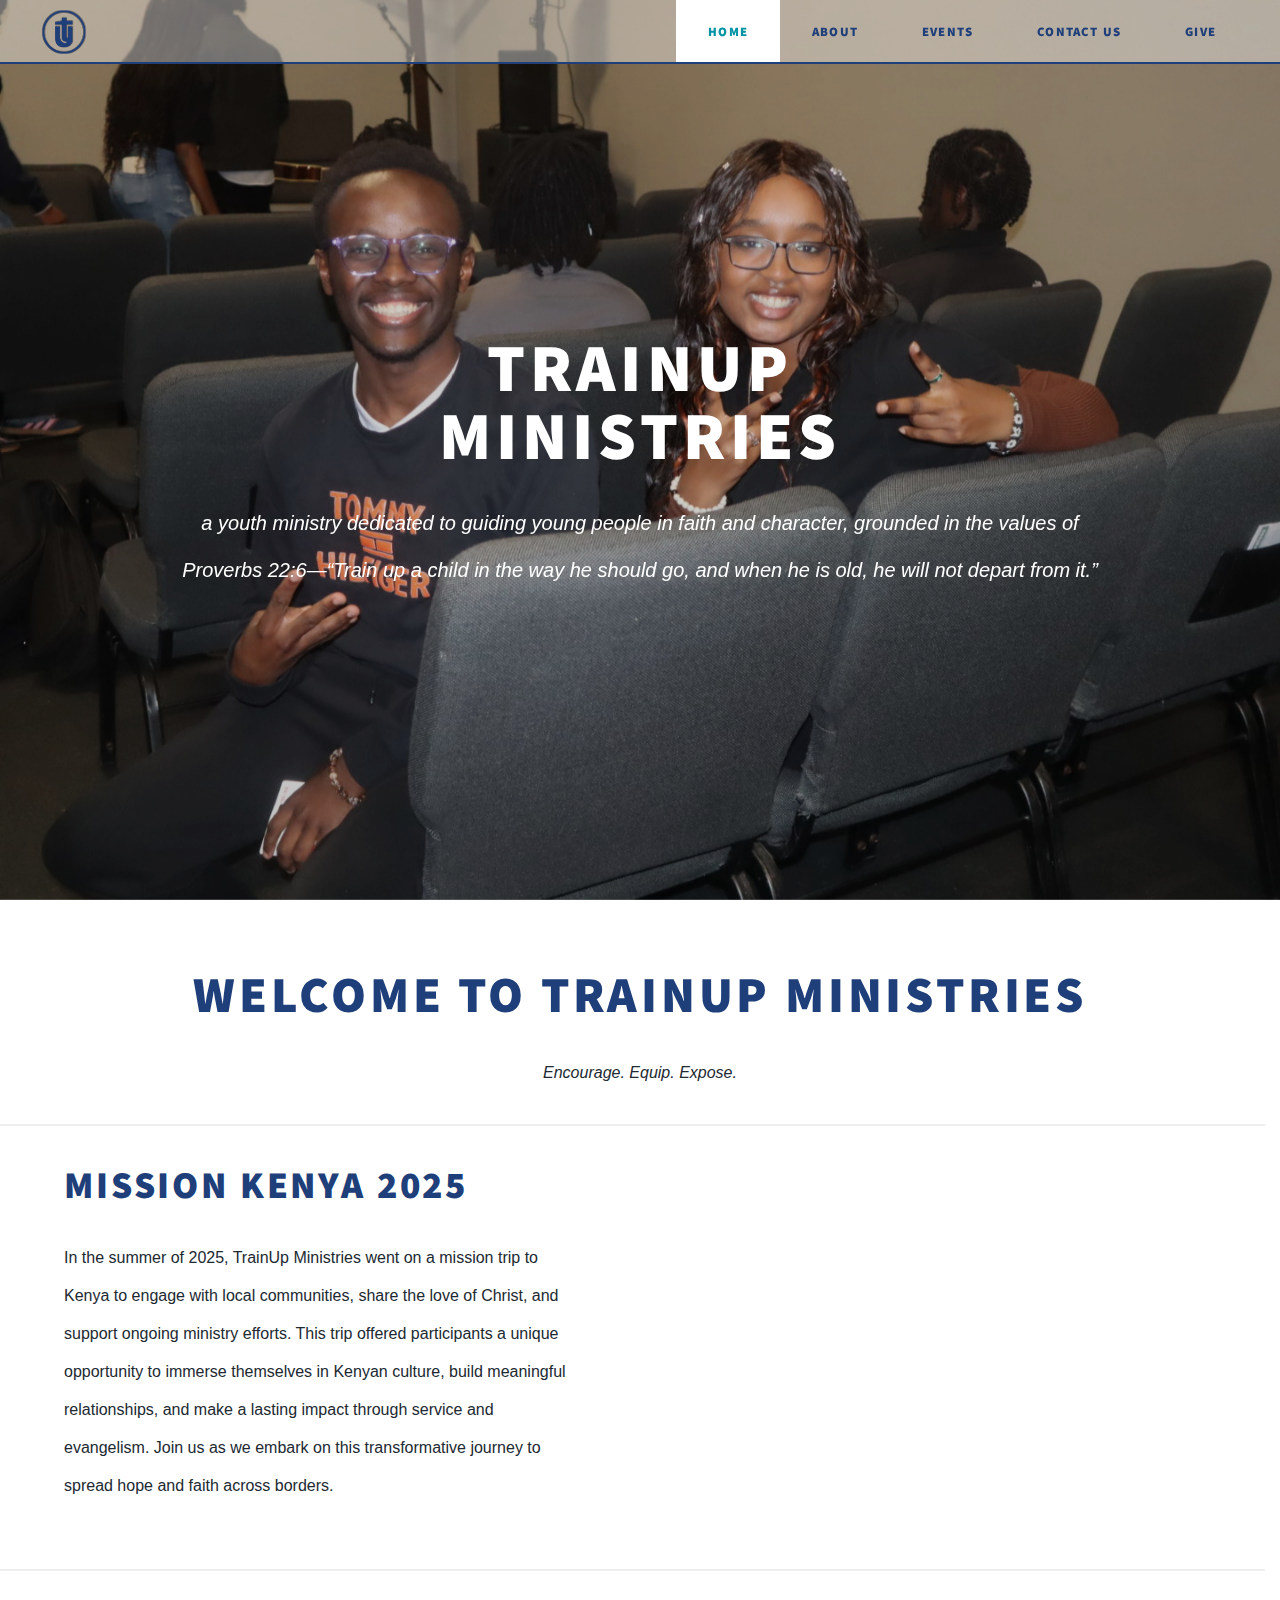
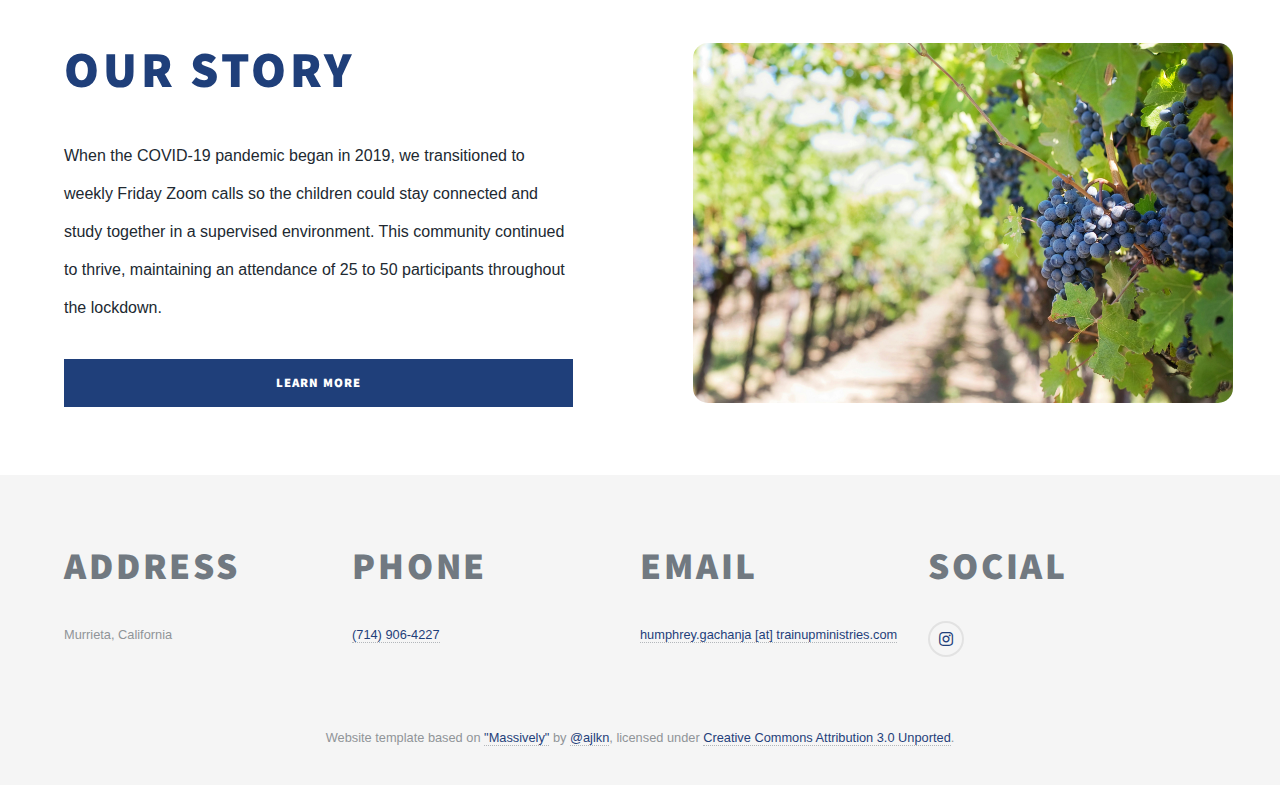
<file: index.html>
<!DOCTYPE HTML>
<!--
	Massively by HTML5 UP
	html5up.net | @ajlkn
	Free for personal and commercial use under the CCA 3.0 license (html5up.net/license)
-->
<html>

<head>
	<title>TrainUp Ministries</title>
	<meta charset="utf-8" />
	<meta name="viewport" content="width=device-width, initial-scale=1, user-scalable=no" />
	<link rel="stylesheet" href="assets/css/main.css" />
	<noscript>
		<link rel="stylesheet" href="assets/css/noscript.css" />
	</noscript>

	<style>
		body {
			font-family: Verdana, sans-serif;
			margin: 0;
		}

		.slideshow-container {
			max-width: 100vw;
			position: relative;
			margin: auto;
			height: 100vh;
			overflow: hidden;
		}

		.mySlides {
			position: absolute;
			width: 100%;
			opacity: 0;
			transition: opacity 1.5s ease-in-out;
		}

		.mySlides img {
			width: 100%;
			height: 100%;
			object-fit: cover;
		}

		.mySlides.show {
			opacity: 1;
			z-index: 1;
		}

		@media only screen and (max-width: 300px) {
			.text {
				font-size: 11px;
			}
		}
	</style>
</head>

<body class="is-preload">

	<!-- Wrapper -->
	<div id="wrapper">

		<div id="introBg">
			<div class="slideshow-container">
				<div class="mySlides show">
					<img src="IMG_1.JPG" alt="Picture of Youth Group">
				</div>
				<div class="mySlides">
					<img src="IMG_2.JPG" alt="Picture of Youth Group">
				</div>
				<div class="mySlides">
					<img src="IMG_3.JPG" alt="Picture of Youth Group">
				</div>
				<div class="mySlides">
					<img src="IMG_4.JPG" alt="Picture of Youth Group">
				</div>
			</div>
		</div>

		<!-- Intro -->
		<div id="intro">
			<h1>TrainUp<br />
				Ministries</h1>
			<p> a youth ministry dedicated to guiding young people in faith and character, grounded in the values of
				Proverbs 22:6—“Train up a child in the way he should go, and when he is old, he will not depart from
				it.”</p>
			<!-- <ul class="actions">
				<li><a href="#header" class="button icon solid solo fa-arrow-down scrolly smoothScroll">Continue</a>
				</li> -->
			</ul>
		</div>

		<!-- Header -->
		<header id="header">
			<a href="./" class="logo"><img src="logoBlue.svg" height="150" width="150" alt="TrainUp Logo"></a>
		</header>

		<!-- Nav -->
		<nav id="nav">
			<a href="./" id="navLink" class="logo"><img src="transparentLogo.svg" id="navLogo" alt="TrainUp Logo"></a>
			<ul class="links">
				<li><a class="active" href="./">Home</a></li>
				<li><a href="./about">About</a></li>
				<li><a href="./events">Events</a></li>
				<li><a href="./contactUs">Contact Us</a></li>
				<li><a href="./give">Give</a></li>
			</ul>
			<!-- <ul class="icons">
				<li><a href="#" class="icon brands fa-twitter"><span class="label">Twitter</span></a></li>
				<li><a href="#" class="icon brands fa-facebook-f"><span class="label">Facebook</span></a></li>
				<li><a href="#" class="icon brands fa-instagram"><span class="label">Instagram</span></a></li>
				<li><a href="#" class="icon brands fa-github"><span class="label">GitHub</span></a></li>
			</ul> -->
		</nav>

		<!-- Main -->
		<div id="main">
			<section id="one" class="main special">
				<header>
					<h2>Welcome to TrainUp Ministries</h2>
					<p style="text-align: center; margin: 0;">Encourage. Equip. Expose.</p>
				</header>
			</section>
			<section id="announcements" class="half"
				style="display: flex; flex-wrap: wrap; justify-content: space-between; align-items: center; padding: 2rem 0; width: calc(100vw - 15px); gap: 1rem;">
				<div style="width: calc(50% - 0.5rem - 20px); padding: 0 2rem 0 4rem;">
					<h3>
						Mission Kenya 2025
					</h3>
					<p>
						In the summer of 2025, TrainUp Ministries went on a mission trip to Kenya to engage with local
						communities, share the love of Christ, and support ongoing ministry efforts. This trip offered
						participants a unique opportunity to immerse themselves in Kenyan culture, build meaningful
						relationships, and make a lasting impact through service and evangelism. Join us as we embark on
						this transformative journey to spread hope and faith across borders.
					</p>
				</div>
				<div
					style="width: calc(50% - 0.5rem - 20px); padding: 0 2rem 0 2rem; display: flex; justify-content: center; align-items: center;">
					<div style="width: 100%; aspect-ratio: 16 / 9;">
						<iframe width="100%" height="100%"
							src="https://www.youtube.com/embed/E0ty99LYuiM?si=mA0gHLTi07ul8T85"
							title="YouTube video player" frameborder="0" style="border-radius: 15px;"
							allow="accelerometer; autoplay; clipboard-write; encrypted-media; gyroscope; picture-in-picture; web-share"
							referrerpolicy="strict-origin-when-cross-origin" allowfullscreen></iframe>
					</div>
				</div>
			</section>
			<section class="half"
				style="display: flex; flex-wrap: wrap; justify-content: space-between; align-items: center; padding: 2rem 0; width: calc(100vw - 15px);">
				<div style="width: calc(50% - 0.5rem - 20px); padding: 0 2rem 0 4rem;">
					<h2>
						Our Story
					</h2>
					<p id="half-p">
					<p id="imageParagraph">
						When the COVID-19 pandemic began in 2019, we transitioned to weekly Friday Zoom calls so the
						children could stay connected and study together in a supervised environment. This community
						continued to thrive, maintaining an attendance of 25 to 50 participants throughout the lockdown.
					</p>

					</p>

					<a href="./about" class="primary button fit">Learn More</a>
				</div>
				<div class="image fit" style="width: calc(50% - 0.5rem - 20px); padding: 0 2rem 0 2rem;">
					<img style="border-radius: 15px;" src="vineyard.jpg" alt="" />
				</div>
			</section>

		</div>

		<!-- Footer -->
		<footer id="footer" style="flex-direction: column;">
			<section class="contact">
				<section class="alt">
					<h3>Address</h3>
					<p>Murrieta, California</p>
				</section>
				<section>
					<h3>Phone</h3>
					<p><a href="#">(714) 906-4227</a></p>
				</section>
				<section>
					<h3>Email</h3>
					<p>
						<a
							href="mailto:&#104;&#117;&#109;&#112;&#104;&#114;&#101;&#121;&#46;&#103;&#97;&#99;&#104;&#97;&#110;&#106;&#97;&#64;&#116;&#114;&#97;&#105;&#110;&#117;&#112;&#109;&#105;&#110;&#105;&#115;&#116;&#114;&#105;&#101;&#115;&#46;&#99;&#111;&#109;">
							humphrey.gachanja [at] trainupministries.com
						</a>
					</p>
				</section>
				<section>
					<h3>Social</h3>
					<ul class="icons alt">
						<li><a href="https://www.instagram.com/trainupministries?igsh=NTc4MTIwNjQ2YQ=="
								class="icon brands alt fa-instagram"><span class="label">Instagram</span></a>
						</li>
					</ul>
				</section>
			</section>
			<p style="text-align: center;" class="small">
				Website template based on <a href="https://html5up.net/massively" target="_blank">"Massively"</a>
				by <a href="https://x.com/ajlkn" target="_blank">@ajlkn</a>,
				licensed under <a href="http://creativecommons.org/licenses/by/3.0/" target="_blank">Creative
					Commons Attribution 3.0 Unported</a>.
			</p>
		</footer>


	</div>

	<!-- Scripts -->
	<script src="assets/js/jquery.min.js"></script>
	<script src="assets/js/jquery.scrollex.min.js"></script>
	<script src="assets/js/jquery.scrolly.min.js"></script>
	<script src="assets/js/browser.min.js"></script>
	<script src="assets/js/breakpoints.min.js"></script>
	<script src="assets/js/util.js"></script>
	<script src="assets/js/main.js"></script>



	<script>
		let slideIndex = 0;
		const slides = document.getElementsByClassName("mySlides");

		function showSlides() {
			for (let i = 0; i < slides.length; i++) {
				slides[i].classList.remove("show");
			}

			slideIndex++;
			if (slideIndex > slides.length) {
				slideIndex = 1;
			}

			slides[slideIndex - 1].classList.add("show");
			setTimeout(showSlides, 5000); // Change every 5s
		}

		showSlides();


		let prevYOffset = window.scrollY;
		window.addEventListener('scroll', () => {
			const currentYOffset = window.scrollY;

			if (currentYOffset > prevYOffset) {
				document.querySelector('#nav').classList.add('scrolling-down');
			} else {
				document.querySelector('#nav').classList.remove('scrolling-down');
			}

			prevYOffset = currentYOffset;

			if (currentYOffset > window.innerHeight) {
				document.querySelector('#nav').classList.add('main-nav');
			}
			else {
				document.querySelector('#nav').classList.remove('main-nav');
			}
		});

		// window.alert("Website is still under contruction. Feel free to explore, but some features may not work as expected. Thank you for your patience!");
	</script>


</body>

</html>
</file>
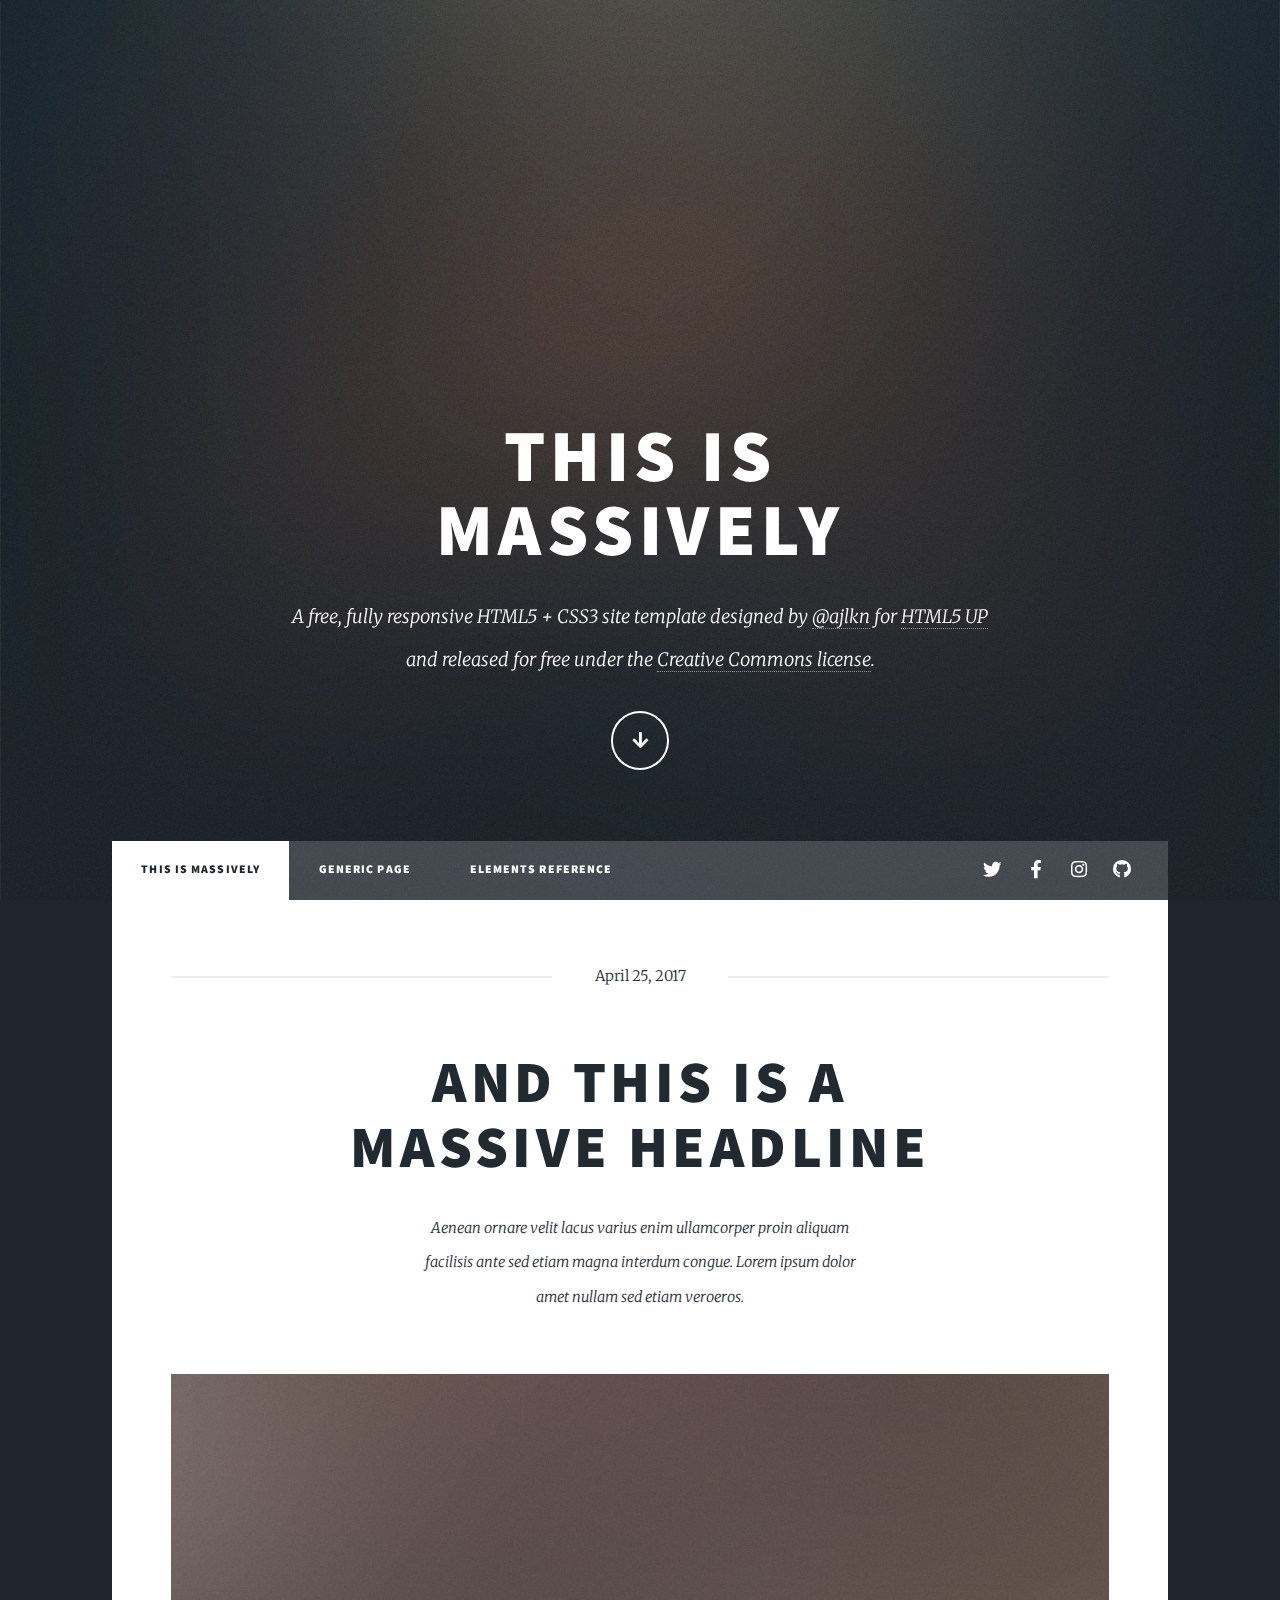
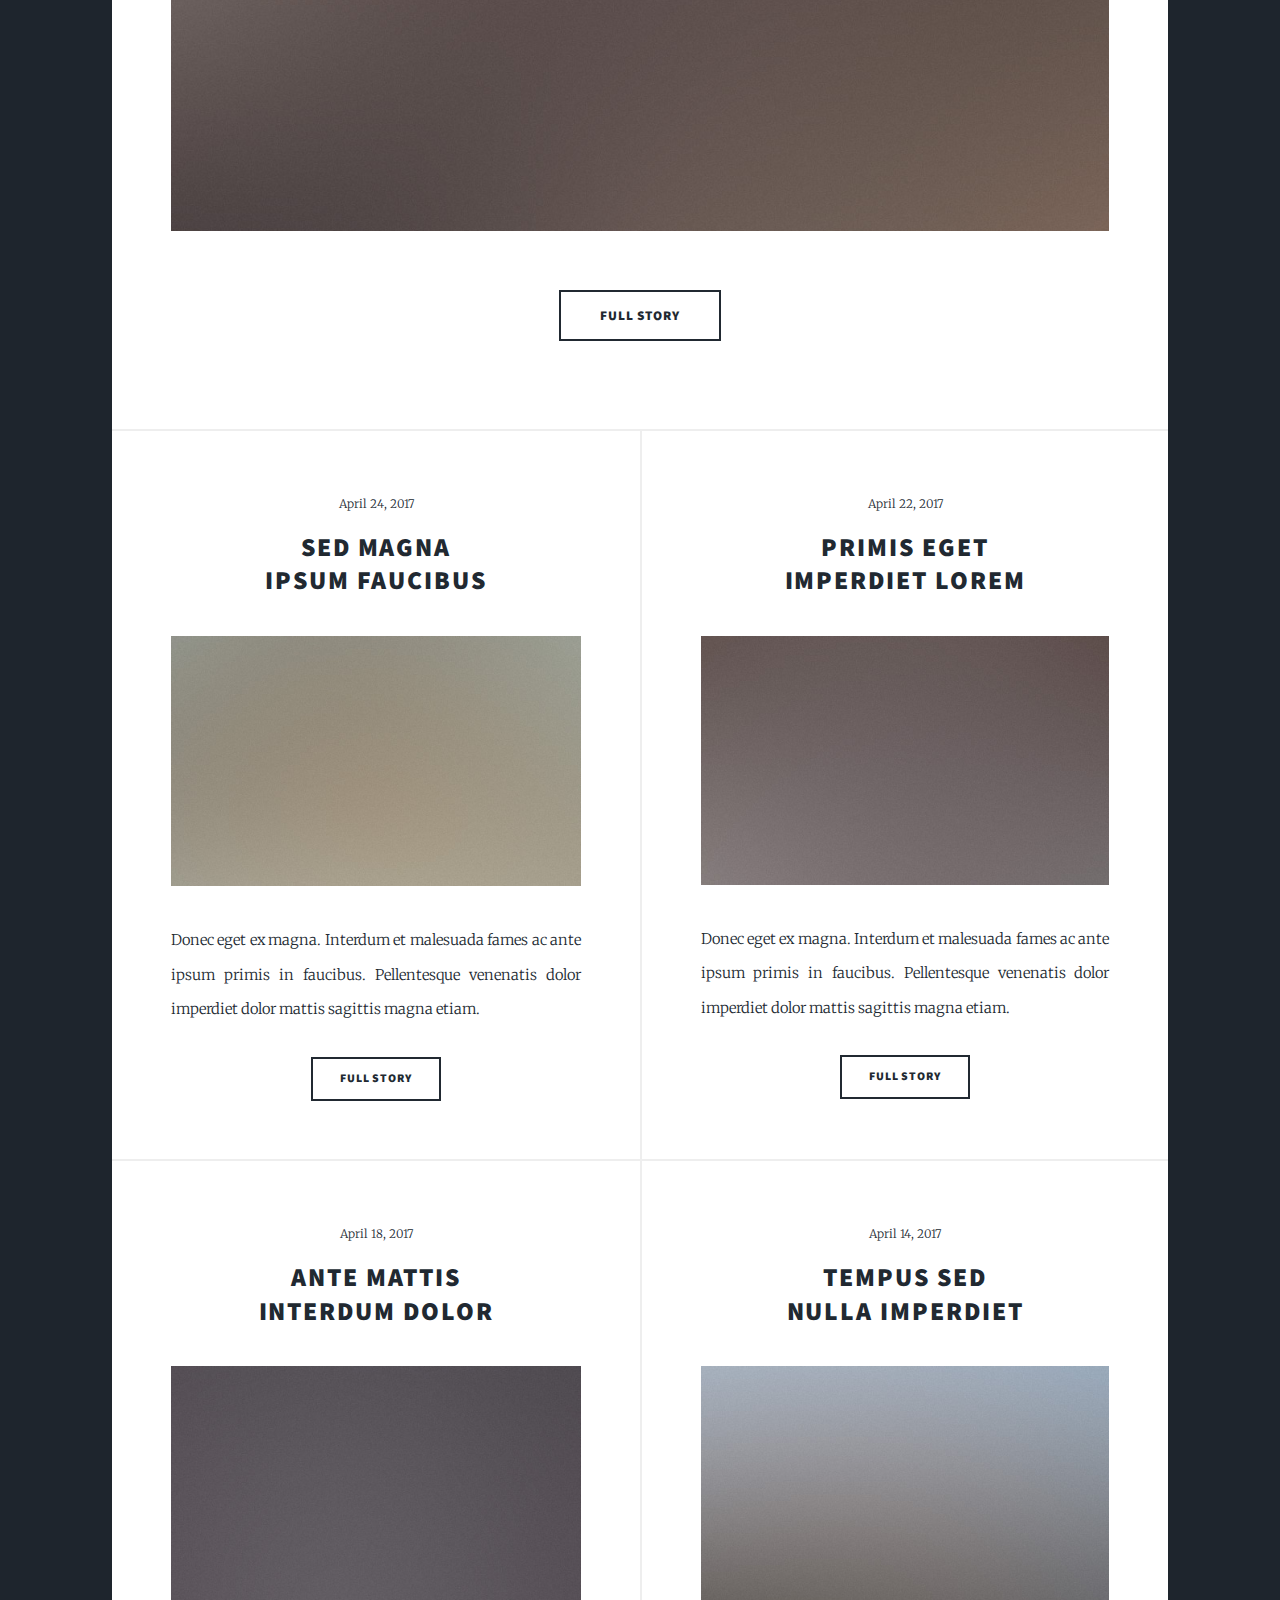
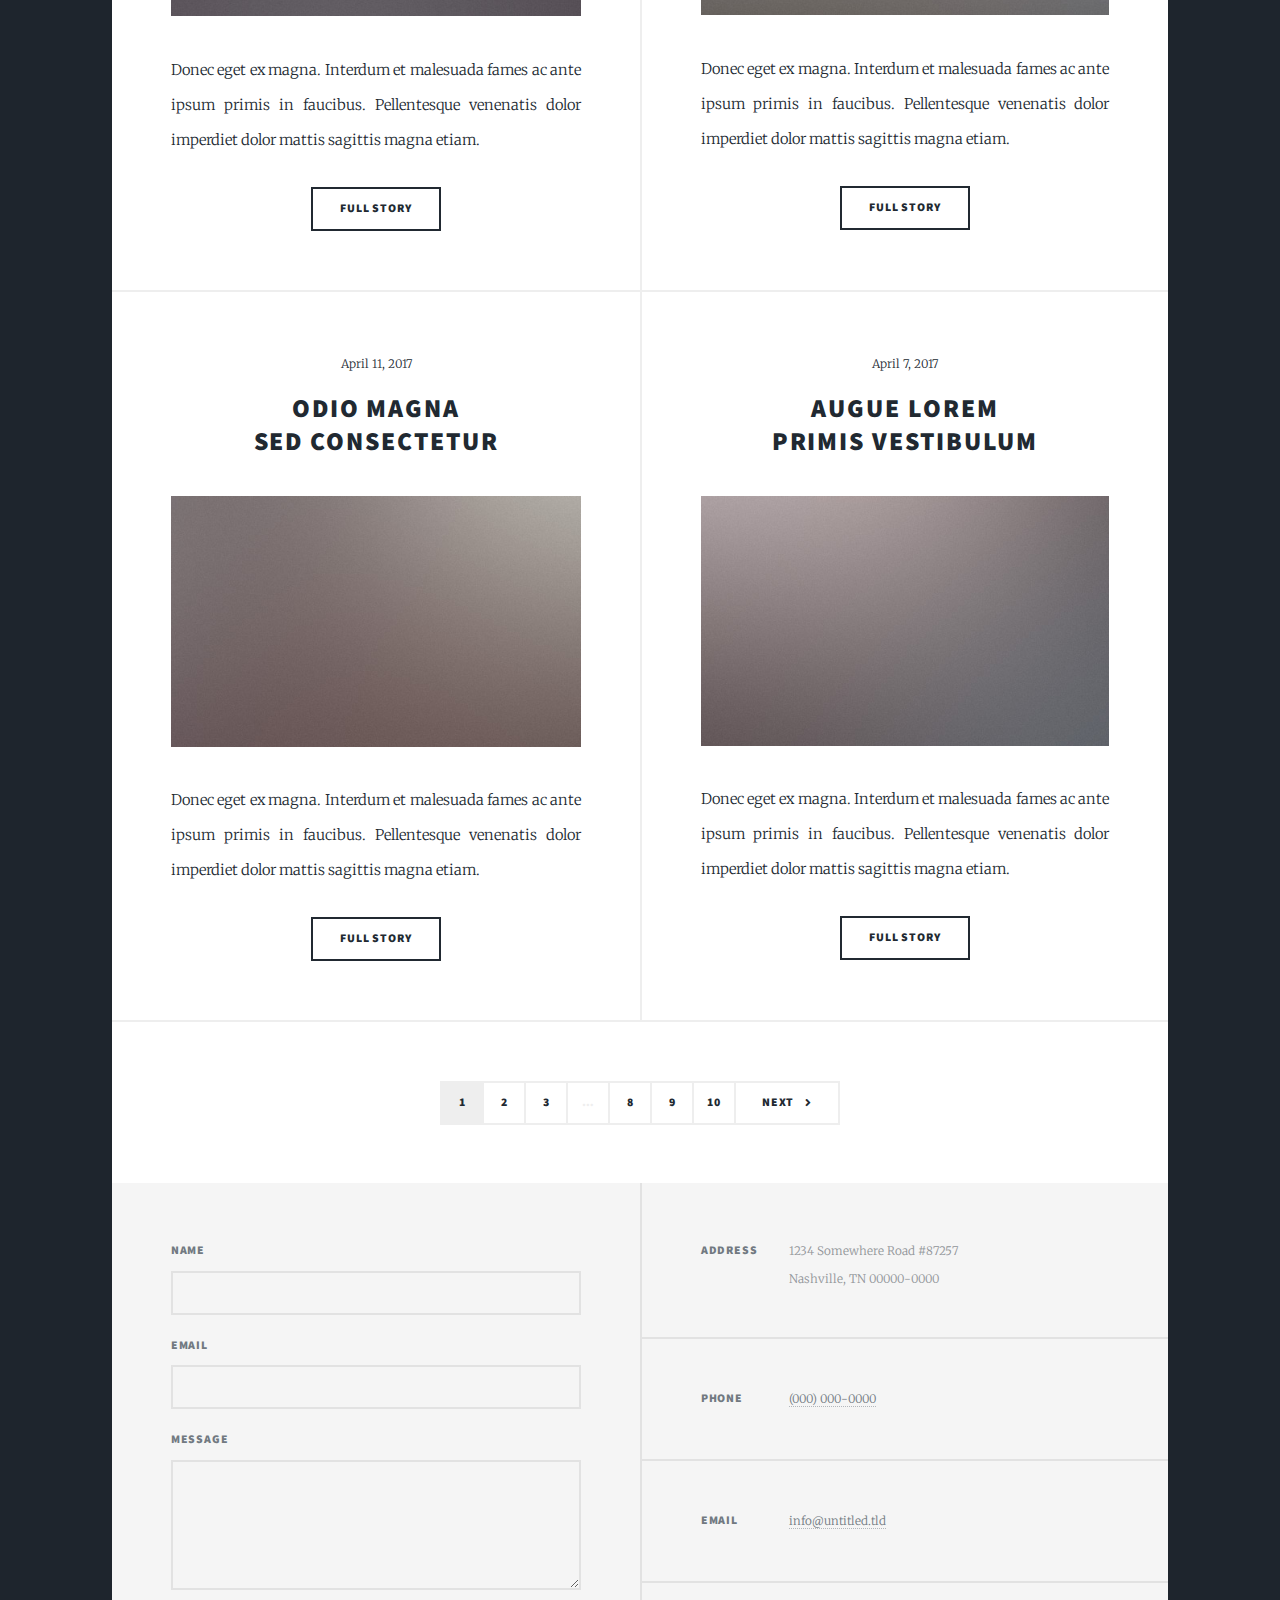
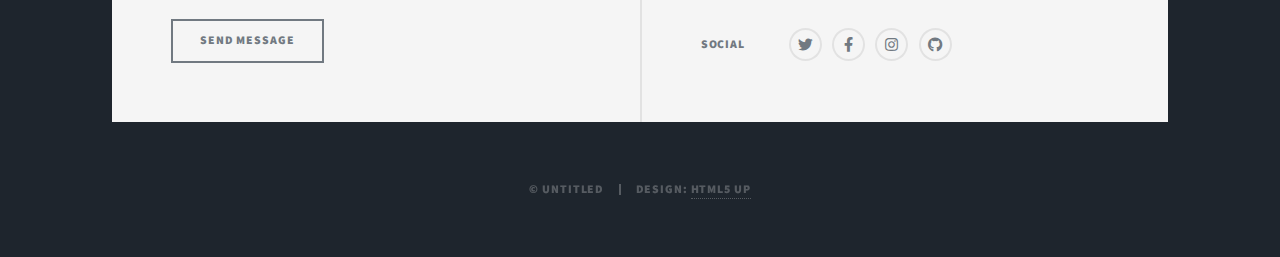
<file: html5up-massively/index.html>
<!DOCTYPE HTML>
<!--
	Massively by HTML5 UP
	html5up.net | @ajlkn
	Free for personal and commercial use under the CCA 3.0 license (html5up.net/license)
-->
<html>
	<head>
		<title>Massively by HTML5 UP</title>
		<meta charset="utf-8" />
		<meta name="viewport" content="width=device-width, initial-scale=1, user-scalable=no" />
		<link rel="stylesheet" href="assets/css/main.css" />
		<noscript><link rel="stylesheet" href="assets/css/noscript.css" /></noscript>
	</head>
	<body class="is-preload">

		<!-- Wrapper -->
			<div id="wrapper" class="fade-in">

				<!-- Intro -->
					<div id="intro">
						<h1>This is<br />
						Massively</h1>
						<p>A free, fully responsive HTML5 + CSS3 site template designed by <a href="https://twitter.com/ajlkn">@ajlkn</a> for <a href="https://html5up.net">HTML5 UP</a><br />
						and released for free under the <a href="https://html5up.net/license">Creative Commons license</a>.</p>
						<ul class="actions">
							<li><a href="#header" class="button icon solid solo fa-arrow-down scrolly">Continue</a></li>
						</ul>
					</div>

				<!-- Header -->
					<header id="header">
						<a href="index.html" class="logo">Massively</a>
					</header>

				<!-- Nav -->
					<nav id="nav">
						<ul class="links">
							<li class="active"><a href="index.html">This is Massively</a></li>
							<li><a href="generic.html">Generic Page</a></li>
							<li><a href="elements.html">Elements Reference</a></li>
						</ul>
						<ul class="icons">
							<li><a href="#" class="icon brands fa-twitter"><span class="label">Twitter</span></a></li>
							<li><a href="#" class="icon brands fa-facebook-f"><span class="label">Facebook</span></a></li>
							<li><a href="#" class="icon brands fa-instagram"><span class="label">Instagram</span></a></li>
							<li><a href="#" class="icon brands fa-github"><span class="label">GitHub</span></a></li>
						</ul>
					</nav>

				<!-- Main -->
					<div id="main">

						<!-- Featured Post -->
							<article class="post featured">
								<header class="major">
									<span class="date">April 25, 2017</span>
									<h2><a href="#">And this is a<br />
									massive headline</a></h2>
									<p>Aenean ornare velit lacus varius enim ullamcorper proin aliquam<br />
									facilisis ante sed etiam magna interdum congue. Lorem ipsum dolor<br />
									amet nullam sed etiam veroeros.</p>
								</header>
								<a href="#" class="image main"><img src="images/pic01.jpg" alt="" /></a>
								<ul class="actions special">
									<li><a href="#" class="button large">Full Story</a></li>
								</ul>
							</article>

						<!-- Posts -->
							<section class="posts">
								<article>
									<header>
										<span class="date">April 24, 2017</span>
										<h2><a href="#">Sed magna<br />
										ipsum faucibus</a></h2>
									</header>
									<a href="#" class="image fit"><img src="images/pic02.jpg" alt="" /></a>
									<p>Donec eget ex magna. Interdum et malesuada fames ac ante ipsum primis in faucibus. Pellentesque venenatis dolor imperdiet dolor mattis sagittis magna etiam.</p>
									<ul class="actions special">
										<li><a href="#" class="button">Full Story</a></li>
									</ul>
								</article>
								<article>
									<header>
										<span class="date">April 22, 2017</span>
										<h2><a href="#">Primis eget<br />
										imperdiet lorem</a></h2>
									</header>
									<a href="#" class="image fit"><img src="images/pic03.jpg" alt="" /></a>
									<p>Donec eget ex magna. Interdum et malesuada fames ac ante ipsum primis in faucibus. Pellentesque venenatis dolor imperdiet dolor mattis sagittis magna etiam.</p>
									<ul class="actions special">
										<li><a href="#" class="button">Full Story</a></li>
									</ul>
								</article>
								<article>
									<header>
										<span class="date">April 18, 2017</span>
										<h2><a href="#">Ante mattis<br />
										interdum dolor</a></h2>
									</header>
									<a href="#" class="image fit"><img src="images/pic04.jpg" alt="" /></a>
									<p>Donec eget ex magna. Interdum et malesuada fames ac ante ipsum primis in faucibus. Pellentesque venenatis dolor imperdiet dolor mattis sagittis magna etiam.</p>
									<ul class="actions special">
										<li><a href="#" class="button">Full Story</a></li>
									</ul>
								</article>
								<article>
									<header>
										<span class="date">April 14, 2017</span>
										<h2><a href="#">Tempus sed<br />
										nulla imperdiet</a></h2>
									</header>
									<a href="#" class="image fit"><img src="images/pic05.jpg" alt="" /></a>
									<p>Donec eget ex magna. Interdum et malesuada fames ac ante ipsum primis in faucibus. Pellentesque venenatis dolor imperdiet dolor mattis sagittis magna etiam.</p>
									<ul class="actions special">
										<li><a href="#" class="button">Full Story</a></li>
									</ul>
								</article>
								<article>
									<header>
										<span class="date">April 11, 2017</span>
										<h2><a href="#">Odio magna<br />
										sed consectetur</a></h2>
									</header>
									<a href="#" class="image fit"><img src="images/pic06.jpg" alt="" /></a>
									<p>Donec eget ex magna. Interdum et malesuada fames ac ante ipsum primis in faucibus. Pellentesque venenatis dolor imperdiet dolor mattis sagittis magna etiam.</p>
									<ul class="actions special">
										<li><a href="#" class="button">Full Story</a></li>
									</ul>
								</article>
								<article>
									<header>
										<span class="date">April 7, 2017</span>
										<h2><a href="#">Augue lorem<br />
										primis vestibulum</a></h2>
									</header>
									<a href="#" class="image fit"><img src="images/pic07.jpg" alt="" /></a>
									<p>Donec eget ex magna. Interdum et malesuada fames ac ante ipsum primis in faucibus. Pellentesque venenatis dolor imperdiet dolor mattis sagittis magna etiam.</p>
									<ul class="actions special">
										<li><a href="#" class="button">Full Story</a></li>
									</ul>
								</article>
							</section>

						<!-- Footer -->
							<footer>
								<div class="pagination">
									<!--<a href="#" class="previous">Prev</a>-->
									<a href="#" class="page active">1</a>
									<a href="#" class="page">2</a>
									<a href="#" class="page">3</a>
									<span class="extra">&hellip;</span>
									<a href="#" class="page">8</a>
									<a href="#" class="page">9</a>
									<a href="#" class="page">10</a>
									<a href="#" class="next">Next</a>
								</div>
							</footer>

					</div>

				<!-- Footer -->
					<footer id="footer">
						<section>
							<form method="post" action="#">
								<div class="fields">
									<div class="field">
										<label for="name">Name</label>
										<input type="text" name="name" id="name" />
									</div>
									<div class="field">
										<label for="email">Email</label>
										<input type="text" name="email" id="email" />
									</div>
									<div class="field">
										<label for="message">Message</label>
										<textarea name="message" id="message" rows="3"></textarea>
									</div>
								</div>
								<ul class="actions">
									<li><input type="submit" value="Send Message" /></li>
								</ul>
							</form>
						</section>
						<section class="split contact">
							<section class="alt">
								<h3>Address</h3>
								<p>1234 Somewhere Road #87257<br />
								Nashville, TN 00000-0000</p>
							</section>
							<section>
								<h3>Phone</h3>
								<p><a href="#">(000) 000-0000</a></p>
							</section>
							<section>
								<h3>Email</h3>
								<p><a href="#">info@untitled.tld</a></p>
							</section>
							<section>
								<h3>Social</h3>
								<ul class="icons alt">
									<li><a href="#" class="icon brands alt fa-twitter"><span class="label">Twitter</span></a></li>
									<li><a href="#" class="icon brands alt fa-facebook-f"><span class="label">Facebook</span></a></li>
									<li><a href="#" class="icon brands alt fa-instagram"><span class="label">Instagram</span></a></li>
									<li><a href="#" class="icon brands alt fa-github"><span class="label">GitHub</span></a></li>
								</ul>
							</section>
						</section>
					</footer>

				<!-- Copyright -->
					<div id="copyright">
						<ul><li>&copy; Untitled</li><li>Design: <a href="https://html5up.net">HTML5 UP</a></li></ul>
					</div>

			</div>

		<!-- Scripts -->
			<script src="assets/js/jquery.min.js"></script>
			<script src="assets/js/jquery.scrollex.min.js"></script>
			<script src="assets/js/jquery.scrolly.min.js"></script>
			<script src="assets/js/browser.min.js"></script>
			<script src="assets/js/breakpoints.min.js"></script>
			<script src="assets/js/util.js"></script>
			<script src="assets/js/main.js"></script>

	</body>
</html>
</file>
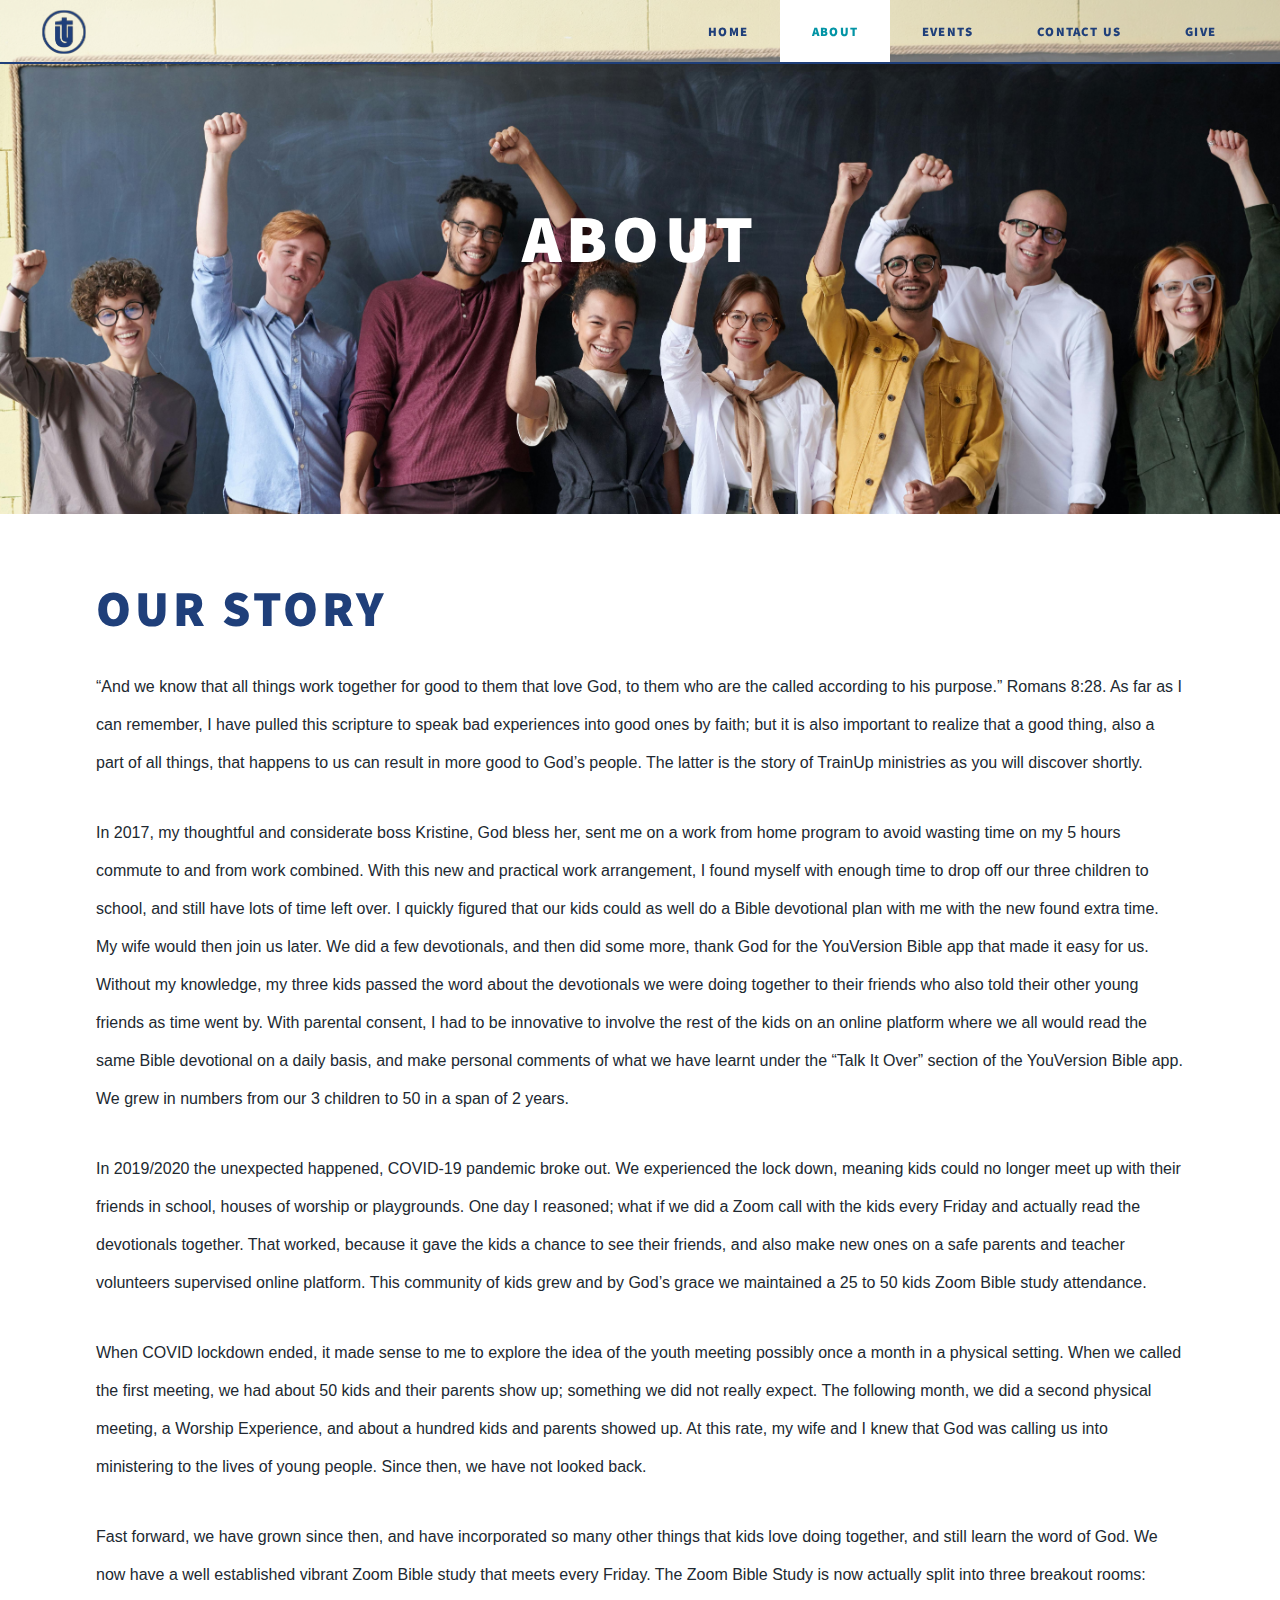
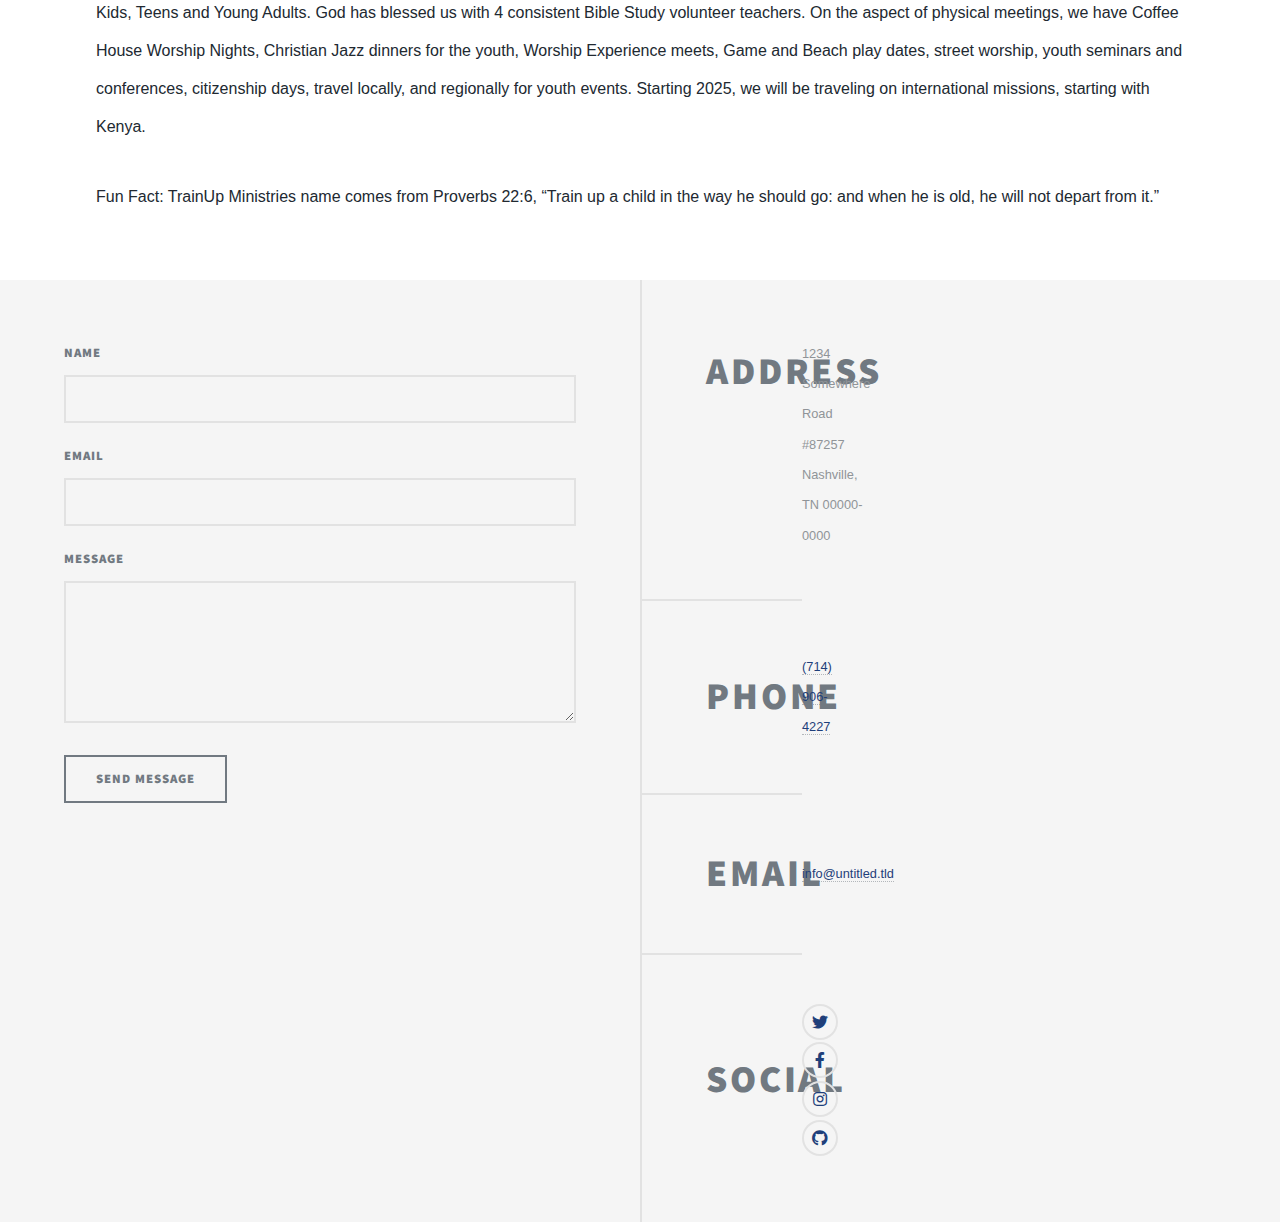
<file: about.html>
<!DOCTYPE HTML>
<!--
	Massively by HTML5 UP
	html5up.net | @ajlkn
	Free for personal and commercial use under the CCA 3.0 license (html5up.net/license)
-->
<html>

<head>
    <title>TrainUp Ministries</title>
    <meta charset="utf-8" />
    <meta name="viewport" content="width=device-width, initial-scale=1, user-scalable=no" />
    <link rel="stylesheet" href="assets/css/main.css" />
    <noscript>
        <link rel="stylesheet" href="assets/css/noscript.css" />
    </noscript>

    <style>
        body {
            font-family: Verdana, sans-serif;
            margin: 0;
        }

        .slideshow-container {
            max-width: 100vw;
            position: relative;
            margin: auto;
            height: 100vh;
            overflow: hidden;
        }

        .mySlides {
            position: absolute;
            width: 100%;
            opacity: 0;
            transition: opacity 1.5s ease-in-out;
        }

        .mySlides img {
            width: 100%;
            height: 100%;
            object-fit: cover;
        }

        .mySlides.show {
            opacity: 1;
            z-index: 1;
        }

        @media only screen and (max-width: 300px) {
            .text {
                font-size: 11px;
            }
        }
    </style>
</head>

<body class="is-preload">

    <!-- Wrapper -->
    <div id="wrapper">

        <!-- Header -->
        <header id="header"
            style="padding: 0; display: flex; justify-content: center; height: calc(50vh + 4rem); background-image: url('workTeam.jpg'); background-attachment: fixed;">
            <h1>About</h1>
        </header>

        <!-- Nav -->
        <nav id="nav">
            <a href="./" id="navLink" class="logo"><img src="transparentLogo.svg" id="navLogo" alt="TrainUp Logo"></a>
            <ul class="links">
                <li><a href="./">Home</a></li>
                <li><a class="active" href="./about">About</a></li>
                <li><a href="./events">Events</a></li>
                <li><a href="./contact">Contact Us</a></li>
                <li><a href="./give">Give</a></li>
            </ul>
            <!-- <ul class="icons">
				<li><a href="#" class="icon brands fa-twitter"><span class="label">Twitter</span></a></li>
				<li><a href="#" class="icon brands fa-facebook-f"><span class="label">Facebook</span></a></li>
				<li><a href="#" class="icon brands fa-instagram"><span class="label">Instagram</span></a></li>
				<li><a href="#" class="icon brands fa-github"><span class="label">GitHub</span></a></li>
			</ul> -->
        </nav>

        <!-- Main -->
        <div id="main">
            <section id="story" style="padding: 4rem 6rem 2rem 6rem;">
                <h2>Our Story</h2>
                <p>“And we know that all things work together for good to them that
                    love God, to them who are the
                    called according to his purpose.” Romans 8:28. As far as I can
                    remember, I have pulled this scripture to speak bad experiences into good ones by faith; but it
                    is
                    also important to realize that a good thing, also a part of all things, that happens to us can
                    result in more good to God’s people. The latter is the story of TrainUp ministries as you will
                    discover shortly.
                </p>
                <p>In 2017, my thoughtful and considerate boss Kristine, God bless her, sent me on a work from
                    home program to avoid wasting time on my 5 hours commute to and from work combined. With
                    this new and practical work arrangement, I found myself with enough time to drop off our three
                    children to school, and still have lots of time left over. I quickly figured that our kids could as
                    well
                    do a Bible devotional plan with me with the new found extra time. My wife would then join us
                    later. We did a few devotionals, and then did some more, thank God for the YouVersion Bible
                    app that made it easy for us. Without my knowledge, my three kids passed the word about the
                    devotionals we were doing together to their friends who also told their other young friends as
                    time went by. With parental consent, I had to be innovative to involve the rest of the kids on an
                    online platform where we all would read the same Bible devotional on a daily basis, and make
                    personal comments of what we have learnt under the “Talk It Over” section of the YouVersion
                    Bible app. We grew in numbers from our 3 children to 50 in a span of 2 years.
                </p>
                <p>In 2019/2020 the unexpected happened, COVID-19 pandemic broke out. We experienced the
                    lock down, meaning kids could no longer meet up with their friends in school, houses of worship
                    or playgrounds. One day I reasoned; what if we did a Zoom call with the kids every Friday and
                    actually read the devotionals together. That worked, because it gave the kids a chance to see
                    their friends, and also make new ones on a safe parents and teacher volunteers supervised
                    online platform. This community of kids grew and by God’s grace we maintained a 25 to 50 kids
                    Zoom Bible study attendance.
                </p>
                <p>
                    When COVID lockdown ended, it made sense to me to explore the idea of the youth meeting
                    possibly once a month in a physical setting. When we called the first meeting, we had about 50
                    kids and their parents show up; something we did not really expect. The following month, we did
                    a second physical meeting, a Worship Experience, and about a hundred kids and parents
                    showed up. At this rate, my wife and I knew that God was calling us into ministering to the lives
                    of young people. Since then, we have not looked back.
                </p>
                <p>
                    Fast forward, we have grown since then, and have incorporated so many other things that kids
                    love doing together, and still learn the word of God. We now have a well established vibrant
                    Zoom Bible study that meets every Friday. The Zoom Bible Study is now actually split into three
                    breakout rooms: Kids, Teens and Young Adults. God has blessed us with 4 consistent Bible
                    Study volunteer teachers. On the aspect of physical meetings, we have Coffee House Worship
                    Nights, Christian Jazz dinners for the youth, Worship Experience meets, Game and Beach play
                    dates, street worship, youth seminars and conferences, citizenship days, travel locally, and
                    regionally for youth events. Starting 2025, we will be traveling on international missions, starting
                    with Kenya.
                </p>
                <p>
                    Fun Fact: TrainUp Ministries name comes from Proverbs 22:6, “Train up a child in the way he
                    should go: and when he is old, he will not depart from it.”
                </p>


            </section>
        </div>

        <!-- Footer -->
        <footer id="footer">
            <section>
                <form method="post" action="https://formspree.io/f/xzzgpbqo">
                    <div class="fields">
                        <div class="field">
                            <label for="name">Name</label>
                            <input type="text" name="name" id="name" />
                        </div>
                        <div class="field">
                            <label for="email">Email</label>
                            <input type="text" name="email" id="email" />
                        </div>
                        <div class="field">
                            <label for="message">Message</label>
                            <textarea name="message" id="message" rows="3"></textarea>
                        </div>
                    </div>
                    <ul class="actions">
                        <li><input type="submit" value="Send Message" /></li>
                    </ul>
                </form>
            </section>
            <section class="split contact">
                <section class="alt">
                    <h3>Address</h3>
                    <p>1234 Somewhere Road #87257<br />
                        Nashville, TN 00000-0000</p>
                </section>
                <section>
                    <h3>Phone</h3>
                    <p><a href="#">(714) 906-4227</a></p>
                </section>
                <section>
                    <h3>Email</h3>
                    <p><a href="#">info@untitled.tld</a></p>
                </section>
                <section>
                    <h3>Social</h3>
                    <ul class="icons alt">
                        <li><a href="#" class="icon brands alt fa-twitter"><span class="label">Twitter</span></a>
                        </li>
                        <li><a href="#" class="icon brands alt fa-facebook-f"><span class="label">Facebook</span></a>
                        </li>
                        <li><a href="#" class="icon brands alt fa-instagram"><span class="label">Instagram</span></a>
                        </li>
                        <li><a href="#" class="icon brands alt fa-github"><span class="label">GitHub</span></a>
                        </li>
                    </ul>
                </section>
            </section>
        </footer>


    </div>

    <!-- Scripts -->
    <script src="assets/js/jquery.min.js"></script>
    <script src="assets/js/jquery.scrollex.min.js"></script>
    <script src="assets/js/jquery.scrolly.min.js"></script>
    <script src="assets/js/browser.min.js"></script>
    <script src="assets/js/breakpoints.min.js"></script>
    <script src="assets/js/util.js"></script>
    <script src="assets/js/main.js"></script>



    <script>
        let prevYOffset = window.scrollY;
        window.addEventListener('scroll', () => {
            const currentYOffset = window.scrollY;

            if (currentYOffset > prevYOffset) {
                document.querySelector('#nav').classList.add('scrolling-down');
            } else {
                document.querySelector('#nav').classList.remove('scrolling-down');
            }

            prevYOffset = currentYOffset;

            if (currentYOffset > (window.innerHeight * 0.5) + 4 + (parseFloat(getComputedStyle(document.documentElement).fontSize) * 4)) {
                document.querySelector('#nav').classList.add('main-nav');
            }
            else {
                document.querySelector('#nav').classList.remove('main-nav');
            }
        });
    </script>


</body>

</html>
</file>
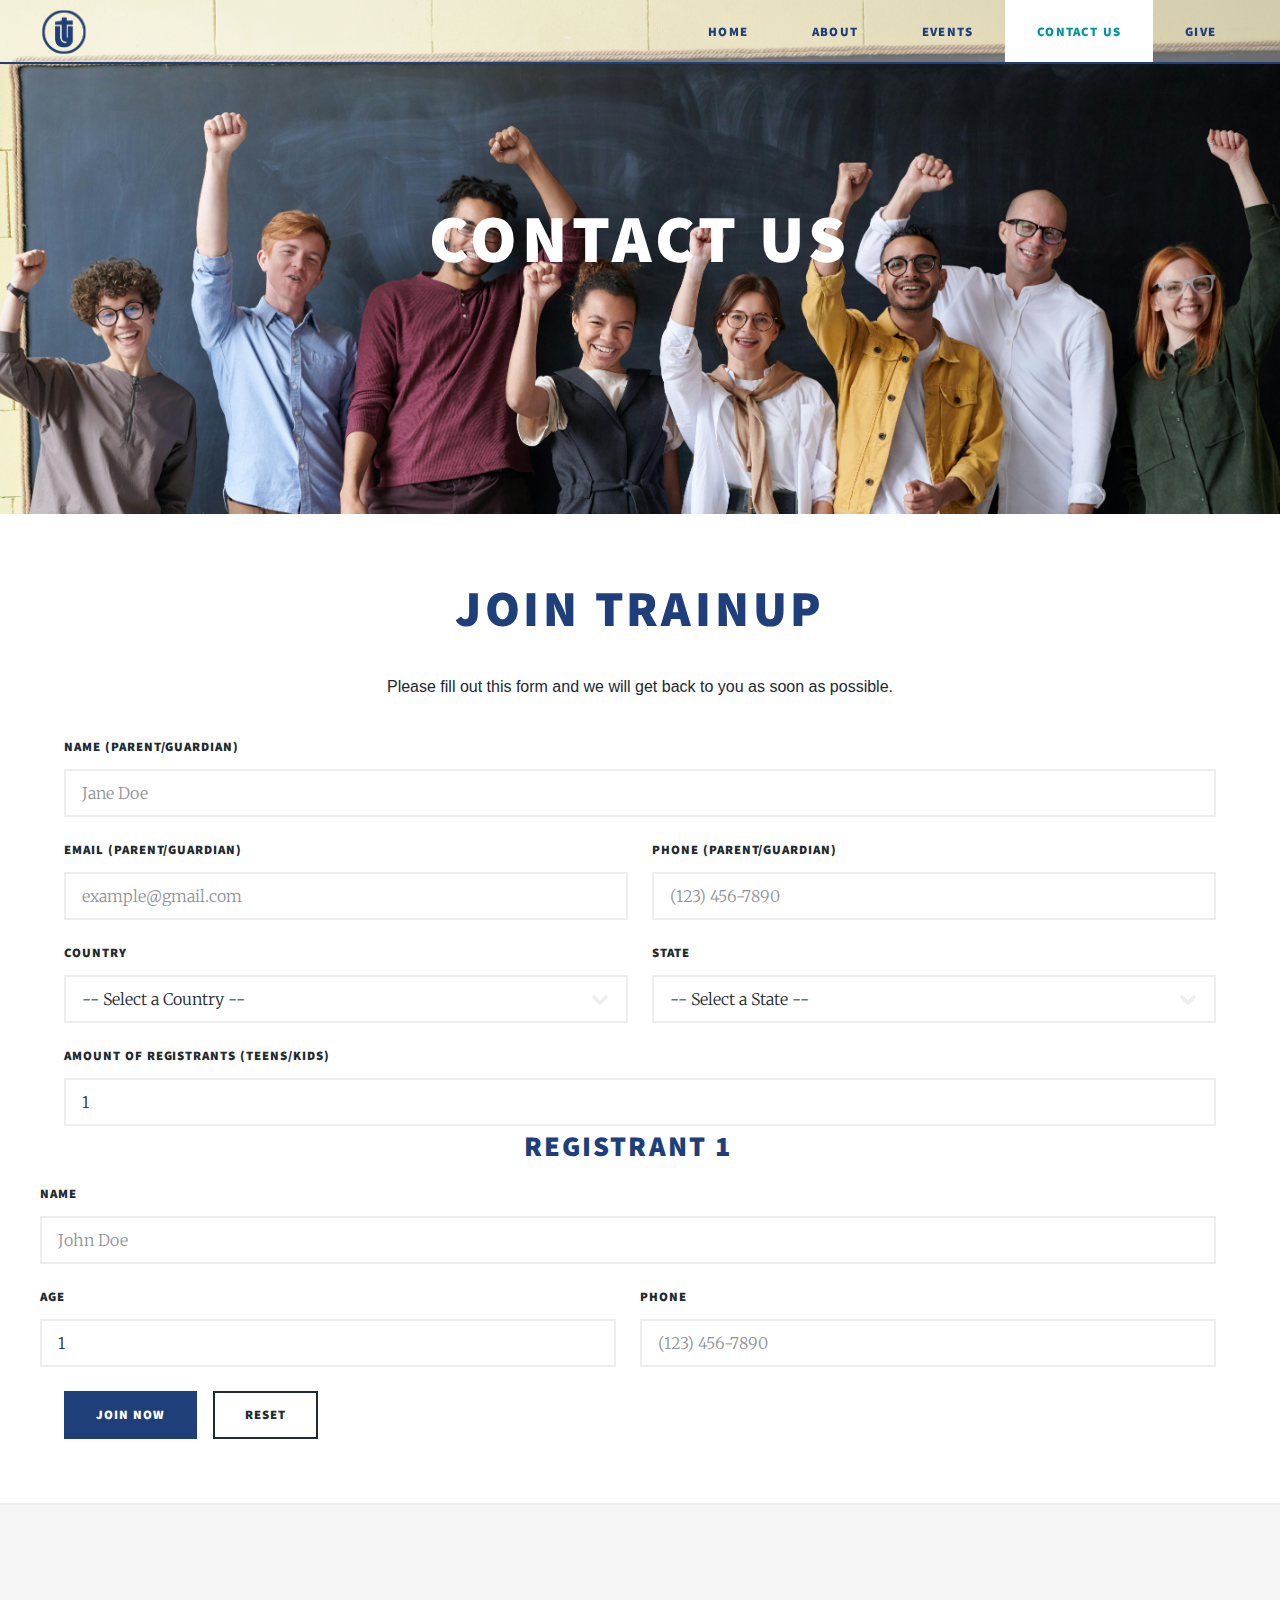
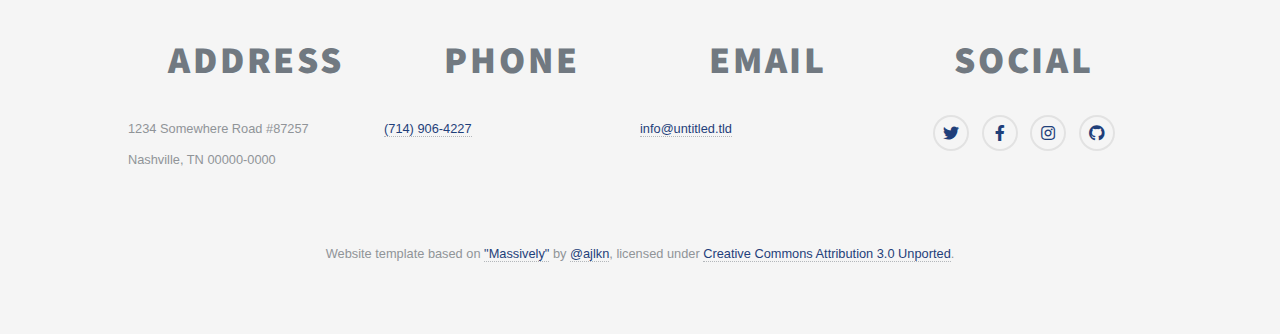
<file: contact.html>
<!DOCTYPE HTML>
<!--
	Massively by HTML5 UP
	html5up.net | @ajlkn
	Free for personal and commercial use under the CCA 3.0 license (html5up.net/license)
-->
<html>

<head>
    <title>TrainUp Ministries</title>
    <meta charset="utf-8" />
    <meta name="viewport" content="width=device-width, initial-scale=1, user-scalable=no" />
    <link rel="stylesheet" href="assets/css/main.css" />
    <noscript>
        <link rel="stylesheet" href="assets/css/noscript.css" />
    </noscript>
</head>

<body class="is-preload">

    <!-- Wrapper -->
    <div id="wrapper">

        <!-- Header -->
        <header id="header"
            style="padding: 0; display: flex; justify-content: center; height: calc(50vh + 4rem); background-image: url('workTeam.jpg'); background-attachment: fixed;">
            <h1>Contact Us</h1>
        </header>

        <!-- Nav -->
        <nav id="nav">
            <a href="./" id="navLink" class="logo"><img src="transparentLogo.svg" id="navLogo" alt="TrainUp Logo"></a>
            <ul class="links">
                <li><a href="./">Home</a></li>
                <li><a href="./about">About</a></li>
                <li><a href="./events">Events</a></li>
                <li><a class="active" href="./contact">Contact Us</a></li>
                <li><a href="./give">Give</a></li>
            </ul>
            <!-- <ul class="icons">
				<li><a href="#" class="icon brands fa-twitter"><span class="label">Twitter</span></a></li>
				<li><a href="#" class="icon brands fa-facebook-f"><span class="label">Facebook</span></a></li>
				<li><a href="#" class="icon brands fa-instagram"><span class="label">Instagram</span></a></li>
				<li><a href="#" class="icon brands fa-github"><span class="label">GitHub</span></a></li>
			</ul> -->
        </nav>

        <!-- Main -->
        <div id="main">
            <!-- <section class="wrapper style1 align-center">
                <div class="inner">
                    <h2>Get in Touch</h2>
                    <p style="text-align: center;">
                        Stay up to date with our latest events, news, and announcements by joining our WhatsApp group,
                        and don't forget to follow us on
                        TikTok
                        and Instagram for the latest updates and content!
                    </p>
                    <ul class="icons" style="margin: 0 auto; text-align: center;">
                        <li><a href="#" class="icon brands fa-tiktok"><span class="label">Tiktok</span></a></li>
                        <li><a href="#" class="icon brands fa-instagram"><span class="label">Instagram</span></a></li>
                        <li><a href="#" class="icon brands fa-whatsapp"><span class="label">Whatsapp</span></a></li>
                    </ul>
                </div>
            </section> -->

            <section class="wrapper style2 align-center">
                <div class="inner">
                    <h2>Join TrainUp</h2>
                    <p style="text-align: center;">Please fill out this form and we will get back to you as soon as
                        possible.</p>
                </div>

                <form method="post" id="signUpForm">
                    <div class="row gtr-uniform">
                        <div class="col-12">
                            <label for="name">Name (Parent/Guardian)</label>
                            <input type="text" name="name" id="name" value="" placeholder="Jane Doe" required />
                        </div>
                        <div class="col-6 col-12-xsmall">
                            <label for="email">Email (Parent/Guardian)</label>
                            <input type="email" name="email" id="email" value="" placeholder="example@gmail.com"
                                required />
                        </div>
                        <div class="col-6 col-12-xsmall">
                            <label for="phone">Phone (Parent/Guardian)</label>
                            <input type="tel" name="phone" id="phone" value="" placeholder="(123) 456-7890" required />
                        </div>
                        <div class="col-6 col-12-xsmall">
                            <label for="country">Country</label>
                            <select name="country" id="country" required>
                                <option value="">-- Select a Country --</option>
                                <option value="Afghanistan">Afghanistan</option>
                                <option value="Albania">Albania</option>
                                <option value="Algeria">Algeria</option>
                                <option value="Andorra">Andorra</option>
                                <option value="Angola">Angola</option>
                                <option value="Antigua and Barbuda">Antigua and Barbuda</option>
                                <option value="Argentina">Argentina</option>
                                <option value="Armenia">Armenia</option>
                                <option value="Australia">Australia</option>
                                <option value="Austria">Austria</option>
                                <option value="Azerbaijan">Azerbaijan</option>
                                <option value="Bahamas">Bahamas</option>
                                <option value="Bahrain">Bahrain</option>
                                <option value="Bangladesh">Bangladesh</option>
                                <option value="Barbados">Barbados</option>
                                <option value="Belarus">Belarus</option>
                                <option value="Belgium">Belgium</option>
                                <option value="Belize">Belize</option>
                                <option value="Benin">Benin</option>
                                <option value="Bhutan">Bhutan</option>
                                <option value="Bolivia">Bolivia</option>
                                <option value="Bosnia and Herzegovina">Bosnia and Herzegovina</option>
                                <option value="Botswana">Botswana</option>
                                <option value="Brazil">Brazil</option>
                                <option value="Brunei">Brunei</option>
                                <option value="Bulgaria">Bulgaria</option>
                                <option value="Burkina Faso">Burkina Faso</option>
                                <option value="Burundi">Burundi</option>
                                <option value="Cabo Verde">Cabo Verde</option>
                                <option value="Cambodia">Cambodia</option>
                                <option value="Cameroon">Cameroon</option>
                                <option value="Canada">Canada</option>
                                <option value="Central African Republic">Central African Republic</option>
                                <option value="Chad">Chad</option>
                                <option value="Chile">Chile</option>
                                <option value="China">China</option>
                                <option value="Colombia">Colombia</option>
                                <option value="Comoros">Comoros</option>
                                <option value="Congo (Congo-Brazzaville)">Congo (Congo-Brazzaville)</option>
                                <option value="Costa Rica">Costa Rica</option>
                                <option value="Croatia">Croatia</option>
                                <option value="Cuba">Cuba</option>
                                <option value="Cyprus">Cyprus</option>
                                <option value="Czechia (Czech Republic)">Czechia (Czech Republic)</option>
                                <option value="Democratic Republic of the Congo">Democratic Republic of the Congo
                                </option>
                                <option value="Denmark">Denmark</option>
                                <option value="Djibouti">Djibouti</option>
                                <option value="Dominica">Dominica</option>
                                <option value="Dominican Republic">Dominican Republic</option>
                                <option value="Ecuador">Ecuador</option>
                                <option value="Egypt">Egypt</option>
                                <option value="El Salvador">El Salvador</option>
                                <option value="Equatorial Guinea">Equatorial Guinea</option>
                                <option value="Eritrea">Eritrea</option>
                                <option value="Estonia">Estonia</option>
                                <option value="Eswatini (fmr. Swaziland)">Eswatini (fmr. Swaziland)</option>
                                <option value="Ethiopia">Ethiopia</option>
                                <option value="Fiji">Fiji</option>
                                <option value="Finland">Finland</option>
                                <option value="France">France</option>
                                <option value="Gabon">Gabon</option>
                                <option value="Gambia">Gambia</option>
                                <option value="Georgia">Georgia</option>
                                <option value="Germany">Germany</option>
                                <option value="Ghana">Ghana</option>
                                <option value="Greece">Greece</option>
                                <option value="Grenada">Grenada</option>
                                <option value="Guatemala">Guatemala</option>
                                <option value="Guinea">Guinea</option>
                                <option value="Guinea-Bissau">Guinea-Bissau</option>
                                <option value="Guyana">Guyana</option>
                                <option value="Haiti">Haiti</option>
                                <option value="Honduras">Honduras</option>
                                <option value="Hungary">Hungary</option>
                                <option value="Iceland">Iceland</option>
                                <option value="India">India</option>
                                <option value="Indonesia">Indonesia</option>
                                <option value="Iran">Iran</option>
                                <option value="Iraq">Iraq</option>
                                <option value="Ireland">Ireland</option>
                                <option value="Israel">Israel</option>
                                <option value="Italy">Italy</option>
                                <option value="Ivory Coast">Ivory Coast</option>
                                <option value="Jamaica">Jamaica</option>
                                <option value="Japan">Japan</option>
                                <option value="Jordan">Jordan</option>
                                <option value="Kazakhstan">Kazakhstan</option>
                                <option value="Kenya">Kenya</option>
                                <option value="Kiribati">Kiribati</option>
                                <option value="Kuwait">Kuwait</option>
                                <option value="Kyrgyzstan">Kyrgyzstan</option>
                                <option value="Laos">Laos</option>
                                <option value="Latvia">Latvia</option>
                                <option value="Lebanon">Lebanon</option>
                                <option value="Lesotho">Lesotho</option>
                                <option value="Liberia">Liberia</option>
                                <option value="Libya">Libya</option>
                                <option value="Liechtenstein">Liechtenstein</option>
                                <option value="Lithuania">Lithuania</option>
                                <option value="Luxembourg">Luxembourg</option>
                                <option value="Madagascar">Madagascar</option>
                                <option value="Malawi">Malawi</option>
                                <option value="Malaysia">Malaysia</option>
                                <option value="Maldives">Maldives</option>
                                <option value="Mali">Mali</option>
                                <option value="Malta">Malta</option>
                                <option value="Marshall Islands">Marshall Islands</option>
                                <option value="Mauritania">Mauritania</option>
                                <option value="Mauritius">Mauritius</option>
                                <option value="Mexico">Mexico</option>
                                <option value="Micronesia">Micronesia</option>
                                <option value="Moldova">Moldova</option>
                                <option value="Monaco">Monaco</option>
                                <option value="Mongolia">Mongolia</option>
                                <option value="Montenegro">Montenegro</option>
                                <option value="Morocco">Morocco</option>
                                <option value="Mozambique">Mozambique</option>
                                <option value="Myanmar (formerly Burma)">Myanmar (formerly Burma)</option>
                                <option value="Namibia">Namibia</option>
                                <option value="Nauru">Nauru</option>
                                <option value="Nepal">Nepal</option>
                                <option value="Netherlands">Netherlands</option>
                                <option value="New Zealand">New Zealand</option>
                                <option value="Nicaragua">Nicaragua</option>
                                <option value="Niger">Niger</option>
                                <option value="Nigeria">Nigeria</option>
                                <option value="North Korea">North Korea</option>
                                <option value="North Macedonia">North Macedonia</option>
                                <option value="Norway">Norway</option>
                                <option value="Oman">Oman</option>
                                <option value="Pakistan">Pakistan</option>
                                <option value="Palau">Palau</option>
                                <option value="Palestine State">Palestine State</option>
                                <option value="Panama">Panama</option>
                                <option value="Papua New Guinea">Papua New Guinea</option>
                                <option value="Paraguay">Paraguay</option>
                                <option value="Peru">Peru</option>
                                <option value="Philippines">Philippines</option>
                                <option value="Poland">Poland</option>
                                <option value="Portugal">Portugal</option>
                                <option value="Qatar">Qatar</option>
                                <option value="Romania">Romania</option>
                                <option value="Russia">Russia</option>
                                <option value="Rwanda">Rwanda</option>
                                <option value="Saint Kitts and Nevis">Saint Kitts and Nevis</option>
                                <option value="Saint Lucia">Saint Lucia</option>
                                <option value="Saint Vincent and the Grenadines">Saint Vincent and the Grenadines
                                </option>
                                <option value="Samoa">Samoa</option>
                                <option value="San Marino">San Marino</option>
                                <option value="Sao Tome and Principe">Sao Tome and Principe</option>
                                <option value="Saudi Arabia">Saudi Arabia</option>
                                <option value="Senegal">Senegal</option>
                                <option value="Serbia">Serbia</option>
                                <option value="Seychelles">Seychelles</option>
                                <option value="Sierra Leone">Sierra Leone</option>
                                <option value="Singapore">Singapore</option>
                                <option value="Slovakia">Slovakia</option>
                                <option value="Slovenia">Slovenia</option>
                                <option value="Solomon Islands">Solomon Islands</option>
                                <option value="Somalia">Somalia</option>
                                <option value="South Africa">South Africa</option>
                                <option value="South Korea">South Korea</option>
                                <option value="South Sudan">South Sudan</option>
                                <option value="Spain">Spain</option>
                                <option value="Sri Lanka">Sri Lanka</option>
                                <option value="Sudan">Sudan</option>
                                <option value="Suriname">Suriname</option>
                                <option value="Sweden">Sweden</option>
                                <option value="Switzerland">Switzerland</option>
                                <option value="Syria">Syria</option>
                                <option value="Tajikistan">Tajikistan</option>
                                <option value="Tanzania">Tanzania</option>
                                <option value="Thailand">Thailand</option>
                                <option value="Timor-Leste">Timor-Leste</option>
                                <option value="Togo">Togo</option>
                                <option value="Tonga">Tonga</option>
                                <option value="Trinidad and Tobago">Trinidad and Tobago</option>
                                <option value="Tunisia">Tunisia</option>
                                <option value="Turkey">Turkey</option>
                                <option value="Turkmenistan">Turkmenistan</option>
                                <option value="Tuvalu">Tuvalu</option>
                                <option value="Uganda">Uganda</option>
                                <option value="Ukraine">Ukraine</option>
                                <option value="United Arab Emirates">United Arab Emirates</option>
                                <option value="United Kingdom">United Kingdom</option>
                                <option value="United States">United States</option>
                                <option value="Uruguay">Uruguay</option>
                                <option value="Uzbekistan">Uzbekistan</option>
                                <option value="Vanuatu">Vanuatu</option>
                                <option value="Vatican City">Vatican City</option>
                                <option value="Venezuela">Venezuela</option>
                                <option value="Vietnam">Vietnam</option>
                                <option value="Yemen">Yemen</option>
                                <option value="Zambia">Zambia</option>
                                <option value="Zimbabwe">Zimbabwe</option>
                            </select>
                        </div>
                        <div class="col-6 col-12-xsmall">
                            <label for="us-states">State</label>
                            <select id="us-states" name="state" required>
                                <option value="">-- Select a State --</option>
                                <option value="AL">Alabama</option>
                                <option value="AK">Alaska</option>
                                <option value="AZ">Arizona</option>
                                <option value="AR">Arkansas</option>
                                <option value="CA">California</option>
                                <option value="CO">Colorado</option>
                                <option value="CT">Connecticut</option>
                                <option value="DE">Delaware</option>
                                <option value="FL">Florida</option>
                                <option value="GA">Georgia</option>
                                <option value="HI">Hawaii</option>
                                <option value="ID">Idaho</option>
                                <option value="IL">Illinois</option>
                                <option value="IN">Indiana</option>
                                <option value="IA">Iowa</option>
                                <option value="KS">Kansas</option>
                                <option value="KY">Kentucky</option>
                                <option value="LA">Louisiana</option>
                                <option value="ME">Maine</option>
                                <option value="MD">Maryland</option>
                                <option value="MA">Massachusetts</option>
                                <option value="MI">Michigan</option>
                                <option value="MN">Minnesota</option>
                                <option value="MS">Mississippi</option>
                                <option value="MO">Missouri</option>
                                <option value="MT">Montana</option>
                                <option value="NE">Nebraska</option>
                                <option value="NV">Nevada</option>
                                <option value="NH">New Hampshire</option>
                                <option value="NJ">New Jersey</option>
                                <option value="NM">New Mexico</option>
                                <option value="NY">New York</option>
                                <option value="NC">North Carolina</option>
                                <option value="ND">North Dakota</option>
                                <option value="OH">Ohio</option>
                                <option value="OK">Oklahoma</option>
                                <option value="OR">Oregon</option>
                                <option value="PA">Pennsylvania</option>
                                <option value="RI">Rhode Island</option>
                                <option value="SC">South Carolina</option>
                                <option value="SD">South Dakota</option>
                                <option value="TN">Tennessee</option>
                                <option value="TX">Texas</option>
                                <option value="UT">Utah</option>
                                <option value="VT">Vermont</option>
                                <option value="VA">Virginia</option>
                                <option value="WA">Washington</option>
                                <option value="WV">West Virginia</option>
                                <option value="WI">Wisconsin</option>
                                <option value="WY">Wyoming</option>
                            </select>
                        </div>
                        <div class="col-12">
                            <label for="registrants">Amount of Registrants (Teens/Kids)</label>
                            <input type="number" name="registrants" id="registrants" value="1" min="1" required />
                        </div>
                        <!-- Registrants List -->
                        <div class="col-6 registrant">
                            <h4>Registrant 1</h4>
                            <div class="row gtr-uniform col-12 registrant">
                                <div class="col-12">
                                    <label for="name-1">Name</label>
                                    <input type="text" name="name-1" id="name-1" placeholder="John Doe" required />
                                </div>

                                <div class="col-12-xsmall col-6">
                                    <label for="age-1">Age</label>
                                    <input type="number" name="age-1" id="age-1" value="1" min="1" required />
                                </div>

                                <div class="col-12-xsmall col-6">
                                    <label for="phone-1">Phone</label>
                                    <input type="tel" name="phone-1" id="phone-1" placeholder="(123) 456-7890" />
                                </div>
                            </div>
                        </div>

                        <!-- <div class="col-12">
                            <label for="message">Message</label>
                            <textarea name="message" id="message" rows="4" placeholder="Type Here..."></textarea>
                        </div> -->

                        <div id="registrantContainer" class="col-12" style="padding-left: 0; padding-top: 0;">
                            <!-- Additional registrants will be added here dynamically -->

                        </div>

                        <div class="col-12" id="registrantActionBtns">
                            <ul class="actions">
                                <li><input type="submit" value="Join Now" class="primary" /></li>
                                <li><input type="reset" value="Reset" /></li>
                            </ul>
                        </div>
                    </div>
                </form>
            </section>


            <!-- Footer -->
            <footer id="footer" style="flex-direction: column;">
                <section class="contact">
                    <section class="alt">
                        <h3>Address</h3>
                        <p>1234 Somewhere Road #87257<br />
                            Nashville, TN 00000-0000</p>
                    </section>
                    <section>
                        <h3>Phone</h3>
                        <p><a href="#">(714) 906-4227</a></p>
                    </section>
                    <section>
                        <h3>Email</h3>
                        <p><a href="#">info@untitled.tld</a></p>
                    </section>
                    <section>
                        <h3>Social</h3>
                        <ul class="icons alt">
                            <li><a href="#" class="icon brands alt fa-twitter"><span class="label">Twitter</span></a>
                            </li>
                            <li><a href="#" class="icon brands alt fa-facebook-f"><span
                                        class="label">Facebook</span></a>
                            </li>
                            <li><a href="#" class="icon brands alt fa-instagram"><span
                                        class="label">Instagram</span></a>
                            </li>
                            <li><a href="#" class="icon brands alt fa-github"><span class="label">GitHub</span></a>
                            </li>
                        </ul>
                    </section>
                </section>
                <p style="text-align: center;" class="small">
                    Website template based on <a href="https://html5up.net/massively" target="_blank">"Massively"</a>
                    by <a href="https://x.com/ajlkn" target="_blank">@ajlkn</a>,
                    licensed under <a href="http://creativecommons.org/licenses/by/3.0/" target="_blank">Creative
                        Commons Attribution 3.0 Unported</a>.
                </p>
            </footer>


        </div>

        <!-- Scripts -->
        <script src="assets/js/jquery.min.js"></script>
        <script src="assets/js/jquery.scrollex.min.js"></script>
        <script src="assets/js/jquery.scrolly.min.js"></script>
        <script src="assets/js/browser.min.js"></script>
        <script src="assets/js/breakpoints.min.js"></script>
        <script src="assets/js/util.js"></script>
        <script src="assets/js/main.js"></script>



        <script>
            let prevYOffset = window.scrollY;
            window.addEventListener('scroll', () => {
                const currentYOffset = window.scrollY;

                if (currentYOffset > prevYOffset) {
                    document.querySelector('#nav').classList.add('scrolling-down');
                } else {
                    document.querySelector('#nav').classList.remove('scrolling-down');
                }

                prevYOffset = currentYOffset;

                if (currentYOffset > (window.innerHeight * 0.5) + 4 + (parseFloat(getComputedStyle(document.documentElement).fontSize) * 4)) {
                    document.querySelector('#nav').classList.add('main-nav');
                }
                else {
                    document.querySelector('#nav').classList.remove('main-nav');
                }
            });


            const usStatesSelect = document.querySelector('#us-states');
            const countrySelect = document.querySelector('#country');

            if (countrySelect) {
                countrySelect.addEventListener('change', function () {
                    if (this.value === 'United States') {
                        usStatesSelect.disabled = false;
                    } else {
                        usStatesSelect.disabled = true;
                    }
                });
            }

            const registrantsInput = document.querySelector('#registrants');
            const registrantsList = document.querySelector('#registrants-list');
            const signUpForm = document.querySelector('#signUpForm');
            const registrantDiv = document.createElement('div');

            function createRegistrantFields() {

                document.querySelectorAll('.registrant').forEach(el => el.remove());

                const amountOfRegistrants = registrantsInput.value;
                for (let i = 1; i <= amountOfRegistrants; i++) {
                    registrantDiv.innerHTML += `
                        <div class="col-6 registrant">
                            <h4>Registrant ${i}</h4>
                            <div class="row gtr-uniform col-12 registrant">
                                <div class="col-12">
                                    <label for="name-${i}">Name</label>
                                    <input type="text" name="name-${i}" id="name-${i}" placeholder="John Doe" required />
                                </div>

                                <div class="col-12-xsmall col-6">
                                    <label for="age-${i}">Age</label>
                                    <input type="number" name="age-${i}" id="age-${i}" value="1" min="1" required />
                                </div>

                                <div class="col-12-xsmall col-6">
                                    <label for="phone-${i}">Phone</label>
                                    <input type="tel" name="phone-${i}" id="phone-${i}" placeholder="(123) 456-7890"/>
                                </div>

                            </div>
                        </div>
                        `;

                    // add the new registrants second to last in signUpForm
                    // signUpForm.insertBefore(registrantDiv, document.querySelector('#registrantActionBtns'));
                    document.querySelector('#registrantContainer').appendChild(registrantDiv);
                }
            }


            createRegistrantFields();
            registrantsInput.addEventListener('input', createRegistrantFields);

        </script>
</body>

</html>
</file>
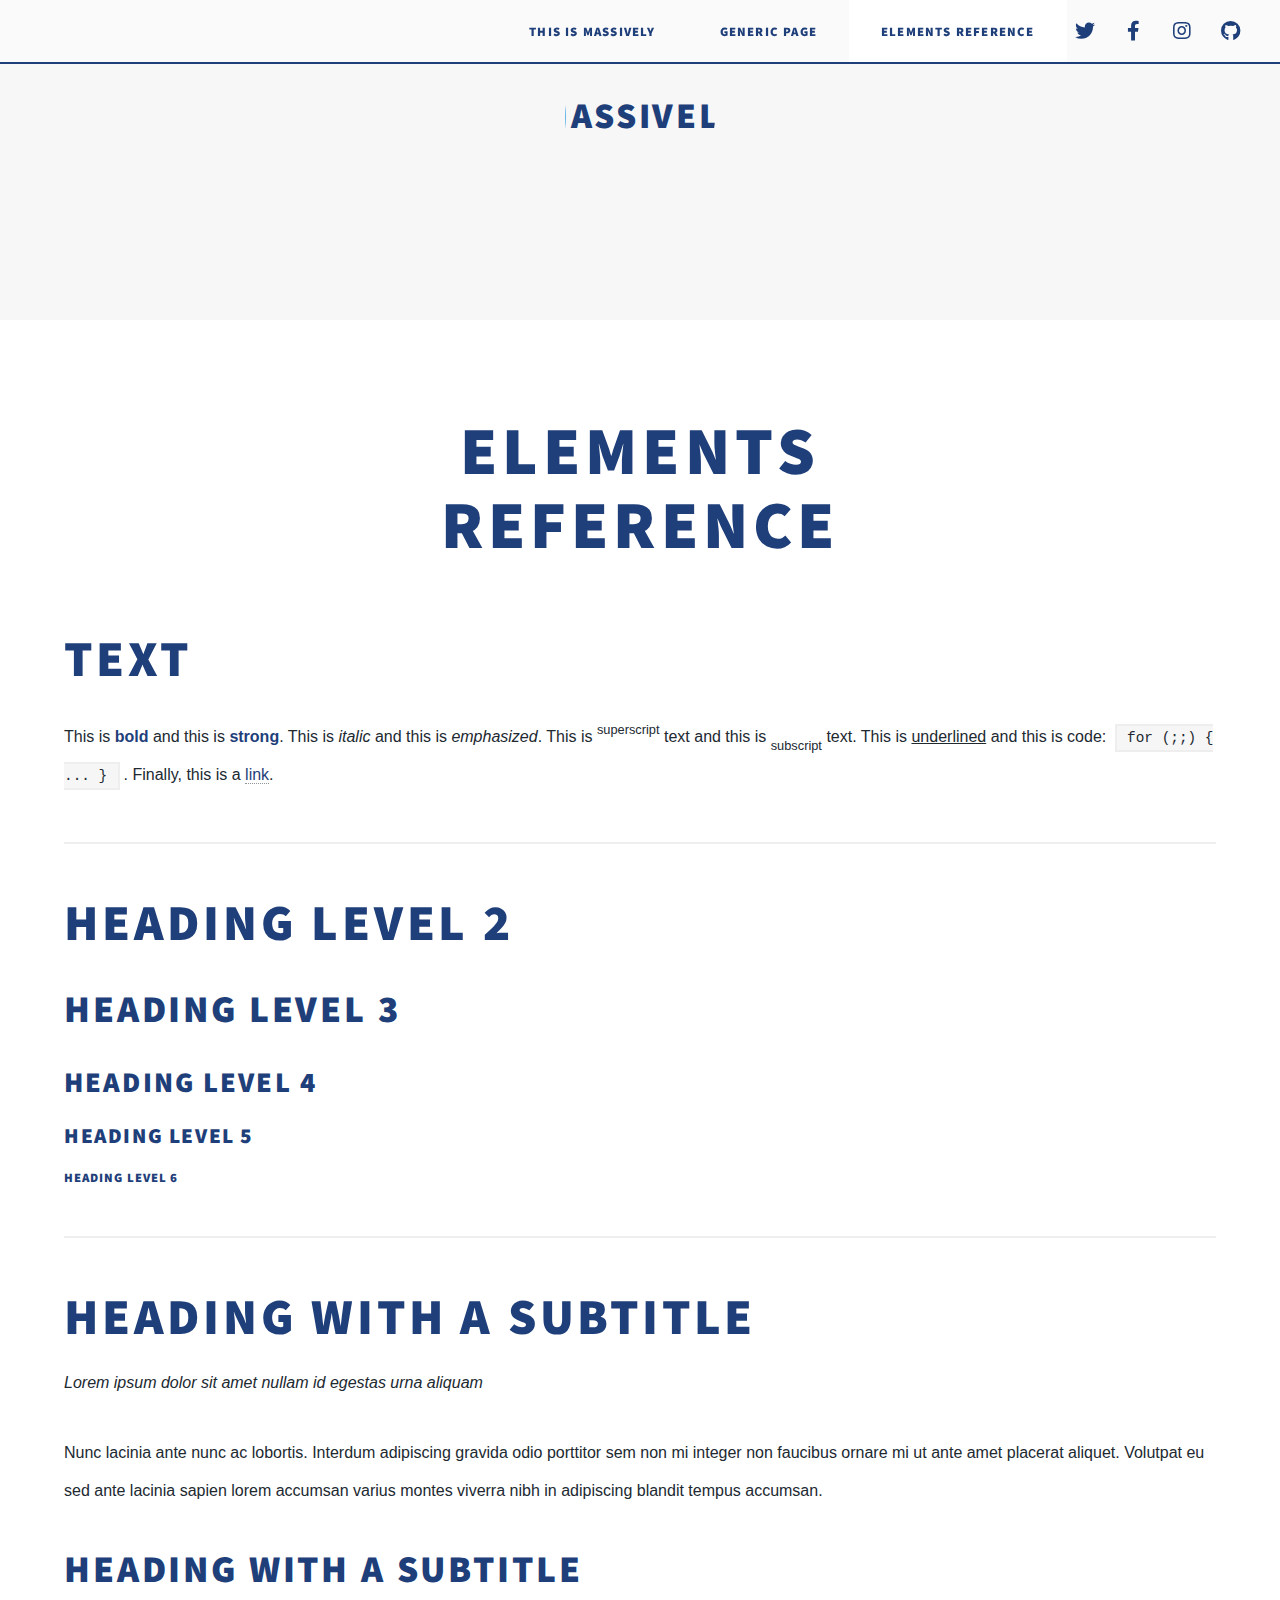
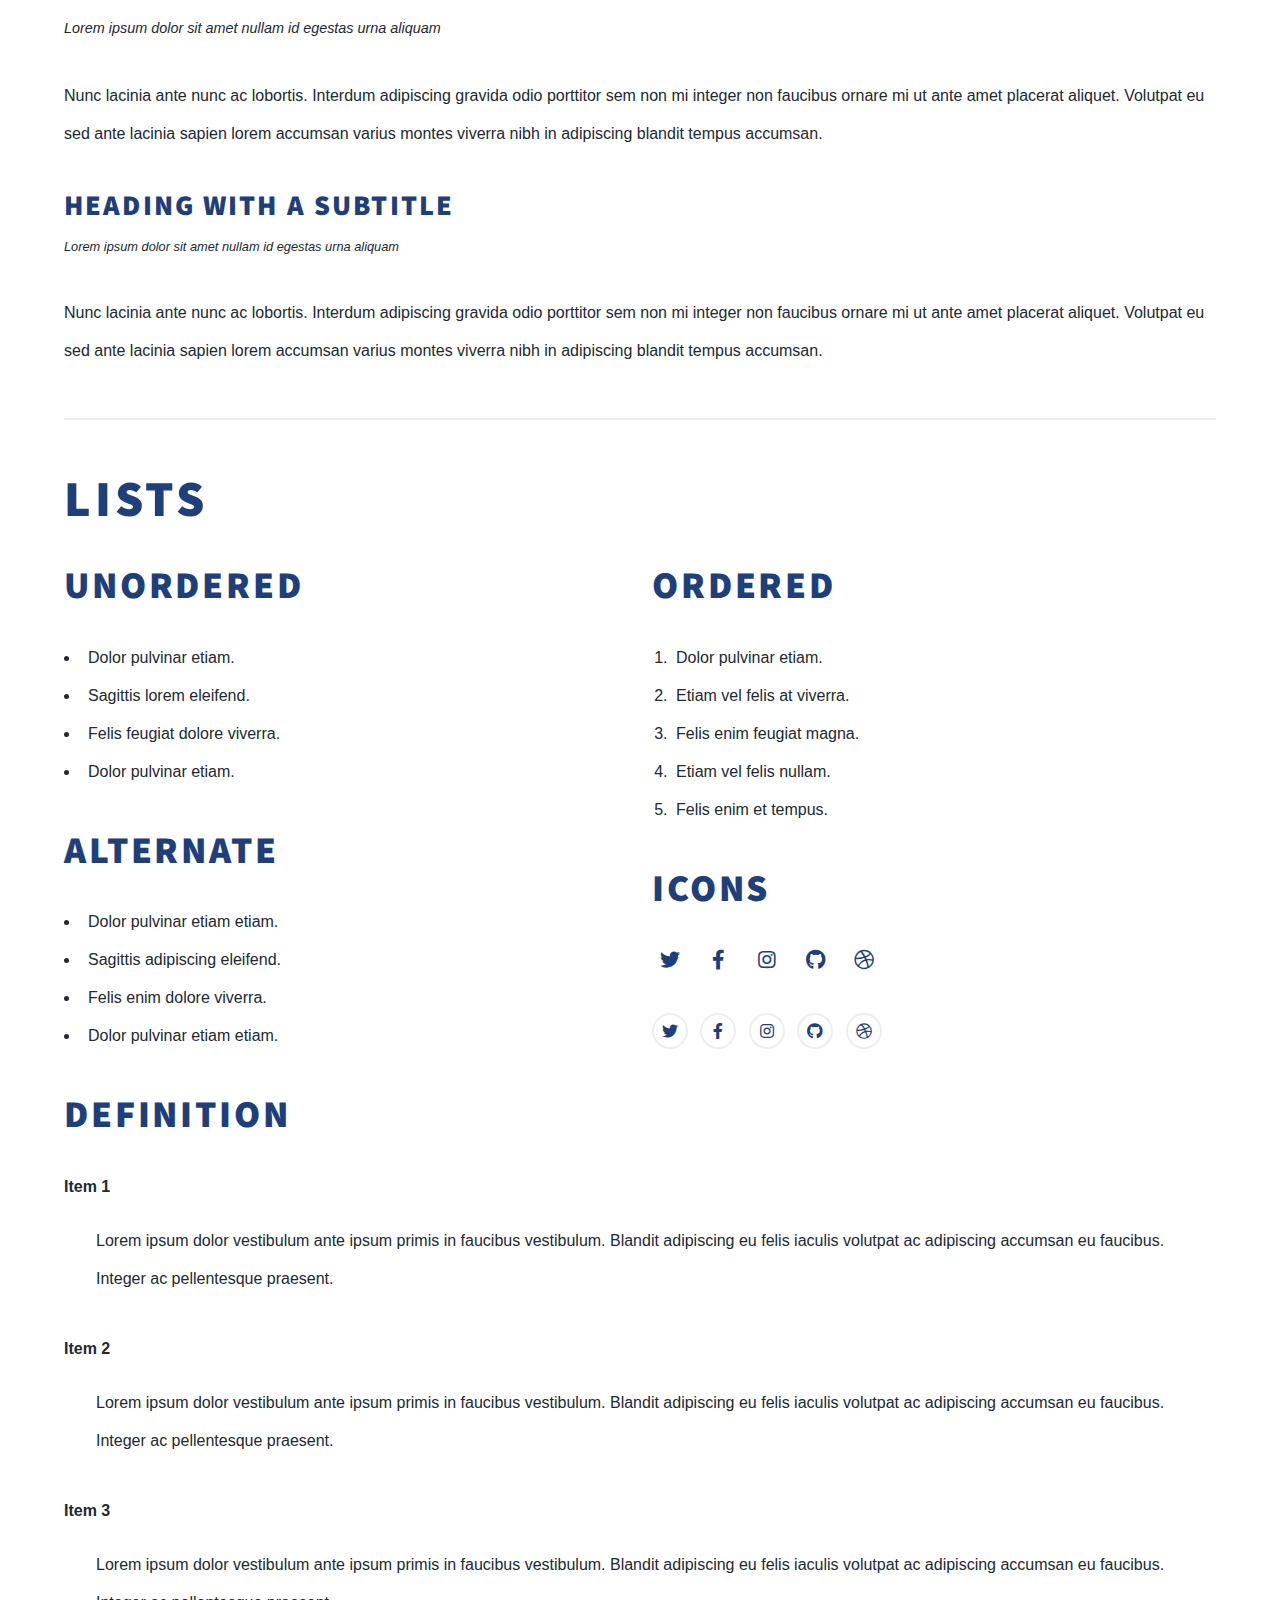
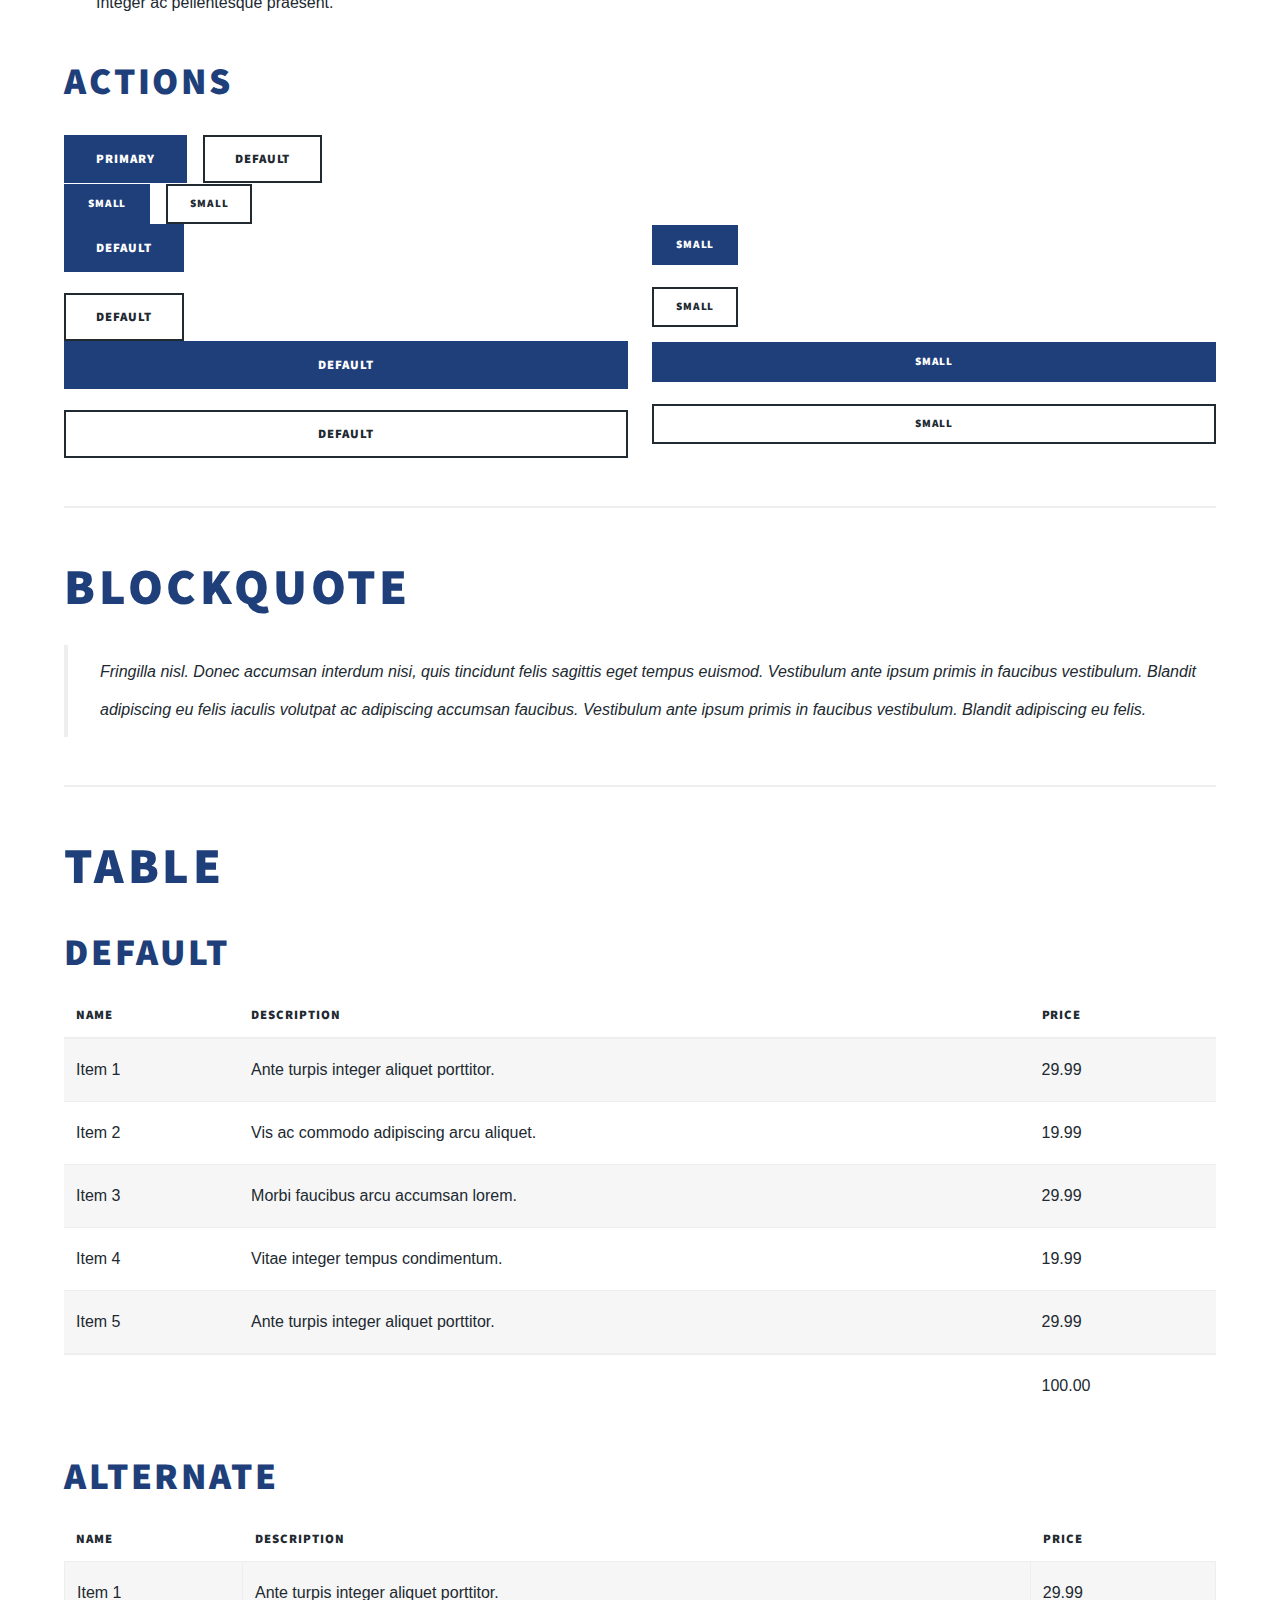
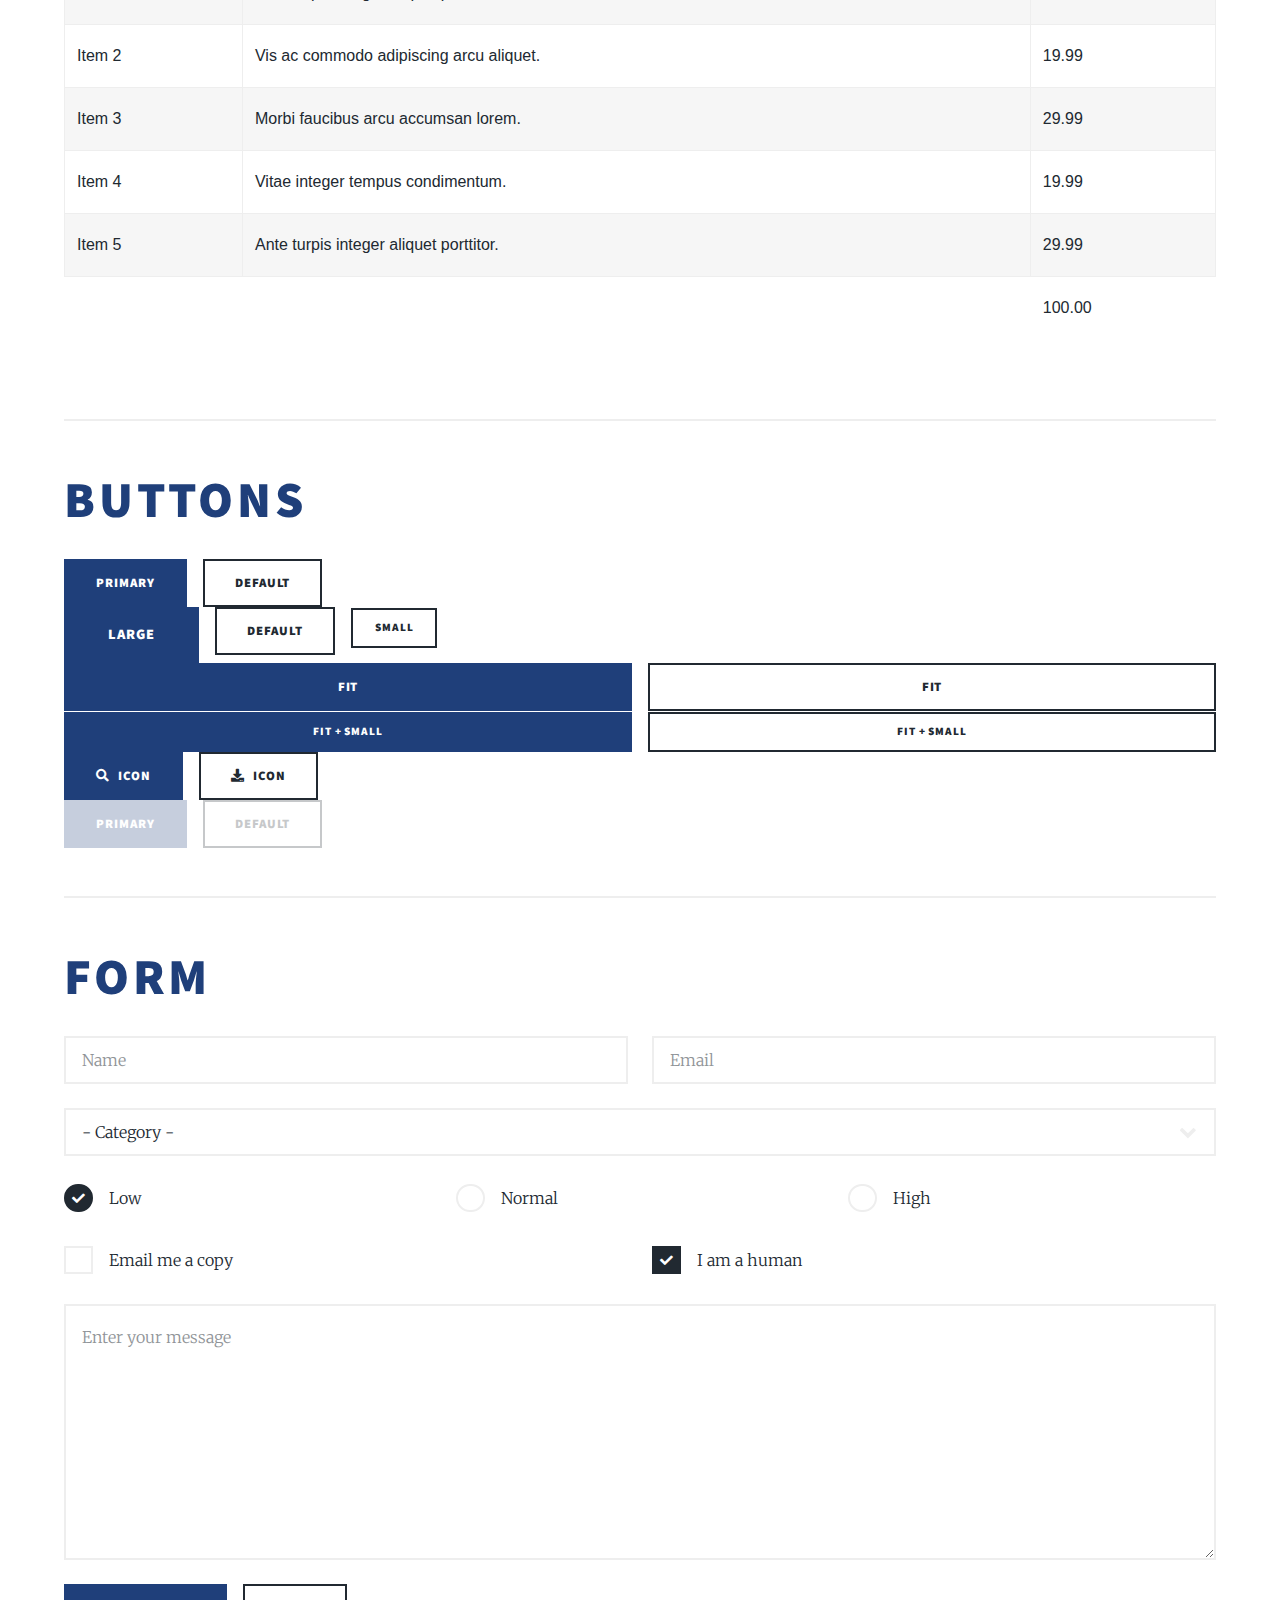
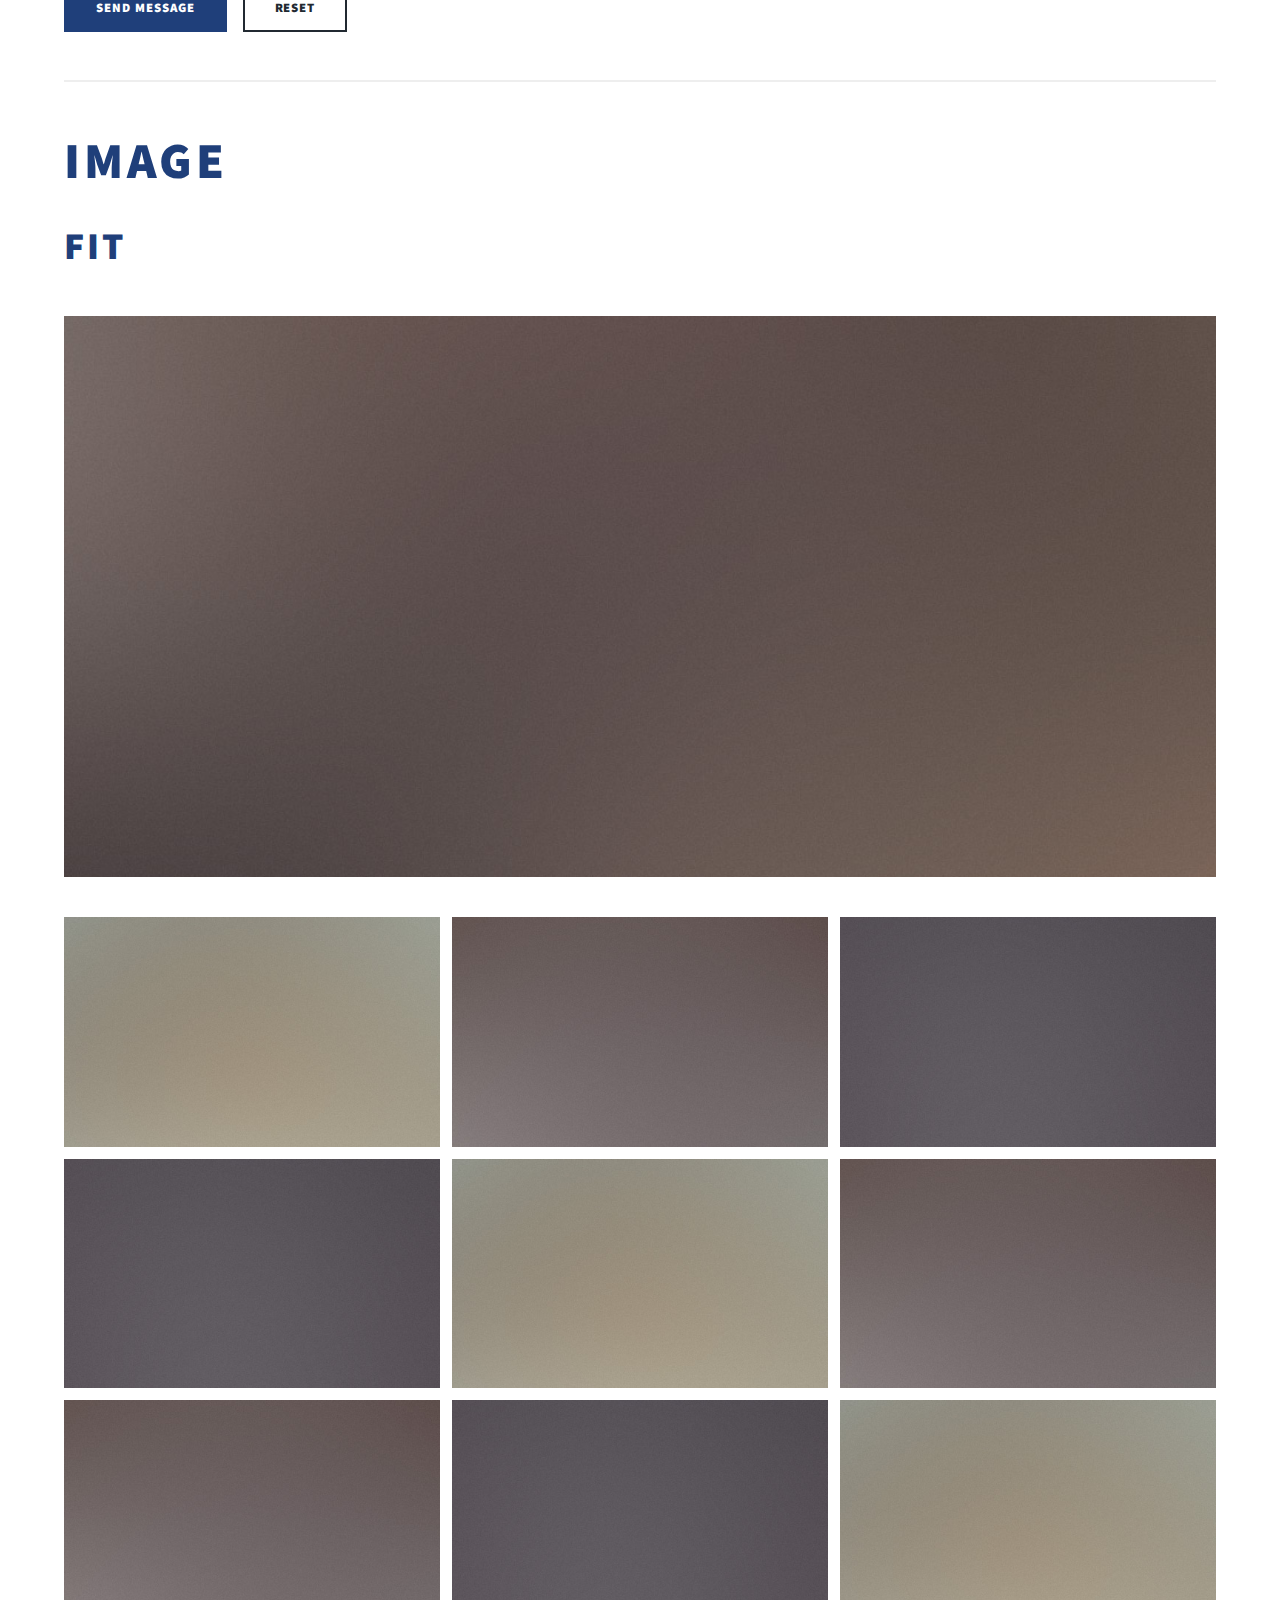
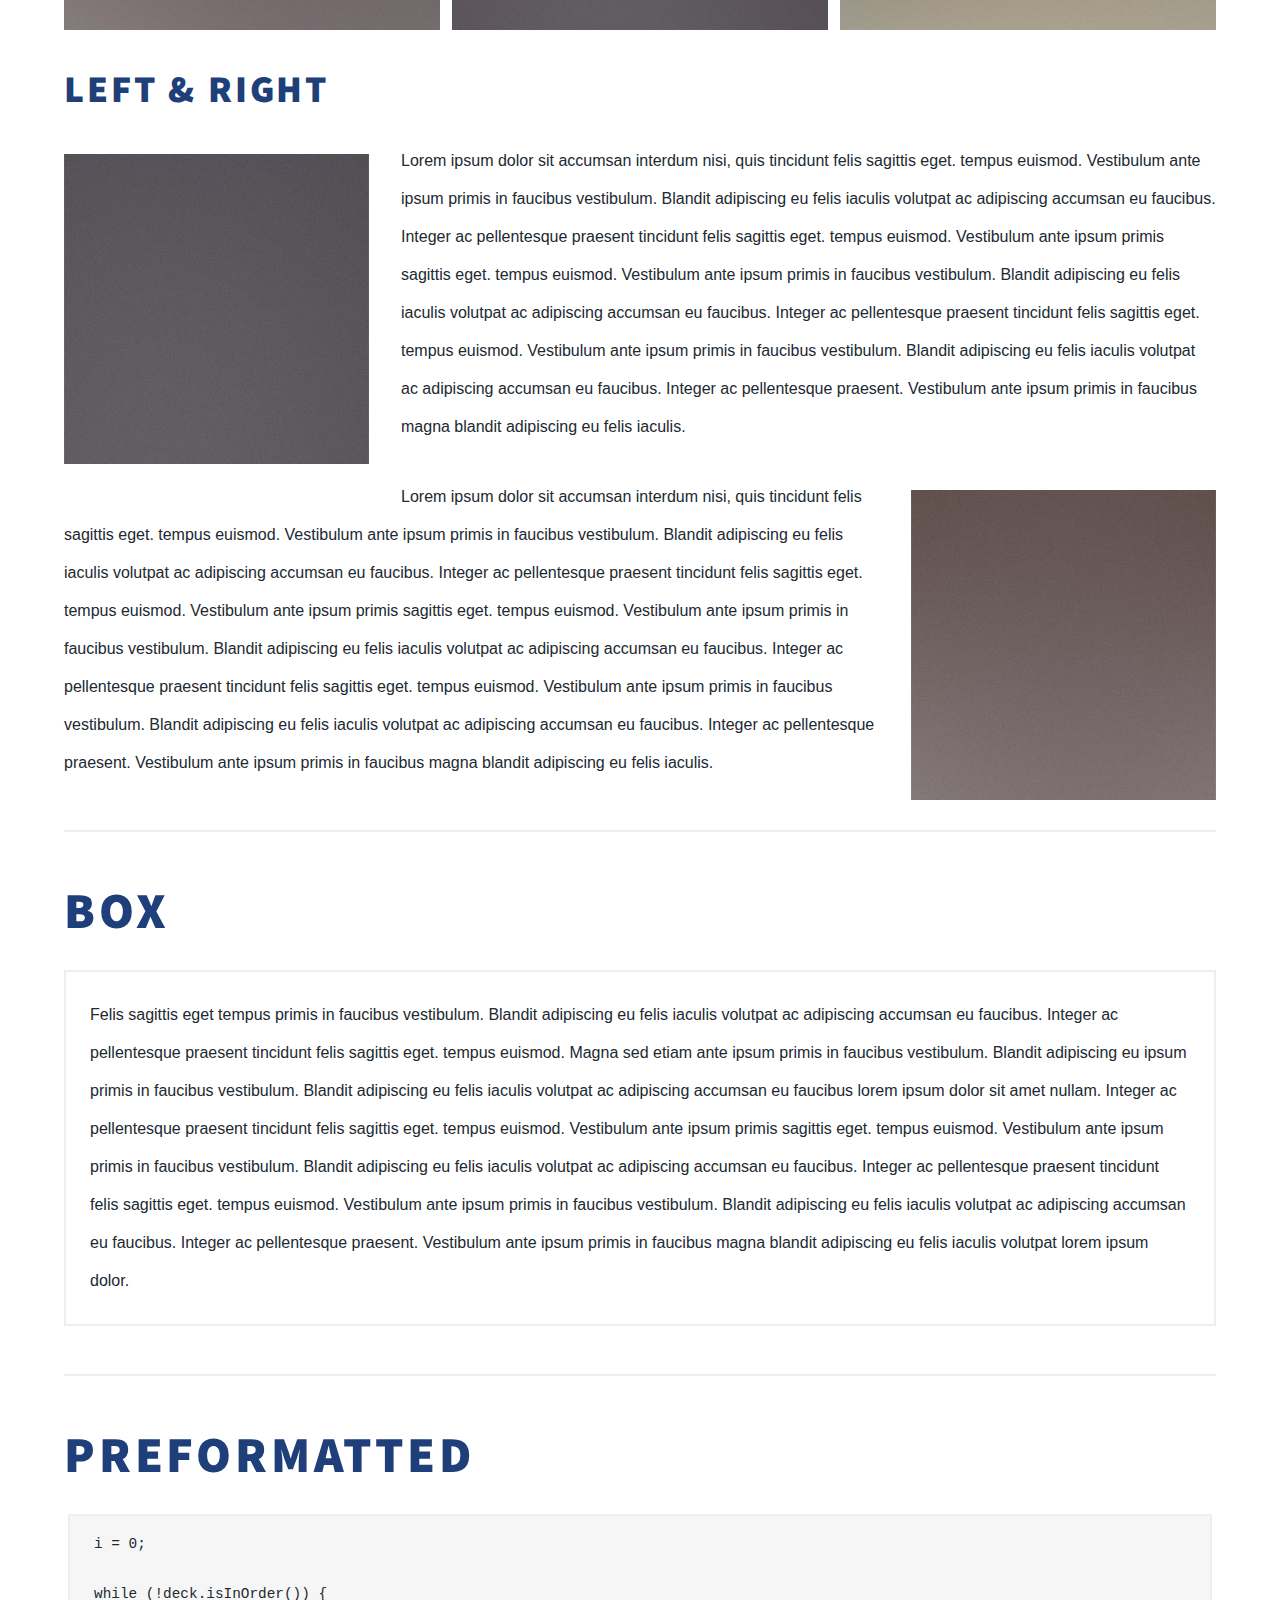
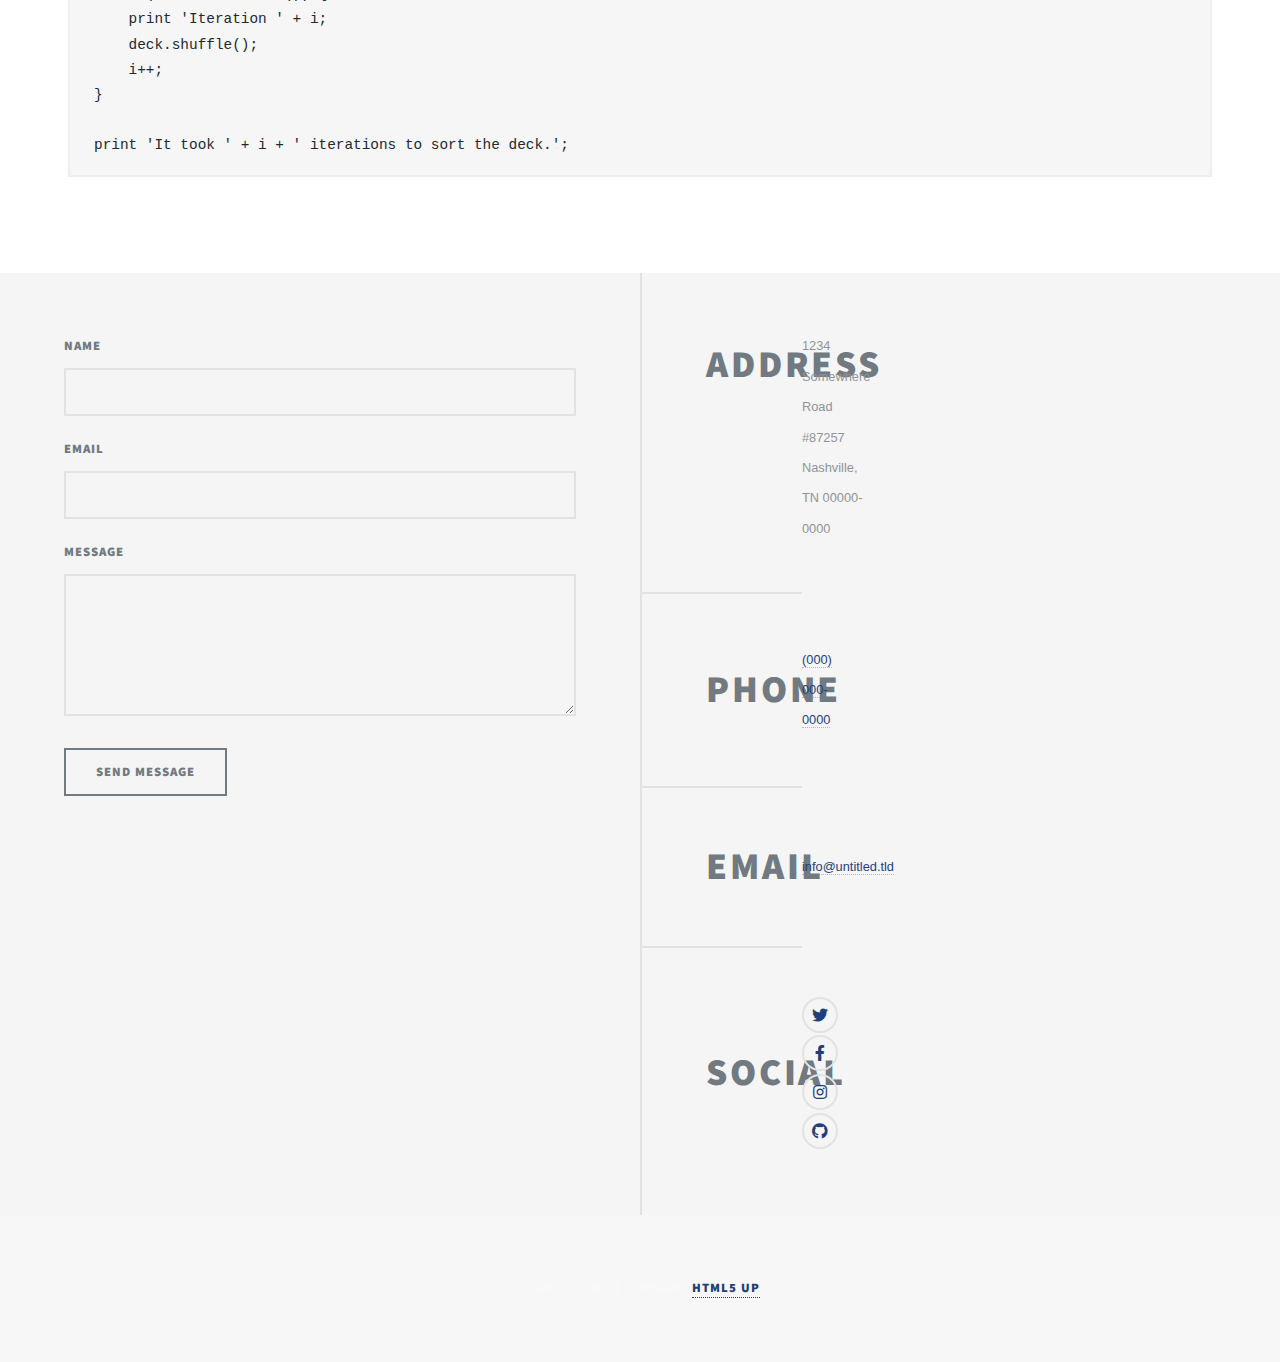
<file: elements.html>
<!DOCTYPE HTML>
<!--
	Massively by HTML5 UP
	html5up.net | @ajlkn
	Free for personal and commercial use under the CCA 3.0 license (html5up.net/license)
-->
<html>
	<head>
		<title>Elements Reference - Massively by HTML5 UP</title>
		<meta charset="utf-8" />
		<meta name="viewport" content="width=device-width, initial-scale=1, user-scalable=no" />
		<link rel="stylesheet" href="assets/css/main.css" />
		<noscript><link rel="stylesheet" href="assets/css/noscript.css" /></noscript>
	</head>
	<body class="is-preload">

		<!-- Wrapper -->
			<div id="wrapper">

				<!-- Header -->
					<header id="header">
						<a href="index.html" class="logo">Massively</a>
					</header>

				<!-- Nav -->
					<nav id="nav">
						<ul class="links">
							<li><a href="index.html">This is Massively</a></li>
							<li><a href="generic.html">Generic Page</a></li>
							<li class="active"><a href="elements.html">Elements Reference</a></li>
						</ul>
						<ul class="icons">
							<li><a href="#" class="icon brands fa-twitter"><span class="label">Twitter</span></a></li>
							<li><a href="#" class="icon brands fa-facebook-f"><span class="label">Facebook</span></a></li>
							<li><a href="#" class="icon brands fa-instagram"><span class="label">Instagram</span></a></li>
							<li><a href="#" class="icon brands fa-github"><span class="label">GitHub</span></a></li>
						</ul>
					</nav>

				<!-- Main -->
					<div id="main">

						<!-- Post -->
							<section class="post">
								<header class="major">
									<h1>Elements<br />
									Reference</h1>
								</header>

								<!-- Text stuff -->
									<h2>Text</h2>
									<p>This is <b>bold</b> and this is <strong>strong</strong>. This is <i>italic</i> and this is <em>emphasized</em>.
									This is <sup>superscript</sup> text and this is <sub>subscript</sub> text.
									This is <u>underlined</u> and this is code: <code>for (;;) { ... }</code>.
									Finally, this is a <a href="#">link</a>.</p>
									<hr />
									<h2>Heading Level 2</h2>
									<h3>Heading Level 3</h3>
									<h4>Heading Level 4</h4>
									<h5>Heading Level 5</h5>
									<h6>Heading Level 6</h6>
									<hr />
									<header>
										<h2>Heading with a Subtitle</h2>
										<p>Lorem ipsum dolor sit amet nullam id egestas urna aliquam</p>
									</header>
									<p>Nunc lacinia ante nunc ac lobortis. Interdum adipiscing gravida odio porttitor sem non mi integer non faucibus ornare mi ut ante amet placerat aliquet. Volutpat eu sed ante lacinia sapien lorem accumsan varius montes viverra nibh in adipiscing blandit tempus accumsan.</p>
									<header>
										<h3>Heading with a Subtitle</h3>
										<p>Lorem ipsum dolor sit amet nullam id egestas urna aliquam</p>
									</header>
									<p>Nunc lacinia ante nunc ac lobortis. Interdum adipiscing gravida odio porttitor sem non mi integer non faucibus ornare mi ut ante amet placerat aliquet. Volutpat eu sed ante lacinia sapien lorem accumsan varius montes viverra nibh in adipiscing blandit tempus accumsan.</p>
									<header>
										<h4>Heading with a Subtitle</h4>
										<p>Lorem ipsum dolor sit amet nullam id egestas urna aliquam</p>
									</header>
									<p>Nunc lacinia ante nunc ac lobortis. Interdum adipiscing gravida odio porttitor sem non mi integer non faucibus ornare mi ut ante amet placerat aliquet. Volutpat eu sed ante lacinia sapien lorem accumsan varius montes viverra nibh in adipiscing blandit tempus accumsan.</p>

									<hr />

								<!-- Lists -->
									<h2>Lists</h2>
									<div class="row">
										<div class="col-6 col-12-small">

											<h3>Unordered</h3>
											<ul>
												<li>Dolor pulvinar etiam.</li>
												<li>Sagittis lorem eleifend.</li>
												<li>Felis feugiat dolore viverra.</li>
												<li>Dolor pulvinar etiam.</li>
											</ul>

											<h3>Alternate</h3>
											<ul class="alt">
												<li>Dolor pulvinar etiam etiam.</li>
												<li>Sagittis adipiscing eleifend.</li>
												<li>Felis enim dolore viverra.</li>
												<li>Dolor pulvinar etiam etiam.</li>
											</ul>

										</div>
										<div class="col-6 col-12-small">

											<h3>Ordered</h3>
											<ol>
												<li>Dolor pulvinar etiam.</li>
												<li>Etiam vel felis at viverra.</li>
												<li>Felis enim feugiat magna.</li>
												<li>Etiam vel felis nullam.</li>
												<li>Felis enim et tempus.</li>
											</ol>

											<h3>Icons</h3>
											<ul class="icons">
												<li><a href="#" class="icon brands fa-twitter"><span class="label">Twitter</span></a></li>
												<li><a href="#" class="icon brands fa-facebook-f"><span class="label">Facebook</span></a></li>
												<li><a href="#" class="icon brands fa-instagram"><span class="label">Instagram</span></a></li>
												<li><a href="#" class="icon brands fa-github"><span class="label">Github</span></a></li>
												<li><a href="#" class="icon brands fa-dribbble"><span class="label">Dribbble</span></a></li>
											</ul>
											<ul class="icons alt">
												<li><a href="#" class="icon brands alt fa-twitter"><span class="label">Twitter</span></a></li>
												<li><a href="#" class="icon brands alt fa-facebook-f"><span class="label">Facebook</span></a></li>
												<li><a href="#" class="icon brands alt fa-instagram"><span class="label">Instagram</span></a></li>
												<li><a href="#" class="icon brands alt fa-github"><span class="label">Github</span></a></li>
												<li><a href="#" class="icon brands alt fa-dribbble"><span class="label">Dribbble</span></a></li>
											</ul>

										</div>
									</div>
									<h3>Definition</h3>
									<dl>
										<dt>Item 1</dt>
										<dd>
											<p>Lorem ipsum dolor vestibulum ante ipsum primis in faucibus vestibulum. Blandit adipiscing eu felis iaculis volutpat ac adipiscing accumsan eu faucibus. Integer ac pellentesque praesent.</p>
										</dd>
										<dt>Item 2</dt>
										<dd>
											<p>Lorem ipsum dolor vestibulum ante ipsum primis in faucibus vestibulum. Blandit adipiscing eu felis iaculis volutpat ac adipiscing accumsan eu faucibus. Integer ac pellentesque praesent.</p>
										</dd>
										<dt>Item 3</dt>
										<dd>
											<p>Lorem ipsum dolor vestibulum ante ipsum primis in faucibus vestibulum. Blandit adipiscing eu felis iaculis volutpat ac adipiscing accumsan eu faucibus. Integer ac pellentesque praesent.</p>
										</dd>
									</dl>

									<h3>Actions</h3>
									<ul class="actions">
										<li><a href="#" class="button primary">Primary</a></li>
										<li><a href="#" class="button">Default</a></li>
									</ul>
									<ul class="actions small">
										<li><a href="#" class="button primary small">Small</a></li>
										<li><a href="#" class="button small">Small</a></li>
									</ul>
									<div class="row">
										<div class="col-6 col-12-small">
											<ul class="actions stacked">
												<li><a href="#" class="button primary">Default</a></li>
												<li><a href="#" class="button">Default</a></li>
											</ul>
										</div>
										<div class="col-6 col-12-small">
											<ul class="actions stacked">
												<li><a href="#" class="button primary small">Small</a></li>
												<li><a href="#" class="button small">Small</a></li>
											</ul>
										</div>
									</div>
									<div class="row">
										<div class="col-6 col-12-small">
											<ul class="actions stacked">
												<li><a href="#" class="button primary fit">Default</a></li>
												<li><a href="#" class="button fit">Default</a></li>
											</ul>
										</div>
										<div class="col-6 col-12-small">
											<ul class="actions stacked">
												<li><a href="#" class="button primary small fit">Small</a></li>
												<li><a href="#" class="button small fit">Small</a></li>
											</ul>
										</div>
									</div>

									<hr />

								<!-- Blockquote -->
									<h2>Blockquote</h2>
									<blockquote>Fringilla nisl. Donec accumsan interdum nisi, quis tincidunt felis sagittis eget tempus euismod. Vestibulum ante ipsum primis in faucibus vestibulum. Blandit adipiscing eu felis iaculis volutpat ac adipiscing accumsan faucibus. Vestibulum ante ipsum primis in faucibus vestibulum. Blandit adipiscing eu felis.</blockquote>

									<hr />

								<!-- Table -->
									<h2>Table</h2>

									<h3>Default</h3>
									<div class="table-wrapper">
										<table>
											<thead>
												<tr>
													<th>Name</th>
													<th>Description</th>
													<th>Price</th>
												</tr>
											</thead>
											<tbody>
												<tr>
													<td>Item 1</td>
													<td>Ante turpis integer aliquet porttitor.</td>
													<td>29.99</td>
												</tr>
												<tr>
													<td>Item 2</td>
													<td>Vis ac commodo adipiscing arcu aliquet.</td>
													<td>19.99</td>
												</tr>
												<tr>
													<td>Item 3</td>
													<td> Morbi faucibus arcu accumsan lorem.</td>
													<td>29.99</td>
												</tr>
												<tr>
													<td>Item 4</td>
													<td>Vitae integer tempus condimentum.</td>
													<td>19.99</td>
												</tr>
												<tr>
													<td>Item 5</td>
													<td>Ante turpis integer aliquet porttitor.</td>
													<td>29.99</td>
												</tr>
											</tbody>
											<tfoot>
												<tr>
													<td colspan="2"></td>
													<td>100.00</td>
												</tr>
											</tfoot>
										</table>
									</div>

									<h3>Alternate</h3>
									<div class="table-wrapper">
										<table class="alt">
											<thead>
												<tr>
													<th>Name</th>
													<th>Description</th>
													<th>Price</th>
												</tr>
											</thead>
											<tbody>
												<tr>
													<td>Item 1</td>
													<td>Ante turpis integer aliquet porttitor.</td>
													<td>29.99</td>
												</tr>
												<tr>
													<td>Item 2</td>
													<td>Vis ac commodo adipiscing arcu aliquet.</td>
													<td>19.99</td>
												</tr>
												<tr>
													<td>Item 3</td>
													<td> Morbi faucibus arcu accumsan lorem.</td>
													<td>29.99</td>
												</tr>
												<tr>
													<td>Item 4</td>
													<td>Vitae integer tempus condimentum.</td>
													<td>19.99</td>
												</tr>
												<tr>
													<td>Item 5</td>
													<td>Ante turpis integer aliquet porttitor.</td>
													<td>29.99</td>
												</tr>
											</tbody>
											<tfoot>
												<tr>
													<td colspan="2"></td>
													<td>100.00</td>
												</tr>
											</tfoot>
										</table>
									</div>

									<hr />

								<!-- Buttons -->
									<h2>Buttons</h2>
									<ul class="actions">
										<li><a href="#" class="button primary">Primary</a></li>
										<li><a href="#" class="button">Default</a></li>
									</ul>
									<ul class="actions">
										<li><a href="#" class="button primary large">Large</a></li>
										<li><a href="#" class="button">Default</a></li>
										<li><a href="#" class="button small">Small</a></li>
									</ul>
									<ul class="actions fit">
										<li><a href="#" class="button primary fit">Fit</a></li>
										<li><a href="#" class="button fit">Fit</a></li>
									</ul>
									<ul class="actions fit small">
										<li><a href="#" class="button primary fit small">Fit + Small</a></li>
										<li><a href="#" class="button fit small">Fit + Small</a></li>
									</ul>
									<ul class="actions">
										<li><a href="#" class="button primary icon solid fa-search">Icon</a></li>
										<li><a href="#" class="button icon solid fa-download">Icon</a></li>
									</ul>
									<ul class="actions">
										<li><span class="button primary disabled">Primary</span></li>
										<li><span class="button disabled">Default</span></li>
									</ul>

									<hr />

								<!-- Form -->
									<h2>Form</h2>

									<form method="post" action="#">
										<div class="row gtr-uniform">
											<div class="col-6 col-12-xsmall">
												<input type="text" name="demo-name" id="demo-name" value="" placeholder="Name" />
											</div>
											<div class="col-6 col-12-xsmall">
												<input type="email" name="demo-email" id="demo-email" value="" placeholder="Email" />
											</div>
											<!-- Break -->
											<div class="col-12">
												<select name="demo-category" id="demo-category">
													<option value="">- Category -</option>
													<option value="1">Manufacturing</option>
													<option value="1">Shipping</option>
													<option value="1">Administration</option>
													<option value="1">Human Resources</option>
												</select>
											</div>
											<!-- Break -->
											<div class="col-4 col-12-small">
												<input type="radio" id="demo-priority-low" name="demo-priority" checked>
												<label for="demo-priority-low">Low</label>
											</div>
											<div class="col-4 col-12-small">
												<input type="radio" id="demo-priority-normal" name="demo-priority">
												<label for="demo-priority-normal">Normal</label>
											</div>
											<div class="col-4 col-12-small">
												<input type="radio" id="demo-priority-high" name="demo-priority">
												<label for="demo-priority-high">High</label>
											</div>
											<!-- Break -->
											<div class="col-6 col-12-small">
												<input type="checkbox" id="demo-copy" name="demo-copy">
												<label for="demo-copy">Email me a copy</label>
											</div>
											<div class="col-6 col-12-small">
												<input type="checkbox" id="demo-human" name="demo-human" checked>
												<label for="demo-human">I am a human</label>
											</div>
											<!-- Break -->
											<div class="col-12">
												<textarea name="demo-message" id="demo-message" placeholder="Enter your message" rows="6"></textarea>
											</div>
											<!-- Break -->
											<div class="col-12">
												<ul class="actions">
													<li><input type="submit" value="Send Message" class="primary" /></li>
													<li><input type="reset" value="Reset" /></li>
												</ul>
											</div>
										</div>
									</form>

									<hr />

								<!-- Image -->
									<h2>Image</h2>

									<h3>Fit</h3>
									<span class="image fit"><img src="images/pic01.jpg" alt="" /></span>
									<div class="box alt">
										<div class="row gtr-50 gtr-uniform">
											<div class="col-4"><span class="image fit"><img src="images/pic02.jpg" alt="" /></span></div>
											<div class="col-4"><span class="image fit"><img src="images/pic03.jpg" alt="" /></span></div>
											<div class="col-4"><span class="image fit"><img src="images/pic04.jpg" alt="" /></span></div>
											<!-- Break -->
											<div class="col-4"><span class="image fit"><img src="images/pic04.jpg" alt="" /></span></div>
											<div class="col-4"><span class="image fit"><img src="images/pic02.jpg" alt="" /></span></div>
											<div class="col-4"><span class="image fit"><img src="images/pic03.jpg" alt="" /></span></div>
											<!-- Break -->
											<div class="col-4"><span class="image fit"><img src="images/pic03.jpg" alt="" /></span></div>
											<div class="col-4"><span class="image fit"><img src="images/pic04.jpg" alt="" /></span></div>
											<div class="col-4"><span class="image fit"><img src="images/pic02.jpg" alt="" /></span></div>
										</div>
									</div>

									<h3>Left &amp; Right</h3>
									<p><span class="image left"><img src="images/pic08.jpg" alt="" /></span>Lorem ipsum dolor sit accumsan interdum nisi, quis tincidunt felis sagittis eget. tempus euismod. Vestibulum ante ipsum primis in faucibus vestibulum. Blandit adipiscing eu felis iaculis volutpat ac adipiscing accumsan eu faucibus. Integer ac pellentesque praesent tincidunt felis sagittis eget. tempus euismod. Vestibulum ante ipsum primis sagittis eget. tempus euismod. Vestibulum ante ipsum primis in faucibus vestibulum. Blandit adipiscing eu felis iaculis volutpat ac adipiscing accumsan eu faucibus. Integer ac pellentesque praesent tincidunt felis sagittis eget. tempus euismod. Vestibulum ante ipsum primis in faucibus vestibulum. Blandit adipiscing eu felis iaculis volutpat ac adipiscing accumsan eu faucibus. Integer ac pellentesque praesent. Vestibulum ante ipsum primis in faucibus magna blandit adipiscing eu felis iaculis.</p>
									<p><span class="image right"><img src="images/pic09.jpg" alt="" /></span>Lorem ipsum dolor sit accumsan interdum nisi, quis tincidunt felis sagittis eget. tempus euismod. Vestibulum ante ipsum primis in faucibus vestibulum. Blandit adipiscing eu felis iaculis volutpat ac adipiscing accumsan eu faucibus. Integer ac pellentesque praesent tincidunt felis sagittis eget. tempus euismod. Vestibulum ante ipsum primis sagittis eget. tempus euismod. Vestibulum ante ipsum primis in faucibus vestibulum. Blandit adipiscing eu felis iaculis volutpat ac adipiscing accumsan eu faucibus. Integer ac pellentesque praesent tincidunt felis sagittis eget. tempus euismod. Vestibulum ante ipsum primis in faucibus vestibulum. Blandit adipiscing eu felis iaculis volutpat ac adipiscing accumsan eu faucibus. Integer ac pellentesque praesent. Vestibulum ante ipsum primis in faucibus magna blandit adipiscing eu felis iaculis.</p>

									<hr />

								<!-- Box -->
									<h2>Box</h2>
									<div class="box">
										<p>Felis sagittis eget tempus primis in faucibus vestibulum. Blandit adipiscing eu felis iaculis volutpat ac adipiscing accumsan eu faucibus. Integer ac pellentesque praesent tincidunt felis sagittis eget. tempus euismod. Magna sed etiam ante ipsum primis in faucibus vestibulum. Blandit adipiscing eu ipsum primis in faucibus vestibulum. Blandit adipiscing eu felis iaculis volutpat ac adipiscing accumsan eu faucibus lorem ipsum dolor sit amet nullam. Integer ac pellentesque praesent tincidunt felis sagittis eget. tempus euismod. Vestibulum ante ipsum primis sagittis eget. tempus euismod. Vestibulum ante ipsum primis in faucibus vestibulum. Blandit adipiscing eu felis iaculis volutpat ac adipiscing accumsan eu faucibus. Integer ac pellentesque praesent tincidunt felis sagittis eget. tempus euismod. Vestibulum ante ipsum primis in faucibus vestibulum. Blandit adipiscing eu felis iaculis volutpat ac adipiscing accumsan eu faucibus. Integer ac pellentesque praesent. Vestibulum ante ipsum primis in faucibus magna blandit adipiscing eu felis iaculis volutpat lorem ipsum dolor.</p>
									</div>

									<hr />

								<!-- Preformatted Code -->
									<h2>Preformatted</h2>
									<pre><code>i = 0;

while (!deck.isInOrder()) {
    print 'Iteration ' + i;
    deck.shuffle();
    i++;
}

print 'It took ' + i + ' iterations to sort the deck.';
</code></pre>

							</section>

					</div>

				<!-- Footer -->
					<footer id="footer">
						<section>
							<form method="post" action="#">
								<div class="fields">
									<div class="field">
										<label for="name">Name</label>
										<input type="text" name="name" id="name" />
									</div>
									<div class="field">
										<label for="email">Email</label>
										<input type="text" name="email" id="email" />
									</div>
									<div class="field">
										<label for="message">Message</label>
										<textarea name="message" id="message" rows="3"></textarea>
									</div>
								</div>
								<ul class="actions">
									<li><input type="submit" value="Send Message" /></li>
								</ul>
							</form>
						</section>
						<section class="split contact">
							<section class="alt">
								<h3>Address</h3>
								<p>1234 Somewhere Road #87257<br />
								Nashville, TN 00000-0000</p>
							</section>
							<section>
								<h3>Phone</h3>
								<p><a href="#">(000) 000-0000</a></p>
							</section>
							<section>
								<h3>Email</h3>
								<p><a href="#">info@untitled.tld</a></p>
							</section>
							<section>
								<h3>Social</h3>
								<ul class="icons alt">
									<li><a href="#" class="icon brands alt fa-twitter"><span class="label">Twitter</span></a></li>
									<li><a href="#" class="icon brands alt fa-facebook-f"><span class="label">Facebook</span></a></li>
									<li><a href="#" class="icon brands alt fa-instagram"><span class="label">Instagram</span></a></li>
									<li><a href="#" class="icon brands alt fa-github"><span class="label">GitHub</span></a></li>
								</ul>
							</section>
						</section>
					</footer>

				<!-- Copyright -->
					<div id="copyright">
						<ul><li>&copy; Untitled</li><li>Design: <a href="https://html5up.net">HTML5 UP</a></li></ul>
					</div>

			</div>

		<!-- Scripts -->
			<script src="assets/js/jquery.min.js"></script>
			<script src="assets/js/jquery.scrollex.min.js"></script>
			<script src="assets/js/jquery.scrolly.min.js"></script>
			<script src="assets/js/browser.min.js"></script>
			<script src="assets/js/breakpoints.min.js"></script>
			<script src="assets/js/util.js"></script>
			<script src="assets/js/main.js"></script>

	</body>
</html>
</file>
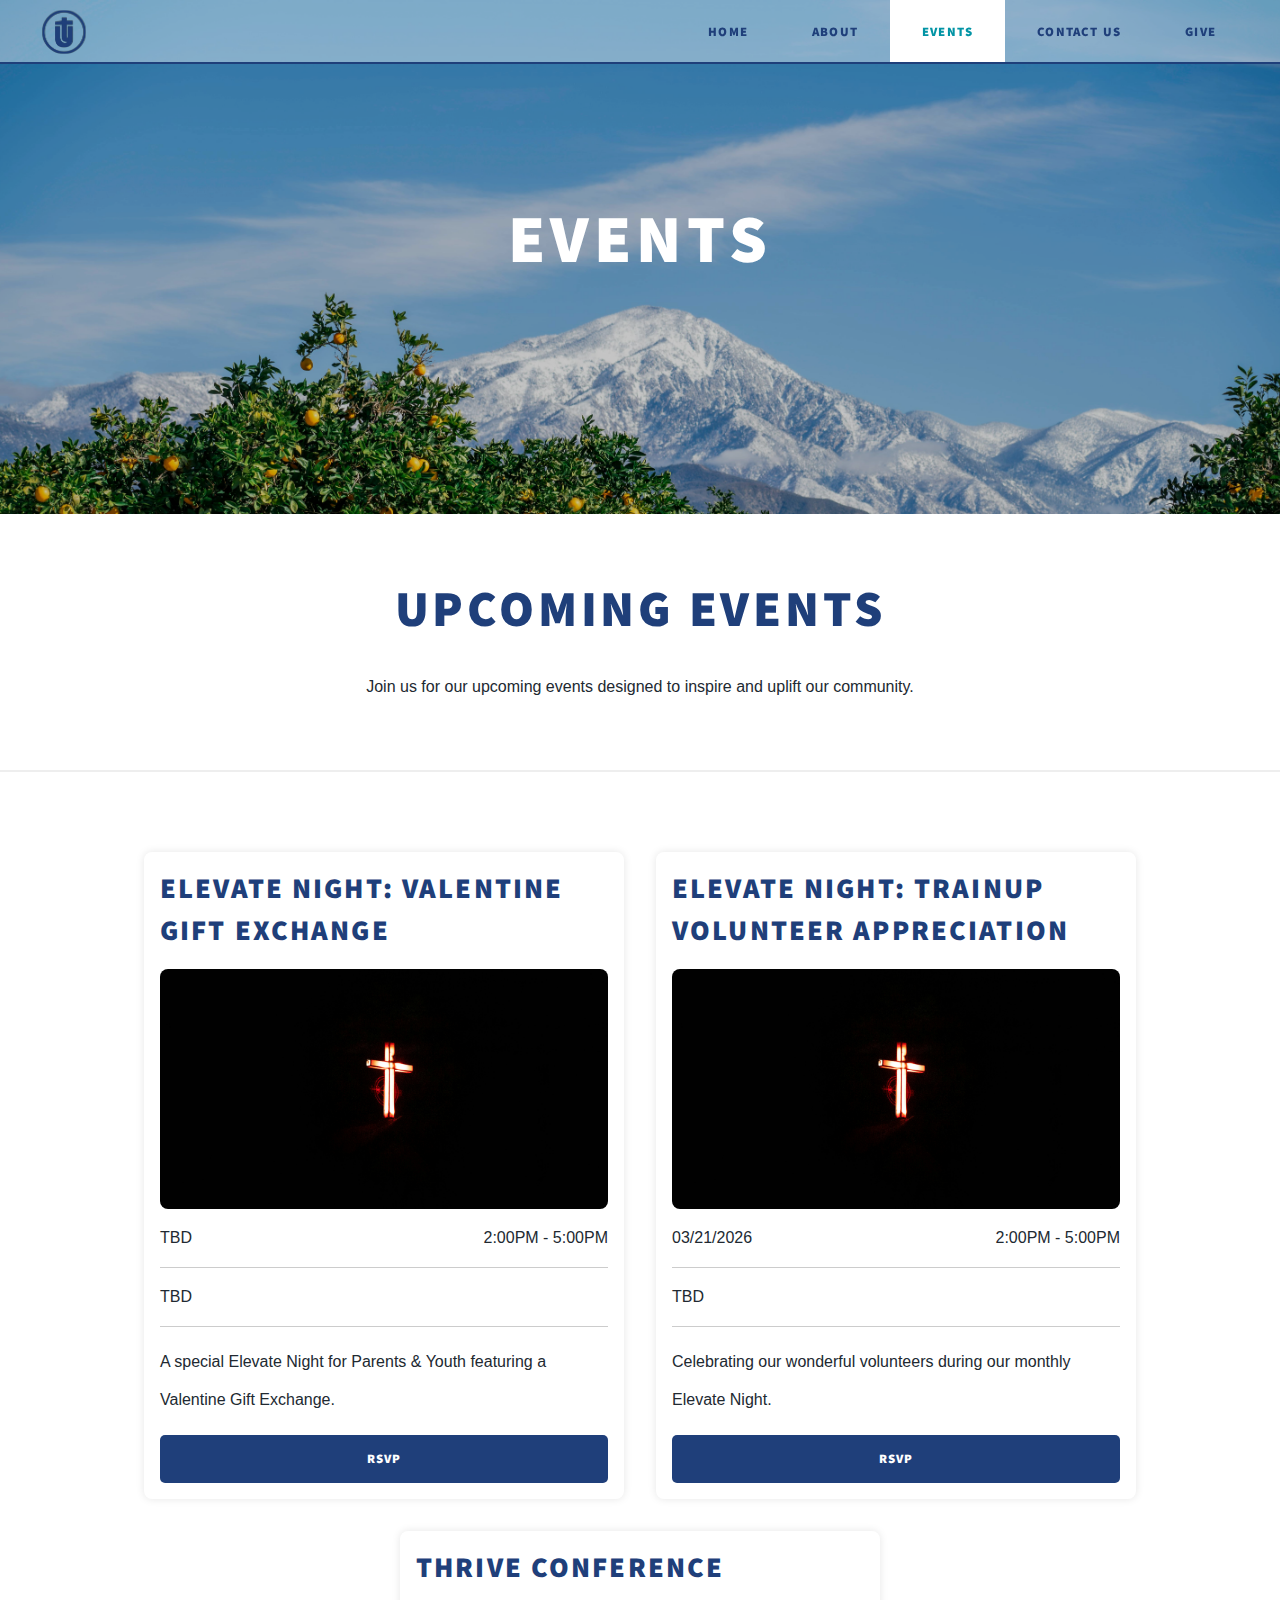
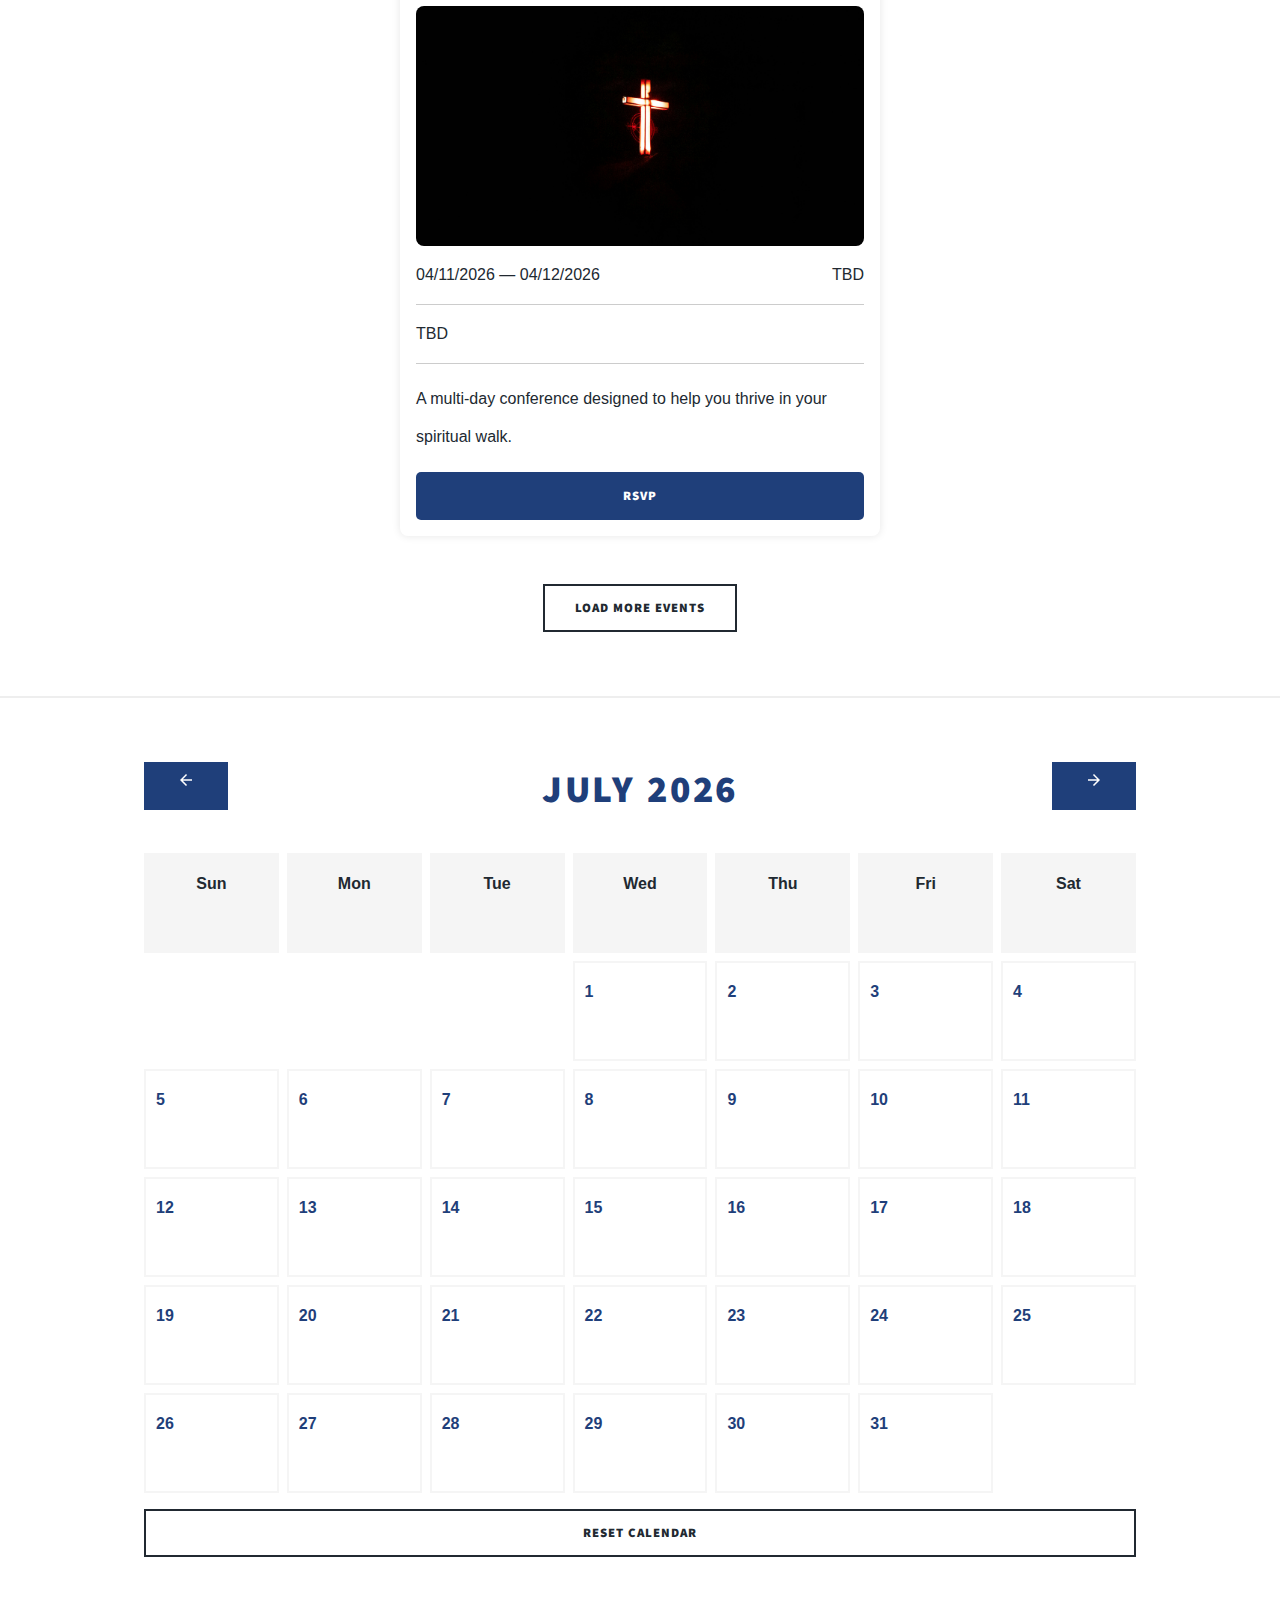
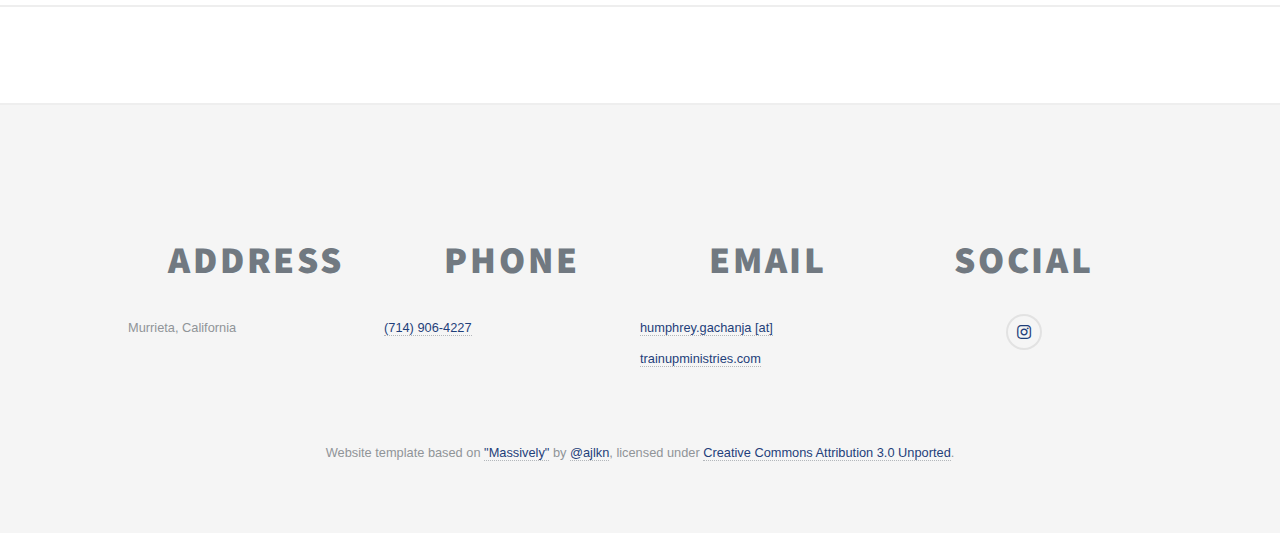
<file: events.html>
<!DOCTYPE HTML>
<!--
	Massively by HTML5 UP
	html5up.net | @ajlkn
	Free for personal and commercial use under the CCA 3.0 license (html5up.net/license)
-->
<html>

<head>
    <title>TrainUp Ministries</title>
    <meta charset="utf-8" />
    <meta name="viewport" content="width=device-width, initial-scale=1, user-scalable=no" />
    <link rel="stylesheet" href="assets/css/main.css" />
    <noscript>
        <link rel="stylesheet" href="assets/css/noscript.css" />
    </noscript>

    <style>
        body {
            font-family: Verdana, sans-serif;
            margin: 0;
        }

        .slideshow-container {
            max-width: 100vw;
            position: relative;
            margin: auto;
            height: 100vh;
            overflow: hidden;
        }

        .mySlides {
            position: absolute;
            width: 100%;
            opacity: 0;
            transition: opacity 1.5s ease-in-out;
        }

        .mySlides img {
            width: 100%;
            height: 100%;
            object-fit: cover;
        }

        .mySlides.show {
            opacity: 1;
            z-index: 1;
        }

        @media only screen and (max-width: 300px) {
            .text {
                font-size: 11px;
            }
        }

        .calendar-nav {
            text-align: center;
            margin-bottom: 10px;
            display: flex;
            justify-content: space-between;
            width: 100%;
            max-width: 62rem;
        }

        .calendar {
            display: flex;
            flex-wrap: wrap;
            gap: 0.5rem;
            width: 100%;
            max-width: 62rem;
        }

        .calendar>* {
            flex: 1 0 calc((100% - 6 * 0.5rem) / 7);
            /* 7 columns with 0.5rem gap between them */
            max-width: calc((100% - 6 * 0.5rem) / 7);
        }


        .calendarContainer {
            display: flex;
            flex-direction: column;
            align-items: center;
            margin: 0 auto;
            max-width: 62rem;
            width: 100%;
            height: auto;
            flex-shrink: 1;
            position: relative;
        }

        .day,
        .header {
            border: 2px solid #f5f5f5 !important;
            padding: 10px;
            min-height: 100px;
        }

        .header {
            background-color: #f5f5f5;
            font-weight: bold;
            text-align: center;
        }

        .day {
            background-color: #fff;
            vertical-align: top;
            width: 13.6%;
        }

        .calEvent {
            font-size: 0.75rem;
            margin-top: 5px;
            text-align: center;
            background-color: #e3f2fd;
            border-left: 4px solid #2196f3;
            line-height: normal;
            padding: 0.5rem 0.25rem;
            border-radius: 0 4px 4px 0;
        }

        .calEvent:hover {
            background-color: #bbdefb;
            cursor: pointer;
        }

        .dateTime {
            display: flex;
            justify-content: space-between;
            margin-top: 10px;
            width: 100%;
            border-bottom: 1px solid #ccc;
            padding-bottom: 10px;
        }

        .location {
            padding: 10px 0;
            border-bottom: 1px solid #ccc;
        }

        .closeModal {
            margin-top: 0.75rem;
        }

        /* Disable calendar on smaller devices than a tablet */
        @media screen and (max-width: 768px) {
            .calendarContainer {
                display: none;
            }

            .eventModalBg {
                display: none;
            }

            .eventModal {
                width: 90%;
                max-width: 500px;
                margin: 0 auto;
            }

            .event {
                width: 100%;
                max-width: 100%;
            }
        }

        #header::after {
            content: "";
            position: absolute;
            inset: 0;
            background: rgba(0, 0, 0, 0.2);
        }

        #header {
            padding: 0;
            display: flex;
            justify-content: center;
            align-items: center;
            height: calc(50vh + 4rem);
            background-attachment: fixed;
            background-repeat: no-repeat;
            background-size: cover;
            background-position: center;
            background-color: #f1f1f1;
        }

        .header-image {
            width: 100vw;
            height: 100vh;

            object-fit: cover;

            position: absolute;
            top: 0;
            z-index: 2;
        }
    </style>
</head>

<body class="is-preload">


    <!-- Wrapper -->
    <div id="wrapper">

        <!-- Header -->
        <header id="header"
            style="background-color: transparent; z-index: 3; padding: 0; display: flex; justify-content: center; height: calc(50vh + 4rem);">
            <h1 style="z-index: 3;">Events</h1>
        </header>
        <img src="vineyard-header.jpg" alt="Temecula" class="header-image" loading="lazy">

        <!-- Nav -->
        <nav id="nav">
            <a href="./" id="navLink" class="logo"><img src="transparentLogo.svg" id="navLogo" alt="TrainUp Logo"></a>
            <ul class="links">
                <li><a href="./">Home</a></li>
                <li><a href="./about">About</a></li>
                <li><a class="active" href="./events">Events</a></li>
                <li><a href="./contactUs">Contact Us</a></li>
                <li><a href="./give">Give</a></li>
            </ul>
            <!-- <ul class="icons">
				<li><a href="#" class="icon brands fa-twitter"><span class="label">Twitter</span></a></li>
				<li><a href="#" class="icon brands fa-facebook-f"><span class="label">Facebook</span></a></li>
				<li><a href="#" class="icon brands fa-instagram"><span class="label">Instagram</span></a></li>
				<li><a href="#" class="icon brands fa-github"><span class="label">GitHub</span></a></li>
			</ul> -->
        </nav>

        <!-- Main -->
        <div id="main">
            <section class="wrapper style1 align-center">
                <div class="inner">
                    <h2>Upcoming Events</h2>
                    <p style="text-align: center;">Join us for our upcoming events designed to inspire and uplift our
                        community.</p>
                </div>
            </section>
            <section>
                <div id="eventContainer">
                </div>
                <!-- Create button to load more events if > 3 -->
                <div style="text-align: center; margin: 2rem 0;">
                    <button id="loadMoreBtn" class="alt button" onclick="loadOrShowEvents()">Load More Events
                    </button>
                </div>
            </section>


            <!-- Calendar -->
            <section style="display: flex; justify-content: center; align-items: center; flex-direction: column;">

                <div class="calendarContainer fit">
                    <div class="calendar-nav">
                        <button class="primary button" onclick="changeMonth(-1)"><svg xmlns="http://www.w3.org/2000/svg"
                                height="20px" viewBox="0 -960 960 960" width="20px" fill="#FFFFFF">
                                <path d="m330-444 201 201-51 51-288-288 288-288 51 51-201 201h438v72H330Z" />
                            </svg></button>
                        <h3 id="calendar-title"></h3>
                        <button class="primary button" onclick="changeMonth(1)"><svg xmlns="http://www.w3.org/2000/svg"
                                height="20px" viewBox="0 -960 960 960" width="20px" fill="#FFFFFF">
                                <path d="M630-444H192v-72h438L429-717l51-51 288 288-288 288-51-51 201-201Z" />
                            </svg></button>
                    </div>
                    <div class="calendar" id="calendar">

                    </div>
                    <button style="max-width: 62rem; margin: 1rem auto;" class="alt button fit"
                        onclick="resetCalendar()">Reset
                        Calendar</button>
                </div>

            </section>
            <div class="eventModalBg"></div>


            <!-- Modals -->
            <div id="modalContainer">

            </div>
            <div class="fade eventModal event" id="communityService">
                <div style="display: flex; justify-content: space-between; align-items: center; padding: 1rem 0;">
                    <h3 style="display: inline; margin: 0;">Community Service Day</h3>
                    <svg class="close" onclick="closeModal('communityService');" xmlns="http://www.w3.org/2000/svg"
                        height="40px" viewBox="0 -960 960 960" width="40px" fill="#000000">
                        <path
                            d="m251.33-204.67-46.66-46.66L433.33-480 204.67-708.67l46.66-46.66L480-526.67l228.67-228.66 46.66 46.66L526.67-480l228.66 228.67-46.66 46.66L480-433.33 251.33-204.67Z" />
                    </svg>
                </div>
                <img src="communityService.jpg" alt="" loading="lazy">
                <p class="borderBottom">Date: March 15, 2025</p>
                <p style="margin-bottom: 1rem !important;" class="borderBottom noMarginTop">Join us for a day of service
                    in our
                    local community. We will be
                    cleaning
                    parks, helping at
                    shelters, and more.</p>
                <form action="#" method="post">
                    <div style="margin: 0 auto; width: 100%;" class="modalForm row gtr-uniform">
                        <div style="width: 100%;" class="col-12">
                            <label for="name">Name</label>
                            <input type="text" name="name" id="name" value="" placeholder="Jane Doe" />
                        </div>
                        <div style="width: 100%;" class="col-12">
                            <label for="phone">Phone</label>
                            <input type="tel" name="phone" id="phone" value="" placeholder="(123)-456-789" />
                        </div>
                        <div style="width: 100%;" class="col-12">
                            <label for="message">Guests attending with you:</label>
                            <input type="number" name="guests" id="guests" value="0" min="0" max="99" />
                        </div>
                        <div style="width: 100%;" class="col-12">
                            <ul class="actions">
                                <li><input type="submit" value="RSVP" class="primary" /></li>
                                <li><input type="reset" value="Reset" /></li>
                            </ul>
                        </div>
                    </div>
                </form>
            </div>

            <!-- Footer -->
            <footer id="footer" style="flex-direction: column;">
                <section class="contact">
                    <section class="alt">
                        <h3>Address</h3>
                        <p>Murrieta, California</p>
                    </section>
                    <section>
                        <h3>Phone</h3>
                        <p><a href="#">(714) 906-4227</a></p>
                    </section>
                    <section>
                        <h3>Email</h3>
                        <p>
                            <a
                                href="mailto:&#104;&#117;&#109;&#112;&#104;&#114;&#101;&#121;&#46;&#103;&#97;&#99;&#104;&#97;&#110;&#106;&#97;&#64;&#116;&#114;&#97;&#105;&#110;&#117;&#112;&#109;&#105;&#110;&#105;&#115;&#116;&#114;&#105;&#101;&#115;&#46;&#99;&#111;&#109;">
                                humphrey.gachanja [at] trainupministries.com
                            </a>
                        </p>

                    </section>
                    <section>
                        <h3>Social</h3>
                        <ul class="icons alt">
                            <li><a href="https://www.instagram.com/trainupministries?igsh=NTc4MTIwNjQ2YQ=="
                                    class="icon brands alt fa-instagram"><span class="label">Instagram</span></a>
                            </li>
                        </ul>
                    </section>
                </section>
                <p style="text-align: center;" class="small">
                    Website template based on <a href="https://html5up.net/massively" target="_blank">"Massively"</a>
                    by <a href="https://x.com/ajlkn" target="_blank">@ajlkn</a>,
                    licensed under <a href="http://creativecommons.org/licenses/by/3.0/" target="_blank">Creative
                        Commons Attribution 3.0 Unported</a>.
                </p>
            </footer>


        </div>

        <!-- Scripts -->
        <script src="assets/js/jquery.min.js"></script>
        <script src="assets/js/jquery.scrollex.min.js"></script>
        <script src="assets/js/jquery.scrolly.min.js"></script>
        <script src="assets/js/browser.min.js"></script>
        <script src="assets/js/breakpoints.min.js"></script>
        <script src="assets/js/util.js"></script>
        <script src="assets/js/main.js"></script>



        <script>
            let prevYOffset = window.scrollY;
            window.addEventListener('scroll', () => {
                const currentYOffset = window.scrollY;

                if (currentYOffset > prevYOffset) {
                    document.querySelector('#nav').classList.add('scrolling-down');
                } else {
                    document.querySelector('#nav').classList.remove('scrolling-down');
                }

                prevYOffset = currentYOffset;

                if (currentYOffset > (window.innerHeight * 0.5) + 4 + (parseFloat(getComputedStyle(document.documentElement).fontSize) * 4)) {
                    document.querySelector('#nav').classList.add('main-nav');
                }
                else {
                    document.querySelector('#nav').classList.remove('main-nav');
                }
            });

            function openModal(modalId) {
                document.querySelector('.eventModalBg').style.display = 'block';
                document.getElementById(modalId).style.display = 'block';
                document.body.style.overflow = 'hidden'; // Prevent scrolling when modal is open

            }

            function closeModal(modalId) {
                document.querySelector('.eventModalBg').style.display = 'none';
                document.getElementById(modalId).style.display = 'none';
                document.body.style.overflow = 'scroll'; // Re-enable scrolling when modal is closed
            }

            document.querySelector('.eventModalBg').addEventListener('click', () => {
                const modals = document.querySelectorAll('.eventModal');
                modals.forEach(modal => {
                    modal.style.display = 'none';
                });
                document.body.style.overflow = 'scroll'; // Re-enable scrolling when background is clicked
                document.querySelector('.eventModalBg').style.display = 'none';
            });


            // Calendar functionality
            const calendar = document.getElementById('calendar');
            const title = document.getElementById('calendar-title');

            let currentDate = new Date();

            function loadCalendar(month, year) {
                calendar.innerHTML = '';
                const daysInMonth = new Date(year, month + 1, 0).getDate();
                const startDayIndex = new Date(year, month, 1).getDay();

                title.textContent = `${new Date(year, month).toLocaleString('default', { month: 'long' })} ${year}`;

                const weekdays = ['Sun', 'Mon', 'Tue', 'Wed', 'Thu', 'Fri', 'Sat'];
                weekdays.forEach(day => {
                    const header = document.createElement('div');
                    header.className = 'header';
                    header.textContent = day;
                    calendar.appendChild(header);
                });

                for (let i = 0; i < startDayIndex; i++) {
                    calendar.appendChild(document.createElement('div'));
                }

                for (let day = 1; day <= daysInMonth; day++) {
                    const dayBox = document.createElement('div');
                    dayBox.className = 'day';
                    dayBox.id = `day-${year}-${month + 1}-${day}`;
                    dayBox.innerHTML = `<strong>${day}</strong>`;
                    calendar.appendChild(dayBox);
                }

                loadEvents(month + 1, year);
            }

            function resetCalendar() {
                currentDate = new Date();
                loadCalendar(currentDate.getMonth(), currentDate.getFullYear());
            }


            function changeMonth(step) {
                currentDate.setMonth(currentDate.getMonth() + step);
                loadCalendar(currentDate.getMonth(), currentDate.getFullYear());
            }

            function loadEvents(month, year) {
                fetch('events.json')
                    .then(res => res.json())
                    .then(events => {
                        events.forEach(event => {
                            const date = new Date(event.date);
                            const eventYear = date.getFullYear();
                            const eventMonth = date.getMonth() + 1;
                            const eventDay = date.getDate();

                            if (eventMonth === month && eventYear === year) {
                                const box = document.getElementById(`day-${eventYear}-${eventMonth}-${eventDay}`);
                                if (box) {
                                    const eventDiv = document.createElement('div');
                                    eventDiv.className = 'calEvent';
                                    eventDiv.textContent = event.title;
                                    eventDiv.onclick = () => openModal(event.modalId);
                                    box.appendChild(eventDiv);
                                }
                            }
                        });
                    })
                    .catch(err => {
                        console.error('Could not load events:', err);
                    });
            }

            // Load current month on start
            loadCalendar(currentDate.getMonth(), currentDate.getFullYear());

            // Global variable for events
            let eventDivs;

            //  Create event cards dynamically using JSON data

            fetch('events.json')
                .then(response => response.json())
                .then(events => {
                    eventContainer = document.getElementById('eventContainer');
                    events.forEach(e => {
                        const event = document.createElement('div');
                        event.className = 'event eventDivs';

                        // Use date as string or show TBD if invalid
                        const dateDisplay = !e.date || e.date.includes('TBD') ? 'TBD' : e.date;

                        event.innerHTML = `
                            <h4>${e.title}</h4>
                            <img src="${e.image}" alt="" loading="lazy">
                            <div class="dateTime">
                                <span class="date">${dateDisplay}</span>
                                <span class="time">${e.time}</span>
                            </div>
                            <span class="location">${e.location}</span>
                            <p class="noMarginTop">${e.description}</p>
                            <a onclick="openModal('${e.modalId}');" class="button primary fit">RSVP</a>
                        `;
                        eventContainer.appendChild(event);
                    });
                    eventDivs = document.querySelectorAll('.eventDivs');

                    if (eventDivs.length <= 3) {
                        document.getElementById('loadMoreBtn').style.display = 'none';
                    } else {
                        for (let i = 3; i < eventDivs.length; i++) {
                            eventDivs[i].style.display = 'none';
                        }
                    }
                })
                .catch(error => {
                    console.error('Error fetching or parsing JSON:', error);
                });

            // Global function to load more events
            let eventsLoaded = false;
            function loadOrShowEvents() {
                if (eventsLoaded == false) {
                    loadMoreEvents();
                } else {
                    showLessEvents();
                }
            }

            function loadMoreEvents() {
                eventDivs.forEach(div => {
                    div.style.display = 'flex';
                });
                document.getElementById('loadMoreBtn').innerHTML = 'Show Less Events';
                eventsLoaded = true;
            }

            function showLessEvents() {
                for (let i = 3; i < eventDivs.length; i++) {
                    eventDivs[i].style.display = 'none';
                }
                document.getElementById('loadMoreBtn').innerHTML = 'Load More Events';
                eventsLoaded = false;
            }

            // Add Modal for each event
            fetch('events.json')
                .then(response => response.json())
                .then(events => {
                    const modalContainer = document.querySelector('#modalContainer');
                    events.forEach(e => {
                        const modal = document.createElement('div');
                        modal.className = 'fade eventModal event';
                        modal.id = e.modalId;

                        // Use date as string or show TBD if invalid
                        const dateDisplay = !e.date || e.date.includes('TBD') ? 'TBD' : e.date;

                        modal.innerHTML = `
                                <div style="display: flex; justify-content: space-between; padding: 1rem 0;">
                                    <h3 style="display: inline; margin: 0;">${e.title}</h3>
                                    <svg class="closeModal" onclick="closeModal('${e.modalId}');" xmlns="http://www.w3.org/2000/svg" height="32px" viewBox="0 -960 960 960" width="32px" fill="#000000">
                                        <path d="m251.33-204.67-46.66-46.66L433.33-480 204.67-708.67l46.66-46.66L480-526.67l228.67-228.66 46.66 46.66L526.67-480l228.66 228.67-46.66 46.66L480-433.33 251.33-204.67Z"/>
                                    </svg>
                                </div>
                                <img src="${e.image}" alt="" loading="lazy">
                                <p class="borderBottom">Date: ${dateDisplay}</p>
                                <p style="margin-bottom: 1rem !important;" class="borderBottom noMarginTop">${e.description}</p>
                                <form action="${e.formURL}" method="post">
                                    <div style="margin: 0 auto; width: 100%;" class="modalForm row gtr-uniform">
                                        <div style="width: 100%;" class="col-12">
                                            <label for="name">Name</label>
                                            <input type="text" name="name" id="${e.modalId}-name" value="" placeholder="Jane Doe" />
                                        </div>
                                        <div style="width: 100%;" class="col-12">
                                            <label for="phone">Phone</label>
                                            <input type="tel" name="phone" id="${e.modalId}-phone" value="" placeholder="(123)-456-789" />
                                        </div>
                                        <div style="width: 100%;" class="col-12">
                                            <label for="guests">Guests attending with you:</label>
                                            <input type="number" name="guests" id="${e.modalId}-guests" value="0" min="0" max="99" />
                                        </div>
                                        <div style="width: 100%;" class="col-12">
                                            <ul class="actions">
                                                <li><input type="submit" value="RSVP" class="primary" /></li>
                                                <li><input type="reset" value="Reset" /></li>
                                            </ul>
                                        </div>
                                    </div>
                                </form>
                            `;
                        modalContainer.appendChild(modal);
                    });
                })
                .catch(err => {
                    console.error('Could not load events:', err);
                });
        </script>
</body>

</html>
</file>
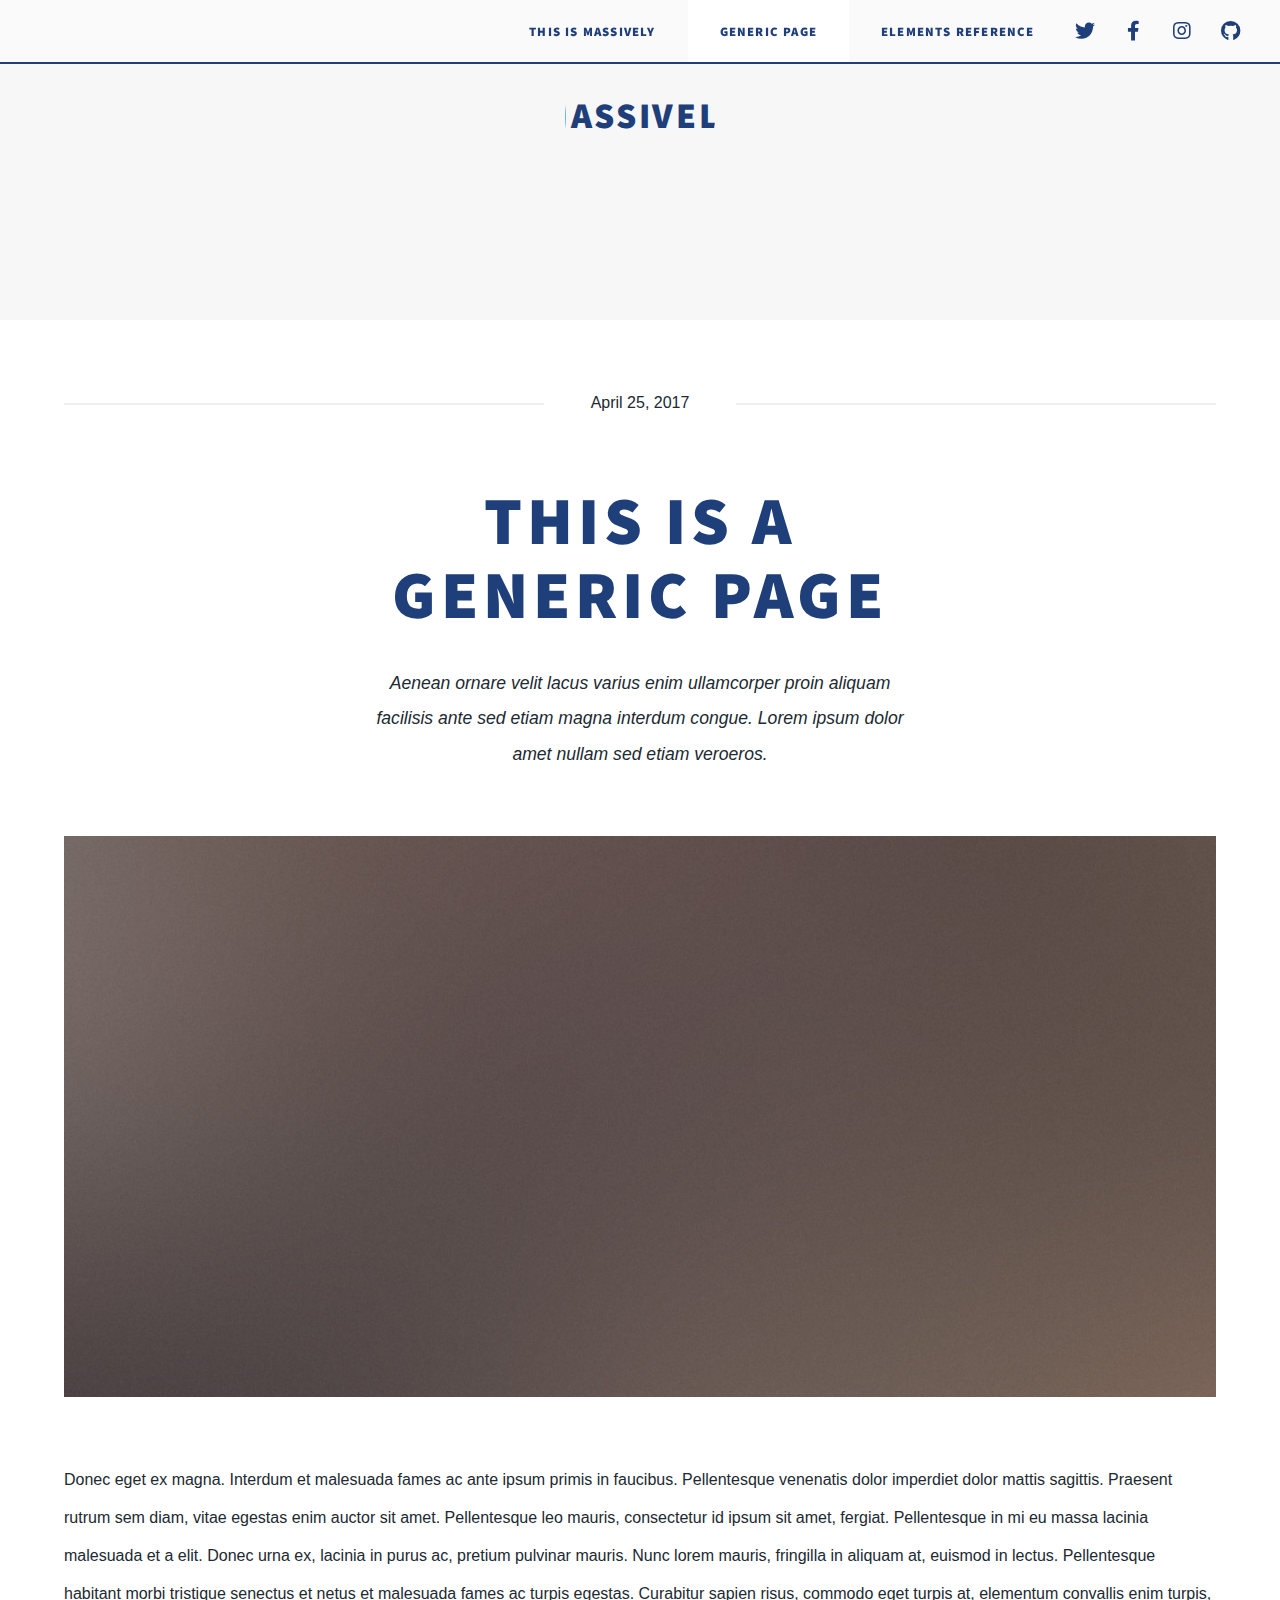
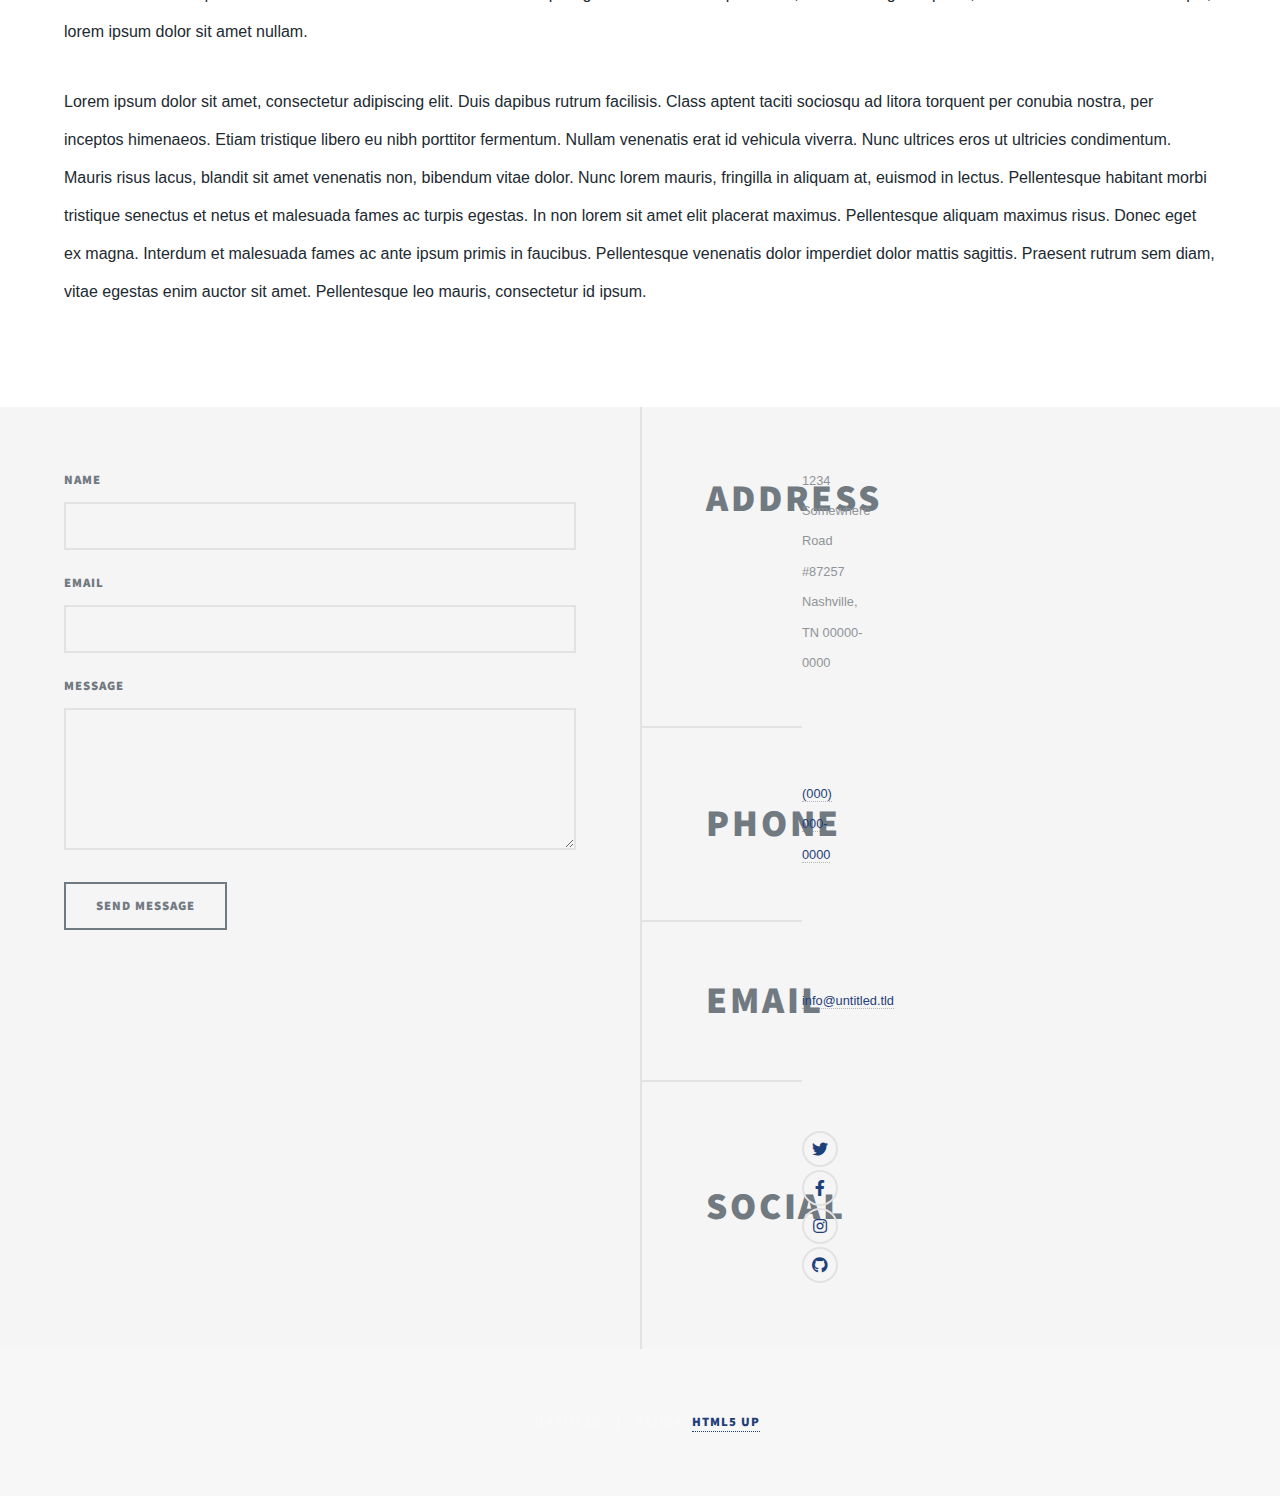
<file: generic.html>
<!DOCTYPE HTML>
<!--
	Massively by HTML5 UP
	html5up.net | @ajlkn
	Free for personal and commercial use under the CCA 3.0 license (html5up.net/license)
-->
<html>
	<head>
		<title>Generic Page - Massively by HTML5 UP</title>
		<meta charset="utf-8" />
		<meta name="viewport" content="width=device-width, initial-scale=1, user-scalable=no" />
		<link rel="stylesheet" href="assets/css/main.css" />
		<noscript><link rel="stylesheet" href="assets/css/noscript.css" /></noscript>
	</head>
	<body class="is-preload">

		<!-- Wrapper -->
			<div id="wrapper">

				<!-- Header -->
					<header id="header">
						<a href="index.html" class="logo">Massively</a>
					</header>

				<!-- Nav -->
					<nav id="nav">
						<ul class="links">
							<li><a href="index.html">This is Massively</a></li>
							<li class="active"><a href="generic.html">Generic Page</a></li>
							<li><a href="elements.html">Elements Reference</a></li>
						</ul>
						<ul class="icons">
							<li><a href="#" class="icon brands fa-twitter"><span class="label">Twitter</span></a></li>
							<li><a href="#" class="icon brands fa-facebook-f"><span class="label">Facebook</span></a></li>
							<li><a href="#" class="icon brands fa-instagram"><span class="label">Instagram</span></a></li>
							<li><a href="#" class="icon brands fa-github"><span class="label">GitHub</span></a></li>
						</ul>
					</nav>

				<!-- Main -->
					<div id="main">

						<!-- Post -->
							<section class="post">
								<header class="major">
									<span class="date">April 25, 2017</span>
									<h1>This is a<br />
									Generic Page</h1>
									<p>Aenean ornare velit lacus varius enim ullamcorper proin aliquam<br />
									facilisis ante sed etiam magna interdum congue. Lorem ipsum dolor<br />
									amet nullam sed etiam veroeros.</p>
								</header>
								<div class="image main"><img src="images/pic01.jpg" alt="" /></div>
								<p>Donec eget ex magna. Interdum et malesuada fames ac ante ipsum primis in faucibus. Pellentesque venenatis dolor imperdiet dolor mattis sagittis. Praesent rutrum sem diam, vitae egestas enim auctor sit amet. Pellentesque leo mauris, consectetur id ipsum sit amet, fergiat. Pellentesque in mi eu massa lacinia malesuada et a elit. Donec urna ex, lacinia in purus ac, pretium pulvinar mauris. Nunc lorem mauris, fringilla in aliquam at, euismod in lectus. Pellentesque habitant morbi tristique senectus et netus et malesuada fames ac turpis egestas. Curabitur sapien risus, commodo eget turpis at, elementum convallis enim turpis, lorem ipsum dolor sit amet nullam.</p>
								<p>Lorem ipsum dolor sit amet, consectetur adipiscing elit. Duis dapibus rutrum facilisis. Class aptent taciti sociosqu ad litora torquent per conubia nostra, per inceptos himenaeos. Etiam tristique libero eu nibh porttitor fermentum. Nullam venenatis erat id vehicula viverra. Nunc ultrices eros ut ultricies condimentum. Mauris risus lacus, blandit sit amet venenatis non, bibendum vitae dolor. Nunc lorem mauris, fringilla in aliquam at, euismod in lectus. Pellentesque habitant morbi tristique senectus et netus et malesuada fames ac turpis egestas. In non lorem sit amet elit placerat maximus. Pellentesque aliquam maximus risus. Donec eget ex magna. Interdum et malesuada fames ac ante ipsum primis in faucibus. Pellentesque venenatis dolor imperdiet dolor mattis sagittis. Praesent rutrum sem diam, vitae egestas enim auctor sit amet. Pellentesque leo mauris, consectetur id ipsum.</p>
							</section>

					</div>

				<!-- Footer -->
					<footer id="footer">
						<section>
							<form method="post" action="#">
								<div class="fields">
									<div class="field">
										<label for="name">Name</label>
										<input type="text" name="name" id="name" />
									</div>
									<div class="field">
										<label for="email">Email</label>
										<input type="text" name="email" id="email" />
									</div>
									<div class="field">
										<label for="message">Message</label>
										<textarea name="message" id="message" rows="3"></textarea>
									</div>
								</div>
								<ul class="actions">
									<li><input type="submit" value="Send Message" /></li>
								</ul>
							</form>
						</section>
						<section class="split contact">
							<section class="alt">
								<h3>Address</h3>
								<p>1234 Somewhere Road #87257<br />
								Nashville, TN 00000-0000</p>
							</section>
							<section>
								<h3>Phone</h3>
								<p><a href="#">(000) 000-0000</a></p>
							</section>
							<section>
								<h3>Email</h3>
								<p><a href="#">info@untitled.tld</a></p>
							</section>
							<section>
								<h3>Social</h3>
								<ul class="icons alt">
									<li><a href="#" class="icon brands alt fa-twitter"><span class="label">Twitter</span></a></li>
									<li><a href="#" class="icon brands alt fa-facebook-f"><span class="label">Facebook</span></a></li>
									<li><a href="#" class="icon brands alt fa-instagram"><span class="label">Instagram</span></a></li>
									<li><a href="#" class="icon brands alt fa-github"><span class="label">GitHub</span></a></li>
								</ul>
							</section>
						</section>
					</footer>

				<!-- Copyright -->
					<div id="copyright">
						<ul><li>&copy; Untitled</li><li>Design: <a href="https://html5up.net">HTML5 UP</a></li></ul>
					</div>

			</div>

		<!-- Scripts -->
			<script src="assets/js/jquery.min.js"></script>
			<script src="assets/js/jquery.scrollex.min.js"></script>
			<script src="assets/js/jquery.scrolly.min.js"></script>
			<script src="assets/js/browser.min.js"></script>
			<script src="assets/js/breakpoints.min.js"></script>
			<script src="assets/js/util.js"></script>
			<script src="assets/js/main.js"></script>

	</body>
</html>
</file>
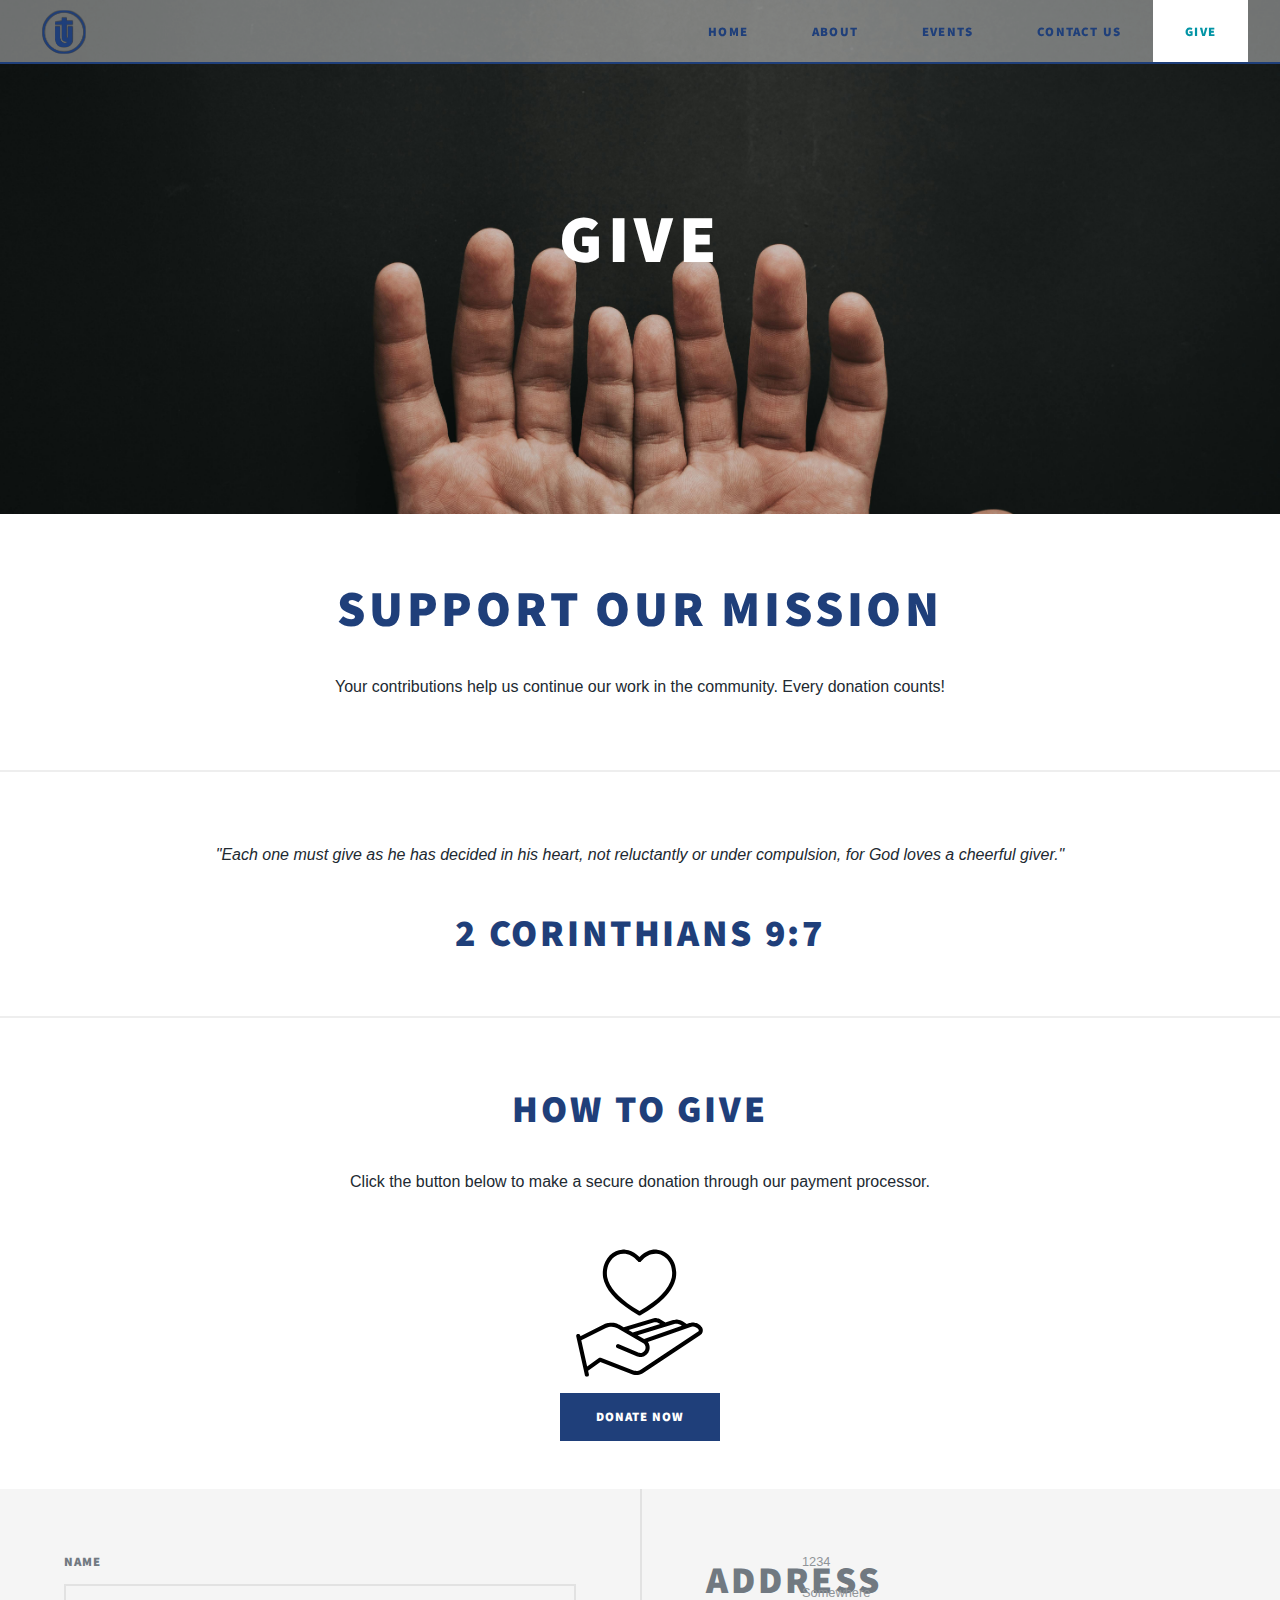
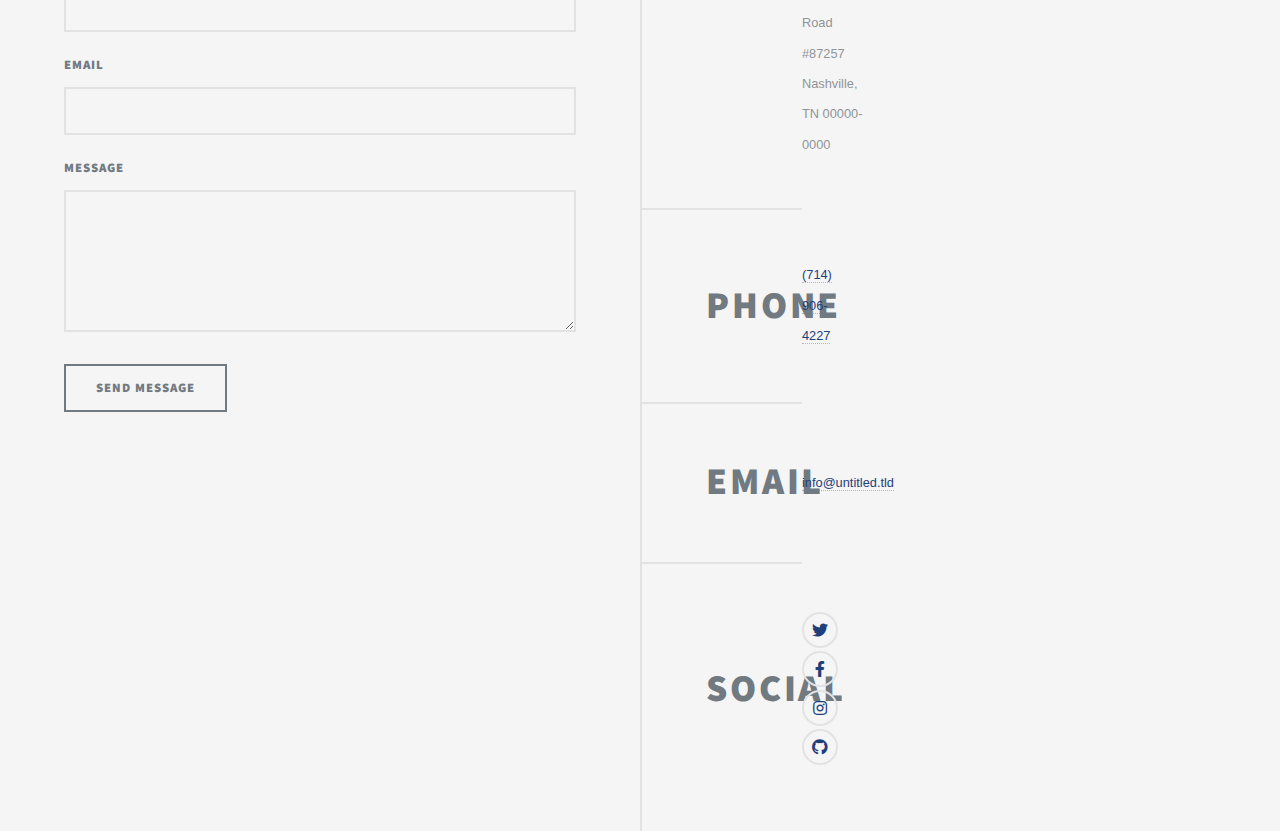
<file: give.html>
<!DOCTYPE HTML>
<!--
	Massively by HTML5 UP
	html5up.net | @ajlkn
	Free for personal and commercial use under the CCA 3.0 license (html5up.net/license)
-->
<html>

<head>
    <title>TrainUp Ministries</title>
    <meta charset="utf-8" />
    <meta name="viewport" content="width=device-width, initial-scale=1, user-scalable=no" />
    <link rel="stylesheet" href="assets/css/main.css" />
    <noscript>
        <link rel="stylesheet" href="assets/css/noscript.css" />
    </noscript>

    <style>
        body {
            font-family: Verdana, sans-serif;
            margin: 0;
        }

        .mySlides {
            width: calc(100% - 8rem);
            position: absolute;
            opacity: 0;
            transition: opacity 1.5s ease-in-out;
        }

        .mySlides * {
            text-align: center;
        }

        .mySlides.show {
            opacity: 1;
            z-index: 1;
        }

        .slideshow-container {
            height: calc(150px + 6rem);
        }

        @media only screen and (max-width: 300px) {
            .text {
                font-size: 11px;
            }
        }
    </style>
</head>

<body class="is-preload">

    <!-- Wrapper -->
    <div id="wrapper">

        <!-- Header -->
        <header id="header"
            style="padding: 0; display: flex; justify-content: center; height: calc(50vh + 4rem); background-image: url('give.jpg'); background-attachment: fixed; background-size: cover; background-position: bottom;">
            <h1>Give</h1>
        </header>

        <!-- Nav -->
        <nav id="nav">
            <a href="./" id="navLink" class="logo"><img src="transparentLogo.svg" id="navLogo" alt="TrainUp Logo"></a>
            <ul class="links">
                <li><a href="./">Home</a></li>
                <li><a href="./about">About</a></li>
                <li><a href="./events">Events</a></li>
                <li><a href="./contact">Contact Us</a></li>
                <li><a class="active" href="./give">Give</a></li>
            </ul>
            <!-- <ul class="icons">
				<li><a href="#" class="icon brands fa-twitter"><span class="label">Twitter</span></a></li>
				<li><a href="#" class="icon brands fa-facebook-f"><span class="label">Facebook</span></a></li>
				<li><a href="#" class="icon brands fa-instagram"><span class="label">Instagram</span></a></li>
				<li><a href="#" class="icon brands fa-github"><span class="label">GitHub</span></a></li>
			</ul> -->
        </nav>

        <!-- Main -->
        <div id="main">
            <section class="wrapper style1 align-center">
                <h2>Support Our Mission</h2>
                <p style="text-align: center;">Your contributions help us continue our work in the community. Every
                    donation counts!</p>
            </section>
            <section class="slideshow-container wrapper style2 align-center">
                <div class="mySlides show">
                    <p style="font-size: 1rem;"><i>"Each one must give as he has decided in his heart, not
                            reluctantly or under compulsion,
                            for God loves a cheerful giver."</i></p>
                    <h3>2 Corinthians 9:7</h3>
                </div>

                <div class="mySlides">
                    <p style="font-size: 1rem;"><i>"Honor the LORD with your wealth and with the firstfruits of all
                            your produce; then your
                            barns will be filled with plenty, and your vats will be bursting with wine."</i></p>
                    <h3>Proverbs 3:9-10</h3>
                </div>

                <div class="mySlides">
                    <p style="font-size: 1rem;"><i>"One gives freely, yet grows all the richer; another withholds
                            what he should give, and
                            only suffers want."</i></p>
                    <h3>Proverbs 11:24</h3>
                </div>
            </section>
            <section height="max-content" class="wrapper style3 align-center">
                <h3>How To Give</h3>

                <p style="text-align: center;">Click the button below to make a secure donation through our payment
                    processor.</p>
                <div style="display: flex; flex-direction: column; align-items: center; margin-bottom: 1rem;">
                    <img src="Giving Icon.svg" alt="Giving Icon" style="width: 10rem; height: 10rem;">
                    <a href="https://donate.stripe.com/cNidR16281jcduI31G5c400" target="_blank" style="width: 10rem;"
                        class="primary button">
                        Donate Now
                    </a>
                </div>

            </section>
        </div>

        <!-- Footer -->
        <footer id="footer">
            <section>
                <form method="post" action="https://formspree.io/f/xzzgpbqo">
                    <div class="fields">
                        <div class="field">
                            <label for="name">Name</label>
                            <input type="text" name="name" id="name" />
                        </div>
                        <div class="field">
                            <label for="email">Email</label>
                            <input type="text" name="email" id="email" />
                        </div>
                        <div class="field">
                            <label for="message">Message</label>
                            <textarea name="message" id="message" rows="3"></textarea>
                        </div>
                    </div>
                    <ul class="actions">
                        <li><input type="submit" value="Send Message" /></li>
                    </ul>
                </form>
            </section>
            <section class="split contact">
                <section class="alt">
                    <h3>Address</h3>
                    <p>1234 Somewhere Road #87257<br />
                        Nashville, TN 00000-0000</p>
                </section>
                <section>
                    <h3>Phone</h3>
                    <p><a href="#">(714) 906-4227</a></p>
                </section>
                <section>
                    <h3>Email</h3>
                    <p><a href="#">info@untitled.tld</a></p>
                </section>
                <section>
                    <h3>Social</h3>
                    <ul class="icons alt">
                        <li><a href="#" class="icon brands alt fa-twitter"><span class="label">Twitter</span></a>
                        </li>
                        <li><a href="#" class="icon brands alt fa-facebook-f"><span class="label">Facebook</span></a>
                        </li>
                        <li><a href="#" class="icon brands alt fa-instagram"><span class="label">Instagram</span></a>
                        </li>
                        <li><a href="#" class="icon brands alt fa-github"><span class="label">GitHub</span></a>
                        </li>
                    </ul>
                </section>
            </section>
        </footer>


    </div>

    <!-- Scripts -->
    <script src="https://js.stripe.com/v3/"></script>
    <script src="assets/js/jquery.min.js"></script>
    <script src="assets/js/jquery.scrollex.min.js"></script>
    <script src="assets/js/jquery.scrolly.min.js"></script>
    <script src="assets/js/browser.min.js"></script>
    <script src="assets/js/breakpoints.min.js"></script>
    <script src="assets/js/util.js"></script>
    <script src="assets/js/main.js"></script>



    <script>
        let prevYOffset = window.scrollY;
        window.addEventListener('scroll', () => {
            const currentYOffset = window.scrollY;

            if (currentYOffset > prevYOffset) {
                document.querySelector('#nav').classList.add('scrolling-down');
            } else {
                document.querySelector('#nav').classList.remove('scrolling-down');
            }

            prevYOffset = currentYOffset;

            if (currentYOffset > (window.innerHeight * 0.5) + 4 + (parseFloat(getComputedStyle(document.documentElement).fontSize) * 4)) {
                document.querySelector('#nav').classList.add('main-nav');
            }
            else {
                document.querySelector('#nav').classList.remove('main-nav');
            }
        });


        let slideIndex = 0;
        const slides = document.getElementsByClassName("mySlides");

        function showSlides() {
            for (let i = 0; i < slides.length; i++) {
                slides[i].classList.remove("show");
            }

            slideIndex++;
            if (slideIndex > slides.length) {
                slideIndex = 1;
            }

            slides[slideIndex - 1].classList.add("show");
            setTimeout(showSlides, 8000); // Change every 5s
        }

        showSlides();
    </script>


</body>

</html>
</file>
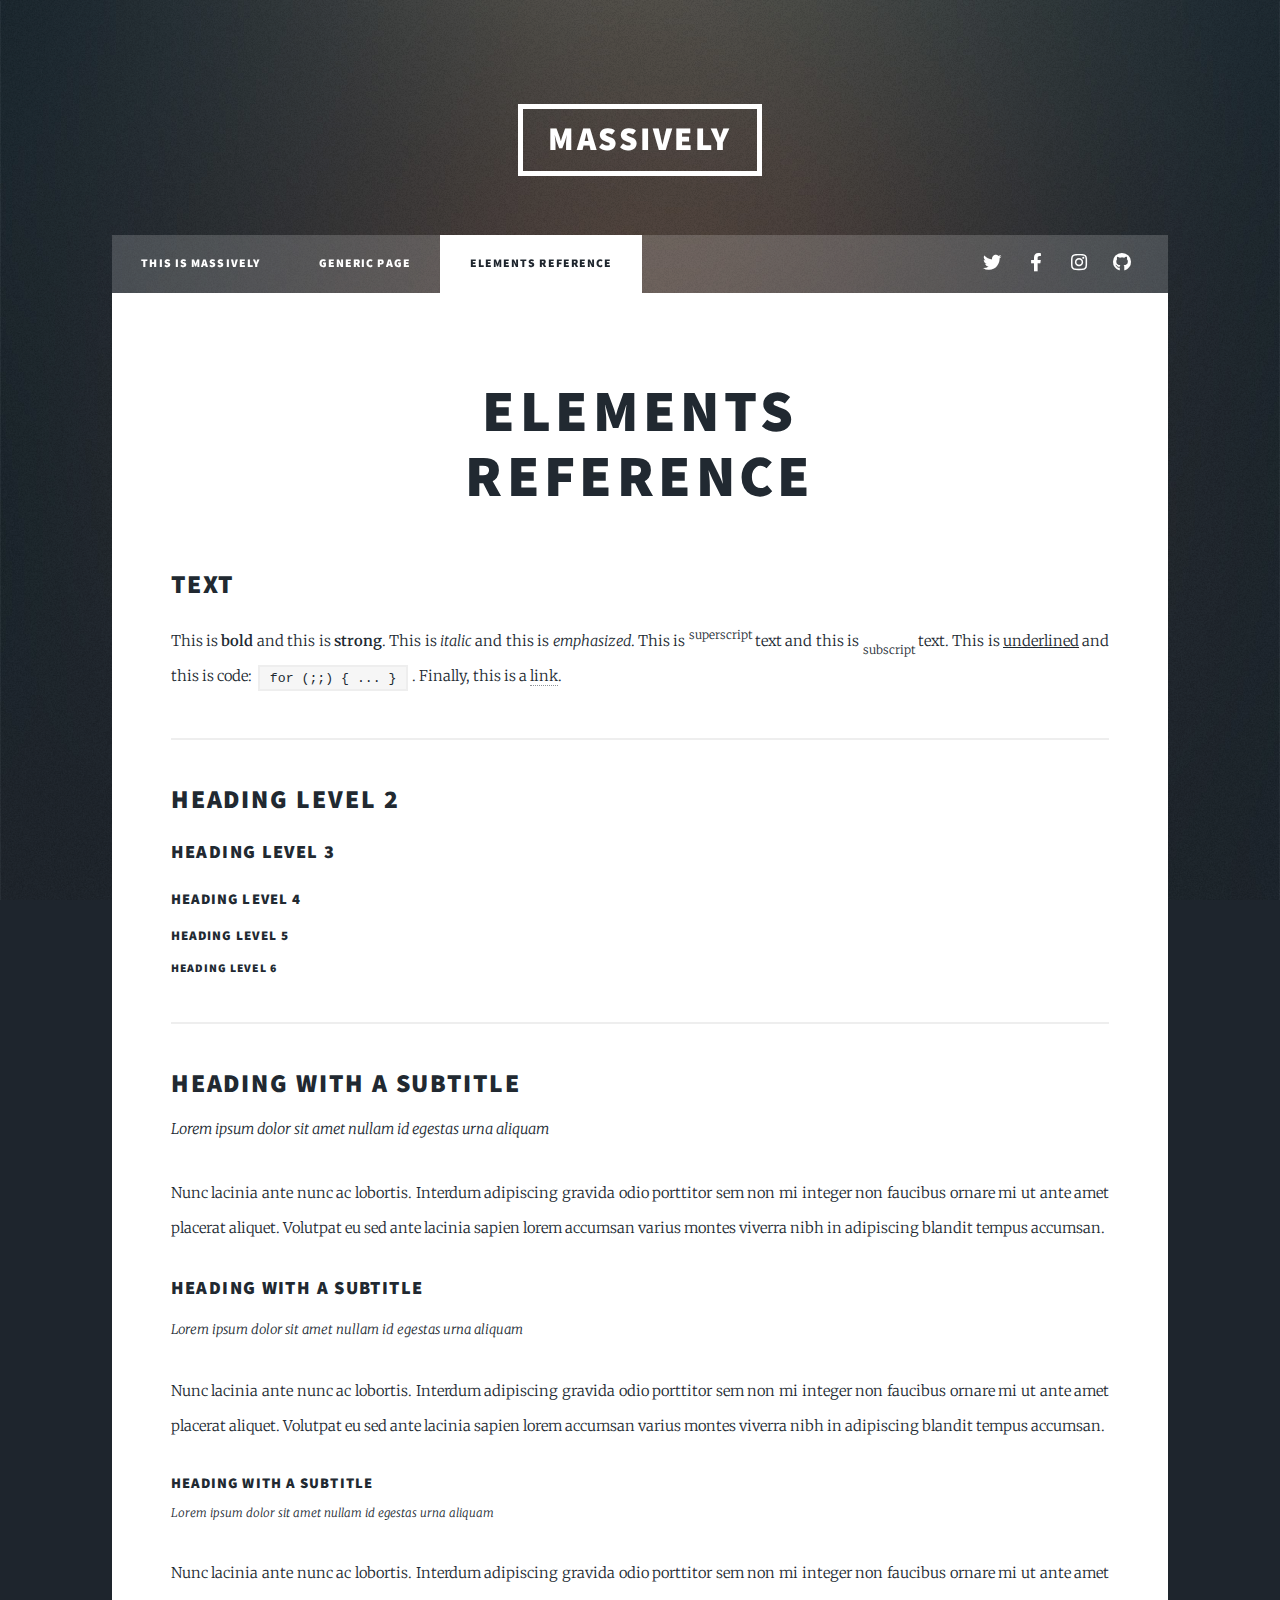
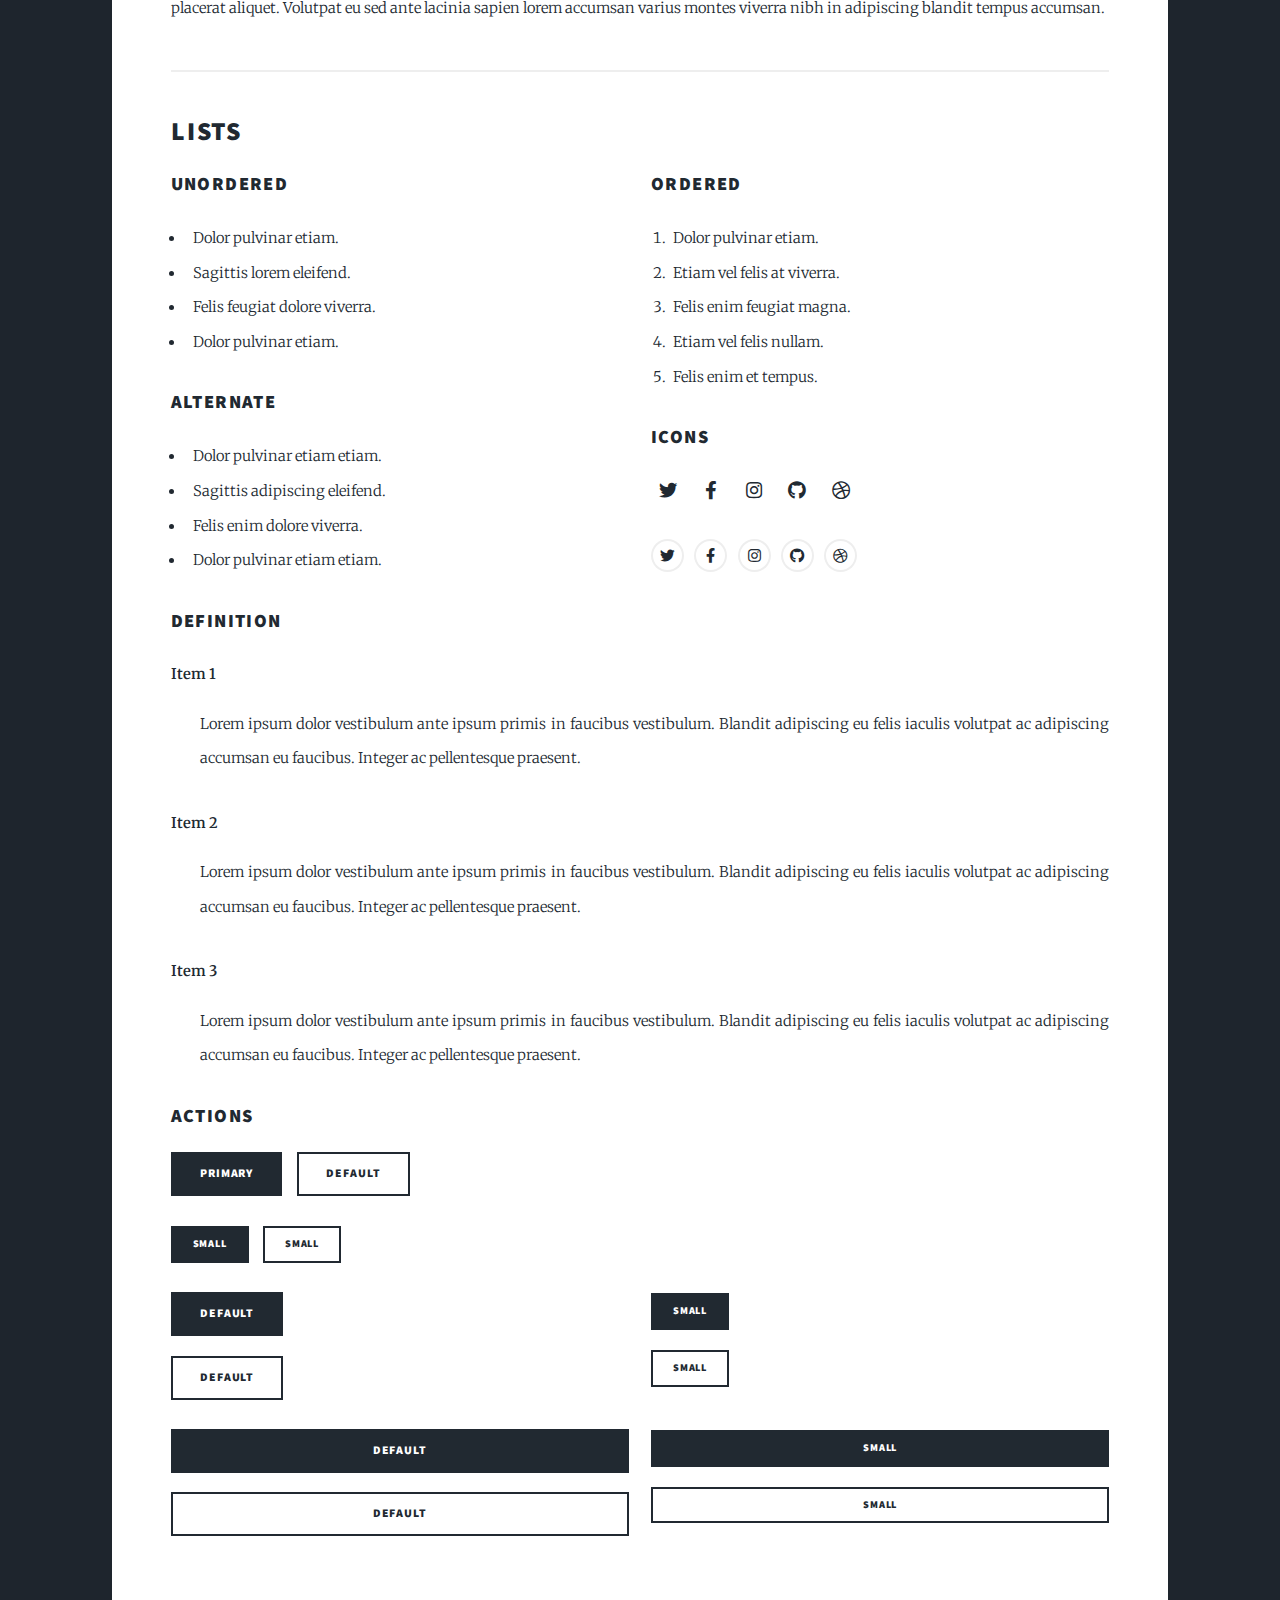
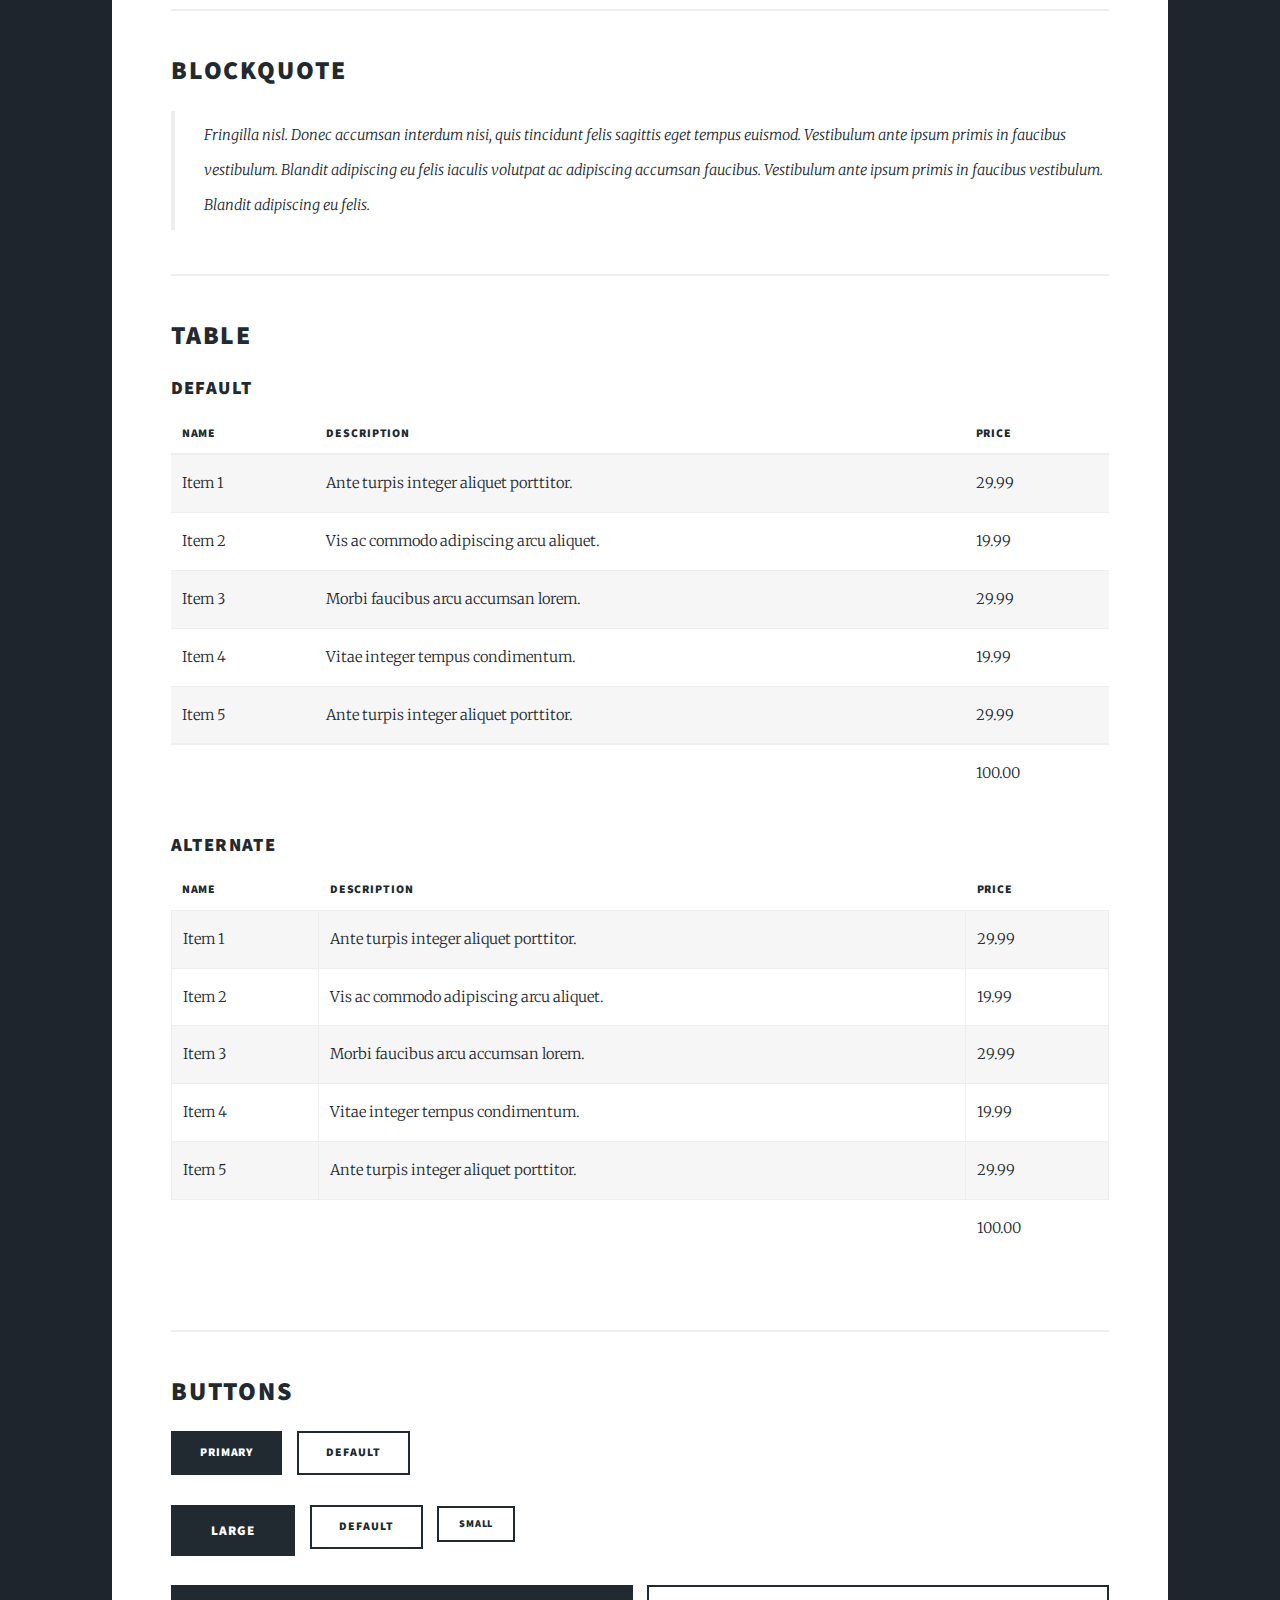
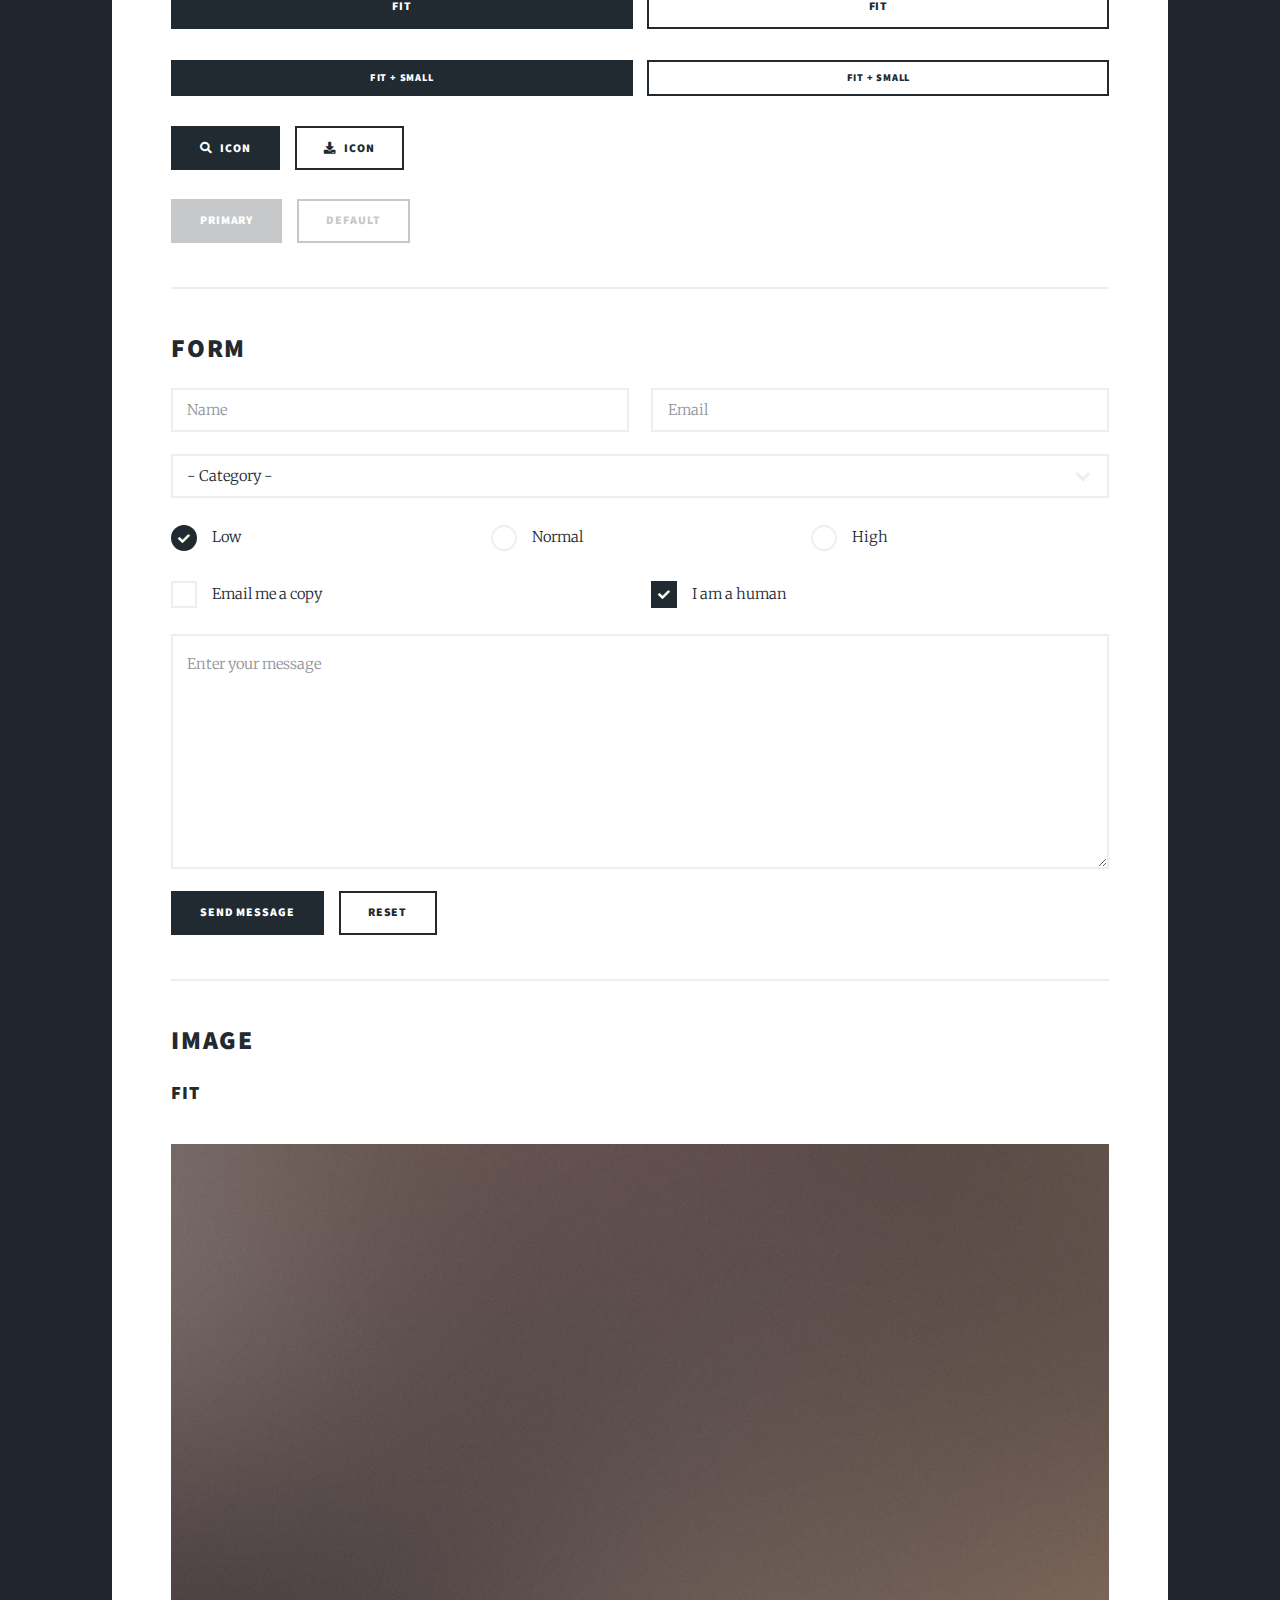
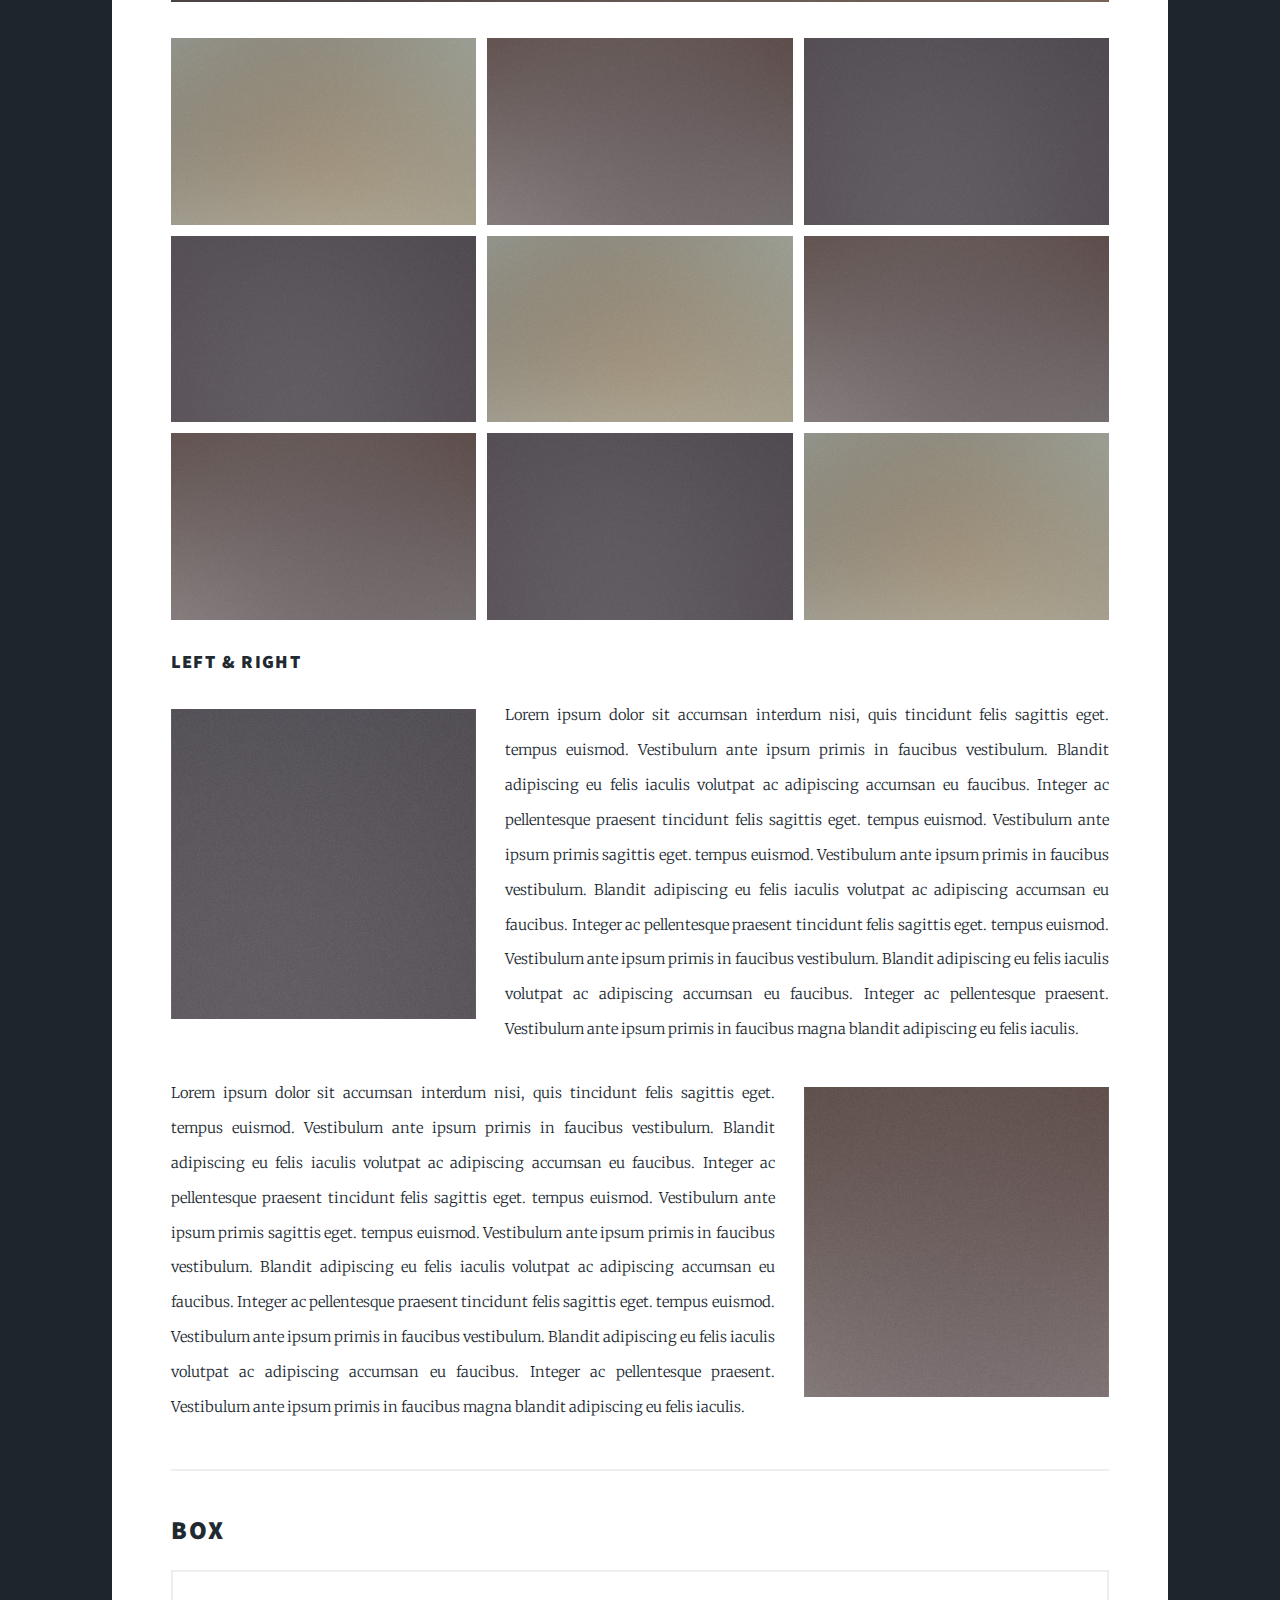
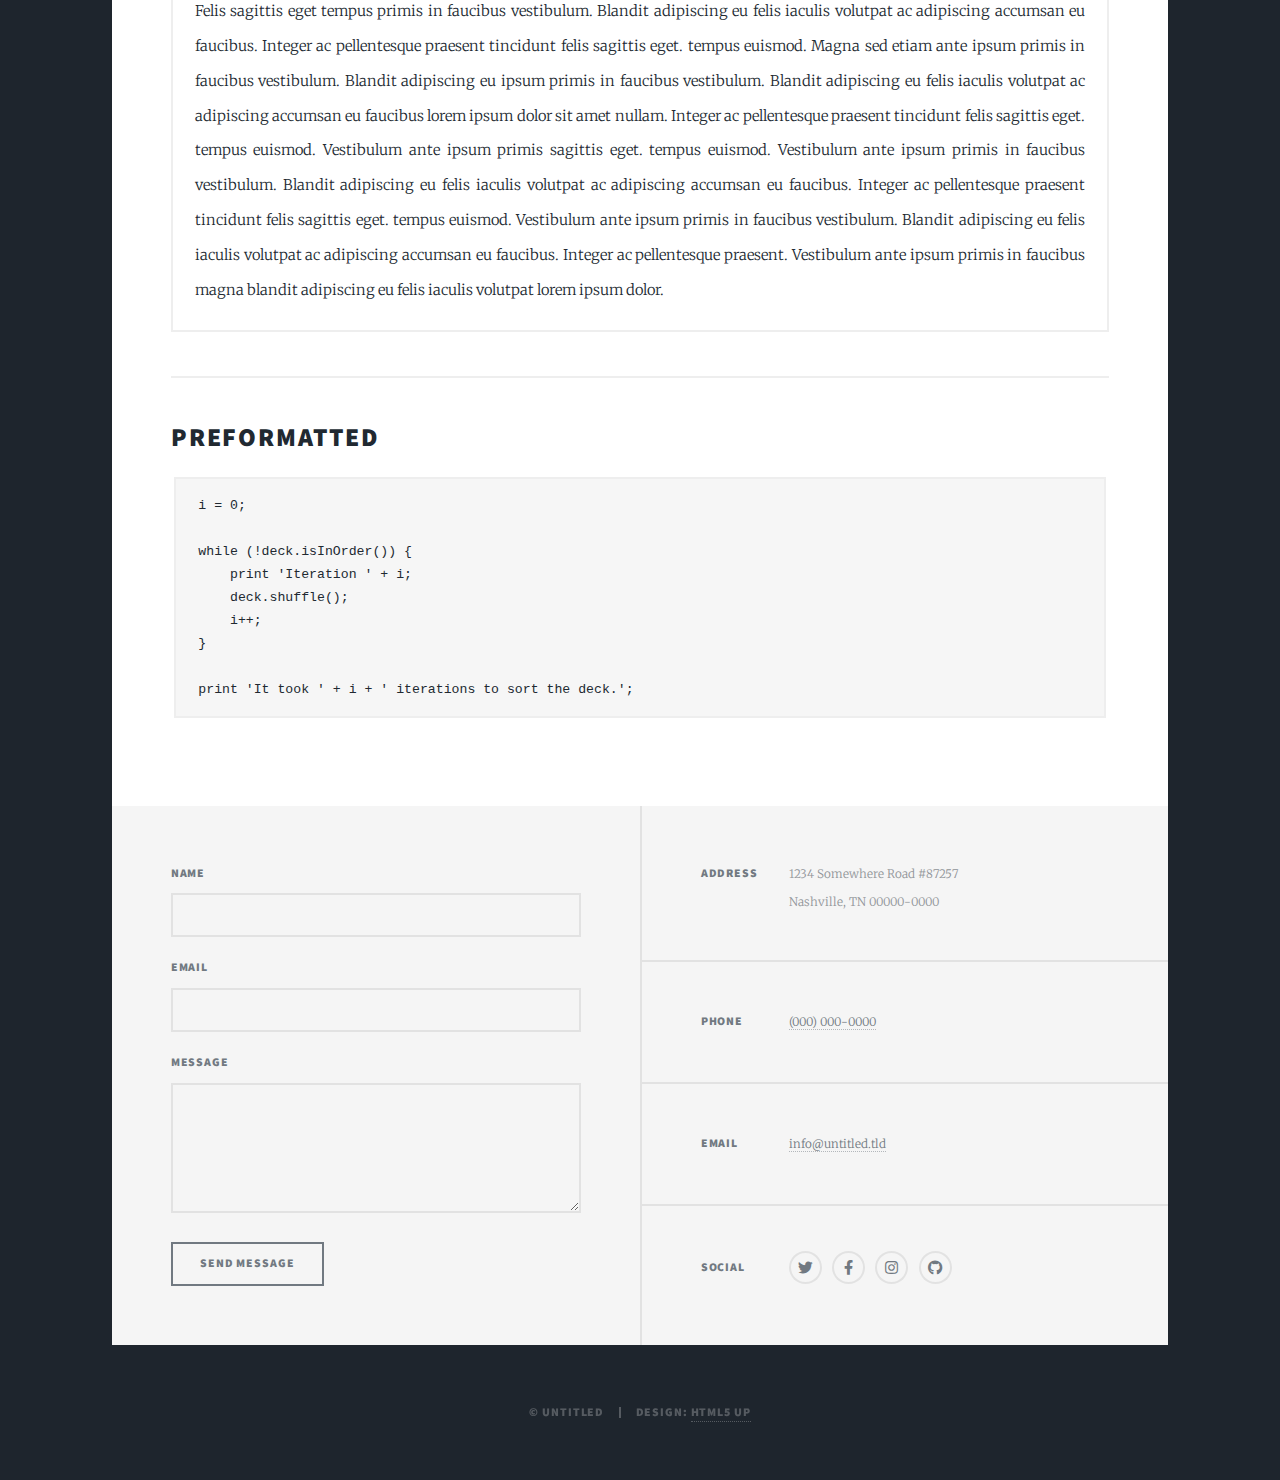
<file: html5up-massively/elements.html>
<!DOCTYPE HTML>
<!--
	Massively by HTML5 UP
	html5up.net | @ajlkn
	Free for personal and commercial use under the CCA 3.0 license (html5up.net/license)
-->
<html>
	<head>
		<title>Elements Reference - Massively by HTML5 UP</title>
		<meta charset="utf-8" />
		<meta name="viewport" content="width=device-width, initial-scale=1, user-scalable=no" />
		<link rel="stylesheet" href="assets/css/main.css" />
		<noscript><link rel="stylesheet" href="assets/css/noscript.css" /></noscript>
	</head>
	<body class="is-preload">

		<!-- Wrapper -->
			<div id="wrapper">

				<!-- Header -->
					<header id="header">
						<a href="index.html" class="logo">Massively</a>
					</header>

				<!-- Nav -->
					<nav id="nav">
						<ul class="links">
							<li><a href="index.html">This is Massively</a></li>
							<li><a href="generic.html">Generic Page</a></li>
							<li class="active"><a href="elements.html">Elements Reference</a></li>
						</ul>
						<ul class="icons">
							<li><a href="#" class="icon brands fa-twitter"><span class="label">Twitter</span></a></li>
							<li><a href="#" class="icon brands fa-facebook-f"><span class="label">Facebook</span></a></li>
							<li><a href="#" class="icon brands fa-instagram"><span class="label">Instagram</span></a></li>
							<li><a href="#" class="icon brands fa-github"><span class="label">GitHub</span></a></li>
						</ul>
					</nav>

				<!-- Main -->
					<div id="main">

						<!-- Post -->
							<section class="post">
								<header class="major">
									<h1>Elements<br />
									Reference</h1>
								</header>

								<!-- Text stuff -->
									<h2>Text</h2>
									<p>This is <b>bold</b> and this is <strong>strong</strong>. This is <i>italic</i> and this is <em>emphasized</em>.
									This is <sup>superscript</sup> text and this is <sub>subscript</sub> text.
									This is <u>underlined</u> and this is code: <code>for (;;) { ... }</code>.
									Finally, this is a <a href="#">link</a>.</p>
									<hr />
									<h2>Heading Level 2</h2>
									<h3>Heading Level 3</h3>
									<h4>Heading Level 4</h4>
									<h5>Heading Level 5</h5>
									<h6>Heading Level 6</h6>
									<hr />
									<header>
										<h2>Heading with a Subtitle</h2>
										<p>Lorem ipsum dolor sit amet nullam id egestas urna aliquam</p>
									</header>
									<p>Nunc lacinia ante nunc ac lobortis. Interdum adipiscing gravida odio porttitor sem non mi integer non faucibus ornare mi ut ante amet placerat aliquet. Volutpat eu sed ante lacinia sapien lorem accumsan varius montes viverra nibh in adipiscing blandit tempus accumsan.</p>
									<header>
										<h3>Heading with a Subtitle</h3>
										<p>Lorem ipsum dolor sit amet nullam id egestas urna aliquam</p>
									</header>
									<p>Nunc lacinia ante nunc ac lobortis. Interdum adipiscing gravida odio porttitor sem non mi integer non faucibus ornare mi ut ante amet placerat aliquet. Volutpat eu sed ante lacinia sapien lorem accumsan varius montes viverra nibh in adipiscing blandit tempus accumsan.</p>
									<header>
										<h4>Heading with a Subtitle</h4>
										<p>Lorem ipsum dolor sit amet nullam id egestas urna aliquam</p>
									</header>
									<p>Nunc lacinia ante nunc ac lobortis. Interdum adipiscing gravida odio porttitor sem non mi integer non faucibus ornare mi ut ante amet placerat aliquet. Volutpat eu sed ante lacinia sapien lorem accumsan varius montes viverra nibh in adipiscing blandit tempus accumsan.</p>

									<hr />

								<!-- Lists -->
									<h2>Lists</h2>
									<div class="row">
										<div class="col-6 col-12-small">

											<h3>Unordered</h3>
											<ul>
												<li>Dolor pulvinar etiam.</li>
												<li>Sagittis lorem eleifend.</li>
												<li>Felis feugiat dolore viverra.</li>
												<li>Dolor pulvinar etiam.</li>
											</ul>

											<h3>Alternate</h3>
											<ul class="alt">
												<li>Dolor pulvinar etiam etiam.</li>
												<li>Sagittis adipiscing eleifend.</li>
												<li>Felis enim dolore viverra.</li>
												<li>Dolor pulvinar etiam etiam.</li>
											</ul>

										</div>
										<div class="col-6 col-12-small">

											<h3>Ordered</h3>
											<ol>
												<li>Dolor pulvinar etiam.</li>
												<li>Etiam vel felis at viverra.</li>
												<li>Felis enim feugiat magna.</li>
												<li>Etiam vel felis nullam.</li>
												<li>Felis enim et tempus.</li>
											</ol>

											<h3>Icons</h3>
											<ul class="icons">
												<li><a href="#" class="icon brands fa-twitter"><span class="label">Twitter</span></a></li>
												<li><a href="#" class="icon brands fa-facebook-f"><span class="label">Facebook</span></a></li>
												<li><a href="#" class="icon brands fa-instagram"><span class="label">Instagram</span></a></li>
												<li><a href="#" class="icon brands fa-github"><span class="label">Github</span></a></li>
												<li><a href="#" class="icon brands fa-dribbble"><span class="label">Dribbble</span></a></li>
											</ul>
											<ul class="icons alt">
												<li><a href="#" class="icon brands alt fa-twitter"><span class="label">Twitter</span></a></li>
												<li><a href="#" class="icon brands alt fa-facebook-f"><span class="label">Facebook</span></a></li>
												<li><a href="#" class="icon brands alt fa-instagram"><span class="label">Instagram</span></a></li>
												<li><a href="#" class="icon brands alt fa-github"><span class="label">Github</span></a></li>
												<li><a href="#" class="icon brands alt fa-dribbble"><span class="label">Dribbble</span></a></li>
											</ul>

										</div>
									</div>
									<h3>Definition</h3>
									<dl>
										<dt>Item 1</dt>
										<dd>
											<p>Lorem ipsum dolor vestibulum ante ipsum primis in faucibus vestibulum. Blandit adipiscing eu felis iaculis volutpat ac adipiscing accumsan eu faucibus. Integer ac pellentesque praesent.</p>
										</dd>
										<dt>Item 2</dt>
										<dd>
											<p>Lorem ipsum dolor vestibulum ante ipsum primis in faucibus vestibulum. Blandit adipiscing eu felis iaculis volutpat ac adipiscing accumsan eu faucibus. Integer ac pellentesque praesent.</p>
										</dd>
										<dt>Item 3</dt>
										<dd>
											<p>Lorem ipsum dolor vestibulum ante ipsum primis in faucibus vestibulum. Blandit adipiscing eu felis iaculis volutpat ac adipiscing accumsan eu faucibus. Integer ac pellentesque praesent.</p>
										</dd>
									</dl>

									<h3>Actions</h3>
									<ul class="actions">
										<li><a href="#" class="button primary">Primary</a></li>
										<li><a href="#" class="button">Default</a></li>
									</ul>
									<ul class="actions small">
										<li><a href="#" class="button primary small">Small</a></li>
										<li><a href="#" class="button small">Small</a></li>
									</ul>
									<div class="row">
										<div class="col-6 col-12-small">
											<ul class="actions stacked">
												<li><a href="#" class="button primary">Default</a></li>
												<li><a href="#" class="button">Default</a></li>
											</ul>
										</div>
										<div class="col-6 col-12-small">
											<ul class="actions stacked">
												<li><a href="#" class="button primary small">Small</a></li>
												<li><a href="#" class="button small">Small</a></li>
											</ul>
										</div>
									</div>
									<div class="row">
										<div class="col-6 col-12-small">
											<ul class="actions stacked">
												<li><a href="#" class="button primary fit">Default</a></li>
												<li><a href="#" class="button fit">Default</a></li>
											</ul>
										</div>
										<div class="col-6 col-12-small">
											<ul class="actions stacked">
												<li><a href="#" class="button primary small fit">Small</a></li>
												<li><a href="#" class="button small fit">Small</a></li>
											</ul>
										</div>
									</div>

									<hr />

								<!-- Blockquote -->
									<h2>Blockquote</h2>
									<blockquote>Fringilla nisl. Donec accumsan interdum nisi, quis tincidunt felis sagittis eget tempus euismod. Vestibulum ante ipsum primis in faucibus vestibulum. Blandit adipiscing eu felis iaculis volutpat ac adipiscing accumsan faucibus. Vestibulum ante ipsum primis in faucibus vestibulum. Blandit adipiscing eu felis.</blockquote>

									<hr />

								<!-- Table -->
									<h2>Table</h2>

									<h3>Default</h3>
									<div class="table-wrapper">
										<table>
											<thead>
												<tr>
													<th>Name</th>
													<th>Description</th>
													<th>Price</th>
												</tr>
											</thead>
											<tbody>
												<tr>
													<td>Item 1</td>
													<td>Ante turpis integer aliquet porttitor.</td>
													<td>29.99</td>
												</tr>
												<tr>
													<td>Item 2</td>
													<td>Vis ac commodo adipiscing arcu aliquet.</td>
													<td>19.99</td>
												</tr>
												<tr>
													<td>Item 3</td>
													<td> Morbi faucibus arcu accumsan lorem.</td>
													<td>29.99</td>
												</tr>
												<tr>
													<td>Item 4</td>
													<td>Vitae integer tempus condimentum.</td>
													<td>19.99</td>
												</tr>
												<tr>
													<td>Item 5</td>
													<td>Ante turpis integer aliquet porttitor.</td>
													<td>29.99</td>
												</tr>
											</tbody>
											<tfoot>
												<tr>
													<td colspan="2"></td>
													<td>100.00</td>
												</tr>
											</tfoot>
										</table>
									</div>

									<h3>Alternate</h3>
									<div class="table-wrapper">
										<table class="alt">
											<thead>
												<tr>
													<th>Name</th>
													<th>Description</th>
													<th>Price</th>
												</tr>
											</thead>
											<tbody>
												<tr>
													<td>Item 1</td>
													<td>Ante turpis integer aliquet porttitor.</td>
													<td>29.99</td>
												</tr>
												<tr>
													<td>Item 2</td>
													<td>Vis ac commodo adipiscing arcu aliquet.</td>
													<td>19.99</td>
												</tr>
												<tr>
													<td>Item 3</td>
													<td> Morbi faucibus arcu accumsan lorem.</td>
													<td>29.99</td>
												</tr>
												<tr>
													<td>Item 4</td>
													<td>Vitae integer tempus condimentum.</td>
													<td>19.99</td>
												</tr>
												<tr>
													<td>Item 5</td>
													<td>Ante turpis integer aliquet porttitor.</td>
													<td>29.99</td>
												</tr>
											</tbody>
											<tfoot>
												<tr>
													<td colspan="2"></td>
													<td>100.00</td>
												</tr>
											</tfoot>
										</table>
									</div>

									<hr />

								<!-- Buttons -->
									<h2>Buttons</h2>
									<ul class="actions">
										<li><a href="#" class="button primary">Primary</a></li>
										<li><a href="#" class="button">Default</a></li>
									</ul>
									<ul class="actions">
										<li><a href="#" class="button primary large">Large</a></li>
										<li><a href="#" class="button">Default</a></li>
										<li><a href="#" class="button small">Small</a></li>
									</ul>
									<ul class="actions fit">
										<li><a href="#" class="button primary fit">Fit</a></li>
										<li><a href="#" class="button fit">Fit</a></li>
									</ul>
									<ul class="actions fit small">
										<li><a href="#" class="button primary fit small">Fit + Small</a></li>
										<li><a href="#" class="button fit small">Fit + Small</a></li>
									</ul>
									<ul class="actions">
										<li><a href="#" class="button primary icon solid fa-search">Icon</a></li>
										<li><a href="#" class="button icon solid fa-download">Icon</a></li>
									</ul>
									<ul class="actions">
										<li><span class="button primary disabled">Primary</span></li>
										<li><span class="button disabled">Default</span></li>
									</ul>

									<hr />

								<!-- Form -->
									<h2>Form</h2>

									<form method="post" action="#">
										<div class="row gtr-uniform">
											<div class="col-6 col-12-xsmall">
												<input type="text" name="demo-name" id="demo-name" value="" placeholder="Name" />
											</div>
											<div class="col-6 col-12-xsmall">
												<input type="email" name="demo-email" id="demo-email" value="" placeholder="Email" />
											</div>
											<!-- Break -->
											<div class="col-12">
												<select name="demo-category" id="demo-category">
													<option value="">- Category -</option>
													<option value="1">Manufacturing</option>
													<option value="1">Shipping</option>
													<option value="1">Administration</option>
													<option value="1">Human Resources</option>
												</select>
											</div>
											<!-- Break -->
											<div class="col-4 col-12-small">
												<input type="radio" id="demo-priority-low" name="demo-priority" checked>
												<label for="demo-priority-low">Low</label>
											</div>
											<div class="col-4 col-12-small">
												<input type="radio" id="demo-priority-normal" name="demo-priority">
												<label for="demo-priority-normal">Normal</label>
											</div>
											<div class="col-4 col-12-small">
												<input type="radio" id="demo-priority-high" name="demo-priority">
												<label for="demo-priority-high">High</label>
											</div>
											<!-- Break -->
											<div class="col-6 col-12-small">
												<input type="checkbox" id="demo-copy" name="demo-copy">
												<label for="demo-copy">Email me a copy</label>
											</div>
											<div class="col-6 col-12-small">
												<input type="checkbox" id="demo-human" name="demo-human" checked>
												<label for="demo-human">I am a human</label>
											</div>
											<!-- Break -->
											<div class="col-12">
												<textarea name="demo-message" id="demo-message" placeholder="Enter your message" rows="6"></textarea>
											</div>
											<!-- Break -->
											<div class="col-12">
												<ul class="actions">
													<li><input type="submit" value="Send Message" class="primary" /></li>
													<li><input type="reset" value="Reset" /></li>
												</ul>
											</div>
										</div>
									</form>

									<hr />

								<!-- Image -->
									<h2>Image</h2>

									<h3>Fit</h3>
									<span class="image fit"><img src="images/pic01.jpg" alt="" /></span>
									<div class="box alt">
										<div class="row gtr-50 gtr-uniform">
											<div class="col-4"><span class="image fit"><img src="images/pic02.jpg" alt="" /></span></div>
											<div class="col-4"><span class="image fit"><img src="images/pic03.jpg" alt="" /></span></div>
											<div class="col-4"><span class="image fit"><img src="images/pic04.jpg" alt="" /></span></div>
											<!-- Break -->
											<div class="col-4"><span class="image fit"><img src="images/pic04.jpg" alt="" /></span></div>
											<div class="col-4"><span class="image fit"><img src="images/pic02.jpg" alt="" /></span></div>
											<div class="col-4"><span class="image fit"><img src="images/pic03.jpg" alt="" /></span></div>
											<!-- Break -->
											<div class="col-4"><span class="image fit"><img src="images/pic03.jpg" alt="" /></span></div>
											<div class="col-4"><span class="image fit"><img src="images/pic04.jpg" alt="" /></span></div>
											<div class="col-4"><span class="image fit"><img src="images/pic02.jpg" alt="" /></span></div>
										</div>
									</div>

									<h3>Left &amp; Right</h3>
									<p><span class="image left"><img src="images/pic08.jpg" alt="" /></span>Lorem ipsum dolor sit accumsan interdum nisi, quis tincidunt felis sagittis eget. tempus euismod. Vestibulum ante ipsum primis in faucibus vestibulum. Blandit adipiscing eu felis iaculis volutpat ac adipiscing accumsan eu faucibus. Integer ac pellentesque praesent tincidunt felis sagittis eget. tempus euismod. Vestibulum ante ipsum primis sagittis eget. tempus euismod. Vestibulum ante ipsum primis in faucibus vestibulum. Blandit adipiscing eu felis iaculis volutpat ac adipiscing accumsan eu faucibus. Integer ac pellentesque praesent tincidunt felis sagittis eget. tempus euismod. Vestibulum ante ipsum primis in faucibus vestibulum. Blandit adipiscing eu felis iaculis volutpat ac adipiscing accumsan eu faucibus. Integer ac pellentesque praesent. Vestibulum ante ipsum primis in faucibus magna blandit adipiscing eu felis iaculis.</p>
									<p><span class="image right"><img src="images/pic09.jpg" alt="" /></span>Lorem ipsum dolor sit accumsan interdum nisi, quis tincidunt felis sagittis eget. tempus euismod. Vestibulum ante ipsum primis in faucibus vestibulum. Blandit adipiscing eu felis iaculis volutpat ac adipiscing accumsan eu faucibus. Integer ac pellentesque praesent tincidunt felis sagittis eget. tempus euismod. Vestibulum ante ipsum primis sagittis eget. tempus euismod. Vestibulum ante ipsum primis in faucibus vestibulum. Blandit adipiscing eu felis iaculis volutpat ac adipiscing accumsan eu faucibus. Integer ac pellentesque praesent tincidunt felis sagittis eget. tempus euismod. Vestibulum ante ipsum primis in faucibus vestibulum. Blandit adipiscing eu felis iaculis volutpat ac adipiscing accumsan eu faucibus. Integer ac pellentesque praesent. Vestibulum ante ipsum primis in faucibus magna blandit adipiscing eu felis iaculis.</p>

									<hr />

								<!-- Box -->
									<h2>Box</h2>
									<div class="box">
										<p>Felis sagittis eget tempus primis in faucibus vestibulum. Blandit adipiscing eu felis iaculis volutpat ac adipiscing accumsan eu faucibus. Integer ac pellentesque praesent tincidunt felis sagittis eget. tempus euismod. Magna sed etiam ante ipsum primis in faucibus vestibulum. Blandit adipiscing eu ipsum primis in faucibus vestibulum. Blandit adipiscing eu felis iaculis volutpat ac adipiscing accumsan eu faucibus lorem ipsum dolor sit amet nullam. Integer ac pellentesque praesent tincidunt felis sagittis eget. tempus euismod. Vestibulum ante ipsum primis sagittis eget. tempus euismod. Vestibulum ante ipsum primis in faucibus vestibulum. Blandit adipiscing eu felis iaculis volutpat ac adipiscing accumsan eu faucibus. Integer ac pellentesque praesent tincidunt felis sagittis eget. tempus euismod. Vestibulum ante ipsum primis in faucibus vestibulum. Blandit adipiscing eu felis iaculis volutpat ac adipiscing accumsan eu faucibus. Integer ac pellentesque praesent. Vestibulum ante ipsum primis in faucibus magna blandit adipiscing eu felis iaculis volutpat lorem ipsum dolor.</p>
									</div>

									<hr />

								<!-- Preformatted Code -->
									<h2>Preformatted</h2>
									<pre><code>i = 0;

while (!deck.isInOrder()) {
    print 'Iteration ' + i;
    deck.shuffle();
    i++;
}

print 'It took ' + i + ' iterations to sort the deck.';
</code></pre>

							</section>

					</div>

				<!-- Footer -->
					<footer id="footer">
						<section>
							<form method="post" action="#">
								<div class="fields">
									<div class="field">
										<label for="name">Name</label>
										<input type="text" name="name" id="name" />
									</div>
									<div class="field">
										<label for="email">Email</label>
										<input type="text" name="email" id="email" />
									</div>
									<div class="field">
										<label for="message">Message</label>
										<textarea name="message" id="message" rows="3"></textarea>
									</div>
								</div>
								<ul class="actions">
									<li><input type="submit" value="Send Message" /></li>
								</ul>
							</form>
						</section>
						<section class="split contact">
							<section class="alt">
								<h3>Address</h3>
								<p>1234 Somewhere Road #87257<br />
								Nashville, TN 00000-0000</p>
							</section>
							<section>
								<h3>Phone</h3>
								<p><a href="#">(000) 000-0000</a></p>
							</section>
							<section>
								<h3>Email</h3>
								<p><a href="#">info@untitled.tld</a></p>
							</section>
							<section>
								<h3>Social</h3>
								<ul class="icons alt">
									<li><a href="#" class="icon brands alt fa-twitter"><span class="label">Twitter</span></a></li>
									<li><a href="#" class="icon brands alt fa-facebook-f"><span class="label">Facebook</span></a></li>
									<li><a href="#" class="icon brands alt fa-instagram"><span class="label">Instagram</span></a></li>
									<li><a href="#" class="icon brands alt fa-github"><span class="label">GitHub</span></a></li>
								</ul>
							</section>
						</section>
					</footer>

				<!-- Copyright -->
					<div id="copyright">
						<ul><li>&copy; Untitled</li><li>Design: <a href="https://html5up.net">HTML5 UP</a></li></ul>
					</div>

			</div>

		<!-- Scripts -->
			<script src="assets/js/jquery.min.js"></script>
			<script src="assets/js/jquery.scrollex.min.js"></script>
			<script src="assets/js/jquery.scrolly.min.js"></script>
			<script src="assets/js/browser.min.js"></script>
			<script src="assets/js/breakpoints.min.js"></script>
			<script src="assets/js/util.js"></script>
			<script src="assets/js/main.js"></script>

	</body>
</html>
</file>
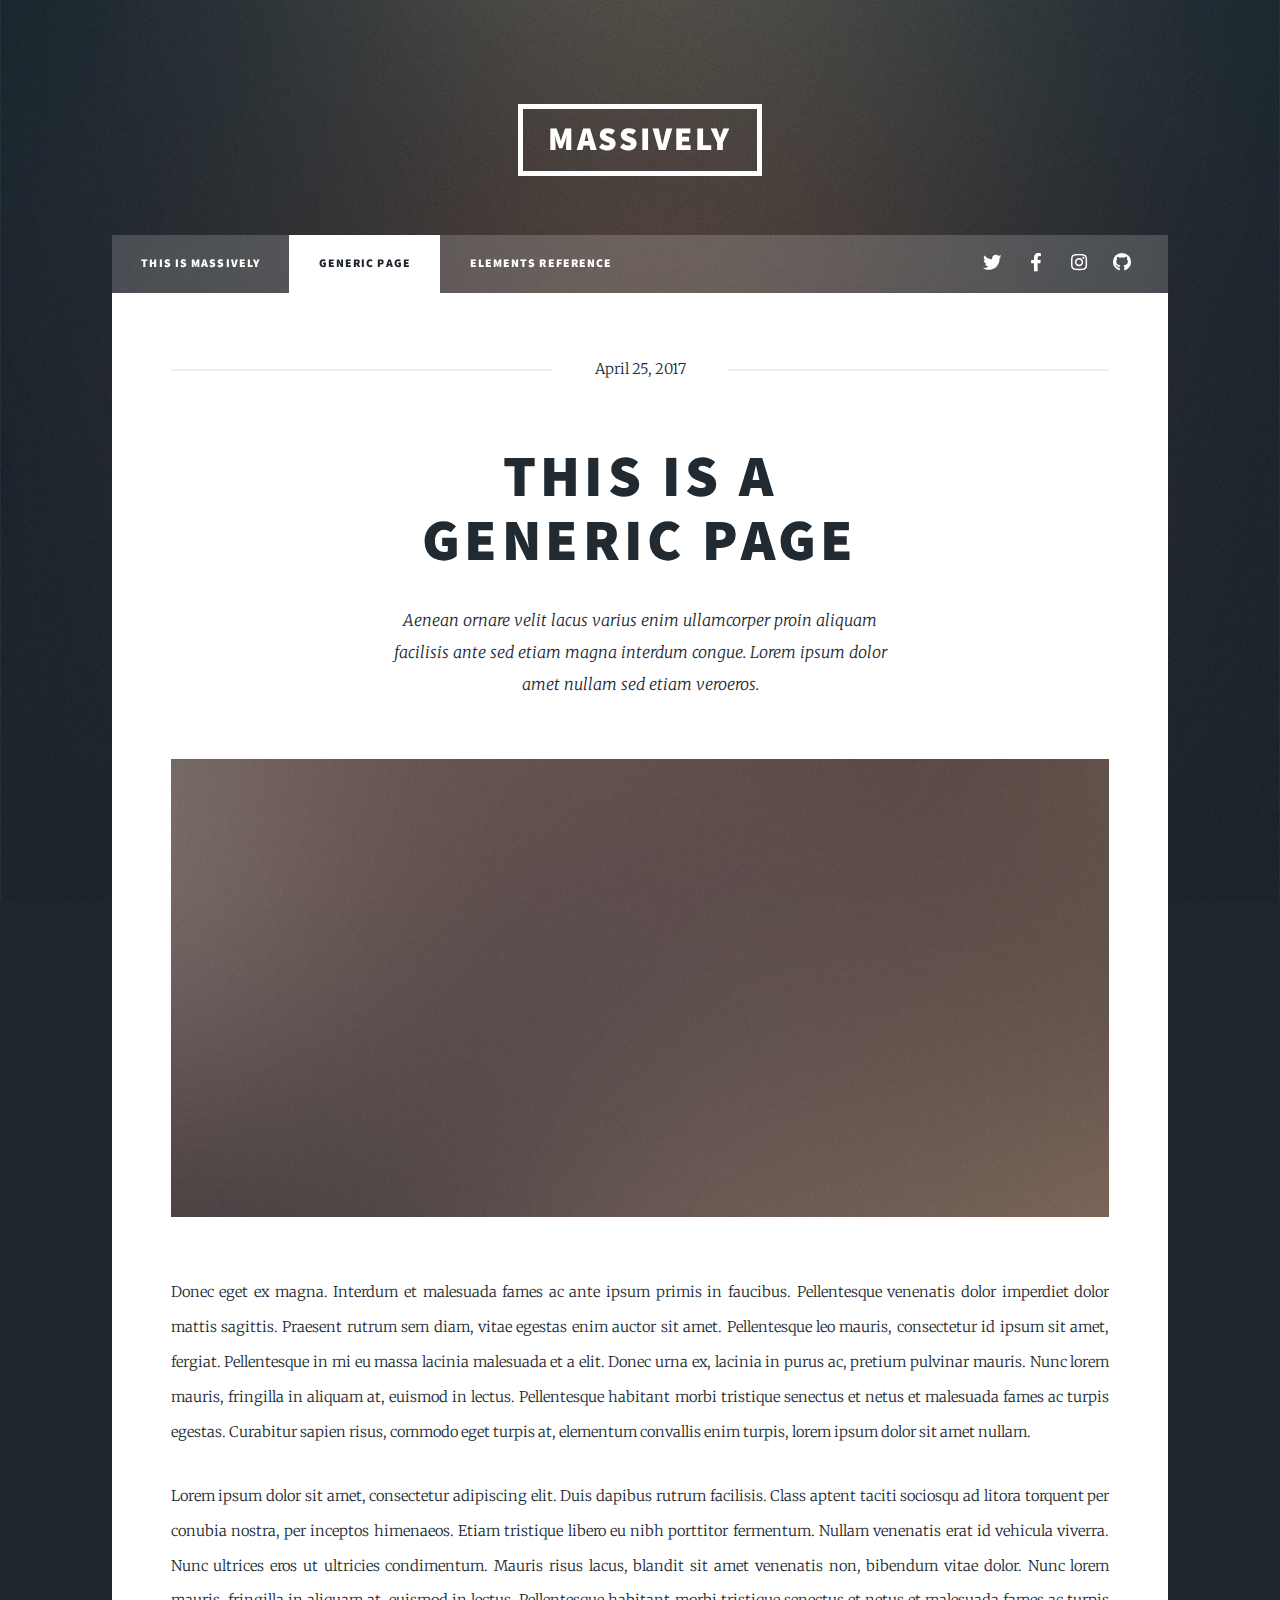
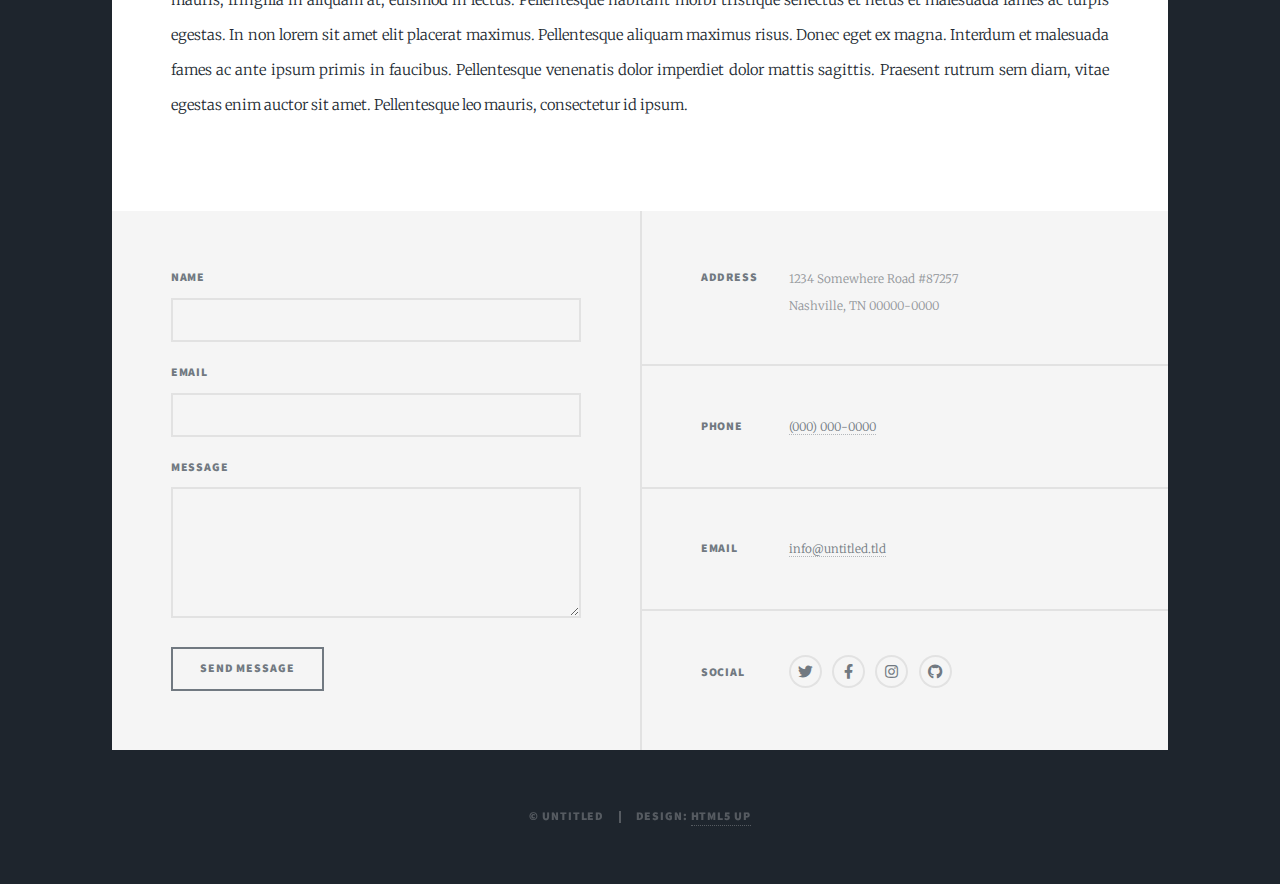
<file: html5up-massively/generic.html>
<!DOCTYPE HTML>
<!--
	Massively by HTML5 UP
	html5up.net | @ajlkn
	Free for personal and commercial use under the CCA 3.0 license (html5up.net/license)
-->
<html>
	<head>
		<title>Generic Page - Massively by HTML5 UP</title>
		<meta charset="utf-8" />
		<meta name="viewport" content="width=device-width, initial-scale=1, user-scalable=no" />
		<link rel="stylesheet" href="assets/css/main.css" />
		<noscript><link rel="stylesheet" href="assets/css/noscript.css" /></noscript>
	</head>
	<body class="is-preload">

		<!-- Wrapper -->
			<div id="wrapper">

				<!-- Header -->
					<header id="header">
						<a href="index.html" class="logo">Massively</a>
					</header>

				<!-- Nav -->
					<nav id="nav">
						<ul class="links">
							<li><a href="index.html">This is Massively</a></li>
							<li class="active"><a href="generic.html">Generic Page</a></li>
							<li><a href="elements.html">Elements Reference</a></li>
						</ul>
						<ul class="icons">
							<li><a href="#" class="icon brands fa-twitter"><span class="label">Twitter</span></a></li>
							<li><a href="#" class="icon brands fa-facebook-f"><span class="label">Facebook</span></a></li>
							<li><a href="#" class="icon brands fa-instagram"><span class="label">Instagram</span></a></li>
							<li><a href="#" class="icon brands fa-github"><span class="label">GitHub</span></a></li>
						</ul>
					</nav>

				<!-- Main -->
					<div id="main">

						<!-- Post -->
							<section class="post">
								<header class="major">
									<span class="date">April 25, 2017</span>
									<h1>This is a<br />
									Generic Page</h1>
									<p>Aenean ornare velit lacus varius enim ullamcorper proin aliquam<br />
									facilisis ante sed etiam magna interdum congue. Lorem ipsum dolor<br />
									amet nullam sed etiam veroeros.</p>
								</header>
								<div class="image main"><img src="images/pic01.jpg" alt="" /></div>
								<p>Donec eget ex magna. Interdum et malesuada fames ac ante ipsum primis in faucibus. Pellentesque venenatis dolor imperdiet dolor mattis sagittis. Praesent rutrum sem diam, vitae egestas enim auctor sit amet. Pellentesque leo mauris, consectetur id ipsum sit amet, fergiat. Pellentesque in mi eu massa lacinia malesuada et a elit. Donec urna ex, lacinia in purus ac, pretium pulvinar mauris. Nunc lorem mauris, fringilla in aliquam at, euismod in lectus. Pellentesque habitant morbi tristique senectus et netus et malesuada fames ac turpis egestas. Curabitur sapien risus, commodo eget turpis at, elementum convallis enim turpis, lorem ipsum dolor sit amet nullam.</p>
								<p>Lorem ipsum dolor sit amet, consectetur adipiscing elit. Duis dapibus rutrum facilisis. Class aptent taciti sociosqu ad litora torquent per conubia nostra, per inceptos himenaeos. Etiam tristique libero eu nibh porttitor fermentum. Nullam venenatis erat id vehicula viverra. Nunc ultrices eros ut ultricies condimentum. Mauris risus lacus, blandit sit amet venenatis non, bibendum vitae dolor. Nunc lorem mauris, fringilla in aliquam at, euismod in lectus. Pellentesque habitant morbi tristique senectus et netus et malesuada fames ac turpis egestas. In non lorem sit amet elit placerat maximus. Pellentesque aliquam maximus risus. Donec eget ex magna. Interdum et malesuada fames ac ante ipsum primis in faucibus. Pellentesque venenatis dolor imperdiet dolor mattis sagittis. Praesent rutrum sem diam, vitae egestas enim auctor sit amet. Pellentesque leo mauris, consectetur id ipsum.</p>
							</section>

					</div>

				<!-- Footer -->
					<footer id="footer">
						<section>
							<form method="post" action="#">
								<div class="fields">
									<div class="field">
										<label for="name">Name</label>
										<input type="text" name="name" id="name" />
									</div>
									<div class="field">
										<label for="email">Email</label>
										<input type="text" name="email" id="email" />
									</div>
									<div class="field">
										<label for="message">Message</label>
										<textarea name="message" id="message" rows="3"></textarea>
									</div>
								</div>
								<ul class="actions">
									<li><input type="submit" value="Send Message" /></li>
								</ul>
							</form>
						</section>
						<section class="split contact">
							<section class="alt">
								<h3>Address</h3>
								<p>1234 Somewhere Road #87257<br />
								Nashville, TN 00000-0000</p>
							</section>
							<section>
								<h3>Phone</h3>
								<p><a href="#">(000) 000-0000</a></p>
							</section>
							<section>
								<h3>Email</h3>
								<p><a href="#">info@untitled.tld</a></p>
							</section>
							<section>
								<h3>Social</h3>
								<ul class="icons alt">
									<li><a href="#" class="icon brands alt fa-twitter"><span class="label">Twitter</span></a></li>
									<li><a href="#" class="icon brands alt fa-facebook-f"><span class="label">Facebook</span></a></li>
									<li><a href="#" class="icon brands alt fa-instagram"><span class="label">Instagram</span></a></li>
									<li><a href="#" class="icon brands alt fa-github"><span class="label">GitHub</span></a></li>
								</ul>
							</section>
						</section>
					</footer>

				<!-- Copyright -->
					<div id="copyright">
						<ul><li>&copy; Untitled</li><li>Design: <a href="https://html5up.net">HTML5 UP</a></li></ul>
					</div>

			</div>

		<!-- Scripts -->
			<script src="assets/js/jquery.min.js"></script>
			<script src="assets/js/jquery.scrollex.min.js"></script>
			<script src="assets/js/jquery.scrolly.min.js"></script>
			<script src="assets/js/browser.min.js"></script>
			<script src="assets/js/breakpoints.min.js"></script>
			<script src="assets/js/util.js"></script>
			<script src="assets/js/main.js"></script>

	</body>
</html>
</file>
<file: assets/css/main.css>
@import url(fontawesome-all.min.css);
@import url("https://fonts.googleapis.com/css?family=Merriweather:300,700,300italic,700italic|Source+Sans+Pro:900");

/* #footer {
	display: none !important;
} */

p {
	font-family: Verdana, Geneva, Tahoma, sans-serif !important;
}

/*
	Massively by HTML5 UP
	html5up.net | @ajlkn
	Free for personal and commercial use under the CCA 3.0 license (html5up.net/license)
*/
#intro p {
	padding: 0 10%;
}

.contact {
	display: flex;
	flex-direction: row;
}

.contact section {
	width: 25%;
}

#introBg {
	height: 100vh;
	width: 100vw;
	position: fixed;
	top: 0;
	left: 0;
	z-index: -1;
}

#introBg * {
	height: 100vh;
	position: fixed;
	top: 0;
	left: 0;
	z-index: -1;
}

/* Shadow so text can be seen */

#introBg::after {
	content: '';
	position: absolute;
	top: 0;
	left: 0;
	width: 100%;
	height: 100%;
	background: rgba(0, 0, 0, 0.2);
}

.smoothScroll {
	scroll-behavior: smooth !important;
}

.logo {
	border: none !important;
	border-radius: 50%;
	display: flex;
	align-items: center;
	justify-content: center;
	height: 150px !important;
	width: 150px !important;
	overflow: hidden;
}

html,
body,
div,
span,
applet,
object,
iframe,
h1,
h2,
h3,
h4,
h5,
h6,
p,
blockquote,
pre,
a,
abbr,
acronym,
address,
big,
cite,
code,
del,
dfn,
em,
img,
ins,
kbd,
q,
s,
samp,
small,
strike,
strong,
sub,
sup,
tt,
var,
b,
u,
i,
center,
dl,
dt,
dd,
ol,
ul,
li,
fieldset,
form,
label,
legend,
table,
caption,
tbody,
tfoot,
thead,
tr,
th,
td,
article,
aside,
canvas,
details,
embed,
figure,
figcaption,
footer,
header,
hgroup,
menu,
nav,
output,
ruby,
section,
summary,
time,
mark,
audio,
video {
	margin: 0;
	padding: 0;
	border: 0;
	font-size: 100%;
	font: inherit;
	vertical-align: baseline;
}

article,
aside,
details,
figcaption,
figure,
footer,
header,
hgroup,
menu,
nav,
section {
	display: block;
}

body {
	line-height: 1;
}

ol,
ul {
	list-style: none;
}

blockquote,
q {
	quotes: none;
}

blockquote:before,
blockquote:after,
q:before,
q:after {
	content: '';
	content: none;
}

table {
	border-collapse: collapse;
	border-spacing: 0;
}

body {
	-webkit-text-size-adjust: none;
}

mark {
	background-color: transparent;
	color: inherit;
}

input::-moz-focus-inner {
	border: 0;
	padding: 0;
}

input,
select,
textarea {
	-moz-appearance: none;
	-webkit-appearance: none;
	-ms-appearance: none;
	appearance: none;
}

/* Basic */

@-ms-viewport {
	width: device-width;
}

body {
	-ms-overflow-style: scrollbar;
}

@media screen and (max-width: 480px) {

	html,
	body {
		min-width: 320px;
	}

}

html {
	box-sizing: border-box;
}

*,
*:before,
*:after {
	box-sizing: inherit;
}

body {
	background-color: #1e252d;
}

body.is-preload *,
body.is-preload *:before,
body.is-preload *:after {
	-moz-animation: none !important;
	-webkit-animation: none !important;
	-ms-animation: none !important;
	animation: none !important;
	-moz-transition: none !important;
	-webkit-transition: none !important;
	-ms-transition: none !important;
	transition: none !important;
}

/* Type */

html {
	font-size: 16pt;
}

@media screen and (max-width: 1680px) {

	html {
		font-size: 12pt;
	}

}

@media screen and (max-width: 1280px) {

	html {
		font-size: 11pt;
	}

}

@media screen and (max-width: 360px) {

	html {
		font-size: 10pt;
	}

}

body {
	color: #212931;
}

#teamPhoto {
	background-color: black;
	height: 24rem;
	width: 100%;
}

.photo {
	background-color: black;
	height: 12rem;
	margin-bottom: 0.5rem;
}

body,
input,
select,
textarea {
	font-family: "Merriweather", Georgia, serif;
	font-weight: 300;
	font-size: 1rem;
	line-height: 2.375;
}

a {
	-moz-transition: color 0.2s ease-in-out, background-color 0.2s ease-in-out, border-color 0.2s ease-in-out, box-shadow 0.2s ease-in-out;
	-webkit-transition: color 0.2s ease-in-out, background-color 0.2s ease-in-out, border-color 0.2s ease-in-out, box-shadow 0.2s ease-in-out;
	-ms-transition: color 0.2s ease-in-out, background-color 0.2s ease-in-out, border-color 0.2s ease-in-out, box-shadow 0.2s ease-in-out;
	transition: color 0.2s ease-in-out, background-color 0.2s ease-in-out, border-color 0.2s ease-in-out, box-shadow 0.2s ease-in-out;
	border-bottom: dotted 1px;
	text-decoration: none;
}

a:hover {
	border-bottom-color: transparent;
}

strong,
b {
	font-weight: 600;
}

div.bg {
	display: none;
}

em,
i {
	font-style: italic;
}

p {
	text-align: left;
	margin: 0 0 2rem 0;
}

.caption {
	width: 100%;
	margin-top: 0.5rem;
}

h1,
h2,
h3,
h4,
h5,
h6 {
	font-family: "Source Sans Pro", Helvetica, sans-serif;
	font-weight: 900;
	line-height: 1.5;
	letter-spacing: 0.075em;
	text-transform: uppercase;
	margin: 0 0 1rem 0;
}

h1 a,
h2 a,
h3 a,
h4 a,
h5 a,
h6 a {
	border-bottom: 0;
	color: inherit;
	text-decoration: none;
}

h1 {
	font-size: 4rem;
	line-height: 1.1;
	margin: 0 0 2rem 0;
}

h2 {
	font-size: 1.75rem;
	line-height: 1.3;
	margin: 0 0 1.5rem 0;
}

h3 {
	font-size: 1.25rem;
	margin: 0 0 1.5rem 0;
}

h4 {
	font-size: 1rem;
}

h5 {
	font-size: 0.9rem;
}

h6 {
	font-size: 0.8rem;
}

sub {
	font-size: 0.8rem;
	position: relative;
	top: 0.5rem;
}

sup {
	font-size: 0.8rem;
	position: relative;
	top: -0.5rem;
}

blockquote {
	border-left: solid 4px;
	font-style: italic;
	margin: 0 0 2rem 0;
	padding: 0.5rem 0 0.5rem 2rem;
}

code {
	border: solid 2px;
	font-family: "Courier New", monospace;
	font-size: 0.9rem;
	margin: 0 0.25rem;
	padding: 0.25rem 0.65rem;
}

pre {
	-webkit-overflow-scrolling: touch;
	font-family: "Courier New", monospace;
	font-size: 0.9rem;
	margin: 0 0 2rem 0;
}

pre code {
	display: block;
	line-height: 1.75;
	padding: 1rem 1.5rem;
	overflow-x: auto;
}

hr {
	border: 0;
	border-bottom: solid 2px;
	margin: 3rem 0;
}

hr.major {
	margin: 5rem 0;
}

.align-left {
	text-align: left;
}

.align-center {
	text-align: center;
}

.align-right {
	text-align: right;
}

input,
select,
textarea {
	color: #1f3f7a;
}

a {
	color: #1f3f7a !important;
	border-bottom-color: rgba(33, 41, 49, 0.5);
}

a:hover {
	border-bottom-color: transparent;
	color: #0294a5 !important;
}

strong,
b {
	color: #1f3f7a;
}

#eventContainer {
	display: flex;
	flex-wrap: wrap;

	padding: 1rem;

	justify-content: center;
	gap: 2rem;
}

.event {
	background-color: #ffffff;
	border-radius: 0.5rem;
	box-shadow: 0 0 0.5rem rgba(0, 0, 0, 0.1);
	display: flex;
	flex-direction: column;
	overflow: hidden;
	padding: 1rem;
	height: auto;
	width: 30rem;
	justify-content: space-between;
}

.event a {
	border-radius: 5px;
	align-self: flex-end;
}

.borderBottom {
	border-bottom: 1px solid #eeeeee;
	padding-bottom: 1rem;
	margin-bottom: 0 !important;
}

label {
	text-align: left;
	color: #1f3f7a;
}

.event img {
	border-radius: 0.5rem;
	height: 15rem;
	width: 100%;
	object-fit: cover;

	background-color: #eeeeee;

}

.event p {
	/* padding: 0.5rem 1rem; */
	margin: 1rem 0;
	text-align: left;
}

h1,
h2,
h3,
h4,
h5,
h6 {
	color: #1f3f7a;
}

.eventModal {
	position: fixed;
	height: 85vh;
	width: 50vw;
	top: 50%;
	left: 50%;
	transform: translate(-50%, -50%);
	background-color: #ffffff;
	margin: 2rem 0 0 0 !important;
	border: none !important;
	padding: 1rem 2rem !important;
	overflow-y: scroll;
	z-index: 1000;
	transition: opacity 0.3s ease-in-out;
	display: none;
}

.eventModalBg {
	position: fixed;
	height: 100vh;
	width: 100vw;
	top: 0;
	left: 0;
	background-color: rgba(0, 0, 0, 0.67);
	z-index: 999;
	transition: opacity 0.3s ease-in-out;
	display: none;
}

.closeModal {
	position: relative;
	font-size: 1.5rem;
	color: #1f3f7a;
	cursor: pointer;
	transition: transform 0.3s;
}

.closeModal:hover {
	transform: rotate(90deg);
}

.eventModal * {
	max-width: 100%;
}

.modalForm div {
	padding-left: 0;
}


body {
	font-family: sans-serif;
	background-color: #f7f7f7;
	margin: 0;
}

.btn {
	background-color: #635bff;
	color: white;
	padding: 12px 24px;
	border: none;
	border-radius: 6px;
	font-size: 16px;
	cursor: pointer;
}

.modal {
	display: none;
	position: fixed;
	z-index: 10;
	left: 0;
	top: 0;
	width: 100%;
	height: 100%;
	background-color: rgba(0, 0, 0, 0.4);
}

.modal-content {
	background-color: white;
	margin: 15% auto;
	padding: 20px;
	border-radius: 8px;
	width: 300px;
	text-align: center;
	box-shadow: 0 4px 16px rgba(0, 0, 0, 0.2);
}

.close {
	position: relative;
	top: 2.75rem;
	right: 2rem;
	font-size: 20px;
	cursor: pointer;
	color: #1f3f7a;
}

.close:hover {
	color: #18bfef;
}

@media screen and (max-width: 980px) {
	.half {
		flex-direction: column-reverse !important;
		padding: 2.5rem !important;
	}

	.half * {
		width: 100% !important;
		padding: 0 !important;
	}

	p {
		line-height: 1.75;
	}

	#one p {
		padding-bottom: 2rem;
	}

	#intro {
		height: 100vh;
	}

	#navPanelToggle {
		background-color: rgba(255, 255, 255, 0.875);
		box-shadow: 0 0.125rem 0.75rem 0 rgba(30, 37, 45, 0.25);
		color: #212931;
	}
}

blockquote {
	border-left-color: #eeeeee;
}

code {
	background: rgba(220, 220, 220, 0.25);
	border-color: #eeeeee;
}

hr {
	border-bottom-color: #eeeeee;
}

/* Row */

.row {
	display: flex;
	flex-wrap: wrap;
	box-sizing: border-box;
	align-items: stretch;
}

.row>* {
	box-sizing: border-box;
}

.row.gtr-uniform>*> :last-child {
	margin-bottom: 0;
}

.row.aln-left {
	justify-content: flex-start;
}


.row.aln-center {
	justify-content: center;
}

.row.aln-right {
	justify-content: flex-end;
}

.row.aln-top {
	align-items: flex-start;
}

.row.aln-middle {
	align-items: center;
}

.row.aln-bottom {
	align-items: flex-end;
}

.row>.imp {
	order: -1;
}

.row>.col-1 {
	width: 8.33333%;
}

.row>.off-1 {
	margin-left: 8.33333%;
}

.row>.col-2 {
	width: 16.66667%;
}

.row>.off-2 {
	margin-left: 16.66667%;
}

.row>.col-3 {
	width: 25%;
}

.row>.off-3 {
	margin-left: 25%;
}

.row>.col-4 {
	width: 33.33333%;
}

.row>.off-4 {
	margin-left: 33.33333%;
}

.row>.col-5 {
	width: 41.66667%;
}

.row>.off-5 {
	margin-left: 41.66667%;
}

.row>.col-6 {
	width: 50%;
}

.row>.off-6 {
	margin-left: 50%;
}

.row>.col-7 {
	width: 58.33333%;
}

.row>.off-7 {
	margin-left: 58.33333%;
}

.row>.col-8 {
	width: 66.66667%;
}

.row>.off-8 {
	margin-left: 66.66667%;
}

.row>.col-9 {
	width: 75%;
}

.row>.off-9 {
	margin-left: 75%;
}

.row>.col-10 {
	width: 83.33333%;
}

.row>.off-10 {
	margin-left: 83.33333%;
}

.row>.col-11 {
	width: 91.66667%;
}

.row>.off-11 {
	margin-left: 91.66667%;
}

.row>.col-12 {
	width: 100%;
}

.row>.off-12 {
	margin-left: 100%;
}

.row.gtr-0 {
	margin-top: 0;
	margin-left: 0rem;
}

.row.gtr-0>* {
	padding: 0 0 0 0rem;
}

.row.gtr-0.gtr-uniform {
	margin-top: 0rem;
}

.row.gtr-0.gtr-uniform>* {
	padding-top: 0rem;
}

.row.gtr-25 {
	margin-top: 0;
	margin-left: -0.375rem;
}

.row.gtr-25>* {
	padding: 0 0 0 0.375rem;
}

.row.gtr-25.gtr-uniform {
	margin-top: -0.375rem;
}

.row.gtr-25.gtr-uniform>* {
	padding-top: 0.375rem;
}

.row.gtr-50 {
	margin-top: 0;
	margin-left: -0.75rem;
}

.row.gtr-50>* {
	padding: 0 0 0 0.75rem;
}

.row.gtr-50.gtr-uniform {
	margin-top: -0.75rem;
}

.row.gtr-50.gtr-uniform>* {
	padding-top: 0.75rem;
}

.row {
	margin-top: 0;
	margin-left: -1.5rem;
}

.row>* {
	padding: 0 0 0 1.5rem;
}

.row.gtr-uniform {
	margin-top: -1.5rem;
}

.row.gtr-uniform>* {
	padding-top: 1.5rem;
}

.row.gtr-150 {
	margin-top: 0;
	margin-left: -2.25rem;
}

.row.gtr-150>* {
	padding: 0 0 0 2.25rem;
}

.row.gtr-150.gtr-uniform {
	margin-top: -2.25rem;
}

.row.gtr-150.gtr-uniform>* {
	padding-top: 2.25rem;
}

.row.gtr-200 {
	margin-top: 0;
	margin-left: -3rem;
}

.row.gtr-200>* {
	padding: 0 0 0 3rem;
}

.row.gtr-200.gtr-uniform {
	margin-top: -3rem;
}

.row.gtr-200.gtr-uniform>* {
	padding-top: 3rem;
}

@media screen and (max-width: 1680px) {

	.row {
		display: flex;
		flex-wrap: wrap;
		box-sizing: border-box;
		align-items: stretch;
	}

	.row>* {
		box-sizing: border-box;
	}

	.row.gtr-uniform>*> :last-child {
		margin-bottom: 0;
	}

	.row.aln-left {
		justify-content: flex-start;
	}

	.row.aln-center {
		justify-content: center;
	}

	.row.aln-right {
		justify-content: flex-end;
	}

	.row.aln-top {
		align-items: flex-start;
	}

	.row.aln-middle {
		align-items: center;
	}

	.row.aln-bottom {
		align-items: flex-end;
	}

	.row>.imp-xlarge {
		order: -1;
	}

	.row>.col-1-xlarge {
		width: 8.33333%;
	}

	.row>.off-1-xlarge {
		margin-left: 8.33333%;
	}

	.row>.col-2-xlarge {
		width: 16.66667%;
	}

	.row>.off-2-xlarge {
		margin-left: 16.66667%;
	}

	.row>.col-3-xlarge {
		width: 25%;
	}

	.row>.off-3-xlarge {
		margin-left: 25%;
	}

	.row>.col-4-xlarge {
		width: 33.33333%;
	}

	.row>.off-4-xlarge {
		margin-left: 33.33333%;
	}

	.row>.col-5-xlarge {
		width: 41.66667%;
	}

	.row>.off-5-xlarge {
		margin-left: 41.66667%;
	}

	.row>.col-6-xlarge {
		width: 50%;
	}

	.row>.off-6-xlarge {
		margin-left: 50%;
	}

	.row>.col-7-xlarge {
		width: 58.33333%;
	}

	.row>.off-7-xlarge {
		margin-left: 58.33333%;
	}

	.row>.col-8-xlarge {
		width: 66.66667%;
	}

	.row>.off-8-xlarge {
		margin-left: 66.66667%;
	}

	.row>.col-9-xlarge {
		width: 75%;
	}

	.row>.off-9-xlarge {
		margin-left: 75%;
	}

	.row>.col-10-xlarge {
		width: 83.33333%;
	}

	.row>.off-10-xlarge {
		margin-left: 83.33333%;
	}

	.row>.col-11-xlarge {
		width: 91.66667%;
	}

	.row>.off-11-xlarge {
		margin-left: 91.66667%;
	}

	.row>.col-12-xlarge {
		width: 100%;
	}

	.row>.off-12-xlarge {
		margin-left: 100%;
	}

	.row.gtr-0 {
		margin-top: 0;
		margin-left: 0rem;
	}

	.row.gtr-0>* {
		padding: 0 0 0 0rem;
	}

	.row.gtr-0.gtr-uniform {
		margin-top: 0rem;
	}

	.row.gtr-0.gtr-uniform>* {
		padding-top: 0rem;
	}

	.row.gtr-25 {
		margin-top: 0;
		margin-left: -0.375rem;
	}

	.row.gtr-25>* {
		padding: 0 0 0 0.375rem;
	}

	.row.gtr-25.gtr-uniform {
		margin-top: -0.375rem;
	}

	.row.gtr-25.gtr-uniform>* {
		padding-top: 0.375rem;
	}

	.row.gtr-50 {
		margin-top: 0;
		margin-left: -0.75rem;
	}

	.row.gtr-50>* {
		padding: 0 0 0 0.75rem;
	}

	.row.gtr-50.gtr-uniform {
		margin-top: -0.75rem;
	}

	.row.gtr-50.gtr-uniform>* {
		padding-top: 0.75rem;
	}

	.row {
		margin-top: 0;
		margin-left: -1.5rem;
	}

	.row>* {
		padding: 0 0 0 1.5rem;
	}

	.row.gtr-uniform {
		margin-top: -1.5rem;
	}

	.row.gtr-uniform>* {
		padding-top: 1.5rem;
	}

	.row.gtr-150 {
		margin-top: 0;
		margin-left: -2.25rem;
	}

	.row.gtr-150>* {
		padding: 0 0 0 2.25rem;
	}

	.row.gtr-150.gtr-uniform {
		margin-top: -2.25rem;
	}

	.row.gtr-150.gtr-uniform>* {
		padding-top: 2.25rem;
	}

	.row.gtr-200 {
		margin-top: 0;
		margin-left: -3rem;
	}

	.row.gtr-200>* {
		padding: 0 0 0 3rem;
	}

	.row.gtr-200.gtr-uniform {
		margin-top: -3rem;
	}

	.row.gtr-200.gtr-uniform>* {
		padding-top: 3rem;
	}

}

@media screen and (max-width: 1280px) {

	.row {
		display: flex;
		flex-wrap: wrap;
		box-sizing: border-box;
		align-items: stretch;
	}

	.row>* {
		box-sizing: border-box;
	}

	.row.gtr-uniform>*> :last-child {
		margin-bottom: 0;
	}

	.row.aln-left {
		justify-content: flex-start;
	}

	.row.aln-center {
		justify-content: center;
	}

	.row.aln-right {
		justify-content: flex-end;
	}

	.row.aln-top {
		align-items: flex-start;
	}

	.row.aln-middle {
		align-items: center;
	}

	.row.aln-bottom {
		align-items: flex-end;
	}

	.row>.imp-large {
		order: -1;
	}

	.row>.col-1-large {
		width: 8.33333%;
	}

	.row>.off-1-large {
		margin-left: 8.33333%;
	}

	.row>.col-2-large {
		width: 16.66667%;
	}

	.row>.off-2-large {
		margin-left: 16.66667%;
	}

	.row>.col-3-large {
		width: 25%;
	}

	.row>.off-3-large {
		margin-left: 25%;
	}

	.row>.col-4-large {
		width: 33.33333%;
	}

	.row>.off-4-large {
		margin-left: 33.33333%;
	}

	.row>.col-5-large {
		width: 41.66667%;
	}

	.row>.off-5-large {
		margin-left: 41.66667%;
	}

	.row>.col-6-large {
		width: 50%;
	}

	.row>.off-6-large {
		margin-left: 50%;
	}

	.row>.col-7-large {
		width: 58.33333%;
	}

	.row>.off-7-large {
		margin-left: 58.33333%;
	}

	.row>.col-8-large {
		width: 66.66667%;
	}

	.row>.off-8-large {
		margin-left: 66.66667%;
	}

	.row>.col-9-large {
		width: 75%;
	}

	.row>.off-9-large {
		margin-left: 75%;
	}

	.row>.col-10-large {
		width: 83.33333%;
	}

	.row>.off-10-large {
		margin-left: 83.33333%;
	}

	.row>.col-11-large {
		width: 91.66667%;
	}

	.row>.off-11-large {
		margin-left: 91.66667%;
	}

	.row>.col-12-large {
		width: 100%;
	}

	.row>.off-12-large {
		margin-left: 100%;
	}

	.row.gtr-0 {
		margin-top: 0;
		margin-left: 0rem;
	}

	.row.gtr-0>* {
		padding: 0 0 0 0rem;
	}

	.row.gtr-0.gtr-uniform {
		margin-top: 0rem;
	}

	.row.gtr-0.gtr-uniform>* {
		padding-top: 0rem;
	}

	.row.gtr-25 {
		margin-top: 0;
		margin-left: -0.375rem;
	}

	.row.gtr-25>* {
		padding: 0 0 0 0.375rem;
	}

	.row.gtr-25.gtr-uniform {
		margin-top: -0.375rem;
	}

	.row.gtr-25.gtr-uniform>* {
		padding-top: 0.375rem;
	}

	.row.gtr-50 {
		margin-top: 0;
		margin-left: -0.75rem;
	}

	.row.gtr-50>* {
		padding: 0 0 0 0.75rem;
	}

	.row.gtr-50.gtr-uniform {
		margin-top: -0.75rem;
	}

	.row.gtr-50.gtr-uniform>* {
		padding-top: 0.75rem;
	}

	.row {
		margin-top: 0;
		margin-left: -1.5rem;
	}

	.row>* {
		padding: 0 0 0 1.5rem;
	}

	.row.gtr-uniform {
		margin-top: -1.5rem;
	}

	.row.gtr-uniform>* {
		padding-top: 1.5rem;
	}

	.row.gtr-150 {
		margin-top: 0;
		margin-left: -2.25rem;
	}

	.row.gtr-150>* {
		padding: 0 0 0 2.25rem;
	}

	.row.gtr-150.gtr-uniform {
		margin-top: -2.25rem;
	}

	.row.gtr-150.gtr-uniform>* {
		padding-top: 2.25rem;
	}

	.row.gtr-200 {
		margin-top: 0;
		margin-left: -3rem;
	}

	.row.gtr-200>* {
		padding: 0 0 0 3rem;
	}

	.row.gtr-200.gtr-uniform {
		margin-top: -3rem;
	}

	.row.gtr-200.gtr-uniform>* {
		padding-top: 3rem;
	}

}

@media screen and (max-width: 980px) {

	.row {
		display: flex;
		flex-wrap: wrap;
		box-sizing: border-box;
		align-items: stretch;
	}

	.row>* {
		box-sizing: border-box;
	}

	.row.gtr-uniform>*> :last-child {
		margin-bottom: 0;
	}

	.row.aln-left {
		justify-content: flex-start;
	}

	.row.aln-center {
		justify-content: center;
	}

	.row.aln-right {
		justify-content: flex-end;
	}

	.row.aln-top {
		align-items: flex-start;
	}

	.row.aln-middle {
		align-items: center;
	}

	.row.aln-bottom {
		align-items: flex-end;
	}

	.row>.imp-medium {
		order: -1;
	}

	.row>.col-1-medium {
		width: 8.33333%;
	}

	.row>.off-1-medium {
		margin-left: 8.33333%;
	}

	.row>.col-2-medium {
		width: 16.66667%;
	}

	.row>.off-2-medium {
		margin-left: 16.66667%;
	}

	.row>.col-3-medium {
		width: 25%;
	}

	.row>.off-3-medium {
		margin-left: 25%;
	}

	.row>.col-4-medium {
		width: 33.33333%;
	}

	.row>.off-4-medium {
		margin-left: 33.33333%;
	}

	.row>.col-5-medium {
		width: 41.66667%;
	}

	.row>.off-5-medium {
		margin-left: 41.66667%;
	}

	.row>.col-6-medium {
		width: 50%;
	}

	.row>.off-6-medium {
		margin-left: 50%;
	}

	.row>.col-7-medium {
		width: 58.33333%;
	}

	.row>.off-7-medium {
		margin-left: 58.33333%;
	}

	.row>.col-8-medium {
		width: 66.66667%;
	}

	.row>.off-8-medium {
		margin-left: 66.66667%;
	}

	.row>.col-9-medium {
		width: 75%;
	}

	.row>.off-9-medium {
		margin-left: 75%;
	}

	.row>.col-10-medium {
		width: 83.33333%;
	}

	.row>.off-10-medium {
		margin-left: 83.33333%;
	}

	.row>.col-11-medium {
		width: 91.66667%;
	}

	.row>.off-11-medium {
		margin-left: 91.66667%;
	}

	.row>.col-12-medium {
		width: 100%;
	}

	.row>.off-12-medium {
		margin-left: 100%;
	}

	.row.gtr-0 {
		margin-top: 0;
		margin-left: 0rem;
	}

	.row.gtr-0>* {
		padding: 0 0 0 0rem;
	}

	.row.gtr-0.gtr-uniform {
		margin-top: 0rem;
	}

	.row.gtr-0.gtr-uniform>* {
		padding-top: 0rem;
	}

	.row.gtr-25 {
		margin-top: 0;
		margin-left: -0.375rem;
	}

	.row.gtr-25>* {
		padding: 0 0 0 0.375rem;
	}

	.row.gtr-25.gtr-uniform {
		margin-top: -0.375rem;
	}

	.row.gtr-25.gtr-uniform>* {
		padding-top: 0.375rem;
	}

	.row.gtr-50 {
		margin-top: 0;
		margin-left: -0.75rem;
	}

	.row.gtr-50>* {
		padding: 0 0 0 0.75rem;
	}

	.row.gtr-50.gtr-uniform {
		margin-top: -0.75rem;
	}

	.row.gtr-50.gtr-uniform>* {
		padding-top: 0.75rem;
	}

	.row {
		margin-top: 0;
		margin-left: -1.5rem;
	}

	.row>* {
		padding: 0 0 0 1.5rem;
	}

	.row.gtr-uniform {
		margin-top: -1.5rem;
	}

	.row.gtr-uniform>* {
		padding-top: 1.5rem;
	}

	.row.gtr-150 {
		margin-top: 0;
		margin-left: -2.25rem;
	}

	.row.gtr-150>* {
		padding: 0 0 0 2.25rem;
	}

	.row.gtr-150.gtr-uniform {
		margin-top: -2.25rem;
	}

	.row.gtr-150.gtr-uniform>* {
		padding-top: 2.25rem;
	}

	.row.gtr-200 {
		margin-top: 0;
		margin-left: -3rem;
	}

	.row.gtr-200>* {
		padding: 0 0 0 3rem;
	}

	.row.gtr-200.gtr-uniform {
		margin-top: -3rem;
	}

	.row.gtr-200.gtr-uniform>* {
		padding-top: 3rem;
	}

}

@media screen and (max-width: 736px) {

	.row {
		display: flex;
		flex-wrap: wrap;
		box-sizing: border-box;
		align-items: stretch;
	}

	.row>* {
		box-sizing: border-box;
	}

	.row.gtr-uniform>*> :last-child {
		margin-bottom: 0;
	}

	.row.aln-left {
		justify-content: flex-start;
	}

	.row.aln-center {
		justify-content: center;
	}

	.row.aln-right {
		justify-content: flex-end;
	}

	.row.aln-top {
		align-items: flex-start;
	}

	.row.aln-middle {
		align-items: center;
	}

	.row.aln-bottom {
		align-items: flex-end;
	}

	.row>.imp-small {
		order: -1;
	}

	.row>.col-1-small {
		width: 8.33333%;
	}

	.row>.off-1-small {
		margin-left: 8.33333%;
	}

	.row>.col-2-small {
		width: 16.66667%;
	}

	.row>.off-2-small {
		margin-left: 16.66667%;
	}

	.row>.col-3-small {
		width: 25%;
	}

	.row>.off-3-small {
		margin-left: 25%;
	}

	.row>.col-4-small {
		width: 33.33333%;
	}

	.row>.off-4-small {
		margin-left: 33.33333%;
	}

	.row>.col-5-small {
		width: 41.66667%;
	}

	.row>.off-5-small {
		margin-left: 41.66667%;
	}

	.row>.col-6-small {
		width: 50%;
	}

	.row>.off-6-small {
		margin-left: 50%;
	}

	.row>.col-7-small {
		width: 58.33333%;
	}

	.row>.off-7-small {
		margin-left: 58.33333%;
	}

	.row>.col-8-small {
		width: 66.66667%;
	}

	.row>.off-8-small {
		margin-left: 66.66667%;
	}

	.row>.col-9-small {
		width: 75%;
	}

	.row>.off-9-small {
		margin-left: 75%;
	}

	.row>.col-10-small {
		width: 83.33333%;
	}

	.row>.off-10-small {
		margin-left: 83.33333%;
	}

	.row>.col-11-small {
		width: 91.66667%;
	}

	.row>.off-11-small {
		margin-left: 91.66667%;
	}

	.row>.col-12-small {
		width: 100%;
	}

	.row>.off-12-small {
		margin-left: 100%;
	}

	.row.gtr-0 {
		margin-top: 0;
		margin-left: 0rem;
	}

	.row.gtr-0>* {
		padding: 0 0 0 0rem;
	}

	.row.gtr-0.gtr-uniform {
		margin-top: 0rem;
	}

	.row.gtr-0.gtr-uniform>* {
		padding-top: 0rem;
	}

	.row.gtr-25 {
		margin-top: 0;
		margin-left: -0.375rem;
	}

	.row.gtr-25>* {
		padding: 0 0 0 0.375rem;
	}

	.row.gtr-25.gtr-uniform {
		margin-top: -0.375rem;
	}

	.row.gtr-25.gtr-uniform>* {
		padding-top: 0.375rem;
	}

	.row.gtr-50 {
		margin-top: 0;
		margin-left: -0.75rem;
	}

	.row.gtr-50>* {
		padding: 0 0 0 0.75rem;
	}

	.row.gtr-50.gtr-uniform {
		margin-top: -0.75rem;
	}

	.row.gtr-50.gtr-uniform>* {
		padding-top: 0.75rem;
	}

	.row {
		margin-top: 0;
		margin-left: -1.5rem;
	}

	.row>* {
		padding: 0 0 0 1.5rem;
	}

	.row.gtr-uniform {
		margin-top: -1.5rem;
	}

	.row.gtr-uniform>* {
		padding-top: 1.5rem;
	}

	.row.gtr-150 {
		margin-top: 0;
		margin-left: -2.25rem;
	}

	.row.gtr-150>* {
		padding: 0 0 0 2.25rem;
	}

	.row.gtr-150.gtr-uniform {
		margin-top: -2.25rem;
	}

	.row.gtr-150.gtr-uniform>* {
		padding-top: 2.25rem;
	}

	.row.gtr-200 {
		margin-top: 0;
		margin-left: -3rem;
	}

	.row.gtr-200>* {
		padding: 0 0 0 3rem;
	}

	.row.gtr-200.gtr-uniform {
		margin-top: -3rem;
	}

	.row.gtr-200.gtr-uniform>* {
		padding-top: 3rem;
	}

}

@media screen and (max-width: 480px) {

	.row {
		display: flex;
		flex-wrap: wrap;
		box-sizing: border-box;
		align-items: stretch;
	}

	.row>* {
		box-sizing: border-box;
	}

	.row.gtr-uniform>*> :last-child {
		margin-bottom: 0;
	}

	.row.aln-left {
		justify-content: flex-start;
	}

	.row.aln-center {
		justify-content: center;
	}

	.row.aln-right {
		justify-content: flex-end;
	}

	.row.aln-top {
		align-items: flex-start;
	}

	.row.aln-middle {
		align-items: center;
	}

	.row.aln-bottom {
		align-items: flex-end;
	}

	.row>.imp-xsmall {
		order: -1;
	}

	.row>.col-1-xsmall {
		width: 8.33333%;
	}

	.row>.off-1-xsmall {
		margin-left: 8.33333%;
	}

	.row>.col-2-xsmall {
		width: 16.66667%;
	}

	.row>.off-2-xsmall {
		margin-left: 16.66667%;
	}

	.row>.col-3-xsmall {
		width: 25%;
	}

	.row>.off-3-xsmall {
		margin-left: 25%;
	}

	.row>.col-4-xsmall {
		width: 33.33333%;
	}

	.row>.off-4-xsmall {
		margin-left: 33.33333%;
	}

	.row>.col-5-xsmall {
		width: 41.66667%;
	}

	.row>.off-5-xsmall {
		margin-left: 41.66667%;
	}

	.row>.col-6-xsmall {
		width: 50%;
	}

	.row>.off-6-xsmall {
		margin-left: 50%;
	}

	.row>.col-7-xsmall {
		width: 58.33333%;
	}

	.row>.off-7-xsmall {
		margin-left: 58.33333%;
	}

	.row>.col-8-xsmall {
		width: 66.66667%;
	}

	.row>.off-8-xsmall {
		margin-left: 66.66667%;
	}

	.row>.col-9-xsmall {
		width: 75%;
	}

	.row>.off-9-xsmall {
		margin-left: 75%;
	}

	.row>.col-10-xsmall {
		width: 83.33333%;
	}

	.row>.off-10-xsmall {
		margin-left: 83.33333%;
	}

	.row>.col-11-xsmall {
		width: 91.66667%;
	}

	.row>.off-11-xsmall {
		margin-left: 91.66667%;
	}

	.row>.col-12-xsmall {
		width: 100%;
	}

	.row>.off-12-xsmall {
		margin-left: 100%;
	}

	.row.gtr-0 {
		margin-top: 0;
		margin-left: 0rem;
	}

	.row.gtr-0>* {
		padding: 0 0 0 0rem;
	}

	.row.gtr-0.gtr-uniform {
		margin-top: 0rem;
	}

	.row.gtr-0.gtr-uniform>* {
		padding-top: 0rem;
	}

	.row.gtr-25 {
		margin-top: 0;
		margin-left: -0.375rem;
	}

	.row.gtr-25>* {
		padding: 0 0 0 0.375rem;
	}

	.row.gtr-25.gtr-uniform {
		margin-top: -0.375rem;
	}

	.row.gtr-25.gtr-uniform>* {
		padding-top: 0.375rem;
	}

	.row.gtr-50 {
		margin-top: 0;
		margin-left: -0.75rem;
	}

	.row.gtr-50>* {
		padding: 0 0 0 0.75rem;
	}

	.row.gtr-50.gtr-uniform {
		margin-top: -0.75rem;
	}

	.row.gtr-50.gtr-uniform>* {
		padding-top: 0.75rem;
	}

	.row {
		margin-top: 0;
		margin-left: -1.5rem;
	}

	.row>* {
		padding: 0 0 0 1.5rem;
	}

	.row.gtr-uniform {
		margin-top: -1.5rem;
	}

	.row.gtr-uniform>* {
		padding-top: 1.5rem;
	}

	.row.gtr-150 {
		margin-top: 0;
		margin-left: -2.25rem;
	}

	.row.gtr-150>* {
		padding: 0 0 0 2.25rem;
	}

	.row.gtr-150.gtr-uniform {
		margin-top: -2.25rem;
	}

	.row.gtr-150.gtr-uniform>* {
		padding-top: 2.25rem;
	}

	.row.gtr-200 {
		margin-top: 0;
		margin-left: -3rem;
	}

	.row.gtr-200>* {
		padding: 0 0 0 3rem;
	}

	.row.gtr-200.gtr-uniform {
		margin-top: -3rem;
	}

	.row.gtr-200.gtr-uniform>* {
		padding-top: 3rem;
	}

}

@media screen and (max-width: 360px) {

	.row {
		display: flex;
		flex-wrap: wrap;
		box-sizing: border-box;
		align-items: stretch;
	}

	.row>* {
		box-sizing: border-box;
	}

	.row.gtr-uniform>*> :last-child {
		margin-bottom: 0;
	}

	.row.aln-left {
		justify-content: flex-start;
	}

	.row.aln-center {
		justify-content: center;
	}

	.row.aln-right {
		justify-content: flex-end;
	}

	.row.aln-top {
		align-items: flex-start;
	}

	.row.aln-middle {
		align-items: center;
	}

	.row.aln-bottom {
		align-items: flex-end;
	}

	.row>.imp-xxsmall {
		order: -1;
	}

	.row>.col-1-xxsmall {
		width: 8.33333%;
	}

	.row>.off-1-xxsmall {
		margin-left: 8.33333%;
	}

	.row>.col-2-xxsmall {
		width: 16.66667%;
	}

	.row>.off-2-xxsmall {
		margin-left: 16.66667%;
	}

	.row>.col-3-xxsmall {
		width: 25%;
	}

	.row>.off-3-xxsmall {
		margin-left: 25%;
	}

	.row>.col-4-xxsmall {
		width: 33.33333%;
	}

	.row>.off-4-xxsmall {
		margin-left: 33.33333%;
	}

	.row>.col-5-xxsmall {
		width: 41.66667%;
	}

	.row>.off-5-xxsmall {
		margin-left: 41.66667%;
	}

	.row>.col-6-xxsmall {
		width: 50%;
	}

	.row>.off-6-xxsmall {
		margin-left: 50%;
	}

	.row>.col-7-xxsmall {
		width: 58.33333%;
	}

	.row>.off-7-xxsmall {
		margin-left: 58.33333%;
	}

	.row>.col-8-xxsmall {
		width: 66.66667%;
	}

	.row>.off-8-xxsmall {
		margin-left: 66.66667%;
	}

	.row>.col-9-xxsmall {
		width: 75%;
	}

	.row>.off-9-xxsmall {
		margin-left: 75%;
	}

	.row>.col-10-xxsmall {
		width: 83.33333%;
	}

	.row>.off-10-xxsmall {
		margin-left: 83.33333%;
	}

	.row>.col-11-xxsmall {
		width: 91.66667%;
	}

	.row>.off-11-xxsmall {
		margin-left: 91.66667%;
	}

	.row>.col-12-xxsmall {
		width: 100%;
	}

	.row>.off-12-xxsmall {
		margin-left: 100%;
	}

	.row.gtr-0 {
		margin-top: 0;
		margin-left: 0rem;
	}

	.row.gtr-0>* {
		padding: 0 0 0 0rem;
	}

	.row.gtr-0.gtr-uniform {
		margin-top: 0rem;
	}

	.row.gtr-0.gtr-uniform>* {
		padding-top: 0rem;
	}

	.row.gtr-25 {
		margin-top: 0;
		margin-left: -0.375rem;
	}

	.row.gtr-25>* {
		padding: 0 0 0 0.375rem;
	}

	.row.gtr-25.gtr-uniform {
		margin-top: -0.375rem;
	}

	.row.gtr-25.gtr-uniform>* {
		padding-top: 0.375rem;
	}

	.row.gtr-50 {
		margin-top: 0;
		margin-left: -0.75rem;
	}

	.row.gtr-50>* {
		padding: 0 0 0 0.75rem;
	}

	.row.gtr-50.gtr-uniform {
		margin-top: -0.75rem;
	}

	.row.gtr-50.gtr-uniform>* {
		padding-top: 0.75rem;
	}

	.row {
		margin-top: 0;
		margin-left: -1.5rem;
	}

	.row>* {
		padding: 0 0 0 1.5rem;
	}

	.row.gtr-uniform {
		margin-top: -1.5rem;
	}

	.row.gtr-uniform>* {
		padding-top: 1.5rem;
	}

	.row.gtr-150 {
		margin-top: 0;
		margin-left: -2.25rem;
	}

	.row.gtr-150>* {
		padding: 0 0 0 2.25rem;
	}

	.row.gtr-150.gtr-uniform {
		margin-top: -2.25rem;
	}

	.row.gtr-150.gtr-uniform>* {
		padding-top: 2.25rem;
	}

	.row.gtr-200 {
		margin-top: 0;
		margin-left: -3rem;
	}

	.row.gtr-200>* {
		padding: 0 0 0 3rem;
	}

	.row.gtr-200.gtr-uniform {
		margin-top: -3rem;
	}

	.row.gtr-200.gtr-uniform>* {
		padding-top: 3rem;
	}

}

/* Box */

.box {
	border: solid 2px;
	margin-bottom: 2rem;
	padding: 1.5rem;
}

.box> :last-child,
.box> :last-child> :last-child,
.box> :last-child> :last-child> :last-child {
	margin-bottom: 0;
}

.box.alt {
	border: 0;
	border-radius: 0;
	padding: 0;
}

.box {
	border-color: #eeeeee;
}

/* Button */

input[type="submit"],
input[type="reset"],
input[type="button"],
button,
.button {
	-moz-appearance: none;
	-webkit-appearance: none;
	-ms-appearance: none;
	appearance: none;
	-moz-transition: background-color 0.2s ease-in-out, box-shadow 0.2s ease-in-out, color 0.2s ease-in-out;
	-webkit-transition: background-color 0.2s ease-in-out, box-shadow 0.2s ease-in-out, color 0.2s ease-in-out;
	-ms-transition: background-color 0.2s ease-in-out, box-shadow 0.2s ease-in-out, color 0.2s ease-in-out;
	transition: background-color 0.2s ease-in-out, box-shadow 0.2s ease-in-out, color 0.2s ease-in-out;
	border: 0;
	border-radius: 0;
	cursor: pointer;
	display: inline-block;
	font-family: "Source Sans Pro", Helvetica, sans-serif;
	font-size: 0.8rem;
	font-weight: 900;
	letter-spacing: 0.075em;
	height: 3rem;
	line-height: 3rem;
	padding: 0 2rem;
	text-align: center;
	text-decoration: none;
	text-transform: uppercase;
	white-space: nowrap;
}

input[type="submit"].icon:before,
input[type="reset"].icon:before,
input[type="button"].icon:before,
button.icon:before,
.button.icon:before {
	margin-right: 0.5rem;
}

input[type="submit"].icon.solo,
input[type="reset"].icon.solo,
input[type="button"].icon.solo,
button.icon.solo,
.button.icon.solo {
	position: relative;
	width: 4rem;
	height: 4rem;
	line-height: 4rem;
	border-radius: 4rem;
	text-indent: 4rem;
	overflow: hidden;
	padding: 0;
	white-space: nowrap;
}

input[type="submit"].icon.solo:before,
input[type="reset"].icon.solo:before,
input[type="button"].icon.solo:before,
button.icon.solo:before,
.button.icon.solo:before {
	position: absolute;
	display: block;
	top: 0;
	left: 0;
	width: inherit;
	height: inherit;
	line-height: inherit;
	font-size: 1.25rem;
	margin-right: 0;
	text-align: center;
	text-indent: 0;
}

input[type="submit"].fit,
input[type="reset"].fit,
input[type="button"].fit,
button.fit,
.button.fit {
	width: 100%;
}

input[type="submit"].small,
input[type="reset"].small,
input[type="button"].small,
button.small,
.button.small {
	font-size: 0.7rem;
	height: 2.5rem;
	line-height: 2.5rem;
	padding: 0 1.5rem;
}

input[type="submit"].large,
input[type="reset"].large,
input[type="button"].large,
button.large,
.button.large {
	font-size: 0.9rem;
	height: 3.5rem;
	line-height: 3.5rem;
	padding: 0 2.75rem;
}

@media screen and (max-width: 980px) {

	input[type="submit"],
	input[type="reset"],
	input[type="button"],
	button,
	.button {
		font-size: 0.9rem;
		height: 3.25rem;
		line-height: 3.25rem;
	}

	input[type="submit"].large,
	input[type="reset"].large,
	input[type="button"].large,
	button.large,
	.button.large {
		font-size: 1rem;
		height: 3.75rem;
		line-height: 3.75rem;
	}

}

input[type="submit"].disabled,
input[type="submit"]:disabled,
input[type="reset"].disabled,
input[type="reset"]:disabled,
input[type="button"].disabled,
input[type="button"]:disabled,
button.disabled,
button:disabled,
.button.disabled,
.button:disabled {
	pointer-events: none;
	opacity: 0.25;
}

input[type="submit"],
input[type="reset"],
input[type="button"],
button,
.button {
	background-color: transparent;
	box-shadow: inset 0 0 0 2px #212931;
	color: #212931 !important;
}

input[type="submit"]:hover,
input[type="reset"]:hover,
input[type="button"]:hover,
button:hover,
.button:hover {
	box-shadow: inset 0 0 0 2px #0294a5;
	color: #0294a5 !important;
}

input[type="submit"].primary,
input[type="reset"].primary,
input[type="button"].primary,
button.primary,
.button.primary {
	background-color: #1f3f7a !important;
	box-shadow: none;
	color: #ffffff !important;
}

input[type="submit"].primary:hover,
input[type="reset"].primary:hover,
input[type="button"].primary:hover,
button.primary:hover,
.button.primary:hover {
	background-color: #0294a5;
}

/* Form */

form {
	margin: 0 0 2rem 0;
}

form> :last-child {
	margin-bottom: 0;
}

form>.fields {
	display: -moz-flex;
	display: -webkit-flex;
	display: -ms-flex;
	display: flex;
	-moz-flex-wrap: wrap;
	-webkit-flex-wrap: wrap;
	-ms-flex-wrap: wrap;
	flex-wrap: wrap;
	width: calc(100% + 3rem);
	margin: -1.5rem 0 2rem -1.5rem;
}

form>.fields>.field {
	-moz-flex-grow: 0;
	-webkit-flex-grow: 0;
	-ms-flex-grow: 0;
	flex-grow: 0;
	-moz-flex-shrink: 0;
	-webkit-flex-shrink: 0;
	-ms-flex-shrink: 0;
	flex-shrink: 0;
	padding: 1.5rem 0 0 1.5rem;
	width: calc(100% - 1.5rem);
}

form>.fields>.field.half {
	width: calc(50% - 0.75rem);
}

form>.fields>.field.third {
	width: calc(100%/3 - 0.5rem);
}

form>.fields>.field.quarter {
	width: calc(25% - 0.375rem);
}

@media screen and (max-width: 480px) {

	form>.fields {
		width: calc(100% + 3rem);
		margin: -1.5rem 0 2rem -1.5rem;
	}

	form>.fields>.field {
		padding: 1.5rem 0 0 1.5rem;
		width: calc(100% - 1.5rem);
	}

	form>.fields>.field.half {
		width: calc(100% - 1.5rem);
	}

	form>.fields>.field.third {
		width: calc(100% - 1.5rem);
	}

	form>.fields>.field.quarter {
		width: calc(100% - 1.5rem);
	}

}

label {
	display: block;
	font-family: "Source Sans Pro", Helvetica, sans-serif;
	font-weight: 900;
	line-height: 1.5;
	letter-spacing: 0.075em;
	font-size: 0.8rem;
	text-transform: uppercase;
	margin: 0 0 0.75rem 0;
}

@media screen and (max-width: 980px) {

	label {
		font-size: 0.9rem;
	}

}

input[type="text"],
input[type="password"],
input[type="email"],
input[type="tel"],
input[type="number"],
select,
textarea {
	-moz-appearance: none;
	-webkit-appearance: none;
	-ms-appearance: none;
	appearance: none;
	background: transparent;
	border-radius: 0;
	border: solid 2px;
	color: inherit;
	display: block;
	outline: 0;
	padding: 0 1rem;
	text-decoration: none;
	width: 100%;
}

input[type="text"]:invalid,
input[type="password"]:invalid,
input[type="email"]:invalid,
select:invalid,
textarea:invalid {
	box-shadow: none;
}

select {
	background-size: 1.25rem;
	background-repeat: no-repeat;
	background-position: calc(100% - 1rem) center;
	height: 3rem;
	padding-right: 3rem;
	text-overflow: ellipsis;
}

select:focus::-ms-value {
	background-color: transparent;
}

select::-ms-expand {
	display: none;
}

input[type="text"],
input[type="password"],
input[type="email"],
input[type="tel"],
input[type="number"],
select {
	height: 3rem;
}

textarea {
	padding: 0.75rem 1rem;
}

input[type="checkbox"],
input[type="radio"] {
	-moz-appearance: none;
	-webkit-appearance: none;
	-ms-appearance: none;
	appearance: none;
	display: block;
	float: left;
	margin-right: -2rem;
	opacity: 0;
	width: 1rem;
	z-index: -1;
}

input[type="checkbox"]+label,
input[type="radio"]+label {
	text-decoration: none;
	cursor: pointer;
	display: inline-block;
	font-size: 1rem;
	letter-spacing: 0;
	font-family: "Merriweather", Georgia, serif;
	text-transform: none;
	font-weight: 300;
	padding-left: 2.8rem;
	padding-right: 1rem;
	position: relative;
}

input[type="checkbox"]+label:before,
input[type="radio"]+label:before {
	-moz-osx-font-smoothing: grayscale;
	-webkit-font-smoothing: antialiased;
	display: inline-block;
	font-style: normal;
	font-variant: normal;
	text-rendering: auto;
	line-height: 1;
	text-transform: none !important;
	font-family: 'Font Awesome 5 Free';
	font-weight: 900;
}

input[type="checkbox"]+label:before,
input[type="radio"]+label:before {
	border-radius: 0;
	border: solid 2px;
	content: '';
	display: inline-block;
	font-size: 0.8rem;
	height: 1.8rem;
	left: 0;
	line-height: 1.65rem;
	position: absolute;
	text-align: center;
	top: -0.125rem;
	width: 1.8rem;
}

input[type="checkbox"]:checked+label:before,
input[type="radio"]:checked+label:before {
	content: '\f00c';
}

input[type="checkbox"]+label:before {
	border-radius: 0;
}

input[type="radio"]+label:before {
	border-radius: 100%;
}

::-webkit-input-placeholder {
	opacity: 1.0;
}

:-moz-placeholder {
	opacity: 1.0;
}

::-moz-placeholder {
	opacity: 1.0;
}

:-ms-input-placeholder {
	opacity: 1.0;
}

label {
	color: #212931;
}

input[type="text"],
input[type="password"],
input[type="email"],
input[type="tel"],
input[type="number"],
select,
textarea {
	border-color: #eeeeee;
}

input[type="text"]:focus,
input[type="password"]:focus,
input[type="email"]:focus,
input[type="tel"]:focus,
input[type="number"]:focus,
select:focus,
textarea:focus {
	border-color: #18bfef;
}

select {
	background-image: url("data:image/svg+xml;charset=utf8,%3Csvg xmlns='http://www.w3.org/2000/svg' width='40' height='40' preserveAspectRatio='none' viewBox='0 0 40 40'%3E%3Cpath d='M9.4,12.3l10.4,10.4l10.4-10.4c0.2-0.2,0.5-0.4,0.9-0.4c0.3,0,0.6,0.1,0.9,0.4l3.3,3.3c0.2,0.2,0.4,0.5,0.4,0.9 c0,0.4-0.1,0.6-0.4,0.9L20.7,31.9c-0.2,0.2-0.5,0.4-0.9,0.4c-0.3,0-0.6-0.1-0.9-0.4L4.3,17.3c-0.2-0.2-0.4-0.5-0.4-0.9 c0-0.4,0.1-0.6,0.4-0.9l3.3-3.3c0.2-0.2,0.5-0.4,0.9-0.4S9.1,12.1,9.4,12.3z' fill='%23eeeeee' /%3E%3C/svg%3E");
}

select option {
	background-color: #ffffff;
	color: #212931;
}

.select-wrapper:before {
	color: #eeeeee;
}

input[type="checkbox"]+label,
input[type="radio"]+label {
	color: #212931;
}

input[type="checkbox"]+label:before,
input[type="radio"]+label:before {
	border-color: #eeeeee;
}

input[type="checkbox"]:checked+label:before,
input[type="radio"]:checked+label:before {
	background-color: #212931;
	border-color: #212931;
	color: #ffffff;
}

input[type="checkbox"]:focus+label:before,
input[type="radio"]:focus+label:before {
	border-color: #18bfef;
}

::-webkit-input-placeholder {
	color: #909498 !important;
}

:-moz-placeholder {
	color: #909498 !important;
}

::-moz-placeholder {
	color: #909498 !important;
}

:-ms-input-placeholder {
	color: #909498 !important;
}

.formerize-placeholder {
	color: #909498 !important;
}

/* Icon */

.icon {
	text-decoration: none;
	border-bottom: none;
	position: relative;
}

.icon:before {
	-moz-osx-font-smoothing: grayscale;
	-webkit-font-smoothing: antialiased;
	display: inline-block;
	font-style: normal;
	font-variant: normal;
	text-rendering: auto;
	line-height: 1;
	text-transform: none !important;
	font-family: 'Font Awesome 5 Free';
	font-weight: 400;
}

.icon>.label {
	display: none;
}

.icon:before {
	line-height: inherit;
}

.icon.solid:before {
	font-weight: 900;
}

.icon.brands:before {
	font-family: 'Font Awesome 5 Brands';
}

/* Teacher Image Caption */
#teacher-image::after {
	content: "Teacher at TrainUp Ministries' Youth Fusion";
	height: 2rem;
	width: 100%;
	background-color: rgba(0, 0, 0, 0.4);
	color: #ffffff;
}

/* Image */

.image {
	border: 0;
	display: inline;
	position: relative;
}

.image img {
	display: block;
}

.image.left,
.image.right {
	max-width: 40%;
}

.image.left img,
.image.right img {
	width: 100%;
}

.image.left {
	float: left;
	margin: 0 2rem 2rem 0;
	top: 0.75rem;
}


.image.right {
	float: right;
	margin: 0 0 2rem 2rem;
	top: 0.75rem;
}

.image.fit {
	display: block;
	margin: 2.5rem 0;
	width: 100%;
}

.image.fit:first-child {
	margin-top: 0;
}

.image.fit img {
	width: 100%;
}

.image.main {
	display: block;
	margin: 4rem 0;
	width: 100%;
}

.image.main:first-child {
	margin-top: 0;
}

.image.main img {
	width: 100%;
}

@media screen and (max-width: 736px) {

	.image.fit {
		margin: 2rem 0;
	}

	.image.main {
		margin: 2rem 0;
	}

}

a.image {
	overflow: hidden;
}

a.image img {
	-moz-transition: -moz-transform 0.2s ease-out;
	-webkit-transition: -webkit-transform 0.2s ease-out;
	-ms-transition: -ms-transform 0.2s ease-out;
	transition: transform 0.2s ease-out;
}

a.image:hover img {
	-moz-transform: scale(1.05);
	-webkit-transform: scale(1.05);
	-ms-transform: scale(1.05);
	transform: scale(1.05);
}

/* Actions */

ul.actions {
	display: -moz-flex;
	display: -webkit-flex;
	display: -ms-flex;
	display: flex;
	cursor: default;
	list-style: none;
	margin-left: -1rem;
	padding-left: 0;
	margin-bottom: 0;
}

#intro>ul>li {
	height: 4rem;
}

ul.actions li {
	padding: 0 0 0 1rem;
	vertical-align: middle;
}

ul.actions.special {
	-moz-justify-content: center;
	-webkit-justify-content: center;
	-ms-justify-content: center;
	justify-content: center;
	width: 100%;
	margin-left: 0;
}

ul.actions.special li:first-child {
	padding-left: 0;
}

ul.actions.stacked {
	-moz-flex-direction: column;
	-webkit-flex-direction: column;
	-ms-flex-direction: column;
	flex-direction: column;
	margin-left: 0;
}

ul.actions.stacked li {
	padding: 1.3rem 0 0 0;
}

ul.actions.stacked li:first-child {
	padding-top: 0;
}

ul.actions.fit {
	width: calc(100% + 1rem);
}

ul.actions.fit li {
	-moz-flex-grow: 1;
	-webkit-flex-grow: 1;
	-ms-flex-grow: 1;
	flex-grow: 1;
	-moz-flex-shrink: 1;
	-webkit-flex-shrink: 1;
	-ms-flex-shrink: 1;
	flex-shrink: 1;
	width: 100%;
}

ul.actions.fit li>* {
	width: 100%;
}

ul.actions.fit.stacked {
	width: 100%;
}

@media screen and (max-width: 480px) {

	ul.actions:not(.fixed) {
		-moz-flex-direction: column;
		-webkit-flex-direction: column;
		-ms-flex-direction: column;
		flex-direction: column;
		margin-left: 0;
		width: 100% !important;
	}

	ul.actions:not(.fixed) li {
		-moz-flex-grow: 1;
		-webkit-flex-grow: 1;
		-ms-flex-grow: 1;
		flex-grow: 1;
		-moz-flex-shrink: 1;
		-webkit-flex-shrink: 1;
		-ms-flex-shrink: 1;
		flex-shrink: 1;
		padding: 1rem 0 0 0;
		text-align: center;
		width: 100%;
	}

	ul.actions:not(.fixed) li>* {
		width: 100%;
	}

	ul.actions:not(.fixed) li:first-child {
		padding-top: 0;
	}

	ul.actions:not(.fixed) li input[type="submit"],
	ul.actions:not(.fixed) li input[type="reset"],
	ul.actions:not(.fixed) li input[type="button"],
	ul.actions:not(.fixed) li button,
	ul.actions:not(.fixed) li .button {
		width: 100%;
	}

	ul.actions:not(.fixed) li input[type="submit"].icon:before,
	ul.actions:not(.fixed) li input[type="reset"].icon:before,
	ul.actions:not(.fixed) li input[type="button"].icon:before,
	ul.actions:not(.fixed) li button.icon:before,
	ul.actions:not(.fixed) li .button.icon:before {
		margin-left: -0.5rem;
	}

}

/* Icons */

ul.icons {
	cursor: default;
	list-style: none;
	padding-left: 0;
}

ul.icons li {
	display: inline-block;
	padding: 0 0.5rem 0 0;
	vertical-align: middle;
}

ul.icons li:last-child {
	padding-right: 0;
}

ul.icons li .icon:before {
	width: 2.25rem;
	height: 2.25rem;
	line-height: 2.25rem;
	display: inline-block;
	text-align: center;
	border-radius: 100%;
	font-size: 1.25rem;
}

ul.icons.alt li .icon:before {
	-moz-transition: color 0.2s ease-in-out, background-color 0.2s ease-in-out, border-color 0.2s ease-in-out, box-shadow 0.2s ease-in-out;
	-webkit-transition: color 0.2s ease-in-out, background-color 0.2s ease-in-out, border-color 0.2s ease-in-out, box-shadow 0.2s ease-in-out;
	-ms-transition: color 0.2s ease-in-out, background-color 0.2s ease-in-out, border-color 0.2s ease-in-out, box-shadow 0.2s ease-in-out;
	transition: color 0.2s ease-in-out, background-color 0.2s ease-in-out, border-color 0.2s ease-in-out, box-shadow 0.2s ease-in-out;
	font-size: 1rem;
}

/* List */

ol {
	list-style: decimal;
	margin: 0 0 2rem 0;
	padding-left: 1.25rem;
}

ol li {
	padding-left: 0.25rem;
}

ul {
	list-style: disc;
	margin: 0 0 2rem 0;
	padding-left: 1rem;
}

ul li {
	padding-left: 0.5rem;
}

ul.divided {
	list-style: none;
	padding-left: 0;
}

ul.divided li {
	border-top: solid 1px;
	padding: 0.5rem 0;
}

ul.divided li:first-child {
	border-top: 0;
	padding-top: 0;
}

dl {
	margin: 0 0 2rem 0;
}

dl dt {
	display: block;
	font-weight: 600;
	margin: 0 0 1rem 0;
}

dl dd {
	margin-left: 2rem;
}

ul.divided li {
	border-top-color: #eeeeee;
}

ul.icons li a.icon:hover:before {
	color: #0294a5;
}

ul.icons.alt li .icon:before {
	box-shadow: inset 0 0 0 2px #eeeeee;
}

ul.icons.alt li a.icon:hover:before {
	box-shadow: inset 0 0 0 2px #0294a5;
}

/* Section/Article */

section.special,
article.special {
	text-align: center;
}

header {
	cursor: default;
}

header>.date {
	display: block;
	font-size: 0.8rem;
	height: 1;
	margin: 0 0 1rem 0;
	position: relative;
}

header>p {
	font-style: italic;
}

header>h1+p {
	font-size: 1.1rem;
	margin-top: -0.5rem;
	line-height: 2;
}

header>h2+p {
	font-size: 1rem;
	margin-top: -0.75rem;
}

header>h3+p {
	font-size: 0.9rem;
	margin-top: -0.75rem;
}

header>h4+p {
	font-size: 0.8rem;
	margin-top: -0.75rem;
}

header.major {
	margin: 0 0 4rem 0;
	text-align: center;
}

header.major> :last-child {
	margin-bottom: 0;
}

header.major>p {
	margin-top: 0;
	text-align: center;
}

header.major>.date {
	font-size: 1rem;
	margin: 0 0 4rem 0;
}

header.major>.date:before,
header.major>.date:after {
	content: '';
	display: block;
	position: absolute;
	top: 50%;
	width: calc(50% - 6rem);
	border-top: solid 2px;
}

header.major>.date:before {
	left: 0;
}

header.major>.date:after {
	right: 0;
}

@media screen and (max-width: 980px) {

	header br {
		display: none;
	}

}

@media screen and (max-width: 736px) {

	header.major {
		margin: 0 0 2rem 0;
	}

}

header.major .date:before,
header.major .date:after {
	border-top-color: #eeeeee;
}

/* Table */

.table-wrapper {
	-webkit-overflow-scrolling: touch;
	overflow-x: auto;
}

table {
	margin: 0 0 2rem 0;
	width: 100%;
}

table tbody tr {
	border: solid 1px;
	border-left: 0;
	border-right: 0;
}

table td {
	padding: 0.75rem 0.75rem;
}

table th {
	font-family: "Source Sans Pro", Helvetica, sans-serif;
	font-size: 0.8rem;
	font-weight: 900;
	letter-spacing: 0.075em;
	line-height: 1.5;
	padding: 0 0.75rem 0.75rem 0.75rem;
	text-align: left;
	text-transform: uppercase;
}

@media screen and (max-width: 980px) {

	table th {
		font-size: 0.9rem;
	}

}

table thead {
	border-bottom: solid 2px;
}

table tfoot {
	border-top: solid 2px;
}

table.alt {
	border-collapse: separate;
}

table.alt tbody tr td {
	border: solid 1px;
	border-left-width: 0;
	border-top-width: 0;
}

table.alt tbody tr td:first-child {
	border-left-width: 1px;
}

table.alt tbody tr:first-child td {
	border-top-width: 1px;
}

table.alt thead {
	border-bottom: 0;
}

table.alt tfoot {
	border-top: 0;
}

table tbody tr {
	border-color: #eeeeee;
}

table tbody tr:nth-child(2n + 1) {
	background-color: rgba(220, 220, 220, 0.25);
}

table th {
	color: #212931;
}

table thead {
	border-bottom-color: #eeeeee;
}

table tfoot {
	border-top-color: #eeeeee;
}

table.alt tbody tr td {
	border-color: #eeeeee;
}

/* Pagination */

.pagination {
	display: -moz-inline-flex;
	display: -webkit-inline-flex;
	display: -ms-inline-flex;
	display: inline-flex;
	-moz-user-select: none;
	-webkit-user-select: none;
	-ms-user-select: none;
	user-select: none;
	cursor: default;
	list-style: none;
	margin: 0 0 2rem 2px;
	padding: 0;
}

.pagination a,
.pagination span {
	-moz-transition: background-color 0.2s ease-in-out, border-color 0.2s ease-in-out, box-shadow 0.2s ease-in-out, color 0.2s ease-in-out;
	-webkit-transition: background-color 0.2s ease-in-out, border-color 0.2s ease-in-out, box-shadow 0.2s ease-in-out, color 0.2s ease-in-out;
	-ms-transition: background-color 0.2s ease-in-out, border-color 0.2s ease-in-out, box-shadow 0.2s ease-in-out, color 0.2s ease-in-out;
	transition: background-color 0.2s ease-in-out, border-color 0.2s ease-in-out, box-shadow 0.2s ease-in-out, color 0.2s ease-in-out;
	border: solid 2px;
	display: inline-block;
	font-family: "Source Sans Pro", Helvetica, sans-serif;
	font-size: 0.8rem;
	font-weight: 900;
	height: 3rem;
	letter-spacing: 0.075em;
	line-height: calc(3rem - 4px);
	margin-left: -2px;
	min-width: 3rem;
	position: relative;
	text-align: center;
	text-decoration: none;
	text-transform: uppercase;
}

.pagination .next,
.pagination .previous {
	text-decoration: none;
	padding: 0 1.75rem;
}

.pagination .next:before,
.pagination .previous:before {
	-moz-osx-font-smoothing: grayscale;
	-webkit-font-smoothing: antialiased;
	display: inline-block;
	font-style: normal;
	font-variant: normal;
	text-rendering: auto;
	line-height: 1;
	text-transform: none !important;
	font-family: 'Font Awesome 5 Free';
	font-weight: 900;
}

.pagination .next:before,
.pagination .previous:before {
	display: inline-block;
	color: inherit !important;
	line-height: inherit;
}

.pagination .previous:before {
	content: '\f104';
	margin-right: 0.9375em;
}

.pagination .next:before {
	content: '\f105';
	float: right;
	margin-left: 0.9375em;
}

@media screen and (max-width: 980px) {

	.pagination a,
	.pagination span {
		font-size: 0.9rem;
	}

}

@media screen and (max-width: 480px) {

	.pagination .page,
	.pagination .extra {
		display: none;
	}

}

.pagination a,
.pagination span {
	border-color: #eeeeee;
}

.pagination a {
	color: #212931 !important;
}

.pagination a:hover {
	color: #0294a5 !important;
	border-color: #0294a5;
	z-index: 1;
}

.pagination a:hover+a,
.pagination a:hover+span {
	border-left-color: #0294a5;
}

.pagination a.active {
	background-color: #eeeeee;
	color: #0294a5 !important;
}

.pagination span {
	color: #eeeeee;
}

/* Wrapper */

#wrapper {
	-moz-transition: opacity 0.5s ease;
	-webkit-transition: opacity 0.5s ease;
	-ms-transition: opacity 0.5s ease;
	transition: opacity 0.5s ease;
	position: relative;
	z-index: 1;
	overflow: hidden;
}

#wrapper>.bg {
	position: absolute;
	top: 0;
	left: 0;
	width: 100%;
	height: 100%;
	background-color: #1f3f7a;
	z-index: -2;
}

#wrapper>.bg.fixed {
	position: fixed;
	width: 100vw;
	height: 100vh;
}

#wrapper.fade-in:before {
	pointer-events: none;
	-moz-transition: opacity 1s ease-in-out;
	-webkit-transition: opacity 1s ease-in-out;
	-ms-transition: opacity 1s ease-in-out;
	transition: opacity 1s ease-in-out;
	-moz-transition-delay: 0.75s;
	-webkit-transition-delay: 0.75s;
	-ms-transition-delay: 0.75s;
	transition-delay: 0.75s;
	background: #1e252d;
	content: '';
	display: block;
	height: 100%;
	left: 0;
	opacity: 0;
	position: fixed;
	top: 0;
	width: 100%;
}

body.is-preload #wrapper.fade-in:before {
	opacity: 1;
}

@media screen and (orientation: portrait) {

	#wrapper>.bg {
		background-size: auto, auto, auto 175%;
	}

}

/* Intro */

#intro {
	color: #ffffff;
	padding: 4rem 4rem 0 4rem;
	-moz-align-items: center;
	-webkit-align-items: center;
	-ms-align-items: center;
	align-items: center;
	display: -moz-flex;
	display: -webkit-flex;
	display: -ms-flex;
	display: flex;
	-moz-flex-direction: column;
	-webkit-flex-direction: column;
	-ms-flex-direction: column;
	flex-direction: column;
	-moz-justify-content: -moz-center;
	-webkit-justify-content: -webkit-center;
	-ms-justify-content: -ms-center;
	justify-content: center;
	-moz-transition: opacity 1s ease, -moz-transform 1s ease;
	-webkit-transition: opacity 1s ease, -webkit-transform 1s ease;
	-ms-transition: opacity 1s ease, -ms-transform 1s ease;
	transition: opacity 1s ease, transform 1s ease;
	position: relative;
	cursor: default;
	text-align: center;
	z-index: 1;
	min-height: 100vh;
}

#intro input,
#intro select,
#intro textarea {
	color: #ffffff;
}

#intro a {
	color: #ffffff;
	border-bottom-color: rgba(255, 255, 255, 0.5);
}

#intro a:hover {
	border-bottom-color: transparent;
	color: #0294a5 !important;
}

#intro strong,
#intro b {
	color: #ffffff;
}

#intro h1,
#intro h2,
#intro h3,
#intro h4,
#intro h5,
#intro h6 {
	color: #ffffff;
}

#intro blockquote {
	border-left-color: #ffffff;
}

#intro code {
	background: rgba(255, 255, 255, 0.075);
	border-color: #ffffff;
}

#intro hr {
	border-bottom-color: #ffffff;
}

#intro input[type="submit"],
#intro input[type="reset"],
#intro input[type="button"],
#intro button,
#intro .button {
	background-color: transparent;
	box-shadow: inset 0 0 0 2px #ffffff;
	color: #ffffff !important;
}

#intro input[type="submit"]:hover,
#intro input[type="reset"]:hover,
#intro input[type="button"]:hover,
#intro button:hover,
#intro .button:hover {
	box-shadow: inset 0 0 0 2px #0294a5;
	color: #0294a5 !important;
}

#intro input[type="submit"].primary,
#intro input[type="reset"].primary,
#intro input[type="button"].primary,
#intro button.primary,
#intro .button.primary {
	background-color: #ffffff;
	box-shadow: none;
	color: #1e252d !important;
}

#intro input[type="submit"].primary:hover,
#intro input[type="reset"].primary:hover,
#intro input[type="button"].primary:hover,
#intro button.primary:hover,
#intro .button.primary:hover {
	background-color: #0294a5;
}

#intro h1 {
	font-size: 5rem;
	line-height: 1;
}

#intro p {
	font-size: 1.25rem;
	font-style: italic;
	margin-top: -0.25rem;
	text-align: center;
}

#intro+#header {
	margin-top: -20rem;
}

#intro+#header .logo {
	-moz-transform: translateY(2rem);
	-webkit-transform: translateY(2rem);
	-ms-transform: translateY(2rem);
	transform: translateY(2rem);
	opacity: 0;
	visibility: hidden;
}

#intro.hidden {
	pointer-events: none;
	-moz-transform: translateY(2rem);
	-webkit-transform: translateY(2rem);
	-ms-transform: translateY(2rem);
	transform: translateY(2rem);
	-moz-transition: opacity 0.5s ease, -moz-transform 0.5s ease, visibility 0.5s;
	-webkit-transition: opacity 0.5s ease, -webkit-transform 0.5s ease, visibility 0.5s;
	-ms-transition: opacity 0.5s ease, -ms-transform 0.5s ease, visibility 0.5s;
	transition: opacity 0.5s ease, transform 0.5s ease, visibility 0.5s;
	opacity: 0;
	visibility: hidden;
}

#intro.hidden+#header .logo {
	-moz-transform: translateY(0);
	-webkit-transform: translateY(0);
	-ms-transform: translateY(0);
	transform: translateY(0);
	opacity: 1;
	visibility: visible;
}

/* body.is-preload #intro {
	-moz-transform: translateY(2rem);
	-webkit-transform: translateY(2rem);
	-ms-transform: translateY(2rem);
	transform: translateY(2rem);
	opacity: 0;
}

body.is-preload #intro:not(.hidden)+#header+#nav {
	-moz-transform: translateY(4rem);
	-webkit-transform: translateY(4rem);
	-ms-transform: translateY(4rem);
	transform: translateY(4rem);
	opacity: 0;
} */

@media screen and (max-width: 980px) {

	#intro {
		padding: 4rem 4rem 2rem 4rem;
		min-height: 90vh;
	}

	#intro p br {
		display: none;
	}

	#intro+#header {
		margin-top: -14rem;
	}

}

@media screen and (max-width: 736px) {

	#intro {
		padding: 3rem 2rem 1rem 2rem;
		min-height: 80vh;
	}

	#intro h1 {
		font-size: 3.25rem;
		line-height: 1.1;
		margin-bottom: 1rem;
	}

	#intro p {
		font-size: 1rem;
		margin-top: 0rem;
	}

	#intro .actions {
		display: none;
	}

}

/* Header */

#header {
	color: #ffffff;
	-moz-align-items: center;
	-webkit-align-items: center;
	-ms-align-items: center;
	align-items: center;
	display: -moz-flex;
	display: -webkit-flex;
	display: -ms-flex;
	display: flex;
	-moz-flex-direction: column;
	-webkit-flex-direction: column;
	-ms-flex-direction: column;
	flex-direction: column;
	-moz-justify-content: -moz-flex-end;
	-webkit-justify-content: -webkit-flex-end;
	-ms-justify-content: -ms-flex-end;
	justify-content: flex-end;
	pointer-events: none;
	-moz-user-select: none;
	-webkit-user-select: none;
	-ms-user-select: none;
	user-select: none;
	height: 20rem;
	padding-bottom: 8rem;
	position: relative;
	text-align: center;
	z-index: 2;
}

#header input,
#header select,
#header textarea {
	color: #ffffff;
}

#header a {
	color: #ffffff;
	border-bottom-color: rgba(255, 255, 255, 0.5);
}

#header a:hover {
	border-bottom-color: transparent;
	color: #0294a5 !important;
}

#header strong,
#header b {
	color: #ffffff;
}

#header h1,
#header h2,
#header h3,
#header h4,
#header h5,
#header h6 {
	color: #ffffff;
}

#header blockquote {
	border-left-color: #ffffff;
}

#header code {
	background: rgba(255, 255, 255, 0.075);
	border-color: #ffffff;
}

#header hr {
	border-bottom-color: #ffffff;
}

#header .logo {
	-moz-transition: border-color 0.2s ease-in-out, color 0.2s ease-in-out, opacity 0.5s ease, -moz-transform 0.5s ease, visibility 0.5s;
	-webkit-transition: border-color 0.2s ease-in-out, color 0.2s ease-in-out, opacity 0.5s ease, -webkit-transform 0.5s ease, visibility 0.5s;
	-ms-transition: border-color 0.2s ease-in-out, color 0.2s ease-in-out, opacity 0.5s ease, -ms-transform 0.5s ease, visibility 0.5s;
	transition: border-color 0.2s ease-in-out, color 0.2s ease-in-out, opacity 0.5s ease, transform 0.5s ease, visibility 0.5s;
	pointer-events: auto;
	border-style: solid;
	border-color: #ffffff;
	border-width: 5px !important;
	font-family: "Source Sans Pro", Helvetica, sans-serif;
	font-size: 2.25rem;
	font-weight: 900;
	letter-spacing: 0.075em;
	line-height: 1;
	padding: 1rem 1.75rem;
	text-transform: uppercase;
	visibility: visible;
}

#header {
	border-color: #18bfef !important;
	color: #18bfef !important;
}

@media screen and (max-width: 980px) {

	#header {
		height: 14rem;
		padding-bottom: 4rem;
	}

}

@media screen and (max-width: 736px) {

	#header {
		padding-bottom: 3rem;
	}

	#header .logo {
		font-size: 1.75rem;
		border-width: 3px !important;
	}

}

/* Nav */

#nav {
	color: #ffffff;
	display: -moz-flex;
	display: -webkit-flex;
	display: -ms-flex;
	display: flex;
	-moz-transition: -moz-transform 1s ease, opacity 1s ease;
	-webkit-transition: -webkit-transform 1s ease, opacity 1s ease;
	-ms-transition: -ms-transform 1s ease, opacity 1s ease;
	transition: transform 1s ease, opacity 1s ease;
	background: rgba(255, 255, 255, 0.4);
	height: 4rem;
	line-height: 4rem;
	margin: -4rem auto 0 auto;
	overflow: hidden;
	padding: 0 2rem;
	position: fixed;
	top: 4rem;
	z-index: 5;
	width: 100vw;
	transition: height 0.4s ease, background-color 0.4s ease !important;
	border-bottom: #1f3f7a solid 2px;
	justify-content: space-around;
}

.active {
	color: #0294a5 !important;
	background-color: #ffffff !important;
}

#message {
	resize: vertical;
}

section {
	max-width: 100vw !important;
}

ul.links {
	justify-content: flex-end;
}

.scrolling-down {
	height: 0 !important;
}

#navLogo {
	height: 4rem;
	width: 4rem;
	padding: 0.5rem;
	border-radius: 50%;
}

#navLink {
	height: 4rem !important;
	width: 4rem !important;
	display: flex;
	justify-content: center;
	align-items: center;
	border-radius: 50%;
	overflow: hidden;
}

.main-nav {
	background-color: #ffffff !important;
}

#nav ul.divided li {
	border-top-color: #ffffff;
}

#nav ul.icons li a.icon:hover:before {
	color: #0294a5;
}

#nav ul.icons.alt li .icon:before {
	box-shadow: inset 0 0 0 2px #ffffff;
}

#nav ul.icons.alt li a.icon:hover:before {
	box-shadow: inset 0 0 0 2px #0294a5;
}

#nav input,
#nav select,
#nav textarea {
	color: #ffffff;
}

#nav a {
	color: #ffffff;
	border-bottom-color: rgba(255, 255, 255, 0.5);
}

#nav a:hover {
	border-bottom-color: transparent;
	color: #0294a5 !important;
}

#nav strong,
#nav b {
	color: #ffffff;
}

#nav h1,
#nav h2,
#nav h3,
#nav h4,
#nav h5,
#nav h6 {
	color: #ffffff;
}

#nav blockquote {
	border-left-color: #ffffff;
}

#nav code {
	background: rgba(255, 255, 255, 0.075);
	border-color: #ffffff;
}

#nav hr {
	border-bottom-color: #ffffff;
}

#nav ul.links {
	display: -moz-flex;
	display: -webkit-flex;
	display: -ms-flex;
	display: flex;
	-moz-flex-grow: 1;
	-webkit-flex-grow: 1;
	-ms-flex-grow: 1;
	flex-grow: 1;
	-moz-flex-shrink: 1;
	-webkit-flex-shrink: 1;
	-ms-flex-shrink: 1;
	flex-shrink: 1;
	font-family: "Source Sans Pro", Helvetica, sans-serif;
	font-weight: 900;
	letter-spacing: 0.075em;
	list-style: none;
	margin-bottom: 0;
	padding-left: 0;
	text-transform: uppercase;
}

#nav ul.links li {
	display: block;
	padding-left: 0;
}

#nav ul.links li a {
	-moz-transition: background-color 0.2s ease-in-out, color 0.2s ease-in-out;
	-webkit-transition: background-color 0.2s ease-in-out, color 0.2s ease-in-out;
	-ms-transition: background-color 0.2s ease-in-out, color 0.2s ease-in-out;
	transition: background-color 0.2s ease-in-out, color 0.2s ease-in-out;
	display: block;
	font-size: 0.8rem;
	outline: none;
	padding: 0 2rem;
}

#nav ul.links li a:hover {
	background-color: rgba(255, 255, 255, 0.1);
}

#nav ul.links li.active {
	background-color: #ffffff;
	color: #0294a5 !important;
}

.active {
	background-color: #ffffff !important;
	color: #0294a5 !important;
}

.active a:hover {
	color: #0294a5 !important;
}

#nav ul.links li.active a {
	color: #1e252d;
}

#nav ul.links li.active a:hover {
	color: #0294a5 !important;
}

.links {
	position: relative;
	display: flex;
	list-style: none;
	padding: 0;
	margin: 0;
}

.links li {
	position: relative;
	z-index: 1;
}

.links li a {
	display: block;
	padding: 1rem 1.5rem;
	text-decoration: none;
	color: #1e252d;
	position: relative;
	z-index: 2;
}

.links li a:hover {
	color: #0294a5;
}

.hover-bg {
	position: absolute;
	top: 0;
	left: 0;
	height: 100%;
	width: 137.89px;
	background-color: #ffffff;
	transition: left 0.4s ease;
	z-index: 0;
}


#nav ul.icons {
	-moz-flex-grow: 0;
	-webkit-flex-grow: 0;
	-ms-flex-grow: 0;
	flex-grow: 0;
	-moz-flex-shrink: 0;
	-webkit-flex-shrink: 0;
	-ms-flex-shrink: 0;
	flex-shrink: 0;
	margin-bottom: 0;
}

@media screen and (max-width: 980px) {

	#nav {
		display: none;
	}

}

/* Main */

#main {
	background-color: #ffffff;
	position: relative;
	margin: 0 auto;
	width: 100vw;
	z-index: 2;
}

#main>* {
	padding: 4rem 4rem 2rem 4rem;
	border-top: solid 2px #eeeeee;
	margin: 0;
}

#main>*:first-child {
	border-top: 0;
}

#main>footer {
	text-align: center;
}

#main>.post {
	padding: 8rem 8rem 6rem 8rem;
}

#main>.post header.major>.date {
	margin-top: -2rem;
}

#main>.post header.major>h1,
#main>.post header.major h2 {
	font-size: 4rem;
	line-height: 1.1;
	margin: 0 0 2rem 0;
}

#main>.post.featured {
	text-align: center;
}

@media screen and (max-width: 1280px) {

	#main>.post {
		padding: 6rem 4rem 4rem 4rem;
	}

}

@media screen and (max-width: 736px) {

	#main>.post {
		padding: 4rem 2rem 2rem 2rem;
	}

	#main>.post header.major>.date {
		margin-top: -1rem;
		margin-bottom: 2rem;
	}

	#main>.post header.major>h1,
	#main>.post header.major h2 {
		font-size: 2.5rem;
		line-height: 1.2;
		margin: 0 0 1.5rem 0;
	}

}

#main>.posts {
	display: -moz-flex;
	display: -webkit-flex;
	display: -ms-flex;
	display: flex;
	-moz-flex-wrap: wrap;
	-webkit-flex-wrap: wrap;
	-ms-flex-wrap: wrap;
	flex-wrap: wrap;
	-moz-align-items: -moz-stretch;
	-webkit-align-items: -webkit-stretch;
	-ms-align-items: -ms-stretch;
	align-items: stretch;
	text-align: center;
	width: 100%;
	padding: 0;
}

#main>.posts>* {
	-moz-flex-shrink: 1;
	-webkit-flex-shrink: 1;
	-ms-flex-shrink: 1;
	flex-shrink: 1;
	-moz-flex-grow: 0;
	-webkit-flex-grow: 0;
	-ms-flex-grow: 0;
	flex-grow: 0;
}

#main>.posts>* {
	width: 50%;
}

#main>.posts>* {
	padding: 4rem;
	width: 50%;
}

#main>.posts>article {
	border-color: #eeeeee;
	border-left-width: 2px;
	border-style: solid;
	border-top-width: 2px;
	text-align: center;
}

#main>.posts>article> :last-child {
	margin-bottom: 0;
}

#main>.posts>article:nth-child(2n - 1) {
	border-left-width: 0;
}

#main>.posts>article:nth-child(-n + 2) {
	border-top-width: 0;
}

@media screen and (max-width: 980px) {

	#main>.posts>* {
		width: 50%;
	}

	#main>.posts>* {
		padding: 2.5rem;
		width: 50%;
	}

}

@media screen and (max-width: 736px) {

	#main>.posts>* {
		width: 100%;
	}

	#main>.posts>* {
		padding: 2rem;
		width: 100%;
	}

	#main>.posts>article:nth-child(2n - 1) {
		border-left-width: 2px;
	}

	#main>.posts>article:nth-child(-n + 2) {
		border-top-width: 2px;
	}

	#main>.posts>article:nth-child(n) {
		border-left-width: 0;
	}

	#main>.posts>article:nth-child(-n + 1) {
		border-top-width: 0;
	}

	#main>.posts>article .image {
		max-width: 25rem;
		margin-left: auto;
		margin-right: auto;
	}

}

@media screen and (max-width: 736px) {

	#main>* {
		padding: 2rem 2rem 0.1rem 2rem;
	}

}

@media screen and (max-width: 480px) {

	#main {
		width: 100%;
	}

}

/* Footer */

#footer {
	color: #717981;
	display: -moz-flex;
	display: -webkit-flex;
	display: -ms-flex;
	display: flex;
	background-color: #f5f5f5;
	color: #909498;
	cursor: default;
	position: relative;
	margin: 0 auto;
	width: 100vw;
	z-index: 2;
}

#footer input,
#footer select,
#footer textarea {
	color: #717981;
}

#footer a {
	color: #717981;
	border-bottom-color: rgba(113, 121, 129, 0.5);
}

#footer a:hover {
	border-bottom-color: transparent;
	color: #0294a5 !important;
}

#footer strong,
#footer b {
	color: #717981;
}

#footer h1,
#footer h2,
#footer h3,
#footer h4,
#footer h5,
#footer h6 {
	color: #717981;
}

#footer blockquote {
	border-left-color: #e2e2e2;
}

#footer code {
	background: rgba(220, 220, 220, 0.5);
	border-color: #e2e2e2;
}

#footer hr {
	border-bottom-color: #e2e2e2;
}

#footer .box {
	border-color: #e2e2e2;
}

#footer input[type="submit"],
#footer input[type="reset"],
#footer input[type="button"],
#footer button,
#footer .button {
	background-color: transparent;
	box-shadow: inset 0 0 0 2px #717981;
	color: #717981 !important;
}

#footer input[type="submit"]:hover,
#footer input[type="reset"]:hover,
#footer input[type="button"]:hover,
#footer button:hover,
#footer .button:hover {
	box-shadow: inset 0 0 0 2px #18bfef;
	color: #0294a5 !important;
}

#footer input[type="submit"].primary,
#footer input[type="reset"].primary,
#footer input[type="button"].primary,
#footer button.primary,
#footer .button.primary {
	background-color: #717981;
	box-shadow: none;
	color: #f5f5f5 !important;
}

#footer input[type="submit"].primary:hover,
#footer input[type="reset"].primary:hover,
#footer input[type="button"].primary:hover,
#footer button.primary:hover,
#footer .button.primary:hover {
	background-color: #0294a5;
}

#footer label {
	color: #717981;
}

#footer input[type="text"],
#footer input[type="password"],
#footer input[type="email"],

#footer select,
#footer textarea {
	border-color: #e2e2e2;
}

#footer input[type="text"]:focus,
#footer input[type="password"]:focus,
#footer input[type="email"]:focus,
#footer select:focus,
#footer textarea:focus {
	border-color: #18bfef;
}

#footer select {
	background-image: url("data:image/svg+xml;charset=utf8,%3Csvg xmlns='http://www.w3.org/2000/svg' width='40' height='40' preserveAspectRatio='none' viewBox='0 0 40 40'%3E%3Cpath d='M9.4,12.3l10.4,10.4l10.4-10.4c0.2-0.2,0.5-0.4,0.9-0.4c0.3,0,0.6,0.1,0.9,0.4l3.3,3.3c0.2,0.2,0.4,0.5,0.4,0.9 c0,0.4-0.1,0.6-0.4,0.9L20.7,31.9c-0.2,0.2-0.5,0.4-0.9,0.4c-0.3,0-0.6-0.1-0.9-0.4L4.3,17.3c-0.2-0.2-0.4-0.5-0.4-0.9 c0-0.4,0.1-0.6,0.4-0.9l3.3-3.3c0.2-0.2,0.5-0.4,0.9-0.4S9.1,12.1,9.4,12.3z' fill='%23e2e2e2' /%3E%3C/svg%3E");
}

#footer select option {
	background-color: #f5f5f5;
	color: #717981;
}

#footer .select-wrapper:before {
	color: #e2e2e2;
}

#footer input[type="checkbox"]+label,
#footer input[type="radio"]+label {
	color: #717981;
}

#footer input[type="checkbox"]+label:before,
#footer input[type="radio"]+label:before {
	border-color: #e2e2e2;
}

#footer input[type="checkbox"]:checked+label:before,
#footer input[type="radio"]:checked+label:before {
	background-color: #717981;
	border-color: #717981;
	color: #f5f5f5;
}

#footer input[type="checkbox"]:focus+label:before,
#footer input[type="radio"]:focus+label:before {
	border-color: #18bfef;
}

#footer ::-webkit-input-placeholder {
	color: #b3b7bb !important;
}

#footer :-moz-placeholder {
	color: #b3b7bb !important;
}

#footer ::-moz-placeholder {
	color: #b3b7bb !important;
}

#footer :-ms-input-placeholder {
	color: #b3b7bb !important;
}

#footer .formerize-placeholder {
	color: #b3b7bb !important;
}

#footer ul.divided li {
	border-top-color: #e2e2e2;
}

#footer ul.icons li a.icon:hover:before {
	color: #0294a5;
}

#footer ul.icons.alt li .icon:before {
	box-shadow: inset 0 0 0 2px #e2e2e2;
}

#footer ul.icons.alt li a.icon:hover:before {
	box-shadow: inset 0 0 0 2px #0294a5;
}

#footer header.major .date:before,
#footer header.major .date:after {
	border-top-color: #e2e2e2;
}

#footer table tbody tr {
	border-color: #e2e2e2;
}

#footer table tbody tr:nth-child(2n + 1) {
	background-color: rgba(220, 220, 220, 0.5);
}

#footer table th {
	color: #717981;
}

#footer table thead {
	border-bottom-color: #e2e2e2;
}

#footer table tfoot {
	border-top-color: #e2e2e2;
}

#footer table.alt tbody tr td {
	border-color: #e2e2e2;
}

#footer .pagination a,
#footer .pagination span {
	border-color: #e2e2e2;
}

#footer .pagination a {
	color: #717981 !important;
}

#footer .pagination a:hover {
	color: #0294a5 !important;
	border-color: #0294a5;
	z-index: 1;
}

#footer .pagination a:hover+a,
#footer .pagination a:hover+span {
	border-left-color: #0294a5;
}

#footer .pagination a.active {
	background-color: #e2e2e2;
}

#footer .pagination span {
	color: #e2e2e2;
}

#footer>section {
	-moz-flex-basis: 50%;
	-webkit-flex-basis: 50%;
	-ms-flex-basis: 50%;
	flex-basis: 50%;
	-moz-flex-grow: 1;
	-webkit-flex-grow: 1;
	-ms-flex-grow: 1;
	flex-grow: 1;
	-moz-flex-shrink: 1;
	-webkit-flex-shrink: 1;
	-ms-flex-shrink: 1;
	flex-shrink: 1;
	padding: 4rem 4rem 2rem 4rem;
	border-left: solid 2px #e2e2e2;
}

#footer>section:first-child {
	border-left: 0;
}

#footer>section.split {
	display: -moz-flex;
	display: -webkit-flex;
	display: -ms-flex;
	display: flex;
	-moz-flex-direction: column;
	-webkit-flex-direction: column;
	-ms-flex-direction: column;
	flex-direction: column;
	padding: 0;
}

#footer>section.split>section {
	padding: 3rem 4rem 1rem 4rem;
	border-top: solid 2px #e2e2e2;
}

#footer>section.split>section:first-child {
	padding: 5rem 4rem 1rem 4rem;
	border-top: 0;
}

#footer>section.split>section:last-child {
	padding: 3rem 4rem 3rem 4rem;
}

#footer>section.split.contact>section {
	display: -moz-flex;
	display: -webkit-flex;
	display: -ms-flex;
	display: flex;
	-moz-align-items: center;
	-webkit-align-items: center;
	-ms-align-items: center;
	align-items: center;
	padding: 3.15rem 4rem;
}

#footer>section.split.contact>section>* {
	margin-bottom: 0;
}

#footer>section.split.contact>section> :first-child {
	-moz-flex-shrink: 0;
	-webkit-flex-shrink: 0;
	-ms-flex-shrink: 0;
	flex-shrink: 0;
	-moz-flex-grow: 0;
	-webkit-flex-grow: 0;
	-ms-flex-grow: 0;
	flex-grow: 0;
	width: 6rem;
}

#footer>section.split.contact>section> :last-child {
	-moz-flex-shrink: 1;
	-webkit-flex-shrink: 1;
	-ms-flex-shrink: 1;
	flex-shrink: 1;
	-moz-flex-grow: 1;
	-webkit-flex-grow: 1;
	-ms-flex-grow: 1;
	flex-grow: 1;
}

#footer>section.split.contact>section:first-child {
	padding: 4rem 4rem 3rem 4rem;
}

#footer>section.split.contact>section:last-child {
	padding: 3rem 4rem 4rem 4rem;
}

#footer>section.split.contact>section.alt {
	-moz-align-items: -moz-flex-start;
	-webkit-align-items: -webkit-flex-start;
	-ms-align-items: -ms-flex-start;
	align-items: flex-start;
}

#footer>section.split.contact>section.alt> :last-child {
	margin-top: -0.325rem;
}

#footer form label,
#footer h3,
#footer p {
	font-size: 0.8rem;
}

@media screen and (max-width: 980px) {

	#footer {
		display: block;
	}

	#footer>section {
		border-top: solid 2px #e2e2e2;
	}

	#footer>section:first-child {
		border-top: 0;
	}

	#footer>section.split>section {
		padding: 4rem 4rem 2rem 4rem;
	}

	#footer>section.split>section:first-child {
		padding: 4rem 4rem 2rem 4rem;
	}

	#footer>section.split>section:last-child {
		padding: 4rem 4rem 2rem 4rem;
	}

	#footer>section.split.contact>section {
		padding: 4rem;
	}

	#footer>section.split.contact>section:first-child {
		padding: 4rem;
	}

	#footer>section.split.contact>section:last-child {
		padding: 4rem;
	}

	#footer form label,
	#footer h3,
	#footer p {
		font-size: 0.9rem;
	}

}

@media screen and (max-width: 736px) {

	#footer>section {
		padding: 2rem 2rem 0.1rem 2rem;
	}

	#footer>section.split>section {
		padding: 2rem 2rem 0.1rem 2rem;
	}

	#footer>section.split>section:first-child {
		padding: 2rem 2rem 0.1rem 2rem;
	}

	#footer>section.split>section:last-child {
		padding: 2rem 2rem 0.1rem 2rem;
	}

	#footer>section.split.contact>section {
		padding: 2rem;
	}

	#footer>section.split.contact>section:first-child {
		padding: 2rem;
	}

	#footer>section.split.contact>section:last-child {
		padding: 2rem;
	}

}

@media screen and (max-width: 480px) {

	#footer {
		width: 100%;
	}

}

#copyright {
	color: #ffffff;
	position: relative;
	color: rgba(255, 255, 255, 0.25);
	cursor: default;
	font-family: "Source Sans Pro", Helvetica, sans-serif;
	font-size: 0.8rem;
	font-weight: 900;
	letter-spacing: 0.075em;
	line-height: 1.5;
	text-align: center;
	text-transform: uppercase;
	margin: 4rem auto 8rem auto;
	width: calc(100% - 4rem);
	max-width: 72rem;
	z-index: 2;
}

#copyright input,
#copyright select,
#copyright textarea {
	color: #ffffff;
}

#copyright a {
	color: #ffffff;
	border-bottom-color: rgba(255, 255, 255, 0.5);
}

#copyright a:hover {
	border-bottom-color: transparent;
	color: #0294a5 !important;
}

#copyright strong,
#copyright b {
	color: #ffffff;
}

#copyright h1,
#copyright h2,
#copyright h3,
#copyright h4,
#copyright h5,
#copyright h6 {
	color: #ffffff;
}

#copyright blockquote {
	border-left-color: #ffffff;
}

#copyright code {
	background: rgba(255, 255, 255, 0.075);
	border-color: #ffffff;
}

#copyright hr {
	border-bottom-color: #ffffff;
}

#copyright a {
	color: inherit;
	border-bottom-color: inherit;
}

#copyright ul {
	list-style: none;
	margin: 0;
	padding-left: 0;
}

#copyright ul li {
	border-left: solid 2px;
	display: inline-block;
	line-height: 1;
	margin-left: 1rem;
	padding-left: 1rem;
}

#copyright ul li:first-child {
	border-left: 0;
	margin-left: 0;
	padding-left: 0;
}

@media screen and (max-width: 1280px) {

	#copyright {
		margin: 4rem auto;
	}

}

@media screen and (max-width: 480px) {

	#copyright ul li {
		border-left: 0;
		margin: 1rem 0 0 0;
		padding-left: 0;
		display: block;
	}

	#copyright ul li:first-child {
		margin-top: 0;
	}

}

/* Nav Panel */

#navPanelToggle {
	text-decoration: none;
	-moz-transition: color 0.2s ease-in-out, background-color 0.2s ease-in-out, box-shadow 0.2s ease-in-out;
	-webkit-transition: color 0.2s ease-in-out, background-color 0.2s ease-in-out, box-shadow 0.2s ease-in-out;
	-ms-transition: color 0.2s ease-in-out, background-color 0.2s ease-in-out, box-shadow 0.2s ease-in-out;
	transition: color 0.2s ease-in-out, background-color 0.2s ease-in-out, box-shadow 0.2s ease-in-out;
	display: none;
	position: fixed;
	top: 0.75rem;
	right: 0.75rem;
	border: 0;
	color: #ffffff;
	font-family: "Source Sans Pro", Helvetica, sans-serif;
	font-size: 0.9rem;
	font-weight: 900;
	letter-spacing: 0.075em;
	padding: 0.375rem 1.25rem;
	text-transform: uppercase;
	z-index: 10001;
}

#navPanelToggle:before {
	-moz-osx-font-smoothing: grayscale;
	-webkit-font-smoothing: antialiased;
	display: inline-block;
	font-style: normal;
	font-variant: normal;
	text-rendering: auto;
	line-height: 1;
	text-transform: none !important;
	font-family: 'Font Awesome 5 Free';
	font-weight: 900;
}

#navPanelToggle:before {
	content: '\f0c9';
	margin-right: 0.5rem;
}

#navPanelToggle.alt {
	background-color: rgba(255, 255, 255, 0.875);
	box-shadow: 0 0.125rem 0.75rem 0 rgba(30, 37, 45, 0.25);
	color: #212931;
}

#navPanelToggle.alt:hover {
	background-color: #ffffff;
}

@media screen and (max-width: 980px) {

	#navPanelToggle {
		display: block;
	}

}

@media screen and (max-width: 736px) {

	#navPanelToggle {
		font-size: 0.8rem;
		padding: 0.25rem 1rem;
	}

}

#navPanel {
	-moz-transform: translateX(20rem);
	-webkit-transform: translateX(20rem);
	-ms-transform: translateX(20rem);
	transform: translateX(20rem);
	-moz-transition: -moz-transform 0.5s ease, box-shadow 0.5s ease, visibility 0.5s;
	-webkit-transition: -webkit-transform 0.5s ease, box-shadow 0.5s ease, visibility 0.5s;
	-ms-transition: -ms-transform 0.5s ease, box-shadow 0.5s ease, visibility 0.5s;
	transition: transform 0.5s ease, box-shadow 0.5s ease, visibility 0.5s;
	display: none;
	-webkit-overflow-scrolling: touch;
	background: #ffffff;
	box-shadow: none;
	color: #212931;
	height: 100%;
	max-width: 80%;
	overflow-y: auto;
	padding: 3rem 2rem;
	position: fixed;
	right: 0;
	top: 0;
	visibility: hidden;
	width: 20rem;
	z-index: 10002;
}

#navPanel .links {
	list-style: none;
	padding-left: 0;
}

#navPanel .links li {
	border-top: solid 2px #eeeeee;
}

#navPanel .links li a {
	border-bottom: 0;
	display: block;
	font-family: "Source Sans Pro", Helvetica, sans-serif;
	font-size: 0.9rem;
	font-size: 0.9rem;
	font-weight: 900;
	letter-spacing: 0.075em;
	padding: 0.75rem 0;
	text-transform: uppercase;
}

#navPanel .links li:first-child {
	border-top: 0;
}

#navPanel .close {
	text-decoration: none;
	-moz-transition: color 0.2s ease-in-out;
	-webkit-transition: color 0.2s ease-in-out;
	-ms-transition: color 0.2s ease-in-out;
	transition: color 0.2s ease-in-out;
	-webkit-tap-highlight-color: rgba(0, 0, 0, 0);
	border: 0;
	color: #909498;
	cursor: pointer;
	display: block;
	position: absolute;
	text-align: right;
	vertical-align: middle;
}

#header {
	background-position: center top;
	background-size: cover;
}

#navPanel .close:before {
	-moz-osx-font-smoothing: grayscale;
	-webkit-font-smoothing: antialiased;
	display: inline-block;
	font-style: normal;
	font-variant: normal;
	text-rendering: auto;
	line-height: 1;
	text-transform: none !important;
	font-family: 'Font Awesome 5 Free';
	font-weight: 900;
}

#navPanel .close:before {
	content: '\f00d';
	font-size: 1.25rem;
}

/* #navPanel .close:hover {
	color: #212931;
} */

a:hover {
	color: #0294a5 !important;
}

@media screen and (max-width: 736px) {

	#navPanel .close {
		height: 4rem;
		line-height: 4rem;
	}

}

@media screen and (max-width: 980px) {

	#navPanel {
		display: block;
	}

}

@media screen and (max-width: 736px) {

	#navPanel {
		padding: 2.5rem 1.75rem;
	}

}

@media screen and (max-width: 980px) {

	body.is-navPanel-visible #wrapper {
		opacity: 0.5;
	}

	body.is-navPanel-visible #navPanel {
		-moz-transform: translateX(0);
		-webkit-transform: translateX(0);
		-ms-transform: translateX(0);
		transform: translateX(0);
		box-shadow: 0 0 1.5rem 0 rgba(0, 0, 0, 0.2);
		visibility: visible;
	}


	ul.links {
		flex-direction: column;
	}

}


html {
	font-size: 100% !important;
}

/* 16px */

h1 {
	font-size: 4.210rem !important;
	/* 67.36px */
}

h2 {
	font-size: 3.158rem !important;
	/* 50.56px */
}

h3 {
	font-size: 2.369rem !important;
	/* 37.92px */
}

h4 {
	font-size: 1.777rem !important;
	/* 28.48px */
}

h5 {
	font-size: 1.333rem !important;
	/* 21.28px */
}

small {
	font-size: 0.750rem !important;
	/* 12px */
}
</file>
<file: assets/css/noscript.css>
@import url(font-awesome.min.css);

/*
	Massively by HTML5 UP
	html5up.net | @ajlkn
	Free for personal and commercial use under the CCA 3.0 license (html5up.net/license)
*/

/* Wrapper */

	#wrapper {
		background-color: #212931;
		background-image: url("../../images/overlay.png"), linear-gradient(0deg, rgba(0, 0, 0, 0.1), rgba(0, 0, 0, 0.1)), url("../../images/bg.jpg");
		background-size: auto,								auto,														100% auto;
		background-position: center,								center,														top center;
		background-repeat: repeat,								no-repeat,													no-repeat;
		background-attachment: fixed,								fixed,														fixed;
	}

		#wrapper.fade-in:before {
			display: none;
		}

/* Intro */

	body.is-preload #intro {
		opacity: 1;
	}

		body.is-preload #intro:not(.hidden) + #header + #nav {
			-moz-transform: none;
			-webkit-transform: none;
			-ms-transform: none;
			transform: none;
			opacity: 1;
		}
</file>
<file: html5up-massively/assets/css/main.css>
@import url(fontawesome-all.min.css);
@import url("https://fonts.googleapis.com/css?family=Merriweather:300,700,300italic,700italic|Source+Sans+Pro:900");

/*
	Massively by HTML5 UP
	html5up.net | @ajlkn
	Free for personal and commercial use under the CCA 3.0 license (html5up.net/license)
*/

html, body, div, span, applet, object,
iframe, h1, h2, h3, h4, h5, h6, p, blockquote,
pre, a, abbr, acronym, address, big, cite,
code, del, dfn, em, img, ins, kbd, q, s, samp,
small, strike, strong, sub, sup, tt, var, b,
u, i, center, dl, dt, dd, ol, ul, li, fieldset,
form, label, legend, table, caption, tbody,
tfoot, thead, tr, th, td, article, aside,
canvas, details, embed, figure, figcaption,
footer, header, hgroup, menu, nav, output, ruby,
section, summary, time, mark, audio, video {
	margin: 0;
	padding: 0;
	border: 0;
	font-size: 100%;
	font: inherit;
	vertical-align: baseline;}

article, aside, details, figcaption, figure,
footer, header, hgroup, menu, nav, section {
	display: block;}

body {
	line-height: 1;
}

ol, ul {
	list-style: none;
}

blockquote, q {
	quotes: none;
}

	blockquote:before, blockquote:after, q:before, q:after {
		content: '';
		content: none;
	}

table {
	border-collapse: collapse;
	border-spacing: 0;
}

body {
	-webkit-text-size-adjust: none;
}

mark {
	background-color: transparent;
	color: inherit;
}

input::-moz-focus-inner {
	border: 0;
	padding: 0;
}

input, select, textarea {
	-moz-appearance: none;
	-webkit-appearance: none;
	-ms-appearance: none;
	appearance: none;
}

/* Basic */

	@-ms-viewport {
		width: device-width;
	}

	body {
		-ms-overflow-style: scrollbar;
	}

	@media screen and (max-width: 480px) {

		html, body {
			min-width: 320px;
		}

	}

	html {
		box-sizing: border-box;
	}

	*, *:before, *:after {
		box-sizing: inherit;
	}

	body {
		background-color: #1e252d;
	}

		body.is-preload *, body.is-preload *:before, body.is-preload *:after {
			-moz-animation: none !important;
			-webkit-animation: none !important;
			-ms-animation: none !important;
			animation: none !important;
			-moz-transition: none !important;
			-webkit-transition: none !important;
			-ms-transition: none !important;
			transition: none !important;
		}

/* Type */

	html {
		font-size: 16pt;
	}

		@media screen and (max-width: 1680px) {

			html {
				font-size: 12pt;
			}

		}

		@media screen and (max-width: 1280px) {

			html {
				font-size: 11pt;
			}

		}

		@media screen and (max-width: 360px) {

			html {
				font-size: 10pt;
			}

		}

	body {
		color: #212931;
	}

	body, input, select, textarea {
		font-family: "Merriweather", Georgia, serif;
		font-weight: 300;
		font-size: 1rem;
		line-height: 2.375;
	}

	a {
		-moz-transition: color 0.2s ease-in-out, background-color 0.2s ease-in-out, border-color 0.2s ease-in-out, box-shadow 0.2s ease-in-out;
		-webkit-transition: color 0.2s ease-in-out, background-color 0.2s ease-in-out, border-color 0.2s ease-in-out, box-shadow 0.2s ease-in-out;
		-ms-transition: color 0.2s ease-in-out, background-color 0.2s ease-in-out, border-color 0.2s ease-in-out, box-shadow 0.2s ease-in-out;
		transition: color 0.2s ease-in-out, background-color 0.2s ease-in-out, border-color 0.2s ease-in-out, box-shadow 0.2s ease-in-out;
		border-bottom: dotted 1px;
		text-decoration: none;
	}

		a:hover {
			border-bottom-color: transparent;
		}

	strong, b {
		font-weight: 600;
	}

	em, i {
		font-style: italic;
	}

	p {
		text-align: justify;
		margin: 0 0 2rem 0;
	}

	h1, h2, h3, h4, h5, h6 {
		font-family: "Source Sans Pro", Helvetica, sans-serif;
		font-weight: 900;
		line-height: 1.5;
		letter-spacing: 0.075em;
		text-transform: uppercase;
		margin: 0 0 1rem 0;
	}

		h1 a, h2 a, h3 a, h4 a, h5 a, h6 a {
			border-bottom: 0;
			color: inherit;
			text-decoration: none;
		}

	h1 {
		font-size: 4rem;
		line-height: 1.1;
		margin: 0 0 2rem 0;
	}

	h2 {
		font-size: 1.75rem;
		line-height: 1.3;
		margin: 0 0 1.5rem 0;
	}

	h3 {
		font-size: 1.25rem;
		margin: 0 0 1.5rem 0;
	}

	h4 {
		font-size: 1rem;
	}

	h5 {
		font-size: 0.9rem;
	}

	h6 {
		font-size: 0.8rem;
	}

	sub {
		font-size: 0.8rem;
		position: relative;
		top: 0.5rem;
	}

	sup {
		font-size: 0.8rem;
		position: relative;
		top: -0.5rem;
	}

	blockquote {
		border-left: solid 4px;
		font-style: italic;
		margin: 0 0 2rem 0;
		padding: 0.5rem 0 0.5rem 2rem;
	}

	code {
		border: solid 2px;
		font-family: "Courier New", monospace;
		font-size: 0.9rem;
		margin: 0 0.25rem;
		padding: 0.25rem 0.65rem;
	}

	pre {
		-webkit-overflow-scrolling: touch;
		font-family: "Courier New", monospace;
		font-size: 0.9rem;
		margin: 0 0 2rem 0;
	}

		pre code {
			display: block;
			line-height: 1.75;
			padding: 1rem 1.5rem;
			overflow-x: auto;
		}

	hr {
		border: 0;
		border-bottom: solid 2px;
		margin: 3rem 0;
	}

		hr.major {
			margin: 5rem 0;
		}

	.align-left {
		text-align: left;
	}

	.align-center {
		text-align: center;
	}

	.align-right {
		text-align: right;
	}

	input, select, textarea {
		color: #212931;
	}

	a {
		color: #212931;
		border-bottom-color: rgba(33, 41, 49, 0.5);
	}

		a:hover {
			border-bottom-color: transparent;
			color: #18bfef !important;
		}

	strong, b {
		color: #212931;
	}

	h1, h2, h3, h4, h5, h6 {
		color: #212931;
	}

	blockquote {
		border-left-color: #eeeeee;
	}

	code {
		background: rgba(220, 220, 220, 0.25);
		border-color: #eeeeee;
	}

	hr {
		border-bottom-color: #eeeeee;
	}

/* Row */

	.row {
		display: flex;
		flex-wrap: wrap;
		box-sizing: border-box;
		align-items: stretch;
	}

		.row > * {
			box-sizing: border-box;
		}

		.row.gtr-uniform > * > :last-child {
			margin-bottom: 0;
		}

		.row.aln-left {
			justify-content: flex-start;
		}

		.row.aln-center {
			justify-content: center;
		}

		.row.aln-right {
			justify-content: flex-end;
		}

		.row.aln-top {
			align-items: flex-start;
		}

		.row.aln-middle {
			align-items: center;
		}

		.row.aln-bottom {
			align-items: flex-end;
		}

		.row > .imp {
			order: -1;
		}

		.row > .col-1 {
			width: 8.33333%;
		}

		.row > .off-1 {
			margin-left: 8.33333%;
		}

		.row > .col-2 {
			width: 16.66667%;
		}

		.row > .off-2 {
			margin-left: 16.66667%;
		}

		.row > .col-3 {
			width: 25%;
		}

		.row > .off-3 {
			margin-left: 25%;
		}

		.row > .col-4 {
			width: 33.33333%;
		}

		.row > .off-4 {
			margin-left: 33.33333%;
		}

		.row > .col-5 {
			width: 41.66667%;
		}

		.row > .off-5 {
			margin-left: 41.66667%;
		}

		.row > .col-6 {
			width: 50%;
		}

		.row > .off-6 {
			margin-left: 50%;
		}

		.row > .col-7 {
			width: 58.33333%;
		}

		.row > .off-7 {
			margin-left: 58.33333%;
		}

		.row > .col-8 {
			width: 66.66667%;
		}

		.row > .off-8 {
			margin-left: 66.66667%;
		}

		.row > .col-9 {
			width: 75%;
		}

		.row > .off-9 {
			margin-left: 75%;
		}

		.row > .col-10 {
			width: 83.33333%;
		}

		.row > .off-10 {
			margin-left: 83.33333%;
		}

		.row > .col-11 {
			width: 91.66667%;
		}

		.row > .off-11 {
			margin-left: 91.66667%;
		}

		.row > .col-12 {
			width: 100%;
		}

		.row > .off-12 {
			margin-left: 100%;
		}

		.row.gtr-0 {
			margin-top: 0;
			margin-left: 0rem;
		}

			.row.gtr-0 > * {
				padding: 0 0 0 0rem;
			}

			.row.gtr-0.gtr-uniform {
				margin-top: 0rem;
			}

				.row.gtr-0.gtr-uniform > * {
					padding-top: 0rem;
				}

		.row.gtr-25 {
			margin-top: 0;
			margin-left: -0.375rem;
		}

			.row.gtr-25 > * {
				padding: 0 0 0 0.375rem;
			}

			.row.gtr-25.gtr-uniform {
				margin-top: -0.375rem;
			}

				.row.gtr-25.gtr-uniform > * {
					padding-top: 0.375rem;
				}

		.row.gtr-50 {
			margin-top: 0;
			margin-left: -0.75rem;
		}

			.row.gtr-50 > * {
				padding: 0 0 0 0.75rem;
			}

			.row.gtr-50.gtr-uniform {
				margin-top: -0.75rem;
			}

				.row.gtr-50.gtr-uniform > * {
					padding-top: 0.75rem;
				}

		.row {
			margin-top: 0;
			margin-left: -1.5rem;
		}

			.row > * {
				padding: 0 0 0 1.5rem;
			}

			.row.gtr-uniform {
				margin-top: -1.5rem;
			}

				.row.gtr-uniform > * {
					padding-top: 1.5rem;
				}

		.row.gtr-150 {
			margin-top: 0;
			margin-left: -2.25rem;
		}

			.row.gtr-150 > * {
				padding: 0 0 0 2.25rem;
			}

			.row.gtr-150.gtr-uniform {
				margin-top: -2.25rem;
			}

				.row.gtr-150.gtr-uniform > * {
					padding-top: 2.25rem;
				}

		.row.gtr-200 {
			margin-top: 0;
			margin-left: -3rem;
		}

			.row.gtr-200 > * {
				padding: 0 0 0 3rem;
			}

			.row.gtr-200.gtr-uniform {
				margin-top: -3rem;
			}

				.row.gtr-200.gtr-uniform > * {
					padding-top: 3rem;
				}

		@media screen and (max-width: 1680px) {

			.row {
				display: flex;
				flex-wrap: wrap;
				box-sizing: border-box;
				align-items: stretch;
			}

				.row > * {
					box-sizing: border-box;
				}

				.row.gtr-uniform > * > :last-child {
					margin-bottom: 0;
				}

				.row.aln-left {
					justify-content: flex-start;
				}

				.row.aln-center {
					justify-content: center;
				}

				.row.aln-right {
					justify-content: flex-end;
				}

				.row.aln-top {
					align-items: flex-start;
				}

				.row.aln-middle {
					align-items: center;
				}

				.row.aln-bottom {
					align-items: flex-end;
				}

				.row > .imp-xlarge {
					order: -1;
				}

				.row > .col-1-xlarge {
					width: 8.33333%;
				}

				.row > .off-1-xlarge {
					margin-left: 8.33333%;
				}

				.row > .col-2-xlarge {
					width: 16.66667%;
				}

				.row > .off-2-xlarge {
					margin-left: 16.66667%;
				}

				.row > .col-3-xlarge {
					width: 25%;
				}

				.row > .off-3-xlarge {
					margin-left: 25%;
				}

				.row > .col-4-xlarge {
					width: 33.33333%;
				}

				.row > .off-4-xlarge {
					margin-left: 33.33333%;
				}

				.row > .col-5-xlarge {
					width: 41.66667%;
				}

				.row > .off-5-xlarge {
					margin-left: 41.66667%;
				}

				.row > .col-6-xlarge {
					width: 50%;
				}

				.row > .off-6-xlarge {
					margin-left: 50%;
				}

				.row > .col-7-xlarge {
					width: 58.33333%;
				}

				.row > .off-7-xlarge {
					margin-left: 58.33333%;
				}

				.row > .col-8-xlarge {
					width: 66.66667%;
				}

				.row > .off-8-xlarge {
					margin-left: 66.66667%;
				}

				.row > .col-9-xlarge {
					width: 75%;
				}

				.row > .off-9-xlarge {
					margin-left: 75%;
				}

				.row > .col-10-xlarge {
					width: 83.33333%;
				}

				.row > .off-10-xlarge {
					margin-left: 83.33333%;
				}

				.row > .col-11-xlarge {
					width: 91.66667%;
				}

				.row > .off-11-xlarge {
					margin-left: 91.66667%;
				}

				.row > .col-12-xlarge {
					width: 100%;
				}

				.row > .off-12-xlarge {
					margin-left: 100%;
				}

				.row.gtr-0 {
					margin-top: 0;
					margin-left: 0rem;
				}

					.row.gtr-0 > * {
						padding: 0 0 0 0rem;
					}

					.row.gtr-0.gtr-uniform {
						margin-top: 0rem;
					}

						.row.gtr-0.gtr-uniform > * {
							padding-top: 0rem;
						}

				.row.gtr-25 {
					margin-top: 0;
					margin-left: -0.375rem;
				}

					.row.gtr-25 > * {
						padding: 0 0 0 0.375rem;
					}

					.row.gtr-25.gtr-uniform {
						margin-top: -0.375rem;
					}

						.row.gtr-25.gtr-uniform > * {
							padding-top: 0.375rem;
						}

				.row.gtr-50 {
					margin-top: 0;
					margin-left: -0.75rem;
				}

					.row.gtr-50 > * {
						padding: 0 0 0 0.75rem;
					}

					.row.gtr-50.gtr-uniform {
						margin-top: -0.75rem;
					}

						.row.gtr-50.gtr-uniform > * {
							padding-top: 0.75rem;
						}

				.row {
					margin-top: 0;
					margin-left: -1.5rem;
				}

					.row > * {
						padding: 0 0 0 1.5rem;
					}

					.row.gtr-uniform {
						margin-top: -1.5rem;
					}

						.row.gtr-uniform > * {
							padding-top: 1.5rem;
						}

				.row.gtr-150 {
					margin-top: 0;
					margin-left: -2.25rem;
				}

					.row.gtr-150 > * {
						padding: 0 0 0 2.25rem;
					}

					.row.gtr-150.gtr-uniform {
						margin-top: -2.25rem;
					}

						.row.gtr-150.gtr-uniform > * {
							padding-top: 2.25rem;
						}

				.row.gtr-200 {
					margin-top: 0;
					margin-left: -3rem;
				}

					.row.gtr-200 > * {
						padding: 0 0 0 3rem;
					}

					.row.gtr-200.gtr-uniform {
						margin-top: -3rem;
					}

						.row.gtr-200.gtr-uniform > * {
							padding-top: 3rem;
						}

		}

		@media screen and (max-width: 1280px) {

			.row {
				display: flex;
				flex-wrap: wrap;
				box-sizing: border-box;
				align-items: stretch;
			}

				.row > * {
					box-sizing: border-box;
				}

				.row.gtr-uniform > * > :last-child {
					margin-bottom: 0;
				}

				.row.aln-left {
					justify-content: flex-start;
				}

				.row.aln-center {
					justify-content: center;
				}

				.row.aln-right {
					justify-content: flex-end;
				}

				.row.aln-top {
					align-items: flex-start;
				}

				.row.aln-middle {
					align-items: center;
				}

				.row.aln-bottom {
					align-items: flex-end;
				}

				.row > .imp-large {
					order: -1;
				}

				.row > .col-1-large {
					width: 8.33333%;
				}

				.row > .off-1-large {
					margin-left: 8.33333%;
				}

				.row > .col-2-large {
					width: 16.66667%;
				}

				.row > .off-2-large {
					margin-left: 16.66667%;
				}

				.row > .col-3-large {
					width: 25%;
				}

				.row > .off-3-large {
					margin-left: 25%;
				}

				.row > .col-4-large {
					width: 33.33333%;
				}

				.row > .off-4-large {
					margin-left: 33.33333%;
				}

				.row > .col-5-large {
					width: 41.66667%;
				}

				.row > .off-5-large {
					margin-left: 41.66667%;
				}

				.row > .col-6-large {
					width: 50%;
				}

				.row > .off-6-large {
					margin-left: 50%;
				}

				.row > .col-7-large {
					width: 58.33333%;
				}

				.row > .off-7-large {
					margin-left: 58.33333%;
				}

				.row > .col-8-large {
					width: 66.66667%;
				}

				.row > .off-8-large {
					margin-left: 66.66667%;
				}

				.row > .col-9-large {
					width: 75%;
				}

				.row > .off-9-large {
					margin-left: 75%;
				}

				.row > .col-10-large {
					width: 83.33333%;
				}

				.row > .off-10-large {
					margin-left: 83.33333%;
				}

				.row > .col-11-large {
					width: 91.66667%;
				}

				.row > .off-11-large {
					margin-left: 91.66667%;
				}

				.row > .col-12-large {
					width: 100%;
				}

				.row > .off-12-large {
					margin-left: 100%;
				}

				.row.gtr-0 {
					margin-top: 0;
					margin-left: 0rem;
				}

					.row.gtr-0 > * {
						padding: 0 0 0 0rem;
					}

					.row.gtr-0.gtr-uniform {
						margin-top: 0rem;
					}

						.row.gtr-0.gtr-uniform > * {
							padding-top: 0rem;
						}

				.row.gtr-25 {
					margin-top: 0;
					margin-left: -0.375rem;
				}

					.row.gtr-25 > * {
						padding: 0 0 0 0.375rem;
					}

					.row.gtr-25.gtr-uniform {
						margin-top: -0.375rem;
					}

						.row.gtr-25.gtr-uniform > * {
							padding-top: 0.375rem;
						}

				.row.gtr-50 {
					margin-top: 0;
					margin-left: -0.75rem;
				}

					.row.gtr-50 > * {
						padding: 0 0 0 0.75rem;
					}

					.row.gtr-50.gtr-uniform {
						margin-top: -0.75rem;
					}

						.row.gtr-50.gtr-uniform > * {
							padding-top: 0.75rem;
						}

				.row {
					margin-top: 0;
					margin-left: -1.5rem;
				}

					.row > * {
						padding: 0 0 0 1.5rem;
					}

					.row.gtr-uniform {
						margin-top: -1.5rem;
					}

						.row.gtr-uniform > * {
							padding-top: 1.5rem;
						}

				.row.gtr-150 {
					margin-top: 0;
					margin-left: -2.25rem;
				}

					.row.gtr-150 > * {
						padding: 0 0 0 2.25rem;
					}

					.row.gtr-150.gtr-uniform {
						margin-top: -2.25rem;
					}

						.row.gtr-150.gtr-uniform > * {
							padding-top: 2.25rem;
						}

				.row.gtr-200 {
					margin-top: 0;
					margin-left: -3rem;
				}

					.row.gtr-200 > * {
						padding: 0 0 0 3rem;
					}

					.row.gtr-200.gtr-uniform {
						margin-top: -3rem;
					}

						.row.gtr-200.gtr-uniform > * {
							padding-top: 3rem;
						}

		}

		@media screen and (max-width: 980px) {

			.row {
				display: flex;
				flex-wrap: wrap;
				box-sizing: border-box;
				align-items: stretch;
			}

				.row > * {
					box-sizing: border-box;
				}

				.row.gtr-uniform > * > :last-child {
					margin-bottom: 0;
				}

				.row.aln-left {
					justify-content: flex-start;
				}

				.row.aln-center {
					justify-content: center;
				}

				.row.aln-right {
					justify-content: flex-end;
				}

				.row.aln-top {
					align-items: flex-start;
				}

				.row.aln-middle {
					align-items: center;
				}

				.row.aln-bottom {
					align-items: flex-end;
				}

				.row > .imp-medium {
					order: -1;
				}

				.row > .col-1-medium {
					width: 8.33333%;
				}

				.row > .off-1-medium {
					margin-left: 8.33333%;
				}

				.row > .col-2-medium {
					width: 16.66667%;
				}

				.row > .off-2-medium {
					margin-left: 16.66667%;
				}

				.row > .col-3-medium {
					width: 25%;
				}

				.row > .off-3-medium {
					margin-left: 25%;
				}

				.row > .col-4-medium {
					width: 33.33333%;
				}

				.row > .off-4-medium {
					margin-left: 33.33333%;
				}

				.row > .col-5-medium {
					width: 41.66667%;
				}

				.row > .off-5-medium {
					margin-left: 41.66667%;
				}

				.row > .col-6-medium {
					width: 50%;
				}

				.row > .off-6-medium {
					margin-left: 50%;
				}

				.row > .col-7-medium {
					width: 58.33333%;
				}

				.row > .off-7-medium {
					margin-left: 58.33333%;
				}

				.row > .col-8-medium {
					width: 66.66667%;
				}

				.row > .off-8-medium {
					margin-left: 66.66667%;
				}

				.row > .col-9-medium {
					width: 75%;
				}

				.row > .off-9-medium {
					margin-left: 75%;
				}

				.row > .col-10-medium {
					width: 83.33333%;
				}

				.row > .off-10-medium {
					margin-left: 83.33333%;
				}

				.row > .col-11-medium {
					width: 91.66667%;
				}

				.row > .off-11-medium {
					margin-left: 91.66667%;
				}

				.row > .col-12-medium {
					width: 100%;
				}

				.row > .off-12-medium {
					margin-left: 100%;
				}

				.row.gtr-0 {
					margin-top: 0;
					margin-left: 0rem;
				}

					.row.gtr-0 > * {
						padding: 0 0 0 0rem;
					}

					.row.gtr-0.gtr-uniform {
						margin-top: 0rem;
					}

						.row.gtr-0.gtr-uniform > * {
							padding-top: 0rem;
						}

				.row.gtr-25 {
					margin-top: 0;
					margin-left: -0.375rem;
				}

					.row.gtr-25 > * {
						padding: 0 0 0 0.375rem;
					}

					.row.gtr-25.gtr-uniform {
						margin-top: -0.375rem;
					}

						.row.gtr-25.gtr-uniform > * {
							padding-top: 0.375rem;
						}

				.row.gtr-50 {
					margin-top: 0;
					margin-left: -0.75rem;
				}

					.row.gtr-50 > * {
						padding: 0 0 0 0.75rem;
					}

					.row.gtr-50.gtr-uniform {
						margin-top: -0.75rem;
					}

						.row.gtr-50.gtr-uniform > * {
							padding-top: 0.75rem;
						}

				.row {
					margin-top: 0;
					margin-left: -1.5rem;
				}

					.row > * {
						padding: 0 0 0 1.5rem;
					}

					.row.gtr-uniform {
						margin-top: -1.5rem;
					}

						.row.gtr-uniform > * {
							padding-top: 1.5rem;
						}

				.row.gtr-150 {
					margin-top: 0;
					margin-left: -2.25rem;
				}

					.row.gtr-150 > * {
						padding: 0 0 0 2.25rem;
					}

					.row.gtr-150.gtr-uniform {
						margin-top: -2.25rem;
					}

						.row.gtr-150.gtr-uniform > * {
							padding-top: 2.25rem;
						}

				.row.gtr-200 {
					margin-top: 0;
					margin-left: -3rem;
				}

					.row.gtr-200 > * {
						padding: 0 0 0 3rem;
					}

					.row.gtr-200.gtr-uniform {
						margin-top: -3rem;
					}

						.row.gtr-200.gtr-uniform > * {
							padding-top: 3rem;
						}

		}

		@media screen and (max-width: 736px) {

			.row {
				display: flex;
				flex-wrap: wrap;
				box-sizing: border-box;
				align-items: stretch;
			}

				.row > * {
					box-sizing: border-box;
				}

				.row.gtr-uniform > * > :last-child {
					margin-bottom: 0;
				}

				.row.aln-left {
					justify-content: flex-start;
				}

				.row.aln-center {
					justify-content: center;
				}

				.row.aln-right {
					justify-content: flex-end;
				}

				.row.aln-top {
					align-items: flex-start;
				}

				.row.aln-middle {
					align-items: center;
				}

				.row.aln-bottom {
					align-items: flex-end;
				}

				.row > .imp-small {
					order: -1;
				}

				.row > .col-1-small {
					width: 8.33333%;
				}

				.row > .off-1-small {
					margin-left: 8.33333%;
				}

				.row > .col-2-small {
					width: 16.66667%;
				}

				.row > .off-2-small {
					margin-left: 16.66667%;
				}

				.row > .col-3-small {
					width: 25%;
				}

				.row > .off-3-small {
					margin-left: 25%;
				}

				.row > .col-4-small {
					width: 33.33333%;
				}

				.row > .off-4-small {
					margin-left: 33.33333%;
				}

				.row > .col-5-small {
					width: 41.66667%;
				}

				.row > .off-5-small {
					margin-left: 41.66667%;
				}

				.row > .col-6-small {
					width: 50%;
				}

				.row > .off-6-small {
					margin-left: 50%;
				}

				.row > .col-7-small {
					width: 58.33333%;
				}

				.row > .off-7-small {
					margin-left: 58.33333%;
				}

				.row > .col-8-small {
					width: 66.66667%;
				}

				.row > .off-8-small {
					margin-left: 66.66667%;
				}

				.row > .col-9-small {
					width: 75%;
				}

				.row > .off-9-small {
					margin-left: 75%;
				}

				.row > .col-10-small {
					width: 83.33333%;
				}

				.row > .off-10-small {
					margin-left: 83.33333%;
				}

				.row > .col-11-small {
					width: 91.66667%;
				}

				.row > .off-11-small {
					margin-left: 91.66667%;
				}

				.row > .col-12-small {
					width: 100%;
				}

				.row > .off-12-small {
					margin-left: 100%;
				}

				.row.gtr-0 {
					margin-top: 0;
					margin-left: 0rem;
				}

					.row.gtr-0 > * {
						padding: 0 0 0 0rem;
					}

					.row.gtr-0.gtr-uniform {
						margin-top: 0rem;
					}

						.row.gtr-0.gtr-uniform > * {
							padding-top: 0rem;
						}

				.row.gtr-25 {
					margin-top: 0;
					margin-left: -0.375rem;
				}

					.row.gtr-25 > * {
						padding: 0 0 0 0.375rem;
					}

					.row.gtr-25.gtr-uniform {
						margin-top: -0.375rem;
					}

						.row.gtr-25.gtr-uniform > * {
							padding-top: 0.375rem;
						}

				.row.gtr-50 {
					margin-top: 0;
					margin-left: -0.75rem;
				}

					.row.gtr-50 > * {
						padding: 0 0 0 0.75rem;
					}

					.row.gtr-50.gtr-uniform {
						margin-top: -0.75rem;
					}

						.row.gtr-50.gtr-uniform > * {
							padding-top: 0.75rem;
						}

				.row {
					margin-top: 0;
					margin-left: -1.5rem;
				}

					.row > * {
						padding: 0 0 0 1.5rem;
					}

					.row.gtr-uniform {
						margin-top: -1.5rem;
					}

						.row.gtr-uniform > * {
							padding-top: 1.5rem;
						}

				.row.gtr-150 {
					margin-top: 0;
					margin-left: -2.25rem;
				}

					.row.gtr-150 > * {
						padding: 0 0 0 2.25rem;
					}

					.row.gtr-150.gtr-uniform {
						margin-top: -2.25rem;
					}

						.row.gtr-150.gtr-uniform > * {
							padding-top: 2.25rem;
						}

				.row.gtr-200 {
					margin-top: 0;
					margin-left: -3rem;
				}

					.row.gtr-200 > * {
						padding: 0 0 0 3rem;
					}

					.row.gtr-200.gtr-uniform {
						margin-top: -3rem;
					}

						.row.gtr-200.gtr-uniform > * {
							padding-top: 3rem;
						}

		}

		@media screen and (max-width: 480px) {

			.row {
				display: flex;
				flex-wrap: wrap;
				box-sizing: border-box;
				align-items: stretch;
			}

				.row > * {
					box-sizing: border-box;
				}

				.row.gtr-uniform > * > :last-child {
					margin-bottom: 0;
				}

				.row.aln-left {
					justify-content: flex-start;
				}

				.row.aln-center {
					justify-content: center;
				}

				.row.aln-right {
					justify-content: flex-end;
				}

				.row.aln-top {
					align-items: flex-start;
				}

				.row.aln-middle {
					align-items: center;
				}

				.row.aln-bottom {
					align-items: flex-end;
				}

				.row > .imp-xsmall {
					order: -1;
				}

				.row > .col-1-xsmall {
					width: 8.33333%;
				}

				.row > .off-1-xsmall {
					margin-left: 8.33333%;
				}

				.row > .col-2-xsmall {
					width: 16.66667%;
				}

				.row > .off-2-xsmall {
					margin-left: 16.66667%;
				}

				.row > .col-3-xsmall {
					width: 25%;
				}

				.row > .off-3-xsmall {
					margin-left: 25%;
				}

				.row > .col-4-xsmall {
					width: 33.33333%;
				}

				.row > .off-4-xsmall {
					margin-left: 33.33333%;
				}

				.row > .col-5-xsmall {
					width: 41.66667%;
				}

				.row > .off-5-xsmall {
					margin-left: 41.66667%;
				}

				.row > .col-6-xsmall {
					width: 50%;
				}

				.row > .off-6-xsmall {
					margin-left: 50%;
				}

				.row > .col-7-xsmall {
					width: 58.33333%;
				}

				.row > .off-7-xsmall {
					margin-left: 58.33333%;
				}

				.row > .col-8-xsmall {
					width: 66.66667%;
				}

				.row > .off-8-xsmall {
					margin-left: 66.66667%;
				}

				.row > .col-9-xsmall {
					width: 75%;
				}

				.row > .off-9-xsmall {
					margin-left: 75%;
				}

				.row > .col-10-xsmall {
					width: 83.33333%;
				}

				.row > .off-10-xsmall {
					margin-left: 83.33333%;
				}

				.row > .col-11-xsmall {
					width: 91.66667%;
				}

				.row > .off-11-xsmall {
					margin-left: 91.66667%;
				}

				.row > .col-12-xsmall {
					width: 100%;
				}

				.row > .off-12-xsmall {
					margin-left: 100%;
				}

				.row.gtr-0 {
					margin-top: 0;
					margin-left: 0rem;
				}

					.row.gtr-0 > * {
						padding: 0 0 0 0rem;
					}

					.row.gtr-0.gtr-uniform {
						margin-top: 0rem;
					}

						.row.gtr-0.gtr-uniform > * {
							padding-top: 0rem;
						}

				.row.gtr-25 {
					margin-top: 0;
					margin-left: -0.375rem;
				}

					.row.gtr-25 > * {
						padding: 0 0 0 0.375rem;
					}

					.row.gtr-25.gtr-uniform {
						margin-top: -0.375rem;
					}

						.row.gtr-25.gtr-uniform > * {
							padding-top: 0.375rem;
						}

				.row.gtr-50 {
					margin-top: 0;
					margin-left: -0.75rem;
				}

					.row.gtr-50 > * {
						padding: 0 0 0 0.75rem;
					}

					.row.gtr-50.gtr-uniform {
						margin-top: -0.75rem;
					}

						.row.gtr-50.gtr-uniform > * {
							padding-top: 0.75rem;
						}

				.row {
					margin-top: 0;
					margin-left: -1.5rem;
				}

					.row > * {
						padding: 0 0 0 1.5rem;
					}

					.row.gtr-uniform {
						margin-top: -1.5rem;
					}

						.row.gtr-uniform > * {
							padding-top: 1.5rem;
						}

				.row.gtr-150 {
					margin-top: 0;
					margin-left: -2.25rem;
				}

					.row.gtr-150 > * {
						padding: 0 0 0 2.25rem;
					}

					.row.gtr-150.gtr-uniform {
						margin-top: -2.25rem;
					}

						.row.gtr-150.gtr-uniform > * {
							padding-top: 2.25rem;
						}

				.row.gtr-200 {
					margin-top: 0;
					margin-left: -3rem;
				}

					.row.gtr-200 > * {
						padding: 0 0 0 3rem;
					}

					.row.gtr-200.gtr-uniform {
						margin-top: -3rem;
					}

						.row.gtr-200.gtr-uniform > * {
							padding-top: 3rem;
						}

		}

		@media screen and (max-width: 360px) {

			.row {
				display: flex;
				flex-wrap: wrap;
				box-sizing: border-box;
				align-items: stretch;
			}

				.row > * {
					box-sizing: border-box;
				}

				.row.gtr-uniform > * > :last-child {
					margin-bottom: 0;
				}

				.row.aln-left {
					justify-content: flex-start;
				}

				.row.aln-center {
					justify-content: center;
				}

				.row.aln-right {
					justify-content: flex-end;
				}

				.row.aln-top {
					align-items: flex-start;
				}

				.row.aln-middle {
					align-items: center;
				}

				.row.aln-bottom {
					align-items: flex-end;
				}

				.row > .imp-xxsmall {
					order: -1;
				}

				.row > .col-1-xxsmall {
					width: 8.33333%;
				}

				.row > .off-1-xxsmall {
					margin-left: 8.33333%;
				}

				.row > .col-2-xxsmall {
					width: 16.66667%;
				}

				.row > .off-2-xxsmall {
					margin-left: 16.66667%;
				}

				.row > .col-3-xxsmall {
					width: 25%;
				}

				.row > .off-3-xxsmall {
					margin-left: 25%;
				}

				.row > .col-4-xxsmall {
					width: 33.33333%;
				}

				.row > .off-4-xxsmall {
					margin-left: 33.33333%;
				}

				.row > .col-5-xxsmall {
					width: 41.66667%;
				}

				.row > .off-5-xxsmall {
					margin-left: 41.66667%;
				}

				.row > .col-6-xxsmall {
					width: 50%;
				}

				.row > .off-6-xxsmall {
					margin-left: 50%;
				}

				.row > .col-7-xxsmall {
					width: 58.33333%;
				}

				.row > .off-7-xxsmall {
					margin-left: 58.33333%;
				}

				.row > .col-8-xxsmall {
					width: 66.66667%;
				}

				.row > .off-8-xxsmall {
					margin-left: 66.66667%;
				}

				.row > .col-9-xxsmall {
					width: 75%;
				}

				.row > .off-9-xxsmall {
					margin-left: 75%;
				}

				.row > .col-10-xxsmall {
					width: 83.33333%;
				}

				.row > .off-10-xxsmall {
					margin-left: 83.33333%;
				}

				.row > .col-11-xxsmall {
					width: 91.66667%;
				}

				.row > .off-11-xxsmall {
					margin-left: 91.66667%;
				}

				.row > .col-12-xxsmall {
					width: 100%;
				}

				.row > .off-12-xxsmall {
					margin-left: 100%;
				}

				.row.gtr-0 {
					margin-top: 0;
					margin-left: 0rem;
				}

					.row.gtr-0 > * {
						padding: 0 0 0 0rem;
					}

					.row.gtr-0.gtr-uniform {
						margin-top: 0rem;
					}

						.row.gtr-0.gtr-uniform > * {
							padding-top: 0rem;
						}

				.row.gtr-25 {
					margin-top: 0;
					margin-left: -0.375rem;
				}

					.row.gtr-25 > * {
						padding: 0 0 0 0.375rem;
					}

					.row.gtr-25.gtr-uniform {
						margin-top: -0.375rem;
					}

						.row.gtr-25.gtr-uniform > * {
							padding-top: 0.375rem;
						}

				.row.gtr-50 {
					margin-top: 0;
					margin-left: -0.75rem;
				}

					.row.gtr-50 > * {
						padding: 0 0 0 0.75rem;
					}

					.row.gtr-50.gtr-uniform {
						margin-top: -0.75rem;
					}

						.row.gtr-50.gtr-uniform > * {
							padding-top: 0.75rem;
						}

				.row {
					margin-top: 0;
					margin-left: -1.5rem;
				}

					.row > * {
						padding: 0 0 0 1.5rem;
					}

					.row.gtr-uniform {
						margin-top: -1.5rem;
					}

						.row.gtr-uniform > * {
							padding-top: 1.5rem;
						}

				.row.gtr-150 {
					margin-top: 0;
					margin-left: -2.25rem;
				}

					.row.gtr-150 > * {
						padding: 0 0 0 2.25rem;
					}

					.row.gtr-150.gtr-uniform {
						margin-top: -2.25rem;
					}

						.row.gtr-150.gtr-uniform > * {
							padding-top: 2.25rem;
						}

				.row.gtr-200 {
					margin-top: 0;
					margin-left: -3rem;
				}

					.row.gtr-200 > * {
						padding: 0 0 0 3rem;
					}

					.row.gtr-200.gtr-uniform {
						margin-top: -3rem;
					}

						.row.gtr-200.gtr-uniform > * {
							padding-top: 3rem;
						}

		}

/* Box */

	.box {
		border: solid 2px;
		margin-bottom: 2rem;
		padding: 1.5rem;
	}

		.box > :last-child,
		.box > :last-child > :last-child,
		.box > :last-child > :last-child > :last-child {
			margin-bottom: 0;
		}

		.box.alt {
			border: 0;
			border-radius: 0;
			padding: 0;
		}

	.box {
		border-color: #eeeeee;
	}

/* Button */

	input[type="submit"],
	input[type="reset"],
	input[type="button"],
	button,
	.button {
		-moz-appearance: none;
		-webkit-appearance: none;
		-ms-appearance: none;
		appearance: none;
		-moz-transition: background-color 0.2s ease-in-out, box-shadow 0.2s ease-in-out, color 0.2s ease-in-out;
		-webkit-transition: background-color 0.2s ease-in-out, box-shadow 0.2s ease-in-out, color 0.2s ease-in-out;
		-ms-transition: background-color 0.2s ease-in-out, box-shadow 0.2s ease-in-out, color 0.2s ease-in-out;
		transition: background-color 0.2s ease-in-out, box-shadow 0.2s ease-in-out, color 0.2s ease-in-out;
		border: 0;
		border-radius: 0;
		cursor: pointer;
		display: inline-block;
		font-family: "Source Sans Pro", Helvetica, sans-serif;
		font-size: 0.8rem;
		font-weight: 900;
		letter-spacing: 0.075em;
		height: 3rem;
		line-height: 3rem;
		padding: 0 2rem;
		text-align: center;
		text-decoration: none;
		text-transform: uppercase;
		white-space: nowrap;
	}

		input[type="submit"].icon:before,
		input[type="reset"].icon:before,
		input[type="button"].icon:before,
		button.icon:before,
		.button.icon:before {
			margin-right: 0.5rem;
		}

		input[type="submit"].icon.solo,
		input[type="reset"].icon.solo,
		input[type="button"].icon.solo,
		button.icon.solo,
		.button.icon.solo {
			position: relative;
			width: 4rem;
			height: 4rem;
			line-height: 4rem;
			border-radius: 4rem;
			text-indent: 4rem;
			overflow: hidden;
			padding: 0;
			white-space: nowrap;
		}

			input[type="submit"].icon.solo:before,
			input[type="reset"].icon.solo:before,
			input[type="button"].icon.solo:before,
			button.icon.solo:before,
			.button.icon.solo:before {
				position: absolute;
				display: block;
				top: 0;
				left: 0;
				width: inherit;
				height: inherit;
				line-height: inherit;
				font-size: 1.25rem;
				margin-right: 0;
				text-align: center;
				text-indent: 0;
			}

		input[type="submit"].fit,
		input[type="reset"].fit,
		input[type="button"].fit,
		button.fit,
		.button.fit {
			width: 100%;
		}

		input[type="submit"].small,
		input[type="reset"].small,
		input[type="button"].small,
		button.small,
		.button.small {
			font-size: 0.7rem;
			height: 2.5rem;
			line-height: 2.5rem;
			padding: 0 1.5rem;
		}

		input[type="submit"].large,
		input[type="reset"].large,
		input[type="button"].large,
		button.large,
		.button.large {
			font-size: 0.9rem;
			height: 3.5rem;
			line-height: 3.5rem;
			padding: 0 2.75rem;
		}

		@media screen and (max-width: 980px) {

			input[type="submit"],
			input[type="reset"],
			input[type="button"],
			button,
			.button {
				font-size: 0.9rem;
				height: 3.25rem;
				line-height: 3.25rem;
			}

				input[type="submit"].large,
				input[type="reset"].large,
				input[type="button"].large,
				button.large,
				.button.large {
					font-size: 1rem;
					height: 3.75rem;
					line-height: 3.75rem;
				}

		}

		input[type="submit"].disabled, input[type="submit"]:disabled,
		input[type="reset"].disabled,
		input[type="reset"]:disabled,
		input[type="button"].disabled,
		input[type="button"]:disabled,
		button.disabled,
		button:disabled,
		.button.disabled,
		.button:disabled {
			pointer-events: none;
			opacity: 0.25;
		}

	input[type="submit"],
	input[type="reset"],
	input[type="button"],
	button,
	.button {
		background-color: transparent;
		box-shadow: inset 0 0 0 2px #212931;
		color: #212931 !important;
	}

		input[type="submit"]:hover,
		input[type="reset"]:hover,
		input[type="button"]:hover,
		button:hover,
		.button:hover {
			box-shadow: inset 0 0 0 2px #18bfef;
			color: #18bfef !important;
		}

		input[type="submit"].primary,
		input[type="reset"].primary,
		input[type="button"].primary,
		button.primary,
		.button.primary {
			background-color: #212931;
			box-shadow: none;
			color: #ffffff !important;
		}

			input[type="submit"].primary:hover,
			input[type="reset"].primary:hover,
			input[type="button"].primary:hover,
			button.primary:hover,
			.button.primary:hover {
				background-color: #18bfef;
			}

/* Form */

	form {
		margin: 0 0 2rem 0;
	}

		form > :last-child {
			margin-bottom: 0;
		}

		form > .fields {
			display: -moz-flex;
			display: -webkit-flex;
			display: -ms-flex;
			display: flex;
			-moz-flex-wrap: wrap;
			-webkit-flex-wrap: wrap;
			-ms-flex-wrap: wrap;
			flex-wrap: wrap;
			width: calc(100% + 3rem);
			margin: -1.5rem 0 2rem -1.5rem;
		}

			form > .fields > .field {
				-moz-flex-grow: 0;
				-webkit-flex-grow: 0;
				-ms-flex-grow: 0;
				flex-grow: 0;
				-moz-flex-shrink: 0;
				-webkit-flex-shrink: 0;
				-ms-flex-shrink: 0;
				flex-shrink: 0;
				padding: 1.5rem 0 0 1.5rem;
				width: calc(100% - 1.5rem);
			}

				form > .fields > .field.half {
					width: calc(50% - 0.75rem);
				}

				form > .fields > .field.third {
					width: calc(100%/3 - 0.5rem);
				}

				form > .fields > .field.quarter {
					width: calc(25% - 0.375rem);
				}

		@media screen and (max-width: 480px) {

			form > .fields {
				width: calc(100% + 3rem);
				margin: -1.5rem 0 2rem -1.5rem;
			}

				form > .fields > .field {
					padding: 1.5rem 0 0 1.5rem;
					width: calc(100% - 1.5rem);
				}

					form > .fields > .field.half {
						width: calc(100% - 1.5rem);
					}

					form > .fields > .field.third {
						width: calc(100% - 1.5rem);
					}

					form > .fields > .field.quarter {
						width: calc(100% - 1.5rem);
					}

		}

	label {
		display: block;
		font-family: "Source Sans Pro", Helvetica, sans-serif;
		font-weight: 900;
		line-height: 1.5;
		letter-spacing: 0.075em;
		font-size: 0.8rem;
		text-transform: uppercase;
		margin: 0 0 0.75rem 0;
	}

		@media screen and (max-width: 980px) {

			label {
				font-size: 0.9rem;
			}

		}

	input[type="text"],
	input[type="password"],
	input[type="email"],
	select,
	textarea {
		-moz-appearance: none;
		-webkit-appearance: none;
		-ms-appearance: none;
		appearance: none;
		background: transparent;
		border-radius: 0;
		border: solid 2px;
		color: inherit;
		display: block;
		outline: 0;
		padding: 0 1rem;
		text-decoration: none;
		width: 100%;
	}

		input[type="text"]:invalid,
		input[type="password"]:invalid,
		input[type="email"]:invalid,
		select:invalid,
		textarea:invalid {
			box-shadow: none;
		}

	select {
		background-size: 1.25rem;
		background-repeat: no-repeat;
		background-position: calc(100% - 1rem) center;
		height: 3rem;
		padding-right: 3rem;
		text-overflow: ellipsis;
	}

		select:focus::-ms-value {
			background-color: transparent;
		}

		select::-ms-expand {
			display: none;
		}

	input[type="text"],
	input[type="password"],
	input[type="email"],
	select {
		height: 3rem;
	}

	textarea {
		padding: 0.75rem 1rem;
	}

	input[type="checkbox"],
	input[type="radio"] {
		-moz-appearance: none;
		-webkit-appearance: none;
		-ms-appearance: none;
		appearance: none;
		display: block;
		float: left;
		margin-right: -2rem;
		opacity: 0;
		width: 1rem;
		z-index: -1;
	}

		input[type="checkbox"] + label,
		input[type="radio"] + label {
			text-decoration: none;
			cursor: pointer;
			display: inline-block;
			font-size: 1rem;
			letter-spacing: 0;
			font-family: "Merriweather", Georgia, serif;
			text-transform: none;
			font-weight: 300;
			padding-left: 2.8rem;
			padding-right: 1rem;
			position: relative;
		}

			input[type="checkbox"] + label:before,
			input[type="radio"] + label:before {
				-moz-osx-font-smoothing: grayscale;
				-webkit-font-smoothing: antialiased;
				display: inline-block;
				font-style: normal;
				font-variant: normal;
				text-rendering: auto;
				line-height: 1;
				text-transform: none !important;
				font-family: 'Font Awesome 5 Free';
				font-weight: 900;
			}

			input[type="checkbox"] + label:before,
			input[type="radio"] + label:before {
				border-radius: 0;
				border: solid 2px;
				content: '';
				display: inline-block;
				font-size: 0.8rem;
				height: 1.8rem;
				left: 0;
				line-height: 1.65rem;
				position: absolute;
				text-align: center;
				top: -0.125rem;
				width: 1.8rem;
			}

		input[type="checkbox"]:checked + label:before,
		input[type="radio"]:checked + label:before {
			content: '\f00c';
		}

	input[type="checkbox"] + label:before {
		border-radius: 0;
	}

	input[type="radio"] + label:before {
		border-radius: 100%;
	}

	::-webkit-input-placeholder {
		opacity: 1.0;
	}

	:-moz-placeholder {
		opacity: 1.0;
	}

	::-moz-placeholder {
		opacity: 1.0;
	}

	:-ms-input-placeholder {
		opacity: 1.0;
	}

	label {
		color: #212931;
	}

	input[type="text"],
	input[type="password"],
	input[type="email"],
	select,
	textarea {
		border-color: #eeeeee;
	}

		input[type="text"]:focus,
		input[type="password"]:focus,
		input[type="email"]:focus,
		select:focus,
		textarea:focus {
			border-color: #18bfef;
		}

	select {
		background-image: url("data:image/svg+xml;charset=utf8,%3Csvg xmlns='http://www.w3.org/2000/svg' width='40' height='40' preserveAspectRatio='none' viewBox='0 0 40 40'%3E%3Cpath d='M9.4,12.3l10.4,10.4l10.4-10.4c0.2-0.2,0.5-0.4,0.9-0.4c0.3,0,0.6,0.1,0.9,0.4l3.3,3.3c0.2,0.2,0.4,0.5,0.4,0.9 c0,0.4-0.1,0.6-0.4,0.9L20.7,31.9c-0.2,0.2-0.5,0.4-0.9,0.4c-0.3,0-0.6-0.1-0.9-0.4L4.3,17.3c-0.2-0.2-0.4-0.5-0.4-0.9 c0-0.4,0.1-0.6,0.4-0.9l3.3-3.3c0.2-0.2,0.5-0.4,0.9-0.4S9.1,12.1,9.4,12.3z' fill='%23eeeeee' /%3E%3C/svg%3E");
	}

		select option {
			background-color: #ffffff;
			color: #212931;
		}

	.select-wrapper:before {
		color: #eeeeee;
	}

	input[type="checkbox"] + label,
	input[type="radio"] + label {
		color: #212931;
	}

		input[type="checkbox"] + label:before,
		input[type="radio"] + label:before {
			border-color: #eeeeee;
		}

	input[type="checkbox"]:checked + label:before,
	input[type="radio"]:checked + label:before {
		background-color: #212931;
		border-color: #212931;
		color: #ffffff;
	}

	input[type="checkbox"]:focus + label:before,
	input[type="radio"]:focus + label:before {
		border-color: #18bfef;
	}

	::-webkit-input-placeholder {
		color: #909498 !important;
	}

	:-moz-placeholder {
		color: #909498 !important;
	}

	::-moz-placeholder {
		color: #909498 !important;
	}

	:-ms-input-placeholder {
		color: #909498 !important;
	}

	.formerize-placeholder {
		color: #909498 !important;
	}

/* Icon */

	.icon {
		text-decoration: none;
		border-bottom: none;
		position: relative;
	}

		.icon:before {
			-moz-osx-font-smoothing: grayscale;
			-webkit-font-smoothing: antialiased;
			display: inline-block;
			font-style: normal;
			font-variant: normal;
			text-rendering: auto;
			line-height: 1;
			text-transform: none !important;
			font-family: 'Font Awesome 5 Free';
			font-weight: 400;
		}

		.icon > .label {
			display: none;
		}

		.icon:before {
			line-height: inherit;
		}

		.icon.solid:before {
			font-weight: 900;
		}

		.icon.brands:before {
			font-family: 'Font Awesome 5 Brands';
		}

/* Image */

	.image {
		border: 0;
		display: inline-block;
		position: relative;
	}

		.image img {
			display: block;
		}

		.image.left, .image.right {
			max-width: 40%;
		}

			.image.left img, .image.right img {
				width: 100%;
			}

		.image.left {
			float: left;
			margin: 0 2rem 2rem 0;
			top: 0.75rem;
		}

		.image.right {
			float: right;
			margin: 0 0 2rem 2rem;
			top: 0.75rem;
		}

		.image.fit {
			display: block;
			margin: 2.5rem 0;
			width: 100%;
		}

			.image.fit:first-child {
				margin-top: 0;
			}

			.image.fit img {
				width: 100%;
			}

		.image.main {
			display: block;
			margin: 4rem 0;
			width: 100%;
		}

			.image.main:first-child {
				margin-top: 0;
			}

			.image.main img {
				width: 100%;
			}

		@media screen and (max-width: 736px) {

			.image.fit {
				margin: 2rem 0;
			}

			.image.main {
				margin: 2rem 0;
			}

		}

	a.image {
		overflow: hidden;
	}

		a.image img {
			-moz-transition: -moz-transform 0.2s ease-out;
			-webkit-transition: -webkit-transform 0.2s ease-out;
			-ms-transition: -ms-transform 0.2s ease-out;
			transition: transform 0.2s ease-out;
		}

		a.image:hover img {
			-moz-transform: scale(1.05);
			-webkit-transform: scale(1.05);
			-ms-transform: scale(1.05);
			transform: scale(1.05);
		}

/* Actions */

	ul.actions {
		display: -moz-flex;
		display: -webkit-flex;
		display: -ms-flex;
		display: flex;
		cursor: default;
		list-style: none;
		margin-left: -1rem;
		padding-left: 0;
	}

		ul.actions li {
			padding: 0 0 0 1rem;
			vertical-align: middle;
		}

		ul.actions.special {
			-moz-justify-content: center;
			-webkit-justify-content: center;
			-ms-justify-content: center;
			justify-content: center;
			width: 100%;
			margin-left: 0;
		}

			ul.actions.special li:first-child {
				padding-left: 0;
			}

		ul.actions.stacked {
			-moz-flex-direction: column;
			-webkit-flex-direction: column;
			-ms-flex-direction: column;
			flex-direction: column;
			margin-left: 0;
		}

			ul.actions.stacked li {
				padding: 1.3rem 0 0 0;
			}

				ul.actions.stacked li:first-child {
					padding-top: 0;
				}

		ul.actions.fit {
			width: calc(100% + 1rem);
		}

			ul.actions.fit li {
				-moz-flex-grow: 1;
				-webkit-flex-grow: 1;
				-ms-flex-grow: 1;
				flex-grow: 1;
				-moz-flex-shrink: 1;
				-webkit-flex-shrink: 1;
				-ms-flex-shrink: 1;
				flex-shrink: 1;
				width: 100%;
			}

				ul.actions.fit li > * {
					width: 100%;
				}

			ul.actions.fit.stacked {
				width: 100%;
			}

		@media screen and (max-width: 480px) {

			ul.actions:not(.fixed) {
				-moz-flex-direction: column;
				-webkit-flex-direction: column;
				-ms-flex-direction: column;
				flex-direction: column;
				margin-left: 0;
				width: 100% !important;
			}

				ul.actions:not(.fixed) li {
					-moz-flex-grow: 1;
					-webkit-flex-grow: 1;
					-ms-flex-grow: 1;
					flex-grow: 1;
					-moz-flex-shrink: 1;
					-webkit-flex-shrink: 1;
					-ms-flex-shrink: 1;
					flex-shrink: 1;
					padding: 1rem 0 0 0;
					text-align: center;
					width: 100%;
				}

					ul.actions:not(.fixed) li > * {
						width: 100%;
					}

					ul.actions:not(.fixed) li:first-child {
						padding-top: 0;
					}

					ul.actions:not(.fixed) li input[type="submit"],
					ul.actions:not(.fixed) li input[type="reset"],
					ul.actions:not(.fixed) li input[type="button"],
					ul.actions:not(.fixed) li button,
					ul.actions:not(.fixed) li .button {
						width: 100%;
					}

						ul.actions:not(.fixed) li input[type="submit"].icon:before,
						ul.actions:not(.fixed) li input[type="reset"].icon:before,
						ul.actions:not(.fixed) li input[type="button"].icon:before,
						ul.actions:not(.fixed) li button.icon:before,
						ul.actions:not(.fixed) li .button.icon:before {
							margin-left: -0.5rem;
						}

		}

/* Icons */

	ul.icons {
		cursor: default;
		list-style: none;
		padding-left: 0;
	}

		ul.icons li {
			display: inline-block;
			padding: 0 0.5rem 0 0;
			vertical-align: middle;
		}

			ul.icons li:last-child {
				padding-right: 0;
			}

			ul.icons li .icon:before {
				width: 2.25rem;
				height: 2.25rem;
				line-height: 2.25rem;
				display: inline-block;
				text-align: center;
				border-radius: 100%;
				font-size: 1.25rem;
			}

		ul.icons.alt li .icon:before {
			-moz-transition: color 0.2s ease-in-out, background-color 0.2s ease-in-out, border-color 0.2s ease-in-out, box-shadow 0.2s ease-in-out;
			-webkit-transition: color 0.2s ease-in-out, background-color 0.2s ease-in-out, border-color 0.2s ease-in-out, box-shadow 0.2s ease-in-out;
			-ms-transition: color 0.2s ease-in-out, background-color 0.2s ease-in-out, border-color 0.2s ease-in-out, box-shadow 0.2s ease-in-out;
			transition: color 0.2s ease-in-out, background-color 0.2s ease-in-out, border-color 0.2s ease-in-out, box-shadow 0.2s ease-in-out;
			font-size: 1rem;
		}

/* List */

	ol {
		list-style: decimal;
		margin: 0 0 2rem 0;
		padding-left: 1.25rem;
	}

		ol li {
			padding-left: 0.25rem;
		}

	ul {
		list-style: disc;
		margin: 0 0 2rem 0;
		padding-left: 1rem;
	}

		ul li {
			padding-left: 0.5rem;
		}

		ul.divided {
			list-style: none;
			padding-left: 0;
		}

			ul.divided li {
				border-top: solid 1px;
				padding: 0.5rem 0;
			}

				ul.divided li:first-child {
					border-top: 0;
					padding-top: 0;
				}

	dl {
		margin: 0 0 2rem 0;
	}

		dl dt {
			display: block;
			font-weight: 600;
			margin: 0 0 1rem 0;
		}

		dl dd {
			margin-left: 2rem;
		}

	ul.divided li {
		border-top-color: #eeeeee;
	}

	ul.icons li a.icon:hover:before {
		color: #18bfef;
	}

	ul.icons.alt li .icon:before {
		box-shadow: inset 0 0 0 2px #eeeeee;
	}

	ul.icons.alt li a.icon:hover:before {
		box-shadow: inset 0 0 0 2px #18bfef;
	}

/* Section/Article */

	section.special, article.special {
		text-align: center;
	}

	header {
		cursor: default;
	}

		header > .date {
			display: block;
			font-size: 0.8rem;
			height: 1;
			margin: 0 0 1rem 0;
			position: relative;
		}

		header > p {
			font-style: italic;
		}

		header > h1 + p {
			font-size: 1.1rem;
			margin-top: -0.5rem;
			line-height: 2;
		}

		header > h2 + p {
			font-size: 1rem;
			margin-top: -0.75rem;
		}

		header > h3 + p {
			font-size: 0.9rem;
			margin-top: -0.75rem;
		}

		header > h4 + p {
			font-size: 0.8rem;
			margin-top: -0.75rem;
		}

		header.major {
			margin: 0 0 4rem 0;
			text-align: center;
		}

			header.major > :last-child {
				margin-bottom: 0;
			}

			header.major > p {
				margin-top: 0;
				text-align: center;
			}

			header.major > .date {
				font-size: 1rem;
				margin: 0 0 4rem 0;
			}

				header.major > .date:before, header.major > .date:after {
					content: '';
					display: block;
					position: absolute;
					top: 50%;
					width: calc(50% - 6rem);
					border-top: solid 2px;
				}

				header.major > .date:before {
					left: 0;
				}

				header.major > .date:after {
					right: 0;
				}

		@media screen and (max-width: 980px) {

			header br {
				display: none;
			}

		}

		@media screen and (max-width: 736px) {

			header.major {
				margin: 0 0 2rem 0;
			}

		}

	header.major .date:before, header.major .date:after {
		border-top-color: #eeeeee;
	}

/* Table */

	.table-wrapper {
		-webkit-overflow-scrolling: touch;
		overflow-x: auto;
	}

	table {
		margin: 0 0 2rem 0;
		width: 100%;
	}

		table tbody tr {
			border: solid 1px;
			border-left: 0;
			border-right: 0;
		}

		table td {
			padding: 0.75rem 0.75rem;
		}

		table th {
			font-family: "Source Sans Pro", Helvetica, sans-serif;
			font-size: 0.8rem;
			font-weight: 900;
			letter-spacing: 0.075em;
			line-height: 1.5;
			padding: 0 0.75rem 0.75rem 0.75rem;
			text-align: left;
			text-transform: uppercase;
		}

			@media screen and (max-width: 980px) {

				table th {
					font-size: 0.9rem;
				}

			}

		table thead {
			border-bottom: solid 2px;
		}

		table tfoot {
			border-top: solid 2px;
		}

		table.alt {
			border-collapse: separate;
		}

			table.alt tbody tr td {
				border: solid 1px;
				border-left-width: 0;
				border-top-width: 0;
			}

				table.alt tbody tr td:first-child {
					border-left-width: 1px;
				}

			table.alt tbody tr:first-child td {
				border-top-width: 1px;
			}

			table.alt thead {
				border-bottom: 0;
			}

			table.alt tfoot {
				border-top: 0;
			}

	table tbody tr {
		border-color: #eeeeee;
	}

		table tbody tr:nth-child(2n + 1) {
			background-color: rgba(220, 220, 220, 0.25);
		}

	table th {
		color: #212931;
	}

	table thead {
		border-bottom-color: #eeeeee;
	}

	table tfoot {
		border-top-color: #eeeeee;
	}

	table.alt tbody tr td {
		border-color: #eeeeee;
	}

/* Pagination */

	.pagination {
		display: -moz-inline-flex;
		display: -webkit-inline-flex;
		display: -ms-inline-flex;
		display: inline-flex;
		-moz-user-select: none;
		-webkit-user-select: none;
		-ms-user-select: none;
		user-select: none;
		cursor: default;
		list-style: none;
		margin: 0 0 2rem 2px;
		padding: 0;
	}

		.pagination a, .pagination span {
			-moz-transition: background-color 0.2s ease-in-out, border-color 0.2s ease-in-out, box-shadow 0.2s ease-in-out, color 0.2s ease-in-out;
			-webkit-transition: background-color 0.2s ease-in-out, border-color 0.2s ease-in-out, box-shadow 0.2s ease-in-out, color 0.2s ease-in-out;
			-ms-transition: background-color 0.2s ease-in-out, border-color 0.2s ease-in-out, box-shadow 0.2s ease-in-out, color 0.2s ease-in-out;
			transition: background-color 0.2s ease-in-out, border-color 0.2s ease-in-out, box-shadow 0.2s ease-in-out, color 0.2s ease-in-out;
			border: solid 2px;
			display: inline-block;
			font-family: "Source Sans Pro", Helvetica, sans-serif;
			font-size: 0.8rem;
			font-weight: 900;
			height: 3rem;
			letter-spacing: 0.075em;
			line-height: calc(3rem - 4px);
			margin-left: -2px;
			min-width: 3rem;
			position: relative;
			text-align: center;
			text-decoration: none;
			text-transform: uppercase;
		}

		.pagination .next, .pagination .previous {
			text-decoration: none;
			padding: 0 1.75rem;
		}

			.pagination .next:before, .pagination .previous:before {
				-moz-osx-font-smoothing: grayscale;
				-webkit-font-smoothing: antialiased;
				display: inline-block;
				font-style: normal;
				font-variant: normal;
				text-rendering: auto;
				line-height: 1;
				text-transform: none !important;
				font-family: 'Font Awesome 5 Free';
				font-weight: 900;
			}

			.pagination .next:before, .pagination .previous:before {
				display: inline-block;
				color: inherit !important;
				line-height: inherit;
			}

		.pagination .previous:before {
			content: '\f104';
			margin-right: 0.9375em;
		}

		.pagination .next:before {
			content: '\f105';
			float: right;
			margin-left: 0.9375em;
		}

		@media screen and (max-width: 980px) {

			.pagination a, .pagination span {
				font-size: 0.9rem;
			}

		}

		@media screen and (max-width: 480px) {

			.pagination .page, .pagination .extra {
				display: none;
			}

		}

	.pagination a, .pagination span {
		border-color: #eeeeee;
	}

	.pagination a {
		color: #212931 !important;
	}

		.pagination a:hover {
			color: #18bfef !important;
			border-color: #18bfef;
			z-index: 1;
		}

			.pagination a:hover + a,
			.pagination a:hover + span {
				border-left-color: #18bfef;
			}

		.pagination a.active {
			background-color: #eeeeee;
		}

	.pagination span {
		color: #eeeeee;
	}

/* Wrapper */

	#wrapper {
		-moz-transition: opacity 0.5s ease;
		-webkit-transition: opacity 0.5s ease;
		-ms-transition: opacity 0.5s ease;
		transition: opacity 0.5s ease;
		position: relative;
		z-index: 1;
		overflow: hidden;
	}

		#wrapper > .bg {
			position: absolute;
			top: 0;
			left: 0;
			width: 100%;
			height: 100%;
			background-color: #212931;
			background-image: url("../../images/overlay.png"), linear-gradient(0deg, rgba(0, 0, 0, 0.1), rgba(0, 0, 0, 0.1)), url("../../images/bg.jpg");
			background-size: auto,								auto,														100% auto;
			background-position: center,								center,														top center;
			background-repeat: repeat,								no-repeat,													no-repeat;
			background-attachment: scroll,								scroll,														scroll;
			z-index: -1;
		}

			#wrapper > .bg.fixed {
				position: fixed;
				width: 100vw;
				height: 100vh;
			}

		#wrapper.fade-in:before {
			pointer-events: none;
			-moz-transition: opacity 1s ease-in-out;
			-webkit-transition: opacity 1s ease-in-out;
			-ms-transition: opacity 1s ease-in-out;
			transition: opacity 1s ease-in-out;
			-moz-transition-delay: 0.75s;
			-webkit-transition-delay: 0.75s;
			-ms-transition-delay: 0.75s;
			transition-delay: 0.75s;
			background: #1e252d;
			content: '';
			display: block;
			height: 100%;
			left: 0;
			opacity: 0;
			position: fixed;
			top: 0;
			width: 100%;
		}

		body.is-preload #wrapper.fade-in:before {
			opacity: 1;
		}

		@media screen and (orientation: portrait) {

			#wrapper > .bg {
				background-size: auto,								auto,														auto 175%;
			}

		}

/* Intro */

	#intro {
		color: #ffffff;
		padding: 8rem 4rem 6rem 4rem ;
		-moz-align-items: center;
		-webkit-align-items: center;
		-ms-align-items: center;
		align-items: center;
		display: -moz-flex;
		display: -webkit-flex;
		display: -ms-flex;
		display: flex;
		-moz-flex-direction: column;
		-webkit-flex-direction: column;
		-ms-flex-direction: column;
		flex-direction: column;
		-moz-justify-content: -moz-flex-end;
		-webkit-justify-content: -webkit-flex-end;
		-ms-justify-content: -ms-flex-end;
		justify-content: flex-end;
		-moz-transition: opacity 1s ease, -moz-transform 1s ease;
		-webkit-transition: opacity 1s ease, -webkit-transform 1s ease;
		-ms-transition: opacity 1s ease, -ms-transform 1s ease;
		transition: opacity 1s ease, transform 1s ease;
		position: relative;
		cursor: default;
		text-align: center;
		z-index: 1;
		min-height: 100vh;
	}

		#intro input, #intro select, #intro textarea {
			color: #ffffff;
		}

		#intro a {
			color: #ffffff;
			border-bottom-color: rgba(255, 255, 255, 0.5);
		}

			#intro a:hover {
				border-bottom-color: transparent;
				color: #18bfef !important;
			}

		#intro strong, #intro b {
			color: #ffffff;
		}

		#intro h1, #intro h2, #intro h3, #intro h4, #intro h5, #intro h6 {
			color: #ffffff;
		}

		#intro blockquote {
			border-left-color: #ffffff;
		}

		#intro code {
			background: rgba(255, 255, 255, 0.075);
			border-color: #ffffff;
		}

		#intro hr {
			border-bottom-color: #ffffff;
		}

		#intro input[type="submit"],
		#intro input[type="reset"],
		#intro input[type="button"],
		#intro button,
		#intro .button {
			background-color: transparent;
			box-shadow: inset 0 0 0 2px #ffffff;
			color: #ffffff !important;
		}

			#intro input[type="submit"]:hover,
			#intro input[type="reset"]:hover,
			#intro input[type="button"]:hover,
			#intro button:hover,
			#intro .button:hover {
				box-shadow: inset 0 0 0 2px #18bfef;
				color: #18bfef !important;
			}

			#intro input[type="submit"].primary,
			#intro input[type="reset"].primary,
			#intro input[type="button"].primary,
			#intro button.primary,
			#intro .button.primary {
				background-color: #ffffff;
				box-shadow: none;
				color: #1e252d !important;
			}

				#intro input[type="submit"].primary:hover,
				#intro input[type="reset"].primary:hover,
				#intro input[type="button"].primary:hover,
				#intro button.primary:hover,
				#intro .button.primary:hover {
					background-color: #18bfef;
				}

		#intro h1 {
			font-size: 5rem;
			line-height: 1;
		}

		#intro p {
			font-size: 1.25rem;
			font-style: italic;
			margin-top: -0.25rem;
			text-align: center;
		}

		#intro + #header {
			margin-top: -20rem;
		}

			#intro + #header .logo {
				-moz-transform: translateY(2rem);
				-webkit-transform: translateY(2rem);
				-ms-transform: translateY(2rem);
				transform: translateY(2rem);
				opacity: 0;
				visibility: hidden;
			}

		#intro.hidden {
			pointer-events: none;
			-moz-transform: translateY(2rem);
			-webkit-transform: translateY(2rem);
			-ms-transform: translateY(2rem);
			transform: translateY(2rem);
			-moz-transition: opacity 0.5s ease, -moz-transform 0.5s ease, visibility 0.5s;
			-webkit-transition: opacity 0.5s ease, -webkit-transform 0.5s ease, visibility 0.5s;
			-ms-transition: opacity 0.5s ease, -ms-transform 0.5s ease, visibility 0.5s;
			transition: opacity 0.5s ease, transform 0.5s ease, visibility 0.5s;
			opacity: 0;
			visibility: hidden;
		}

			#intro.hidden + #header .logo {
				-moz-transform: translateY(0);
				-webkit-transform: translateY(0);
				-ms-transform: translateY(0);
				transform: translateY(0);
				opacity: 1;
				visibility: visible;
			}

		body.is-preload #intro {
			-moz-transform: translateY(2rem);
			-webkit-transform: translateY(2rem);
			-ms-transform: translateY(2rem);
			transform: translateY(2rem);
			opacity: 0;
		}

			body.is-preload #intro:not(.hidden) + #header + #nav {
				-moz-transform: translateY(4rem);
				-webkit-transform: translateY(4rem);
				-ms-transform: translateY(4rem);
				transform: translateY(4rem);
				opacity: 0;
			}

		@media screen and (max-width: 980px) {

			#intro {
				padding: 4rem 4rem 2rem 4rem ;
				min-height: 90vh;
			}

				#intro p br {
					display: none;
				}

				#intro + #header {
					margin-top: -14rem;
				}

		}

		@media screen and (max-width: 736px) {

			#intro {
				padding: 3rem 2rem 1rem 2rem ;
				min-height: 80vh;
			}

				#intro h1 {
					font-size: 3.25rem;
					line-height: 1.1;
					margin-bottom: 1rem;
				}

				#intro p {
					font-size: 1rem;
					margin-top: 0rem;
				}

				#intro .actions {
					display: none;
				}

		}

/* Header */

	#header {
		color: #ffffff;
		-moz-align-items: center;
		-webkit-align-items: center;
		-ms-align-items: center;
		align-items: center;
		display: -moz-flex;
		display: -webkit-flex;
		display: -ms-flex;
		display: flex;
		-moz-flex-direction: column;
		-webkit-flex-direction: column;
		-ms-flex-direction: column;
		flex-direction: column;
		-moz-justify-content: -moz-flex-end;
		-webkit-justify-content: -webkit-flex-end;
		-ms-justify-content: -ms-flex-end;
		justify-content: flex-end;
		pointer-events: none;
		-moz-user-select: none;
		-webkit-user-select: none;
		-ms-user-select: none;
		user-select: none;
		height: 20rem;
		padding-bottom: 8rem;
		position: relative;
		text-align: center;
		z-index: 2;
	}

		#header input, #header select, #header textarea {
			color: #ffffff;
		}

		#header a {
			color: #ffffff;
			border-bottom-color: rgba(255, 255, 255, 0.5);
		}

			#header a:hover {
				border-bottom-color: transparent;
				color: #18bfef !important;
			}

		#header strong, #header b {
			color: #ffffff;
		}

		#header h1, #header h2, #header h3, #header h4, #header h5, #header h6 {
			color: #ffffff;
		}

		#header blockquote {
			border-left-color: #ffffff;
		}

		#header code {
			background: rgba(255, 255, 255, 0.075);
			border-color: #ffffff;
		}

		#header hr {
			border-bottom-color: #ffffff;
		}

		#header .logo {
			-moz-transition: border-color 0.2s ease-in-out, color 0.2s ease-in-out, opacity 0.5s ease, -moz-transform 0.5s ease, visibility 0.5s;
			-webkit-transition: border-color 0.2s ease-in-out, color 0.2s ease-in-out, opacity 0.5s ease, -webkit-transform 0.5s ease, visibility 0.5s;
			-ms-transition: border-color 0.2s ease-in-out, color 0.2s ease-in-out, opacity 0.5s ease, -ms-transform 0.5s ease, visibility 0.5s;
			transition: border-color 0.2s ease-in-out, color 0.2s ease-in-out, opacity 0.5s ease, transform 0.5s ease, visibility 0.5s;
			pointer-events: auto;
			border-style: solid;
			border-color: #ffffff;
			border-width: 5px !important;
			font-family: "Source Sans Pro", Helvetica, sans-serif;
			font-size: 2.25rem;
			font-weight: 900;
			letter-spacing: 0.075em;
			line-height: 1;
			padding: 1rem 1.75rem;
			text-transform: uppercase;
			visibility: visible;
		}

			#header .logo:hover {
				border-color: #18bfef !important;
				color: #18bfef !important;
			}

		@media screen and (max-width: 980px) {

			#header {
				height: 14rem;
				padding-bottom: 4rem;
			}

		}

		@media screen and (max-width: 736px) {

			#header {
				padding-bottom: 3rem;
			}

				#header .logo {
					font-size: 1.75rem;
					border-width: 3px !important;
				}

		}

/* Nav */

	#nav {
		color: #ffffff;
		display: -moz-flex;
		display: -webkit-flex;
		display: -ms-flex;
		display: flex;
		-moz-transition: -moz-transform 1s ease, opacity 1s ease;
		-webkit-transition: -webkit-transform 1s ease, opacity 1s ease;
		-ms-transition: -ms-transform 1s ease, opacity 1s ease;
		transition: transform 1s ease, opacity 1s ease;
		background: rgba(255, 255, 255, 0.175);
		height: 4rem;
		line-height: 4rem;
		margin: -4rem auto 0 auto;
		overflow: hidden;
		padding: 0 2rem 0 0;
		position: relative;
		width: calc(100% - 4rem);
		max-width: 72rem;
		z-index: 2;
	}

		#nav ul.divided li {
			border-top-color: #ffffff;
		}

		#nav ul.icons li a.icon:hover:before {
			color: #18bfef;
		}

		#nav ul.icons.alt li .icon:before {
			box-shadow: inset 0 0 0 2px #ffffff;
		}

		#nav ul.icons.alt li a.icon:hover:before {
			box-shadow: inset 0 0 0 2px #18bfef;
		}

		#nav input, #nav select, #nav textarea {
			color: #ffffff;
		}

		#nav a {
			color: #ffffff;
			border-bottom-color: rgba(255, 255, 255, 0.5);
		}

			#nav a:hover {
				border-bottom-color: transparent;
				color: #18bfef !important;
			}

		#nav strong, #nav b {
			color: #ffffff;
		}

		#nav h1, #nav h2, #nav h3, #nav h4, #nav h5, #nav h6 {
			color: #ffffff;
		}

		#nav blockquote {
			border-left-color: #ffffff;
		}

		#nav code {
			background: rgba(255, 255, 255, 0.075);
			border-color: #ffffff;
		}

		#nav hr {
			border-bottom-color: #ffffff;
		}

		#nav ul.links {
			display: -moz-flex;
			display: -webkit-flex;
			display: -ms-flex;
			display: flex;
			-moz-flex-grow: 1;
			-webkit-flex-grow: 1;
			-ms-flex-grow: 1;
			flex-grow: 1;
			-moz-flex-shrink: 1;
			-webkit-flex-shrink: 1;
			-ms-flex-shrink: 1;
			flex-shrink: 1;
			font-family: "Source Sans Pro", Helvetica, sans-serif;
			font-weight: 900;
			letter-spacing: 0.075em;
			list-style: none;
			margin-bottom: 0;
			padding-left: 0;
			text-transform: uppercase;
		}

			#nav ul.links li {
				display: block;
				padding-left: 0;
			}

				#nav ul.links li a {
					-moz-transition: background-color 0.2s ease-in-out, color 0.2s ease-in-out;
					-webkit-transition: background-color 0.2s ease-in-out, color 0.2s ease-in-out;
					-ms-transition: background-color 0.2s ease-in-out, color 0.2s ease-in-out;
					transition: background-color 0.2s ease-in-out, color 0.2s ease-in-out;
					display: block;
					font-size: 0.8rem;
					outline: none;
					padding: 0 2rem;
				}

					#nav ul.links li a:hover {
						color: inherit !important;
						background-color: rgba(255, 255, 255, 0.1);
					}

				#nav ul.links li.active {
					background-color: #ffffff;
				}

					#nav ul.links li.active a {
						color: #1e252d;
					}

						#nav ul.links li.active a:hover {
							color: #18bfef !important;
						}

		#nav ul.icons {
			-moz-flex-grow: 0;
			-webkit-flex-grow: 0;
			-ms-flex-grow: 0;
			flex-grow: 0;
			-moz-flex-shrink: 0;
			-webkit-flex-shrink: 0;
			-ms-flex-shrink: 0;
			flex-shrink: 0;
			margin-bottom: 0;
		}

		@media screen and (max-width: 980px) {

			#nav {
				display: none;
			}

		}

/* Main */

	#main {
		background-color: #ffffff;
		position: relative;
		margin: 0 auto;
		width: calc(100% - 4rem);
		max-width: 72rem;
		z-index: 2;
	}

		#main > * {
			padding: 4rem 4rem 2rem 4rem ;
			border-top: solid 2px #eeeeee;
			margin: 0;
		}

			#main > *:first-child {
				border-top: 0;
			}

		#main > footer {
			text-align: center;
		}

		#main > .post {
			padding: 8rem 8rem 6rem 8rem ;
		}

			#main > .post header.major > .date {
				margin-top: -2rem;
			}

			#main > .post header.major > h1, #main > .post header.major h2 {
				font-size: 4rem;
				line-height: 1.1;
				margin: 0 0 2rem 0;
			}

			#main > .post.featured {
				text-align: center;
			}

			@media screen and (max-width: 1280px) {

				#main > .post {
					padding: 6rem 4rem 4rem 4rem ;
				}

			}

			@media screen and (max-width: 736px) {

				#main > .post {
					padding: 4rem 2rem 2rem 2rem ;
				}

					#main > .post header.major > .date {
						margin-top: -1rem;
						margin-bottom: 2rem;
					}

					#main > .post header.major > h1, #main > .post header.major h2 {
						font-size: 2.5rem;
						line-height: 1.2;
						margin: 0 0 1.5rem 0;
					}

			}

		#main > .posts {
			display: -moz-flex;
			display: -webkit-flex;
			display: -ms-flex;
			display: flex;
			-moz-flex-wrap: wrap;
			-webkit-flex-wrap: wrap;
			-ms-flex-wrap: wrap;
			flex-wrap: wrap;
			-moz-align-items: -moz-stretch;
			-webkit-align-items: -webkit-stretch;
			-ms-align-items: -ms-stretch;
			align-items: stretch;
			text-align: center;
			width: 100%;
			padding: 0;
		}

			#main > .posts > * {
				-moz-flex-shrink: 1;
				-webkit-flex-shrink: 1;
				-ms-flex-shrink: 1;
				flex-shrink: 1;
				-moz-flex-grow: 0;
				-webkit-flex-grow: 0;
				-ms-flex-grow: 0;
				flex-grow: 0;
			}

			#main > .posts > * {
				width: 50%;
			}

			#main > .posts > * {
				padding: 4rem;
				width: 50%;
			}

			#main > .posts > article {
				border-color: #eeeeee;
				border-left-width: 2px;
				border-style: solid;
				border-top-width: 2px;
				text-align: center;
			}

				#main > .posts > article > :last-child {
					margin-bottom: 0;
				}

				#main > .posts > article:nth-child(2n - 1) {
					border-left-width: 0;
				}

				#main > .posts > article:nth-child(-n + 2) {
					border-top-width: 0;
				}

			@media screen and (max-width: 980px) {

				#main > .posts > * {
					width: 50%;
				}

				#main > .posts > * {
					padding: 2.5rem;
					width: 50%;
				}

			}

			@media screen and (max-width: 736px) {

				#main > .posts > * {
					width: 100%;
				}

				#main > .posts > * {
					padding: 2rem;
					width: 100%;
				}

				#main > .posts > article:nth-child(2n - 1) {
					border-left-width: 2px;
				}

				#main > .posts > article:nth-child(-n + 2) {
					border-top-width: 2px;
				}

				#main > .posts > article:nth-child(n) {
					border-left-width: 0;
				}

				#main > .posts > article:nth-child(-n + 1) {
					border-top-width: 0;
				}

				#main > .posts > article .image {
					max-width: 25rem;
					margin-left: auto;
					margin-right: auto;
				}

			}

		@media screen and (max-width: 736px) {

			#main > * {
				padding: 2rem 2rem 0.1rem 2rem ;
			}

		}

		@media screen and (max-width: 480px) {

			#main {
				width: 100%;
			}

		}

/* Footer */

	#footer {
		color: #717981;
		display: -moz-flex;
		display: -webkit-flex;
		display: -ms-flex;
		display: flex;
		background-color: #f5f5f5;
		color: #909498;
		cursor: default;
		position: relative;
		margin: 0 auto;
		width: calc(100% - 4rem);
		max-width: 72rem;
		z-index: 2;
	}

		#footer input, #footer select, #footer textarea {
			color: #717981;
		}

		#footer a {
			color: #717981;
			border-bottom-color: rgba(113, 121, 129, 0.5);
		}

			#footer a:hover {
				border-bottom-color: transparent;
				color: #18bfef !important;
			}

		#footer strong, #footer b {
			color: #717981;
		}

		#footer h1, #footer h2, #footer h3, #footer h4, #footer h5, #footer h6 {
			color: #717981;
		}

		#footer blockquote {
			border-left-color: #e2e2e2;
		}

		#footer code {
			background: rgba(220, 220, 220, 0.5);
			border-color: #e2e2e2;
		}

		#footer hr {
			border-bottom-color: #e2e2e2;
		}

		#footer .box {
			border-color: #e2e2e2;
		}

		#footer input[type="submit"],
		#footer input[type="reset"],
		#footer input[type="button"],
		#footer button,
		#footer .button {
			background-color: transparent;
			box-shadow: inset 0 0 0 2px #717981;
			color: #717981 !important;
		}

			#footer input[type="submit"]:hover,
			#footer input[type="reset"]:hover,
			#footer input[type="button"]:hover,
			#footer button:hover,
			#footer .button:hover {
				box-shadow: inset 0 0 0 2px #18bfef;
				color: #18bfef !important;
			}

			#footer input[type="submit"].primary,
			#footer input[type="reset"].primary,
			#footer input[type="button"].primary,
			#footer button.primary,
			#footer .button.primary {
				background-color: #717981;
				box-shadow: none;
				color: #f5f5f5 !important;
			}

				#footer input[type="submit"].primary:hover,
				#footer input[type="reset"].primary:hover,
				#footer input[type="button"].primary:hover,
				#footer button.primary:hover,
				#footer .button.primary:hover {
					background-color: #18bfef;
				}

		#footer label {
			color: #717981;
		}

		#footer input[type="text"],
		#footer input[type="password"],
		#footer input[type="email"],
		#footer select,
		#footer textarea {
			border-color: #e2e2e2;
		}

			#footer input[type="text"]:focus,
			#footer input[type="password"]:focus,
			#footer input[type="email"]:focus,
			#footer select:focus,
			#footer textarea:focus {
				border-color: #18bfef;
			}

		#footer select {
			background-image: url("data:image/svg+xml;charset=utf8,%3Csvg xmlns='http://www.w3.org/2000/svg' width='40' height='40' preserveAspectRatio='none' viewBox='0 0 40 40'%3E%3Cpath d='M9.4,12.3l10.4,10.4l10.4-10.4c0.2-0.2,0.5-0.4,0.9-0.4c0.3,0,0.6,0.1,0.9,0.4l3.3,3.3c0.2,0.2,0.4,0.5,0.4,0.9 c0,0.4-0.1,0.6-0.4,0.9L20.7,31.9c-0.2,0.2-0.5,0.4-0.9,0.4c-0.3,0-0.6-0.1-0.9-0.4L4.3,17.3c-0.2-0.2-0.4-0.5-0.4-0.9 c0-0.4,0.1-0.6,0.4-0.9l3.3-3.3c0.2-0.2,0.5-0.4,0.9-0.4S9.1,12.1,9.4,12.3z' fill='%23e2e2e2' /%3E%3C/svg%3E");
		}

			#footer select option {
				background-color: #f5f5f5;
				color: #717981;
			}

		#footer .select-wrapper:before {
			color: #e2e2e2;
		}

		#footer input[type="checkbox"] + label,
		#footer input[type="radio"] + label {
			color: #717981;
		}

			#footer input[type="checkbox"] + label:before,
			#footer input[type="radio"] + label:before {
				border-color: #e2e2e2;
			}

		#footer input[type="checkbox"]:checked + label:before,
		#footer input[type="radio"]:checked + label:before {
			background-color: #717981;
			border-color: #717981;
			color: #f5f5f5;
		}

		#footer input[type="checkbox"]:focus + label:before,
		#footer input[type="radio"]:focus + label:before {
			border-color: #18bfef;
		}

		#footer ::-webkit-input-placeholder {
			color: #b3b7bb !important;
		}

		#footer :-moz-placeholder {
			color: #b3b7bb !important;
		}

		#footer ::-moz-placeholder {
			color: #b3b7bb !important;
		}

		#footer :-ms-input-placeholder {
			color: #b3b7bb !important;
		}

		#footer .formerize-placeholder {
			color: #b3b7bb !important;
		}

		#footer ul.divided li {
			border-top-color: #e2e2e2;
		}

		#footer ul.icons li a.icon:hover:before {
			color: #18bfef;
		}

		#footer ul.icons.alt li .icon:before {
			box-shadow: inset 0 0 0 2px #e2e2e2;
		}

		#footer ul.icons.alt li a.icon:hover:before {
			box-shadow: inset 0 0 0 2px #18bfef;
		}

		#footer header.major .date:before, #footer header.major .date:after {
			border-top-color: #e2e2e2;
		}

		#footer table tbody tr {
			border-color: #e2e2e2;
		}

			#footer table tbody tr:nth-child(2n + 1) {
				background-color: rgba(220, 220, 220, 0.5);
			}

		#footer table th {
			color: #717981;
		}

		#footer table thead {
			border-bottom-color: #e2e2e2;
		}

		#footer table tfoot {
			border-top-color: #e2e2e2;
		}

		#footer table.alt tbody tr td {
			border-color: #e2e2e2;
		}

		#footer .pagination a, #footer .pagination span {
			border-color: #e2e2e2;
		}

		#footer .pagination a {
			color: #717981 !important;
		}

			#footer .pagination a:hover {
				color: #18bfef !important;
				border-color: #18bfef;
				z-index: 1;
			}

				#footer .pagination a:hover + a,
				#footer .pagination a:hover + span {
					border-left-color: #18bfef;
				}

			#footer .pagination a.active {
				background-color: #e2e2e2;
			}

		#footer .pagination span {
			color: #e2e2e2;
		}

		#footer > section {
			-moz-flex-basis: 50%;
			-webkit-flex-basis: 50%;
			-ms-flex-basis: 50%;
			flex-basis: 50%;
			-moz-flex-grow: 1;
			-webkit-flex-grow: 1;
			-ms-flex-grow: 1;
			flex-grow: 1;
			-moz-flex-shrink: 1;
			-webkit-flex-shrink: 1;
			-ms-flex-shrink: 1;
			flex-shrink: 1;
			padding: 4rem 4rem 2rem 4rem ;
			border-left: solid 2px #e2e2e2;
		}

			#footer > section:first-child {
				border-left: 0;
			}

			#footer > section.split {
				display: -moz-flex;
				display: -webkit-flex;
				display: -ms-flex;
				display: flex;
				-moz-flex-direction: column;
				-webkit-flex-direction: column;
				-ms-flex-direction: column;
				flex-direction: column;
				padding: 0;
			}

				#footer > section.split > section {
					padding: 3rem 4rem 1rem 4rem ;
					border-top: solid 2px #e2e2e2;
				}

					#footer > section.split > section:first-child {
						padding: 5rem 4rem 1rem 4rem ;
						border-top: 0;
					}

					#footer > section.split > section:last-child {
						padding: 3rem 4rem 3rem 4rem ;
					}

				#footer > section.split.contact > section {
					display: -moz-flex;
					display: -webkit-flex;
					display: -ms-flex;
					display: flex;
					-moz-align-items: center;
					-webkit-align-items: center;
					-ms-align-items: center;
					align-items: center;
					padding: 3.15rem 4rem;
				}

					#footer > section.split.contact > section > * {
						margin-bottom: 0;
					}

					#footer > section.split.contact > section > :first-child {
						-moz-flex-shrink: 0;
						-webkit-flex-shrink: 0;
						-ms-flex-shrink: 0;
						flex-shrink: 0;
						-moz-flex-grow: 0;
						-webkit-flex-grow: 0;
						-ms-flex-grow: 0;
						flex-grow: 0;
						width: 6rem;
					}

					#footer > section.split.contact > section > :last-child {
						-moz-flex-shrink: 1;
						-webkit-flex-shrink: 1;
						-ms-flex-shrink: 1;
						flex-shrink: 1;
						-moz-flex-grow: 1;
						-webkit-flex-grow: 1;
						-ms-flex-grow: 1;
						flex-grow: 1;
					}

					#footer > section.split.contact > section:first-child {
						padding: 4rem 4rem 3rem 4rem;
					}

					#footer > section.split.contact > section:last-child {
						padding: 3rem 4rem 4rem 4rem;
					}

					#footer > section.split.contact > section.alt {
						-moz-align-items: -moz-flex-start;
						-webkit-align-items: -webkit-flex-start;
						-ms-align-items: -ms-flex-start;
						align-items: flex-start;
					}

						#footer > section.split.contact > section.alt > :last-child {
							margin-top: -0.325rem;
						}

		#footer form label,
		#footer h3,
		#footer p {
			font-size: 0.8rem;
		}

		@media screen and (max-width: 980px) {

			#footer {
				display: block;
			}

				#footer > section {
					border-top: solid 2px #e2e2e2;
				}

					#footer > section:first-child {
						border-top: 0;
					}

					#footer > section.split > section {
						padding: 4rem 4rem 2rem 4rem ;
					}

						#footer > section.split > section:first-child {
							padding: 4rem 4rem 2rem 4rem ;
						}

						#footer > section.split > section:last-child {
							padding: 4rem 4rem 2rem 4rem ;
						}

					#footer > section.split.contact > section {
						padding: 4rem;
					}

						#footer > section.split.contact > section:first-child {
							padding: 4rem;
						}

						#footer > section.split.contact > section:last-child {
							padding: 4rem;
						}

				#footer form label,
				#footer h3,
				#footer p {
					font-size: 0.9rem;
				}

		}

		@media screen and (max-width: 736px) {

			#footer > section {
				padding: 2rem 2rem 0.1rem 2rem ;
			}

				#footer > section.split > section {
					padding: 2rem 2rem 0.1rem 2rem ;
				}

					#footer > section.split > section:first-child {
						padding: 2rem 2rem 0.1rem 2rem ;
					}

					#footer > section.split > section:last-child {
						padding: 2rem 2rem 0.1rem 2rem ;
					}

				#footer > section.split.contact > section {
					padding: 2rem;
				}

					#footer > section.split.contact > section:first-child {
						padding: 2rem;
					}

					#footer > section.split.contact > section:last-child {
						padding: 2rem;
					}

		}

		@media screen and (max-width: 480px) {

			#footer {
				width: 100%;
			}

		}

	#copyright {
		color: #ffffff;
		position: relative;
		color: rgba(255, 255, 255, 0.25);
		cursor: default;
		font-family: "Source Sans Pro", Helvetica, sans-serif;
		font-size: 0.8rem;
		font-weight: 900;
		letter-spacing: 0.075em;
		line-height: 1.5;
		text-align: center;
		text-transform: uppercase;
		margin: 4rem auto 8rem auto;
		width: calc(100% - 4rem);
		max-width: 72rem;
		z-index: 2;
	}

		#copyright input, #copyright select, #copyright textarea {
			color: #ffffff;
		}

		#copyright a {
			color: #ffffff;
			border-bottom-color: rgba(255, 255, 255, 0.5);
		}

			#copyright a:hover {
				border-bottom-color: transparent;
				color: #18bfef !important;
			}

		#copyright strong, #copyright b {
			color: #ffffff;
		}

		#copyright h1, #copyright h2, #copyright h3, #copyright h4, #copyright h5, #copyright h6 {
			color: #ffffff;
		}

		#copyright blockquote {
			border-left-color: #ffffff;
		}

		#copyright code {
			background: rgba(255, 255, 255, 0.075);
			border-color: #ffffff;
		}

		#copyright hr {
			border-bottom-color: #ffffff;
		}

		#copyright a {
			color: inherit;
			border-bottom-color: inherit;
		}

		#copyright ul {
			list-style: none;
			margin: 0;
			padding-left: 0;
		}

			#copyright ul li {
				border-left: solid 2px;
				display: inline-block;
				line-height: 1;
				margin-left: 1rem;
				padding-left: 1rem;
			}

				#copyright ul li:first-child {
					border-left: 0;
					margin-left: 0;
					padding-left: 0;
				}

		@media screen and (max-width: 1280px) {

			#copyright {
				margin: 4rem auto;
			}

		}

		@media screen and (max-width: 480px) {

			#copyright ul li {
				border-left: 0;
				margin: 1rem 0 0 0;
				padding-left: 0;
				display: block;
			}

				#copyright ul li:first-child {
					margin-top: 0;
				}

		}

/* Nav Panel */

	#navPanelToggle {
		text-decoration: none;
		-moz-transition: color 0.2s ease-in-out, background-color 0.2s ease-in-out, box-shadow 0.2s ease-in-out;
		-webkit-transition: color 0.2s ease-in-out, background-color 0.2s ease-in-out, box-shadow 0.2s ease-in-out;
		-ms-transition: color 0.2s ease-in-out, background-color 0.2s ease-in-out, box-shadow 0.2s ease-in-out;
		transition: color 0.2s ease-in-out, background-color 0.2s ease-in-out, box-shadow 0.2s ease-in-out;
		display: none;
		position: fixed;
		top: 0.75rem;
		right: 0.75rem;
		border: 0;
		color: #ffffff;
		font-family: "Source Sans Pro", Helvetica, sans-serif;
		font-size: 0.9rem;
		font-weight: 900;
		letter-spacing: 0.075em;
		padding: 0.375rem 1.25rem;
		text-transform: uppercase;
		z-index: 10001;
	}

		#navPanelToggle:before {
			-moz-osx-font-smoothing: grayscale;
			-webkit-font-smoothing: antialiased;
			display: inline-block;
			font-style: normal;
			font-variant: normal;
			text-rendering: auto;
			line-height: 1;
			text-transform: none !important;
			font-family: 'Font Awesome 5 Free';
			font-weight: 900;
		}

		#navPanelToggle:before {
			content: '\f0c9';
			margin-right: 0.5rem;
		}

		#navPanelToggle.alt {
			background-color: rgba(255, 255, 255, 0.875);
			box-shadow: 0 0.125rem 0.75rem 0 rgba(30, 37, 45, 0.25);
			color: #212931;
		}

			#navPanelToggle.alt:hover {
				background-color: #ffffff;
			}

		@media screen and (max-width: 980px) {

			#navPanelToggle {
				display: block;
			}

		}

		@media screen and (max-width: 736px) {

			#navPanelToggle {
				font-size: 0.8rem;
				padding: 0.25rem 1rem;
			}

		}

	#navPanel {
		-moz-transform: translateX(20rem);
		-webkit-transform: translateX(20rem);
		-ms-transform: translateX(20rem);
		transform: translateX(20rem);
		-moz-transition: -moz-transform 0.5s ease, box-shadow 0.5s ease, visibility 0.5s;
		-webkit-transition: -webkit-transform 0.5s ease, box-shadow 0.5s ease, visibility 0.5s;
		-ms-transition: -ms-transform 0.5s ease, box-shadow 0.5s ease, visibility 0.5s;
		transition: transform 0.5s ease, box-shadow 0.5s ease, visibility 0.5s;
		display: none;
		-webkit-overflow-scrolling: touch;
		background: #ffffff;
		box-shadow: none;
		color: #212931;
		height: 100%;
		max-width: 80%;
		overflow-y: auto;
		padding: 3rem 2rem;
		position: fixed;
		right: 0;
		top: 0;
		visibility: hidden;
		width: 20rem;
		z-index: 10002;
	}

		#navPanel .links {
			list-style: none;
			padding-left: 0;
		}

			#navPanel .links li {
				border-top: solid 2px #eeeeee;
			}

				#navPanel .links li a {
					border-bottom: 0;
					display: block;
					font-family: "Source Sans Pro", Helvetica, sans-serif;
					font-size: 0.9rem;
					font-size: 0.9rem;
					font-weight: 900;
					letter-spacing: 0.075em;
					padding: 0.75rem 0;
					text-transform: uppercase;
				}

				#navPanel .links li:first-child {
					border-top: 0;
				}

		#navPanel .close {
			text-decoration: none;
			-moz-transition: color 0.2s ease-in-out;
			-webkit-transition: color 0.2s ease-in-out;
			-ms-transition: color 0.2s ease-in-out;
			transition: color 0.2s ease-in-out;
			-webkit-tap-highlight-color: rgba(0, 0, 0, 0);
			border: 0;
			color: #909498;
			cursor: pointer;
			display: block;
			height: 3.25rem;
			line-height: 3.25rem;
			padding-right: 1.25rem;
			position: absolute;
			right: 0;
			text-align: right;
			top: 0;
			vertical-align: middle;
			width: 7rem;
		}

			#navPanel .close:before {
				-moz-osx-font-smoothing: grayscale;
				-webkit-font-smoothing: antialiased;
				display: inline-block;
				font-style: normal;
				font-variant: normal;
				text-rendering: auto;
				line-height: 1;
				text-transform: none !important;
				font-family: 'Font Awesome 5 Free';
				font-weight: 900;
			}

			#navPanel .close:before {
				content: '\f00d';
				font-size: 1.25rem;
			}

			#navPanel .close:hover {
				color: #212931;
			}

			@media screen and (max-width: 736px) {

				#navPanel .close {
					height: 4rem;
					line-height: 4rem;
				}

			}

		@media screen and (max-width: 980px) {

			#navPanel {
				display: block;
			}

		}

		@media screen and (max-width: 736px) {

			#navPanel {
				padding: 2.5rem 1.75rem;
			}

		}

	@media screen and (max-width: 980px) {

		body.is-navPanel-visible #wrapper {
			opacity: 0.5;
		}

		body.is-navPanel-visible #navPanel {
			-moz-transform: translateX(0);
			-webkit-transform: translateX(0);
			-ms-transform: translateX(0);
			transform: translateX(0);
			box-shadow: 0 0 1.5rem 0 rgba(0, 0, 0, 0.2);
			visibility: visible;
		}

	}
</file>
<file: html5up-massively/assets/css/noscript.css>
@import url(font-awesome.min.css);

/*
	Massively by HTML5 UP
	html5up.net | @ajlkn
	Free for personal and commercial use under the CCA 3.0 license (html5up.net/license)
*/

/* Wrapper */

	#wrapper {
		background-color: #212931;
		background-image: url("../../images/overlay.png"), linear-gradient(0deg, rgba(0, 0, 0, 0.1), rgba(0, 0, 0, 0.1)), url("../../images/bg.jpg");
		background-size: auto,								auto,														100% auto;
		background-position: center,								center,														top center;
		background-repeat: repeat,								no-repeat,													no-repeat;
		background-attachment: fixed,								fixed,														fixed;
	}

		#wrapper.fade-in:before {
			display: none;
		}

/* Intro */

	body.is-preload #intro {
		opacity: 1;
	}

		body.is-preload #intro:not(.hidden) + #header + #nav {
			-moz-transform: none;
			-webkit-transform: none;
			-ms-transform: none;
			transform: none;
			opacity: 1;
		}
</file>
